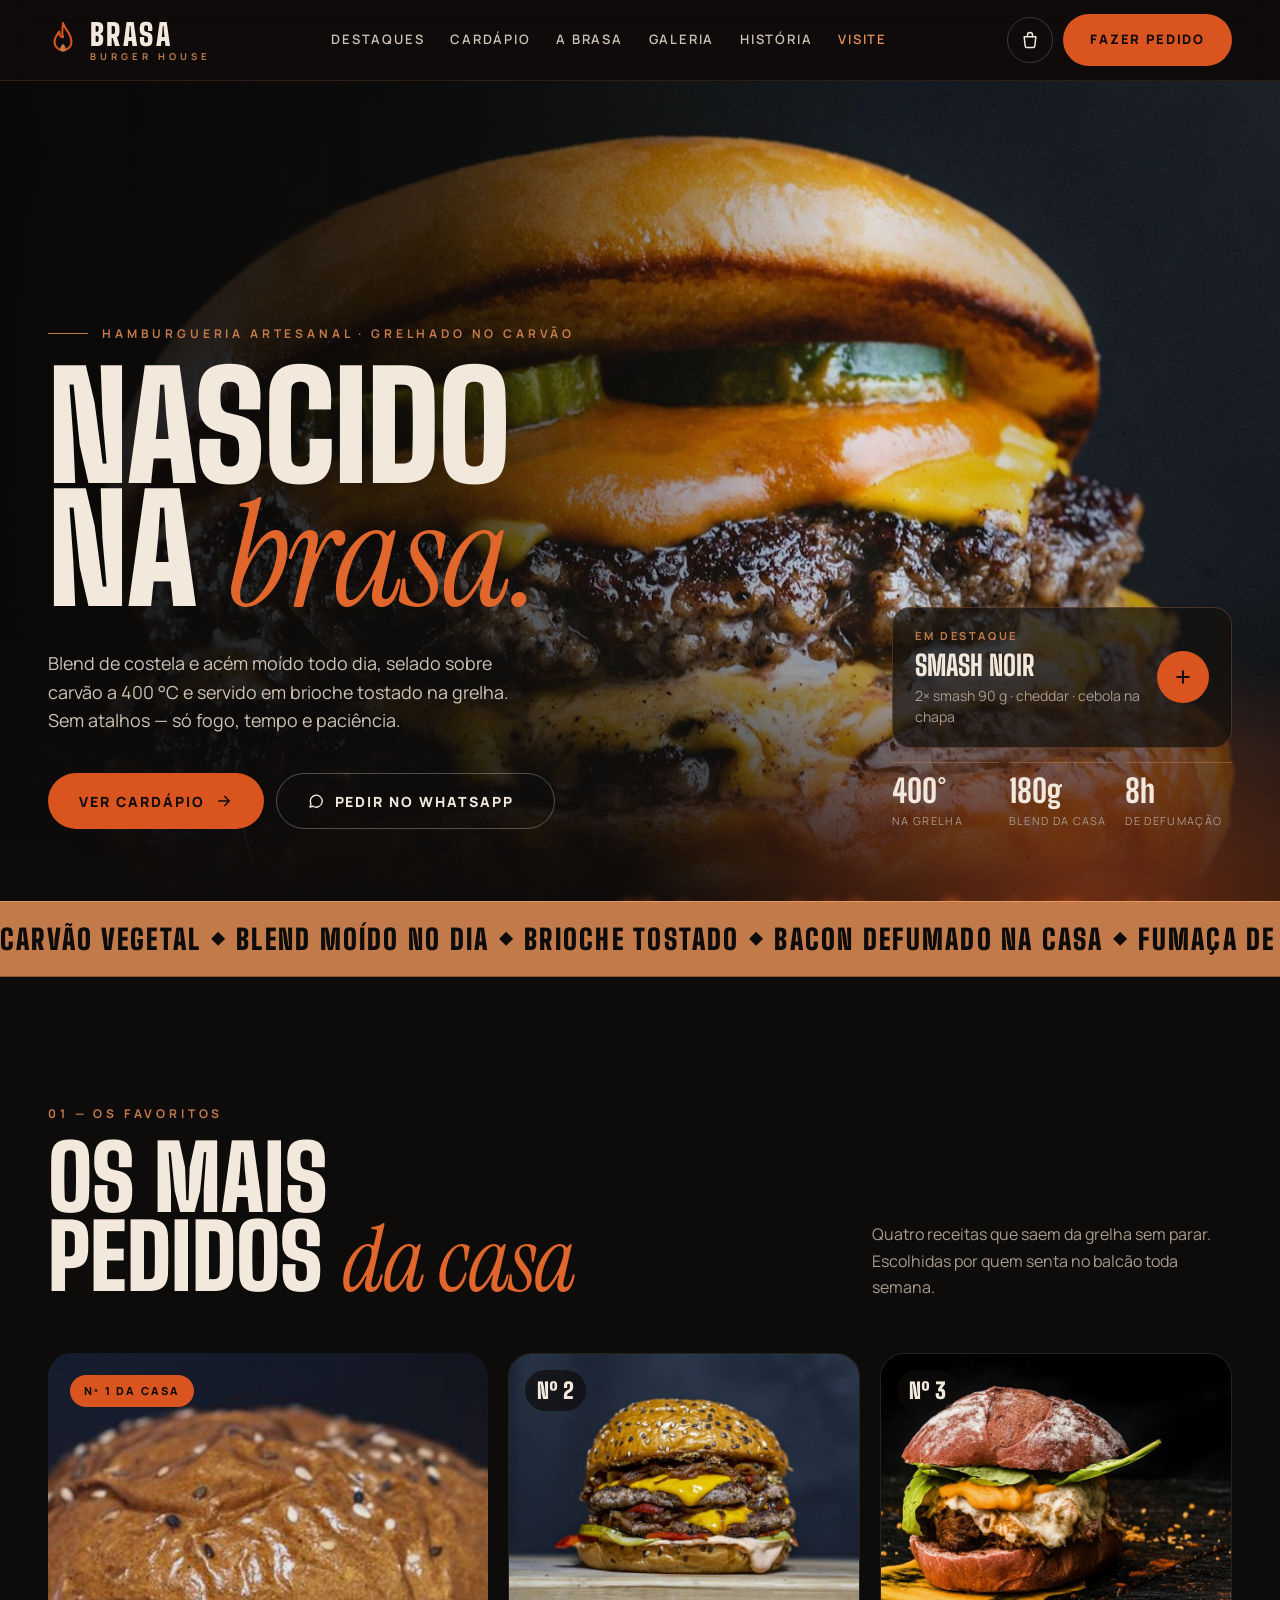
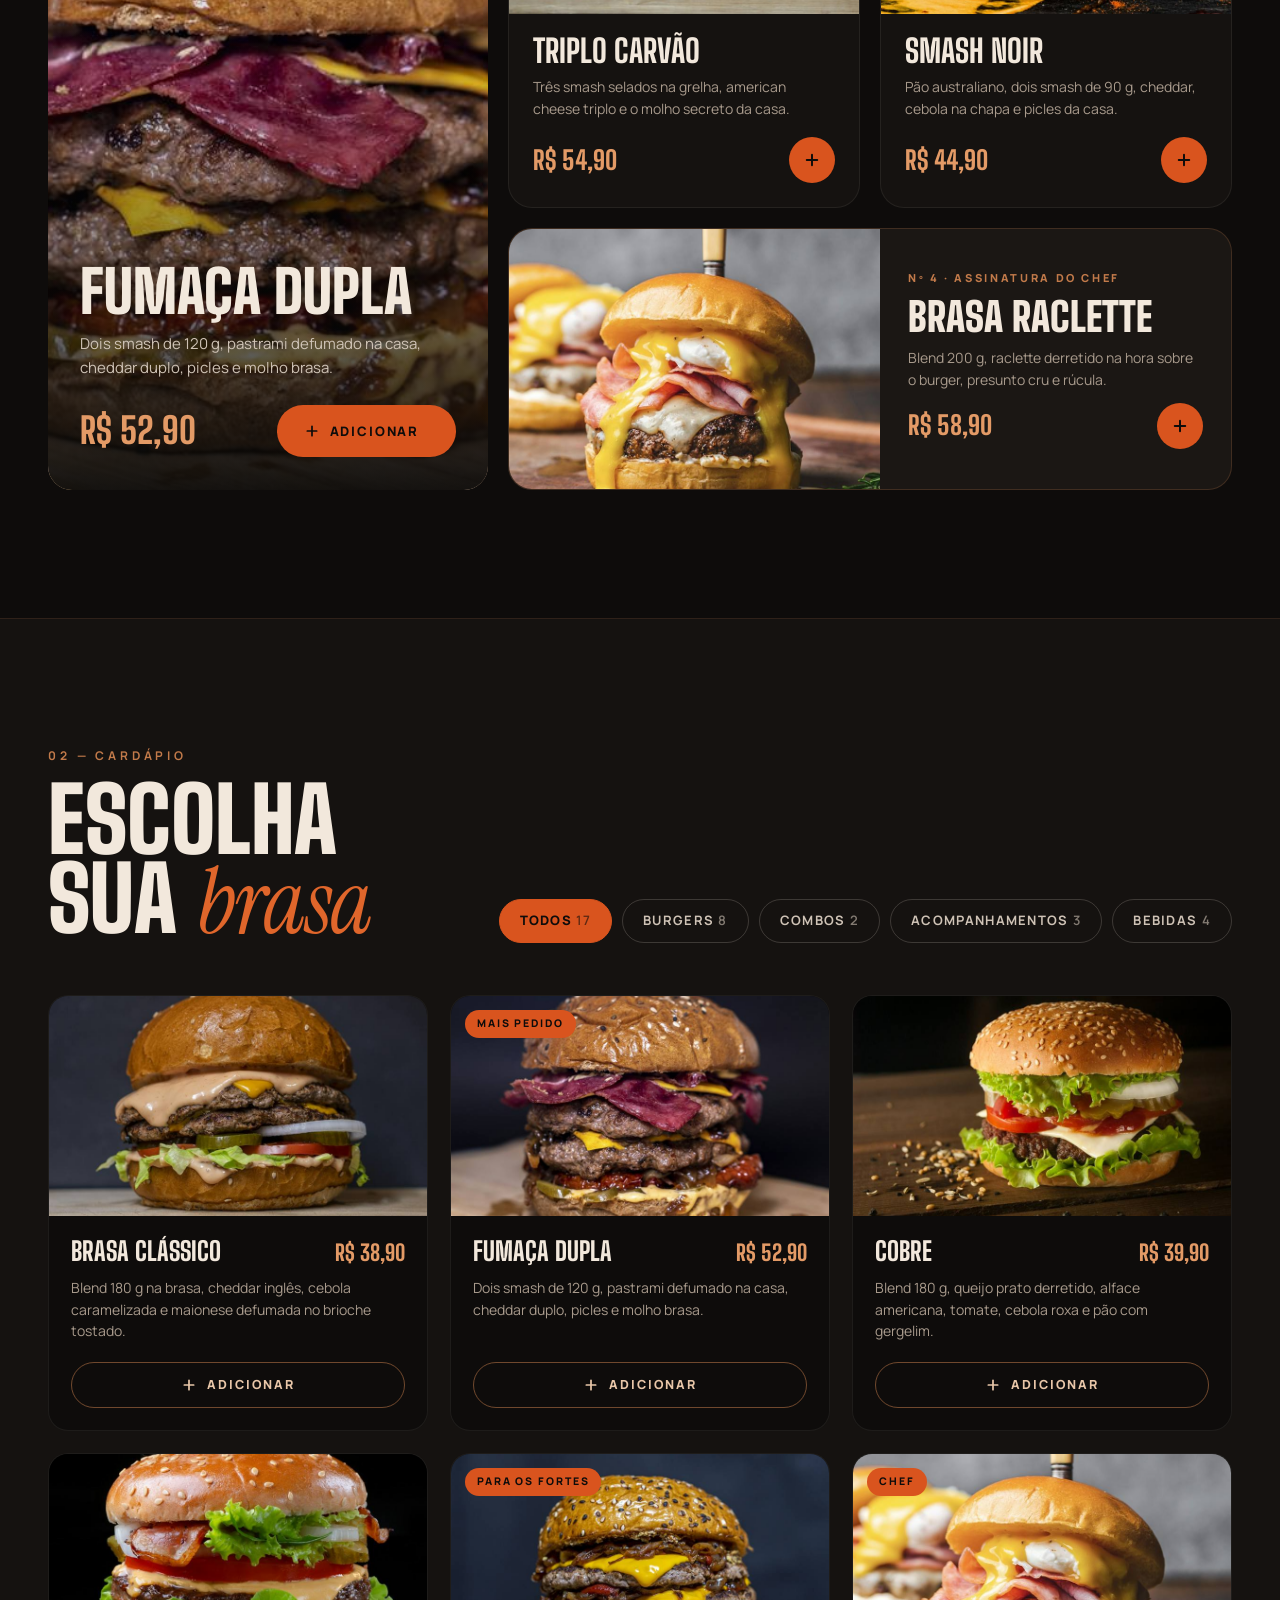
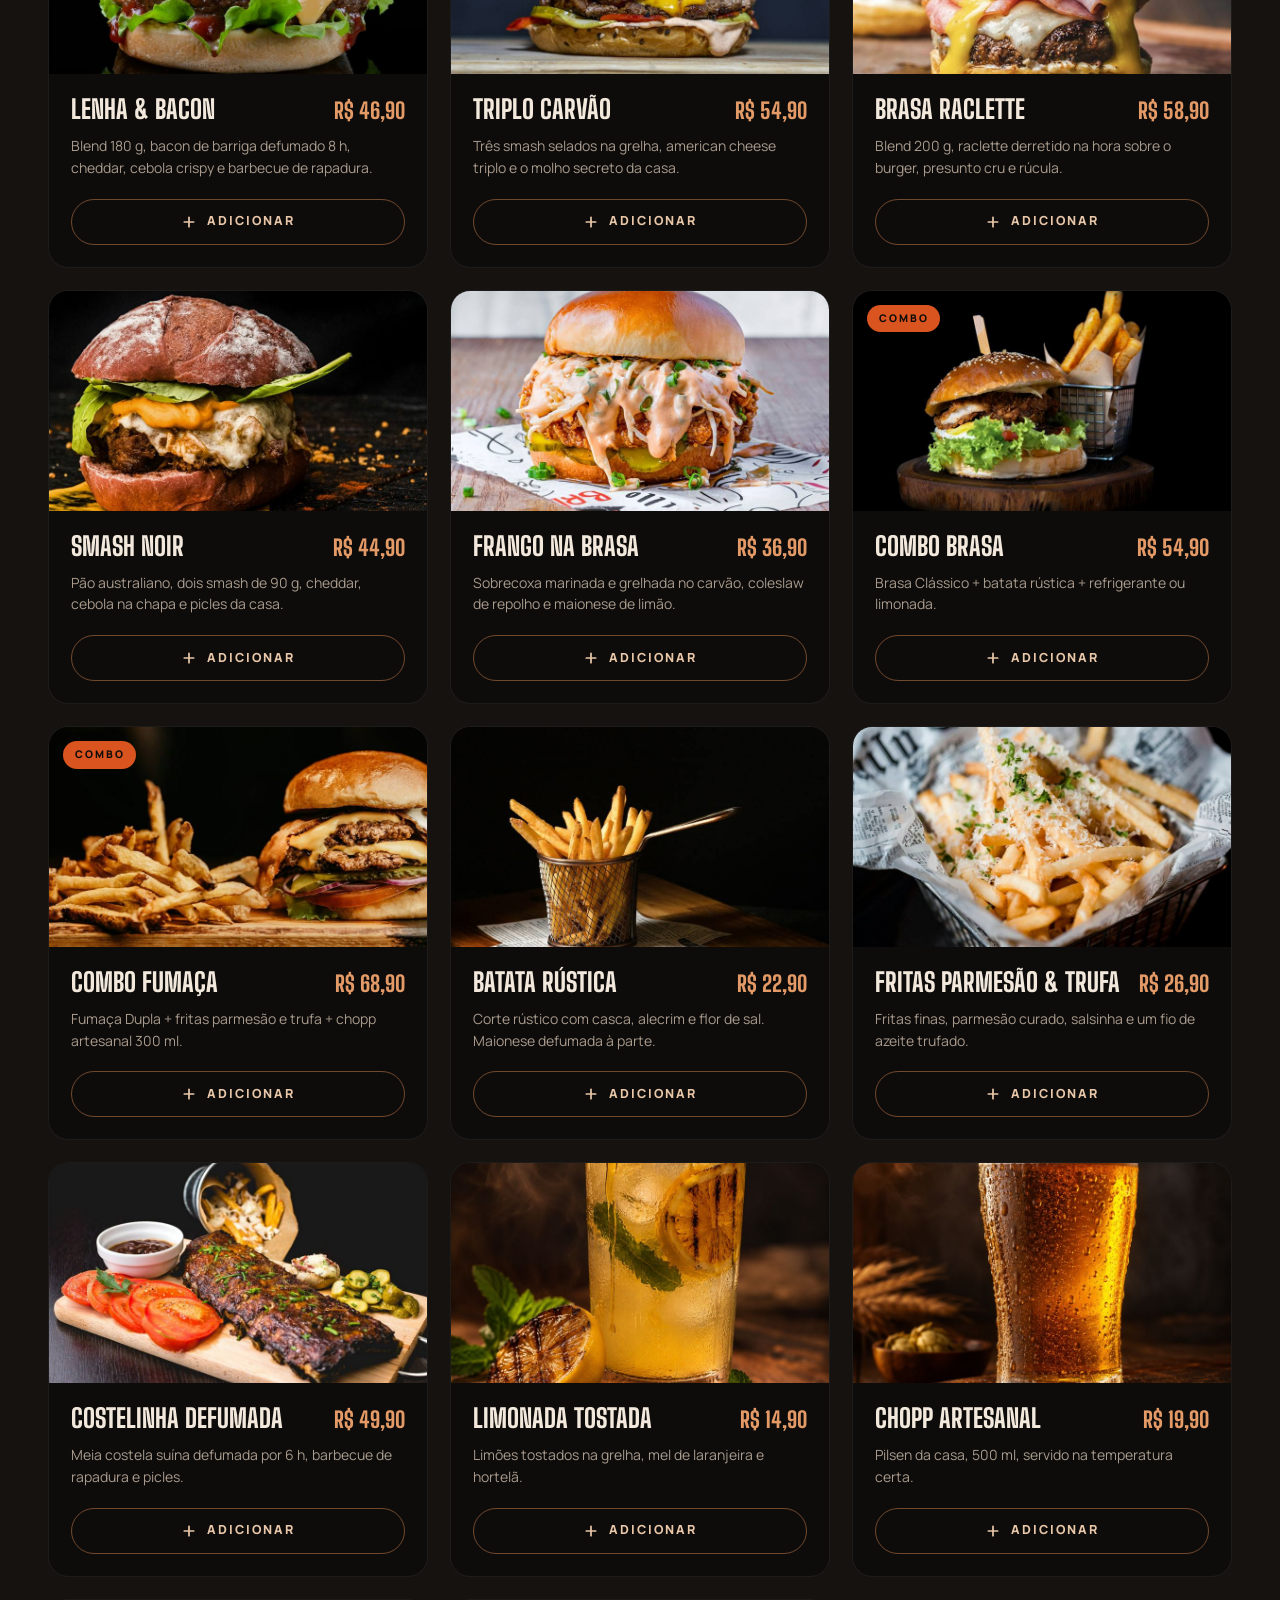
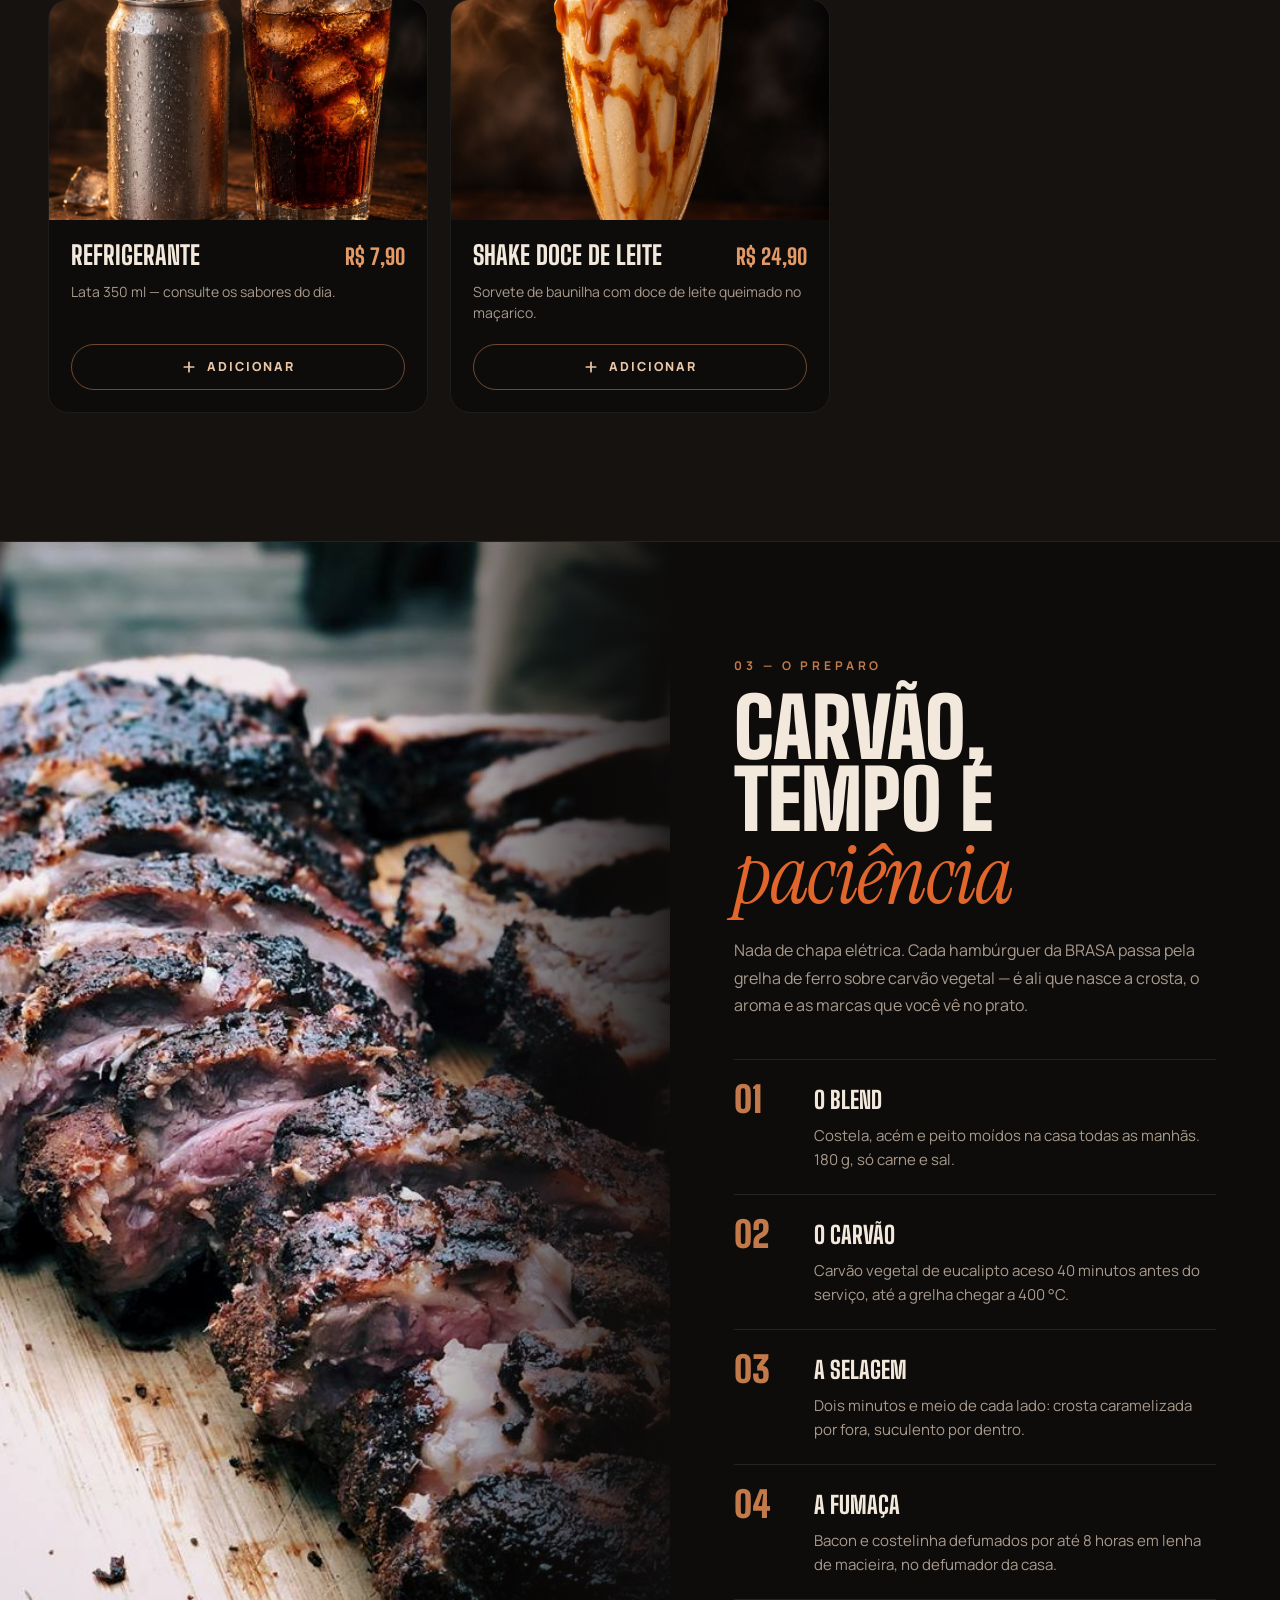
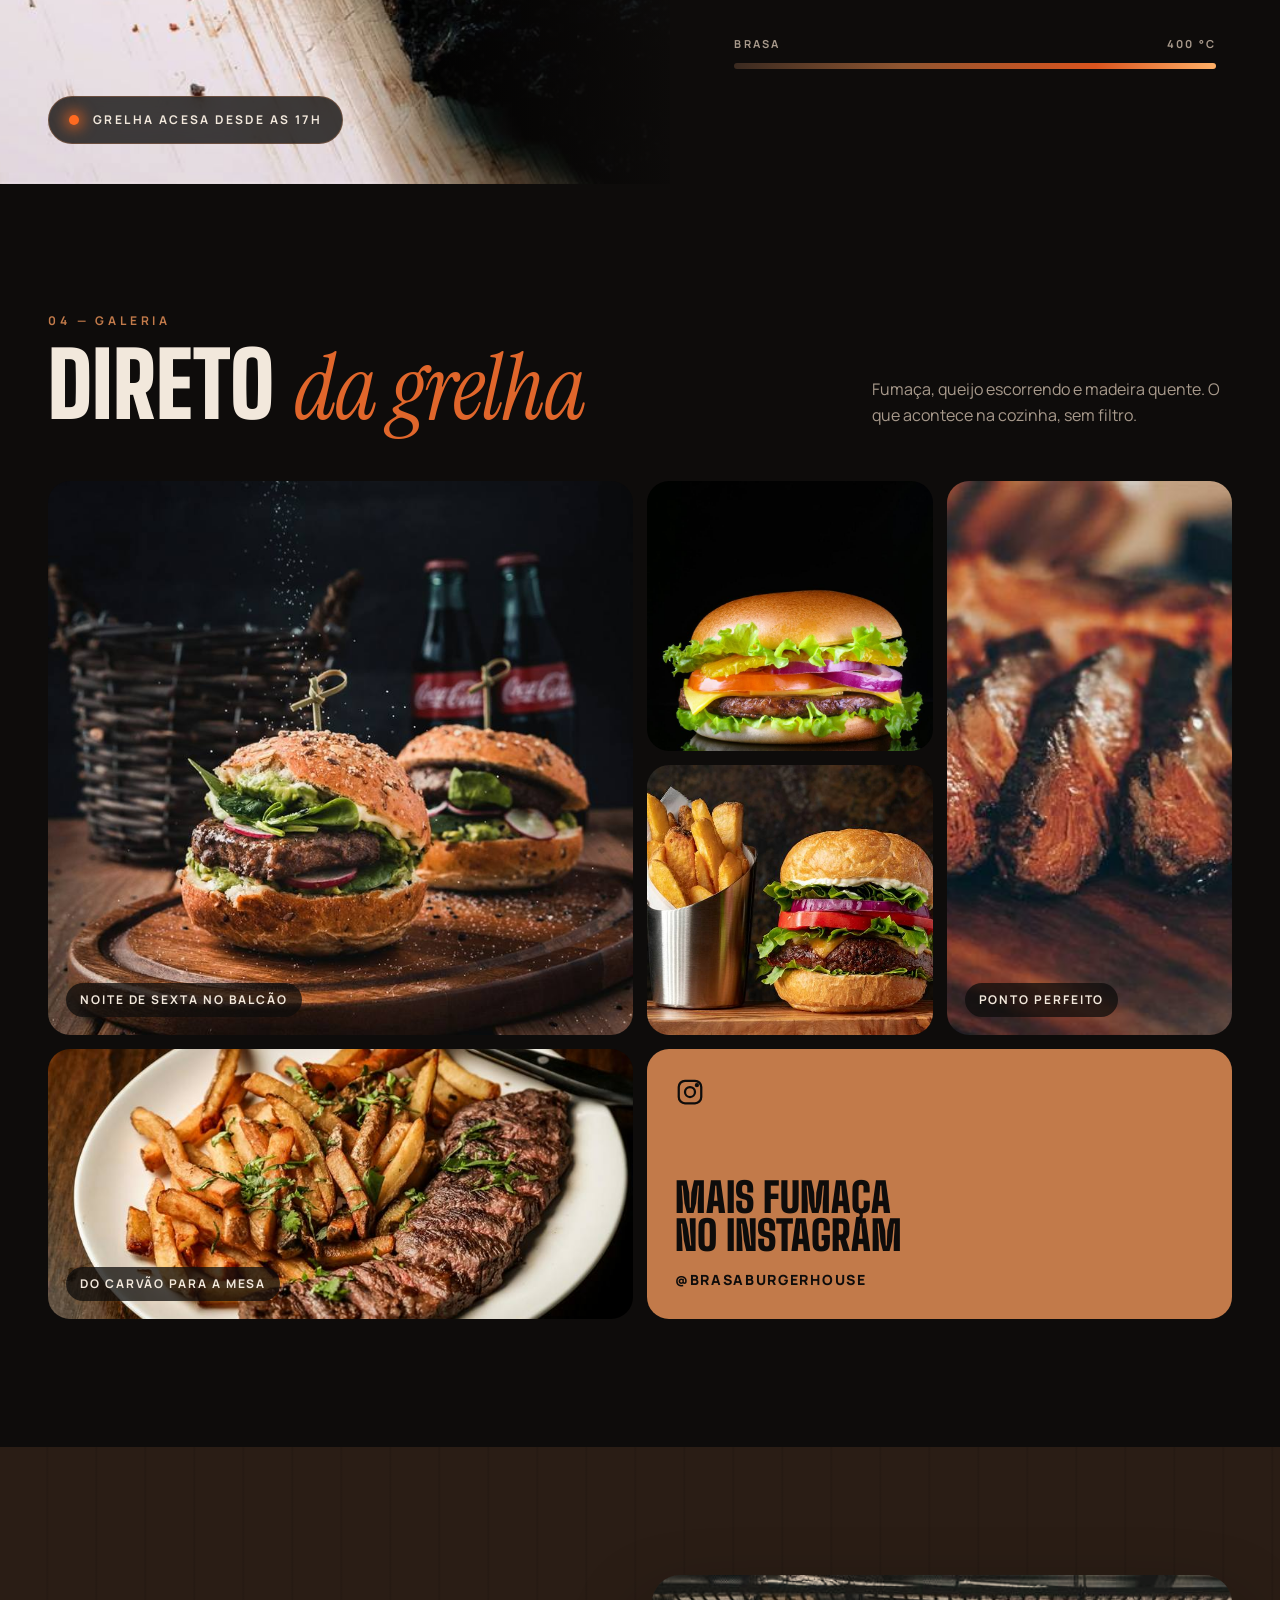
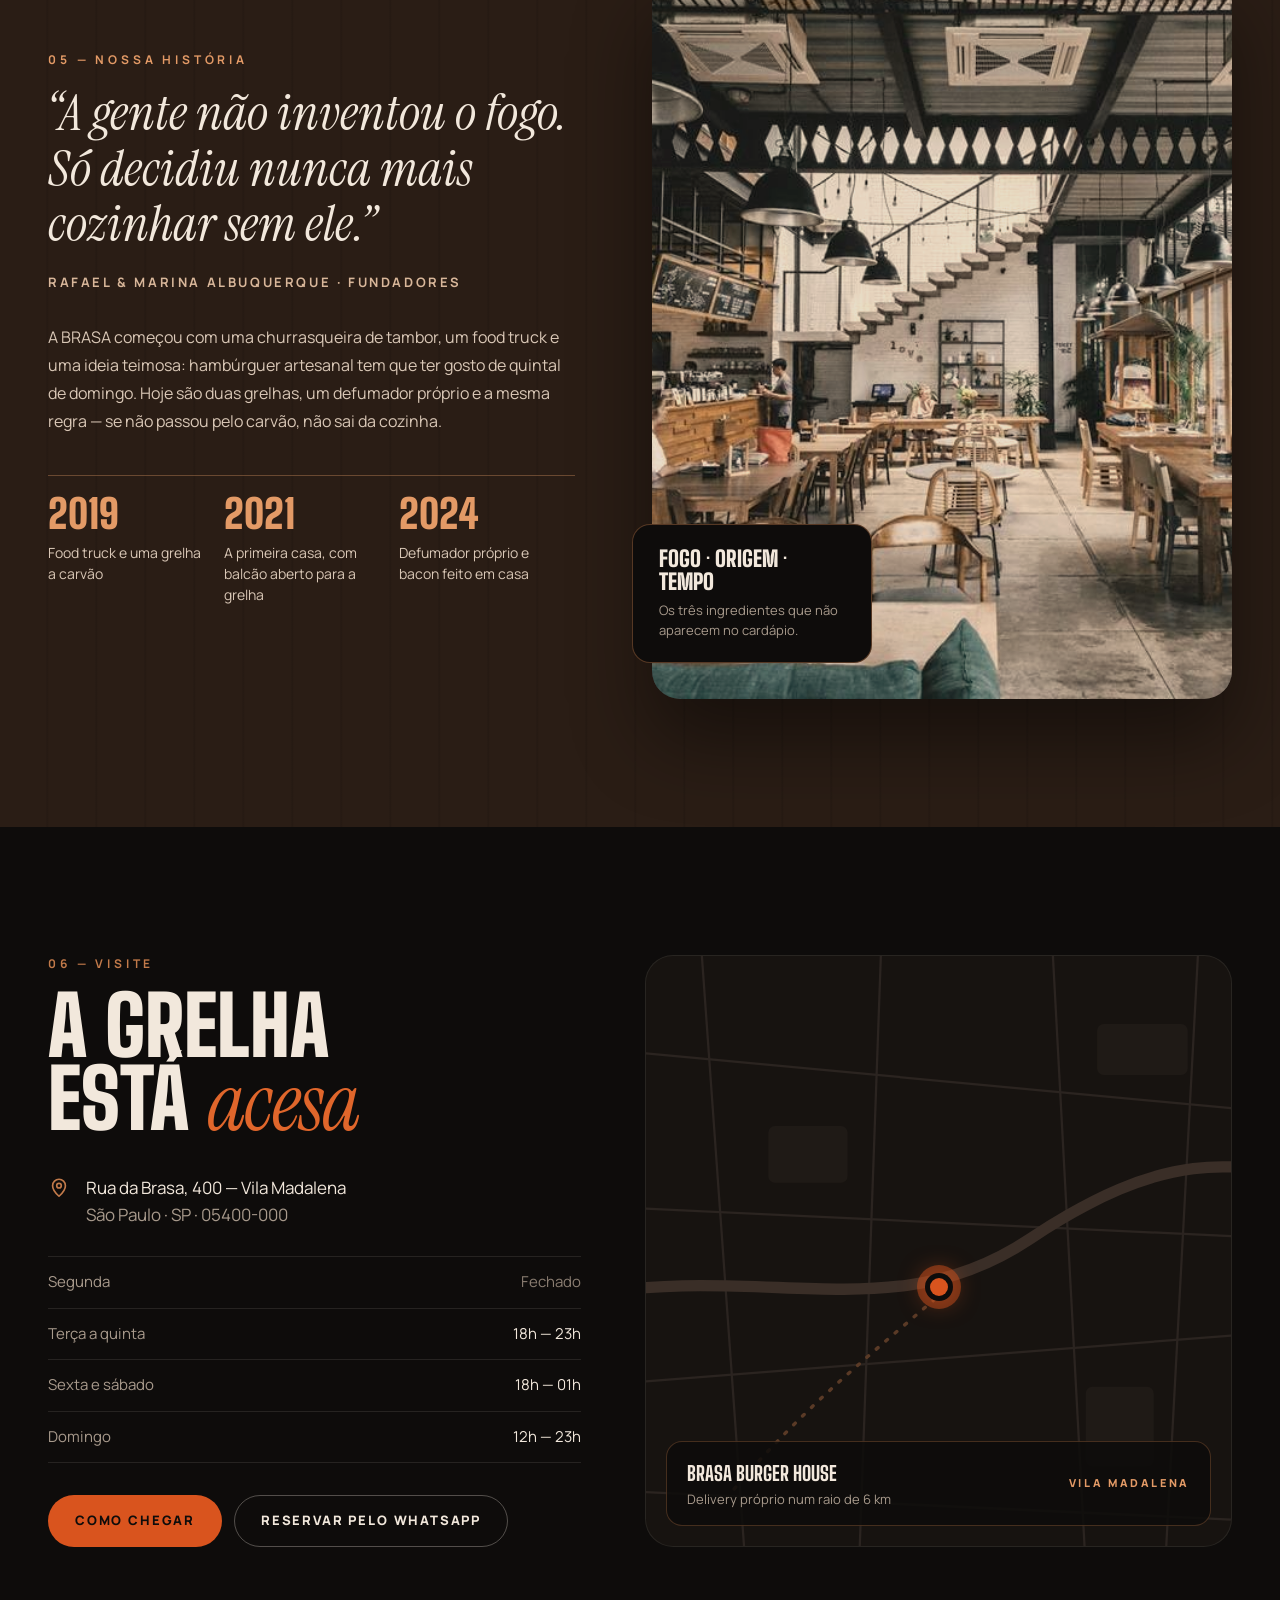
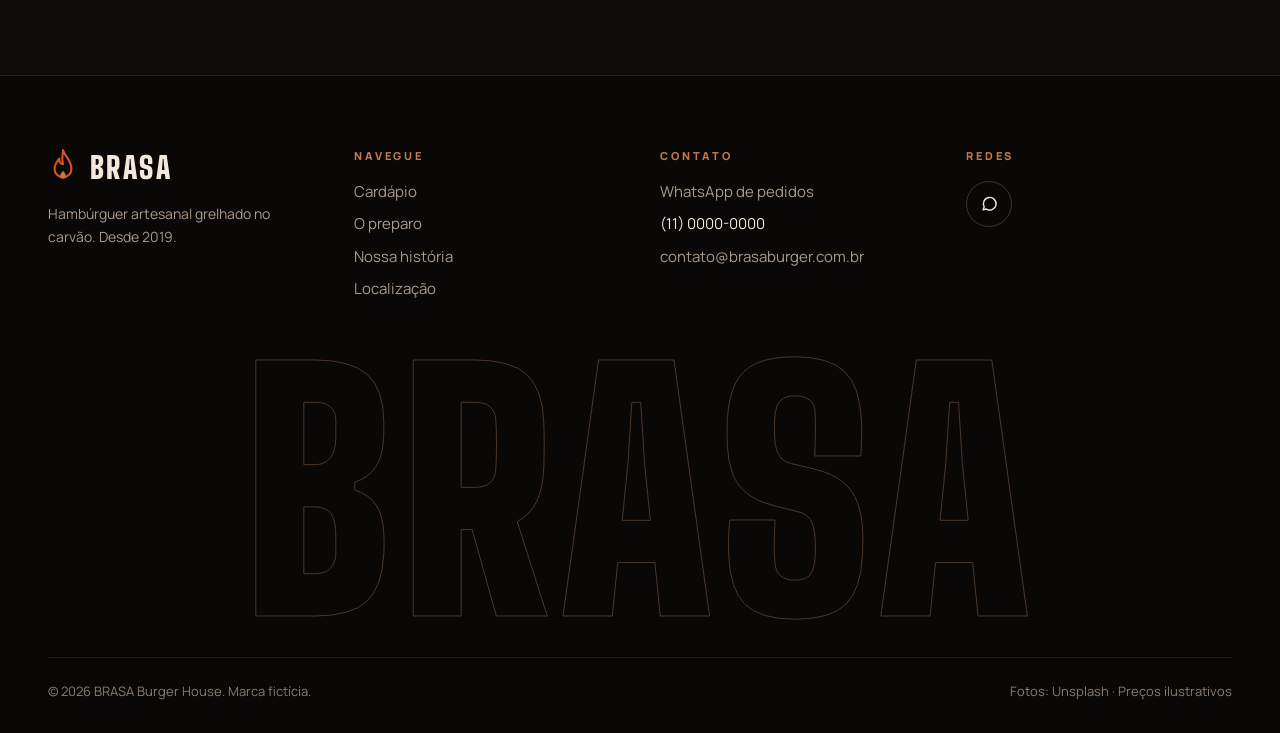
<file: brasa-burger-house/index.html>
<!doctype html>
<html lang="pt-BR">
<head>
  <meta charset="utf-8">
  <meta name="viewport" content="width=device-width, initial-scale=1">
  <title>BRASA Burger House — Hambúrguer artesanal na brasa | Vila Madalena, SP</title>
  <meta name="description" content="Hamburgueria artesanal premium na Vila Madalena. Blends moídos no dia, grelhados no carvão a 400 °C, bacon defumado na casa. Veja o cardápio e peça pelo WhatsApp.">
  <meta name="theme-color" content="#0E0C0B">
  <link rel="canonical" href="https://brasaburguerhouse.netlify.app/">

  <!-- Compartilhamento (WhatsApp, Instagram, Facebook) -->
  <meta property="og:type" content="restaurant.restaurant">
  <meta property="og:locale" content="pt_BR">
  <meta property="og:site_name" content="BRASA Burger House">
  <meta property="og:title" content="BRASA Burger House — Nascido na brasa">
  <meta property="og:description" content="Hambúrguer artesanal grelhado no carvão. Veja o cardápio e peça pelo WhatsApp.">
  <meta property="og:url" content="https://brasaburguerhouse.netlify.app/">
  <meta property="og:image" content="https://brasaburguerhouse.netlify.app/img/og-image.jpg">
  <meta property="og:image:width" content="1200">
  <meta property="og:image:height" content="630">
  <meta property="og:image:alt" content="Hambúrguer smash com cheddar derretido sobre fundo escuro">
  <meta name="twitter:card" content="summary_large_image">

  <link rel="icon" href="favicon.svg" type="image/svg+xml">
  <link rel="manifest" href="site.webmanifest">

  <link rel="preconnect" href="https://fonts.googleapis.com">
  <link rel="preconnect" href="https://fonts.gstatic.com" crossorigin>
  <link rel="stylesheet" href="https://fonts.googleapis.com/css2?family=Big+Shoulders+Display:wght@600;700;800;900&family=Instrument+Serif:ital@0;1&family=Manrope:wght@400;500;600;700;800&display=swap">
  <link rel="preload" as="image" href="img/hero-smash.jpg" imagesrcset="img/sm/hero-smash.jpg 800w, img/hero-smash.jpg 1600w" imagesizes="100vw">
  <link rel="stylesheet" href="css/style.css">

  <script type="application/ld+json">
  {
    "@context": "https://schema.org",
    "@type": "Restaurant",
    "name": "BRASA Burger House",
    "description": "Hamburgueria artesanal com hambúrgueres grelhados no carvão.",
    "image": "https://brasaburguerhouse.netlify.app/img/og-image.jpg",
    "url": "https://brasaburguerhouse.netlify.app/",
    "servesCuisine": ["Hambúrguer", "Churrasco", "Defumados"],
    "priceRange": "$$",
    "acceptsReservations": true,
    "hasMenu": "https://brasaburguerhouse.netlify.app/#cardapio",
    "address": {
      "@type": "PostalAddress",
      "streetAddress": "Rua da Brasa, 400",
      "addressLocality": "São Paulo",
      "addressRegion": "SP",
      "postalCode": "05400-000",
      "addressCountry": "BR"
    },
    "openingHoursSpecification": [
      { "@type": "OpeningHoursSpecification", "dayOfWeek": ["Tuesday", "Wednesday", "Thursday"], "opens": "18:00", "closes": "23:00" },
      { "@type": "OpeningHoursSpecification", "dayOfWeek": ["Friday", "Saturday"], "opens": "18:00", "closes": "01:00" },
      { "@type": "OpeningHoursSpecification", "dayOfWeek": "Sunday", "opens": "12:00", "closes": "23:00" }
    ]
  }
  </script>
</head>
<body>

  <a class="skip-link" href="#conteudo">Pular para o conteúdo</a>

  <!-- ============ HEADER ============ -->
  <header class="header" id="header">
    <div class="header__bar container">
      <a href="#topo" class="logo" aria-label="BRASA Burger House — início">
        <svg class="logo__mark" width="30" height="38" viewBox="0 0 32 40" aria-hidden="true"><path d="M16 2c2 7 9 11 9 20a9 9 0 0 1-18 0c0-5 3-8 5-11 0 4 2 6 4 6-2-6 0-11 0-15z" fill="none" stroke="#D9541E" stroke-width="2.2" stroke-linejoin="round"/><path d="M16 24c1.6 2 3 3.2 3 5.4a3 3 0 0 1-6 0c0-2 1.4-3.4 3-5.4z" fill="#C27A4A"/></svg>
        <span class="logo__text">
          <span class="logo__name">BRASA</span>
          <span class="logo__sub">BURGER HOUSE</span>
        </span>
      </a>

      <nav class="nav" aria-label="Principal">
        <a href="#destaques">Destaques</a>
        <a href="#cardapio">Cardápio</a>
        <a href="#brasa">A Brasa</a>
        <a href="#galeria">Galeria</a>
        <a href="#historia">História</a>
        <a href="#visite">Visite</a>
      </nav>

      <div class="header__actions">
        <button class="icon-btn" type="button" data-open-cart>
          <span class="sr-only">Abrir carrinho<span id="cart-badge-label"></span></span>
          <svg width="20" height="20" viewBox="0 0 24 24" fill="none" stroke="currentColor" stroke-width="1.8" stroke-linecap="round" stroke-linejoin="round" aria-hidden="true"><path d="M5 8h14l-1.2 11.2a2 2 0 0 1-2 1.8H8.2a2 2 0 0 1-2-1.8z"/><path d="M9 8V6a3 3 0 0 1 6 0v2"/></svg>
          <span class="cart-badge" id="cart-badge" aria-hidden="true" hidden>0</span>
        </button>
        <button class="btn btn--fire hide-sm" type="button" data-open-cart>Fazer pedido</button>
        <button class="icon-btn menu-toggle" type="button" id="menu-toggle" aria-label="Abrir menu" aria-expanded="false" aria-controls="mobile-nav">
          <svg width="20" height="20" viewBox="0 0 24 24" fill="none" stroke="currentColor" stroke-width="1.8" stroke-linecap="round" aria-hidden="true"><path d="M4 7h16M4 12h16M4 17h10"/></svg>
        </button>
      </div>
    </div>

    <nav class="mobile-nav container" id="mobile-nav" aria-label="Menu móvel" hidden>
      <a href="#destaques">Destaques</a>
      <a href="#cardapio">Cardápio</a>
      <a href="#brasa">A Brasa</a>
      <a href="#galeria">Galeria</a>
      <a href="#historia">História</a>
      <a href="#visite">Visite</a>
    </nav>
  </header>

  <main id="conteudo" tabindex="-1">

    <!-- ============ HERO ============ -->
    <section class="hero" id="topo" aria-labelledby="hero-titulo">
      <img class="hero__img" src="img/hero-smash.jpg" srcset="img/sm/hero-smash.jpg 800w, img/hero-smash.jpg 1600w" sizes="100vw" width="1600" height="2400" fetchpriority="high" alt="Hambúrguer smash com cheddar derretido e crosta tostada da grelha, sobre fundo escuro">
      <div class="hero__shade" aria-hidden="true"></div>
      <div class="hero__glow" aria-hidden="true"></div>
      <div class="embers" id="embers" aria-hidden="true"></div>

      <div class="hero__content container">
        <div class="hero__copy">
          <p class="eyebrow fade-up"><span class="eyebrow__line" aria-hidden="true"></span>Hamburgueria artesanal · Grelhado no carvão</p>
          <h1 class="hero__title fade-up d1" id="hero-titulo">Nascido<br>na <em>brasa.</em></h1>
          <p class="hero__lead fade-up d2">Blend de costela e acém moído todo dia, selado sobre carvão a 400 °C e servido em brioche tostado na grelha. Sem atalhos — só fogo, tempo e paciência.</p>
          <div class="btn-row fade-up d3">
            <a class="btn btn--fire btn--lg" href="#cardapio">Ver cardápio
              <svg width="18" height="18" viewBox="0 0 24 24" fill="none" stroke="currentColor" stroke-width="2" stroke-linecap="round" stroke-linejoin="round" aria-hidden="true"><path d="M5 12h14M13 6l6 6-6 6"/></svg>
            </a>
            <a class="btn btn--ghost btn--lg" href="https://wa.me/" data-wa target="_blank" rel="noopener">
              <svg width="18" height="18" viewBox="0 0 24 24" fill="none" stroke="currentColor" stroke-width="1.8" stroke-linecap="round" stroke-linejoin="round" aria-hidden="true"><path d="M4 20l1.3-3.9A8 8 0 1 1 8 19z"/></svg>
              Pedir no WhatsApp<span class="sr-only"> (abre em nova aba)</span>
            </a>
          </div>
        </div>

        <div class="hero__side fade-up d4">
          <div class="feature-chip">
            <div>
              <p class="feature-chip__label">Em destaque</p>
              <p class="feature-chip__name">Smash Noir</p>
              <p class="feature-chip__desc">2× smash 90 g · cheddar · cebola na chapa</p>
            </div>
            <button class="round-btn round-btn--lg" type="button" data-add="b7" aria-label="Adicionar Smash Noir ao carrinho">
              <svg width="20" height="20" viewBox="0 0 24 24" fill="none" stroke="currentColor" stroke-width="2.4" stroke-linecap="round" aria-hidden="true"><path d="M12 5v14M5 12h14"/></svg>
            </button>
          </div>
          <dl class="stats">
            <div class="stat"><dt class="stat__label">na grelha</dt><dd class="stat__num">400°</dd></div>
            <div class="stat"><dt class="stat__label">blend da casa</dt><dd class="stat__num">180g</dd></div>
            <div class="stat"><dt class="stat__label">de defumação</dt><dd class="stat__num">8h</dd></div>
          </dl>
        </div>
      </div>
    </section>

    <!-- ============ FAIXA ============ -->
    <div class="marquee" aria-hidden="true">
      <div class="marquee__track">
        <span>Carvão vegetal ◆ Blend moído no dia ◆ Brioche tostado ◆ Bacon defumado na casa ◆ Fumaça de macieira ◆ Queijo derretido na grelha ◆&nbsp;</span>
        <span>Carvão vegetal ◆ Blend moído no dia ◆ Brioche tostado ◆ Bacon defumado na casa ◆ Fumaça de macieira ◆ Queijo derretido na grelha ◆&nbsp;</span>
      </div>
    </div>

    <!-- ============ MAIS PEDIDOS ============ -->
    <section class="section" id="destaques" aria-labelledby="destaques-titulo">
      <div class="container">
        <div class="section__head">
          <div>
            <p class="eyebrow">01 — Os favoritos</p>
            <h2 class="section__title" id="destaques-titulo">Os mais<br>pedidos <em>da casa</em></h2>
          </div>
          <p class="section__intro">Quatro receitas que saem da grelha sem parar. Escolhidas por quem senta no balcão toda semana.</p>
        </div>

        <div class="best-grid">
          <article class="best-feature zoom">
            <img src="img/fumaca-dupla.jpg" srcset="img/sm/fumaca-dupla.jpg 800w, img/fumaca-dupla.jpg 1600w" sizes="(max-width: 960px) 100vw, 520px" width="1600" height="1209" loading="lazy" decoding="async" alt="Hambúrguer duplo com pastrami, cheddar derretido e pão tostado">
            <div class="best-feature__shade" aria-hidden="true"></div>
            <span class="pill-tag">Nº 1 da casa</span>
            <div class="best-feature__body">
              <h3>Fumaça Dupla</h3>
              <p>Dois smash de 120 g, pastrami defumado na casa, cheddar duplo, picles e molho brasa.</p>
              <div class="price-row">
                <span class="price price--xl">R$ 52,90</span>
                <button class="btn btn--fire" type="button" data-add="b2">
                  <svg width="16" height="16" viewBox="0 0 24 24" fill="none" stroke="currentColor" stroke-width="2.6" stroke-linecap="round" aria-hidden="true"><path d="M12 5v14M5 12h14"/></svg>
                  Adicionar<span class="sr-only"> Fumaça Dupla</span>
                </button>
              </div>
            </div>
          </article>

          <article class="best-card">
            <div class="best-card__media zoom">
              <img src="img/sm/triplo-carvao.jpg" srcset="img/sm/triplo-carvao.jpg 800w, img/triplo-carvao.jpg 1600w" sizes="(max-width: 960px) 100vw, 420px" width="800" height="570" loading="lazy" decoding="async" alt="Hambúrguer triplo com cheddar escorrendo entre as carnes">
              <span class="rank">Nº 2</span>
            </div>
            <div class="best-card__body">
              <h3>Triplo Carvão</h3>
              <p>Três smash selados na grelha, american cheese triplo e o molho secreto da casa.</p>
              <div class="price-row">
                <span class="price price--lg">R$ 54,90</span>
                <button class="round-btn" type="button" data-add="b5" aria-label="Adicionar Triplo Carvão ao carrinho">
                  <svg width="18" height="18" viewBox="0 0 24 24" fill="none" stroke="currentColor" stroke-width="2.6" stroke-linecap="round" aria-hidden="true"><path d="M12 5v14M5 12h14"/></svg>
                </button>
              </div>
            </div>
          </article>

          <article class="best-card">
            <div class="best-card__media zoom">
              <img src="img/sm/smash-noir.jpg" srcset="img/sm/smash-noir.jpg 800w, img/smash-noir.jpg 1600w" sizes="(max-width: 960px) 100vw, 420px" width="800" height="1202" loading="lazy" decoding="async" alt="Hambúrguer em pão escuro com queijo e folhas">
              <span class="rank">Nº 3</span>
            </div>
            <div class="best-card__body">
              <h3>Smash Noir</h3>
              <p>Pão australiano, dois smash de 90 g, cheddar, cebola na chapa e picles da casa.</p>
              <div class="price-row">
                <span class="price price--lg">R$ 44,90</span>
                <button class="round-btn" type="button" data-add="b7" aria-label="Adicionar Smash Noir ao carrinho">
                  <svg width="18" height="18" viewBox="0 0 24 24" fill="none" stroke="currentColor" stroke-width="2.6" stroke-linecap="round" aria-hidden="true"><path d="M12 5v14M5 12h14"/></svg>
                </button>
              </div>
            </div>
          </article>

          <article class="best-wide">
            <div class="best-wide__media zoom">
              <img src="img/sm/brasa-raclette.jpg" srcset="img/sm/brasa-raclette.jpg 800w, img/brasa-raclette.jpg 1600w" sizes="(max-width: 960px) 100vw, 440px" width="800" height="1102" loading="lazy" decoding="async" alt="Hambúrguer coberto de queijo raclette derretido sobre tábua">
            </div>
            <div class="best-wide__body">
              <span class="kicker">Nº 4 · Assinatura do chef</span>
              <h3>Brasa Raclette</h3>
              <p>Blend 200 g, raclette derretido na hora sobre o burger, presunto cru e rúcula.</p>
              <div class="price-row">
                <span class="price price--lg">R$ 58,90</span>
                <button class="round-btn" type="button" data-add="b6" aria-label="Adicionar Brasa Raclette ao carrinho">
                  <svg width="18" height="18" viewBox="0 0 24 24" fill="none" stroke="currentColor" stroke-width="2.6" stroke-linecap="round" aria-hidden="true"><path d="M12 5v14M5 12h14"/></svg>
                </button>
              </div>
            </div>
          </article>
        </div>
      </div>
    </section>

    <!-- ============ CARDÁPIO ============ -->
    <section class="section section--graphite" id="cardapio" aria-labelledby="cardapio-titulo">
      <div class="container">
        <div class="section__head">
          <div>
            <p class="eyebrow">02 — Cardápio</p>
            <h2 class="section__title" id="cardapio-titulo">Escolha<br>sua <em>brasa</em></h2>
          </div>
          <div class="filters" id="filtros" role="group" aria-label="Filtrar cardápio por categoria"></div>
        </div>
        <div class="menu-grid" id="menu-grid">
          <noscript><p class="section__intro">Ative o JavaScript para ver o cardápio completo e montar seu pedido.</p></noscript>
        </div>
      </div>
    </section>

    <!-- ============ O PREPARO ============ -->
    <section class="prep split" id="brasa" aria-labelledby="brasa-titulo">
      <div class="prep__media">
        <img src="img/sm/preparo-costela.jpg" srcset="img/sm/preparo-costela.jpg 800w, img/preparo-costela.jpg 1600w" sizes="(max-width: 960px) 100vw, 52vw" width="800" height="1066" loading="lazy" decoding="async" alt="Costela com crosta escura de defumação sobre tábua de madeira">
        <div class="prep__shade" aria-hidden="true"></div>
        <p class="live-badge"><span class="live-badge__dot" aria-hidden="true"></span>Grelha acesa desde as 17h</p>
      </div>
      <div class="prep__body">
        <p class="eyebrow">03 — O preparo</p>
        <h2 class="section__title" id="brasa-titulo">Carvão,<br>tempo e <em>paciência</em></h2>
        <p class="prep__lead">Nada de chapa elétrica. Cada hambúrguer da BRASA passa pela grelha de ferro sobre carvão vegetal — é ali que nasce a crosta, o aroma e as marcas que você vê no prato.</p>
        <ol class="steps">
          <li><span class="steps__num" aria-hidden="true">01</span><div><h3>O blend</h3><p>Costela, acém e peito moídos na casa todas as manhãs. 180 g, só carne e sal.</p></div></li>
          <li><span class="steps__num" aria-hidden="true">02</span><div><h3>O carvão</h3><p>Carvão vegetal de eucalipto aceso 40 minutos antes do serviço, até a grelha chegar a 400 °C.</p></div></li>
          <li><span class="steps__num" aria-hidden="true">03</span><div><h3>A selagem</h3><p>Dois minutos e meio de cada lado: crosta caramelizada por fora, suculento por dentro.</p></div></li>
          <li><span class="steps__num" aria-hidden="true">04</span><div><h3>A fumaça</h3><p>Bacon e costelinha defumados por até 8 horas em lenha de macieira, no defumador da casa.</p></div></li>
        </ol>
        <div class="heat" aria-hidden="true">
          <div class="heat__labels"><span>Brasa</span><span>400 °C</span></div>
          <div class="heat__bar"></div>
        </div>
      </div>
    </section>

    <!-- ============ GALERIA ============ -->
    <section class="section" id="galeria" aria-labelledby="galeria-titulo">
      <div class="container">
        <div class="section__head">
          <div>
            <p class="eyebrow">04 — Galeria</p>
            <h2 class="section__title" id="galeria-titulo">Direto <em>da grelha</em></h2>
          </div>
          <p class="section__intro">Fumaça, queijo escorrendo e madeira quente. O que acontece na cozinha, sem filtro.</p>
        </div>
        <div class="gallery">
          <figure class="g-a zoom">
            <img src="img/sm/galeria-balcao.jpg" srcset="img/sm/galeria-balcao.jpg 800w, img/galeria-balcao.jpg 1600w" sizes="(max-width: 960px) 100vw, 660px" width="800" height="1000" loading="lazy" decoding="async" alt="Dois hambúrgueres em tábua de madeira com garrafas ao fundo, luz baixa">
            <figcaption>Noite de sexta no balcão</figcaption>
          </figure>
          <figure class="zoom">
            <img src="img/sm/galeria-burger.jpg" srcset="img/sm/galeria-burger.jpg 800w, img/galeria-burger.jpg 1600w" sizes="(max-width: 960px) 50vw, 330px" width="800" height="1199" loading="lazy" decoding="async" alt="Hambúrguer com alface, tomate e cebola roxa em fundo preto">
          </figure>
          <figure class="g-c zoom">
            <img src="img/sm/galeria-corte-grelhado.jpg" srcset="img/sm/galeria-corte-grelhado.jpg 800w, img/galeria-corte-grelhado.jpg 1600w" sizes="(max-width: 960px) 50vw, 330px" width="800" height="450" loading="lazy" decoding="async" alt="Carne fatiada com crosta de grelha sobre tábua de madeira">
            <figcaption>Ponto perfeito</figcaption>
          </figure>
          <figure class="zoom">
            <img src="img/sm/galeria-fritas-burger.jpg" srcset="img/sm/galeria-fritas-burger.jpg 800w, img/galeria-fritas-burger.jpg 1600w" sizes="(max-width: 960px) 50vw, 330px" width="800" height="534" loading="lazy" decoding="async" alt="Batatas fritas rústicas em copo de metal ao lado de um hambúrguer">
          </figure>
          <figure class="g-e zoom">
            <img src="img/sm/galeria-corte-fritas.jpg" srcset="img/sm/galeria-corte-fritas.jpg 800w, img/galeria-corte-fritas.jpg 1600w" sizes="(max-width: 960px) 100vw, 660px" width="800" height="534" loading="lazy" decoding="async" alt="Corte grelhado com batatas rústicas e ervas em prato branco">
            <figcaption>Do carvão para a mesa</figcaption>
          </figure>
          <div class="g-f insta-tile">
            <svg width="30" height="30" viewBox="0 0 24 24" fill="none" stroke="currentColor" stroke-width="1.8" aria-hidden="true"><rect x="3" y="3" width="18" height="18" rx="5"/><circle cx="12" cy="12" r="4"/><circle cx="17.5" cy="6.5" r="0.8" fill="currentColor"/></svg>
            <div>
              <p class="insta-tile__title">Mais fumaça<br>no Instagram</p>
              <a class="insta-tile__link" href="https://instagram.com/" data-social="instagram" data-fallback="text" target="_blank" rel="noopener">@brasaburgerhouse →</a>
            </div>
          </div>
        </div>
      </div>
    </section>

    <!-- ============ HISTÓRIA ============ -->
    <section class="section story" id="historia" aria-labelledby="historia-titulo">
      <div class="story__wood" aria-hidden="true"></div>
      <div class="container split-r story__grid">
        <div>
          <h2 class="eyebrow eyebrow--light" id="historia-titulo">05 — Nossa história</h2>
          <figure>
            <blockquote class="story__quote">“A gente não inventou o fogo. Só decidiu nunca mais cozinhar sem ele.”</blockquote>
            <figcaption class="story__author">Rafael &amp; Marina Albuquerque · Fundadores</figcaption>
          </figure>
          <p class="story__text">A BRASA começou com uma churrasqueira de tambor, um food truck e uma ideia teimosa: hambúrguer artesanal tem que ter gosto de quintal de domingo. Hoje são duas grelhas, um defumador próprio e a mesma regra — se não passou pelo carvão, não sai da cozinha.</p>
          <ol class="timeline">
            <li><p class="timeline__year">2019</p><p>Food truck e uma grelha a carvão</p></li>
            <li><p class="timeline__year">2021</p><p>A primeira casa, com balcão aberto para a grelha</p></li>
            <li><p class="timeline__year">2024</p><p>Defumador próprio e bacon feito em casa</p></li>
          </ol>
        </div>
        <div class="story__media">
          <div class="story__photo zoom">
            <img src="img/sm/salao.jpg" srcset="img/sm/salao.jpg 800w, img/salao.jpg 1600w" sizes="(max-width: 960px) 100vw, 640px" width="800" height="600" loading="lazy" decoding="async" alt="Salão da hamburgueria com mesas de madeira, luminárias pendentes e luz quente">
          </div>
          <div class="story__card">
            <p class="story__card-title">Fogo · Origem · Tempo</p>
            <p>Os três ingredientes que não aparecem no cardápio.</p>
          </div>
        </div>
      </div>
    </section>

    <!-- ============ LOCALIZAÇÃO ============ -->
    <section class="section" id="visite" aria-labelledby="visite-titulo">
      <div class="container split-r visit">
        <div class="visit__info">
          <p class="eyebrow">06 — Visite</p>
          <h2 class="section__title" id="visite-titulo">A grelha<br>está <em>acesa</em></h2>
          <address class="address">
            <svg width="22" height="22" viewBox="0 0 24 24" fill="none" stroke="#C27A4A" stroke-width="1.8" stroke-linecap="round" stroke-linejoin="round" aria-hidden="true"><path d="M12 21s7-6.2 7-11.5a7 7 0 0 0-14 0C5 14.8 12 21 12 21z"/><circle cx="12" cy="9.5" r="2.5"/></svg>
            <p>Rua da Brasa, 400 — Vila Madalena<br><span>São Paulo · SP · 05400-000</span></p>
          </address>
          <h3 class="sr-only">Horário de funcionamento</h3>
          <dl class="hours">
            <div><dt>Segunda</dt><dd class="is-closed">Fechado</dd></div>
            <div><dt>Terça a quinta</dt><dd>18h — 23h</dd></div>
            <div><dt>Sexta e sábado</dt><dd>18h — 01h</dd></div>
            <div><dt>Domingo</dt><dd>12h — 23h</dd></div>
          </dl>
          <div class="btn-row">
            <a class="btn btn--fire" href="https://www.google.com/maps" data-maps target="_blank" rel="noopener">Como chegar<span class="sr-only"> (abre o Google Maps)</span></a>
            <a class="btn btn--ghost" href="https://wa.me/" data-wa target="_blank" rel="noopener">Reservar pelo WhatsApp<span class="sr-only"> (abre em nova aba)</span></a>
          </div>
        </div>

        <div class="map" role="img" aria-label="Mapa ilustrativo da região da Vila Madalena com a localização da BRASA">
          <svg viewBox="0 0 600 520" preserveAspectRatio="xMidYMid slice" aria-hidden="true">
            <g stroke="#2B2420" stroke-width="2" fill="none">
              <path d="M-20 80 L620 140"/><path d="M-20 220 L620 250"/><path d="M-20 380 L620 330"/><path d="M-20 470 L620 500"/>
              <path d="M90 -20 L130 540"/><path d="M250 -20 L230 540"/><path d="M400 -20 L430 540"/><path d="M530 -20 L500 540"/>
            </g>
            <path d="M-20 300 C 150 270, 260 330, 380 250 S 560 180, 640 200" stroke="#3A2E27" stroke-width="10" fill="none" stroke-linecap="round"/>
            <path d="M120 470 C 180 400, 230 360, 300 300" stroke="#5A3A26" stroke-width="3" fill="none" stroke-dasharray="2 9" stroke-linecap="round"/>
            <rect x="150" y="150" width="70" height="50" rx="6" fill="#1F1A16"/>
            <rect x="430" y="380" width="60" height="70" rx="6" fill="#1F1A16"/>
            <rect x="440" y="60" width="80" height="45" rx="6" fill="#1F1A16"/>
          </svg>
          <div class="map__pin" aria-hidden="true"><span class="map__ring"></span><span class="map__dot"></span></div>
          <div class="map__card" aria-hidden="true">
            <div>
              <p class="map__name">BRASA Burger House</p>
              <p class="map__note">Delivery próprio num raio de 6 km</p>
            </div>
            <span class="kicker">Vila Madalena</span>
          </div>
        </div>
      </div>
    </section>
  </main>

  <!-- ============ RODAPÉ ============ -->
  <footer class="footer">
    <div class="container">
      <div class="footer__grid">
        <div>
          <a href="#topo" class="logo" aria-label="BRASA Burger House — voltar ao topo">
            <svg width="30" height="38" viewBox="0 0 32 40" aria-hidden="true"><path d="M16 2c2 7 9 11 9 20a9 9 0 0 1-18 0c0-5 3-8 5-11 0 4 2 6 4 6-2-6 0-11 0-15z" fill="none" stroke="#D9541E" stroke-width="2.2" stroke-linejoin="round"/><path d="M16 24c1.6 2 3 3.2 3 5.4a3 3 0 0 1-6 0c0-2 1.4-3.4 3-5.4z" fill="#C27A4A"/></svg>
            <span class="logo__name">BRASA</span>
          </a>
          <p class="footer__about">Hambúrguer artesanal grelhado no carvão. Desde 2019.</p>
        </div>
        <nav aria-labelledby="rodape-navegue">
          <h2 class="footer__title" id="rodape-navegue">Navegue</h2>
          <ul class="footer__links">
            <li><a href="#cardapio">Cardápio</a></li>
            <li><a href="#brasa">O preparo</a></li>
            <li><a href="#historia">Nossa história</a></li>
            <li><a href="#visite">Localização</a></li>
          </ul>
        </nav>
        <div>
          <h2 class="footer__title">Contato</h2>
          <ul class="footer__links">
            <li><a href="https://wa.me/" data-wa target="_blank" rel="noopener">WhatsApp de pedidos</a></li>
            <li id="contato-telefone"></li>
            <li id="contato-email"></li>
          </ul>
        </div>
        <div>
          <h2 class="footer__title">Redes</h2>
          <div class="socials">
            <a class="icon-btn" href="https://instagram.com/" data-social="instagram" target="_blank" rel="noopener" aria-label="Instagram"><svg width="19" height="19" viewBox="0 0 24 24" fill="none" stroke="currentColor" stroke-width="1.8" aria-hidden="true"><rect x="3" y="3" width="18" height="18" rx="5"/><circle cx="12" cy="12" r="4"/><circle cx="17.5" cy="6.5" r="0.8" fill="currentColor"/></svg></a>
            <a class="icon-btn" href="https://tiktok.com/" data-social="tiktok" target="_blank" rel="noopener" aria-label="TikTok"><svg width="19" height="19" viewBox="0 0 24 24" fill="none" stroke="currentColor" stroke-width="1.8" stroke-linecap="round" stroke-linejoin="round" aria-hidden="true"><path d="M14 3v11.5a3.5 3.5 0 1 1-3.5-3.5"/><path d="M14 3c.5 2.6 2.4 4.5 5 5"/></svg></a>
            <a class="icon-btn" href="https://facebook.com/" data-social="facebook" target="_blank" rel="noopener" aria-label="Facebook"><svg width="19" height="19" viewBox="0 0 24 24" fill="none" stroke="currentColor" stroke-width="1.8" stroke-linecap="round" stroke-linejoin="round" aria-hidden="true"><path d="M15 3h-2.5A3.5 3.5 0 0 0 9 6.5V21"/><path d="M6 11h8"/></svg></a>
            <a class="icon-btn" href="https://wa.me/" data-wa target="_blank" rel="noopener" aria-label="WhatsApp"><svg width="19" height="19" viewBox="0 0 24 24" fill="none" stroke="currentColor" stroke-width="1.8" stroke-linecap="round" stroke-linejoin="round" aria-hidden="true"><path d="M4 20l1.3-3.9A8 8 0 1 1 8 19z"/></svg></a>
          </div>
        </div>
      </div>
      <p class="footer__word" aria-hidden="true">BRASA</p>
      <div class="footer__bottom">
        <p>© <span id="ano">2026</span> BRASA Burger House. Marca fictícia.</p>
        <p>Fotos: Unsplash · Preços ilustrativos</p>
      </div>
    </div>
  </footer>

  <!-- ============ AVISO "ADICIONADO" ============ -->
  <div class="toast" id="toast" role="status" hidden>
    <svg width="18" height="18" viewBox="0 0 24 24" fill="none" stroke="#B4451A" stroke-width="2.6" stroke-linecap="round" stroke-linejoin="round" aria-hidden="true"><path d="M5 12.5l4.5 4.5L19 7.5"/></svg>
    <span id="toast-text"></span>
    <button type="button" class="toast__btn" data-open-cart>Ver<span class="sr-only"> carrinho</span></button>
  </div>

  <!-- ============ CARRINHO ============ -->
  <div class="cart" id="cart" role="dialog" aria-modal="true" aria-labelledby="cart-title" hidden>
    <button class="cart__backdrop" type="button" data-close-cart tabindex="-1" aria-label="Fechar carrinho"></button>
    <aside class="cart__panel">
      <div class="cart__head">
        <div>
          <h2 class="cart__title" id="cart-title">Seu pedido</h2>
          <p class="cart__count" id="cart-count" aria-live="polite">0 itens</p>
        </div>
        <button class="icon-btn" id="cart-close" type="button" data-close-cart aria-label="Fechar carrinho">
          <svg width="18" height="18" viewBox="0 0 24 24" fill="none" stroke="currentColor" stroke-width="2" stroke-linecap="round" aria-hidden="true"><path d="M6 6l12 12M18 6L6 18"/></svg>
        </button>
      </div>

      <!-- Etapa 1: itens -->
      <div class="cart__view" id="cart-view">
        <div class="cart__body">
          <div class="cart__empty" id="cart-empty">
            <svg width="52" height="64" viewBox="0 0 32 40" aria-hidden="true"><path d="M16 2c2 7 9 11 9 20a9 9 0 0 1-18 0c0-5 3-8 5-11 0 4 2 6 4 6-2-6 0-11 0-15z" fill="none" stroke="#8F5530" stroke-width="1.6" stroke-linejoin="round"/></svg>
            <p class="cart__empty-title">Carrinho vazio</p>
            <p>A brasa já está acesa. Escolha seu burger no cardápio.</p>
            <a class="btn btn--fire" href="#cardapio" data-close-cart>Ver cardápio</a>
          </div>
          <ul class="cart__lines" id="cart-lines" aria-label="Itens no carrinho"></ul>
        </div>

        <div class="cart__foot" id="cart-foot" hidden>
          <div class="cart__row"><span>Subtotal</span><span data-total="subtotal">R$ 0,00</span></div>
          <div class="cart__row"><span>Entrega (estimativa)</span><span data-total="fee">R$ 0,00</span></div>
          <div class="cart__row cart__row--total"><span>Total</span><span data-total="total">R$ 0,00</span></div>
          <button class="btn btn--fire btn--block" type="button" data-view="checkout">Finalizar pedido
            <svg width="18" height="18" viewBox="0 0 24 24" fill="none" stroke="currentColor" stroke-width="2" stroke-linecap="round" stroke-linejoin="round" aria-hidden="true"><path d="M5 12h14M13 6l6 6-6 6"/></svg>
          </button>
          <p class="cart__note">Carrinho demonstrativo — o pedido é confirmado pelo WhatsApp.</p>
        </div>
      </div>

      <!-- Etapa 2: dados do pedido -->
      <div class="cart__view" id="checkout-view" hidden>
        <form class="checkout" id="checkout-form" novalidate>
          <div class="cart__body">
            <button class="back-btn" type="button" data-view="cart">
              <svg width="16" height="16" viewBox="0 0 24 24" fill="none" stroke="currentColor" stroke-width="2" stroke-linecap="round" stroke-linejoin="round" aria-hidden="true"><path d="M19 12H5M11 6l-6 6 6 6"/></svg>
              Voltar aos itens
            </button>

            <div class="field">
              <label for="nome">Seu nome</label>
              <input id="nome" name="nome" type="text" autocomplete="name" required aria-describedby="nome-erro">
              <p class="field__error" id="nome-erro" hidden>Informe seu nome.</p>
            </div>

            <fieldset class="field">
              <legend>Como prefere receber?</legend>
              <div class="choice">
                <label><input type="radio" name="modo" value="entrega" checked> Entrega</label>
                <label><input type="radio" name="modo" value="retirada"> Retirar na loja</label>
              </div>
            </fieldset>

            <div class="field" id="campo-endereco">
              <label for="endereco">Endereço de entrega</label>
              <input id="endereco" name="endereco" type="text" autocomplete="street-address" placeholder="Rua, número, bairro" required aria-describedby="endereco-erro">
              <p class="field__error" id="endereco-erro" hidden>Informe o endereço para a entrega.</p>
            </div>

            <div class="field">
              <label for="pagamento">Pagamento</label>
              <select id="pagamento" name="pagamento">
                <option>Pix</option>
                <option>Cartão na entrega</option>
                <option>Dinheiro</option>
              </select>
            </div>

            <div class="field">
              <label for="obs">Observações <span class="field__opt">(opcional)</span></label>
              <textarea id="obs" name="obs" rows="3" placeholder="Ponto da carne, sem cebola, troco para…"></textarea>
            </div>
          </div>

          <div class="cart__foot">
            <div class="cart__row"><span>Subtotal</span><span data-total="subtotal">R$ 0,00</span></div>
            <div class="cart__row"><span id="checkout-fee-label">Entrega</span><span data-total="fee">R$ 0,00</span></div>
            <div class="cart__row cart__row--total"><span>Total</span><span data-total="total">R$ 0,00</span></div>
            <button class="btn btn--fire btn--block" type="submit">
              <svg width="20" height="20" viewBox="0 0 24 24" fill="none" stroke="currentColor" stroke-width="2" stroke-linecap="round" stroke-linejoin="round" aria-hidden="true"><path d="M4 20l1.3-3.9A8 8 0 1 1 8 19z"/></svg>
              Enviar pedido no WhatsApp
            </button>
            <p class="cart__note">Abre o WhatsApp com o pedido pronto para enviar.</p>
          </div>
        </form>
      </div>

      <!-- Etapa 3: confirmação -->
      <div class="cart__view" id="done-view" hidden>
        <div class="cart__body cart__done">
          <svg width="56" height="56" viewBox="0 0 24 24" fill="none" stroke="#E39A66" stroke-width="1.6" stroke-linecap="round" stroke-linejoin="round" aria-hidden="true"><circle cx="12" cy="12" r="10"/><path d="M7.5 12.5l3 3 6-6.5"/></svg>
          <h3 class="cart__empty-title" id="done-title" tabindex="-1">Pedido pronto!</h3>
          <p>Abrimos o WhatsApp com o seu pedido. É só tocar em enviar — a gente confirma o tempo de preparo por lá.</p>
          <a class="btn btn--ghost" id="done-wa" href="https://wa.me/" target="_blank" rel="noopener">Abrir o WhatsApp de novo</a>
          <button class="btn btn--fire" type="button" data-view="new">Fazer novo pedido</button>
        </div>
      </div>
    </aside>
  </div>

  <script src="js/config.js"></script>
  <script src="js/menu-data.js"></script>
  <script src="js/app.js"></script>
</body>
</html>
</file>
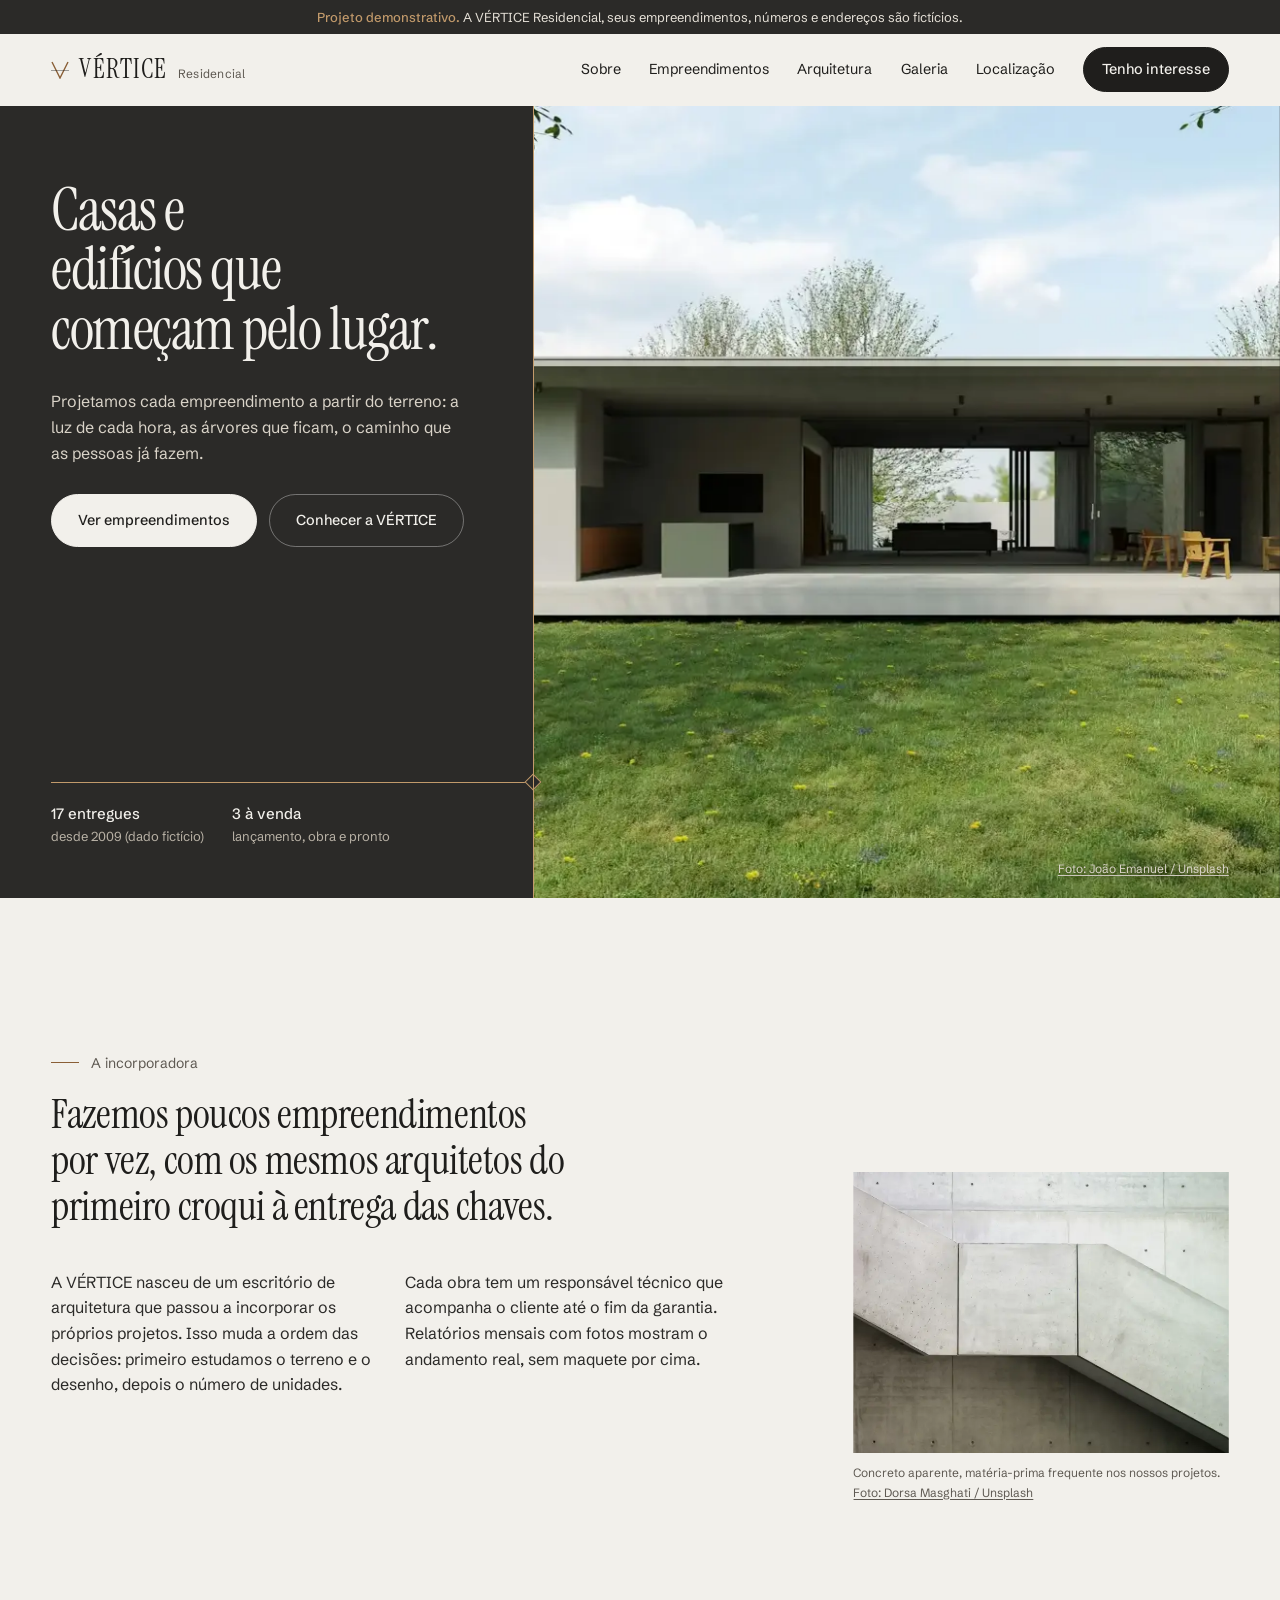
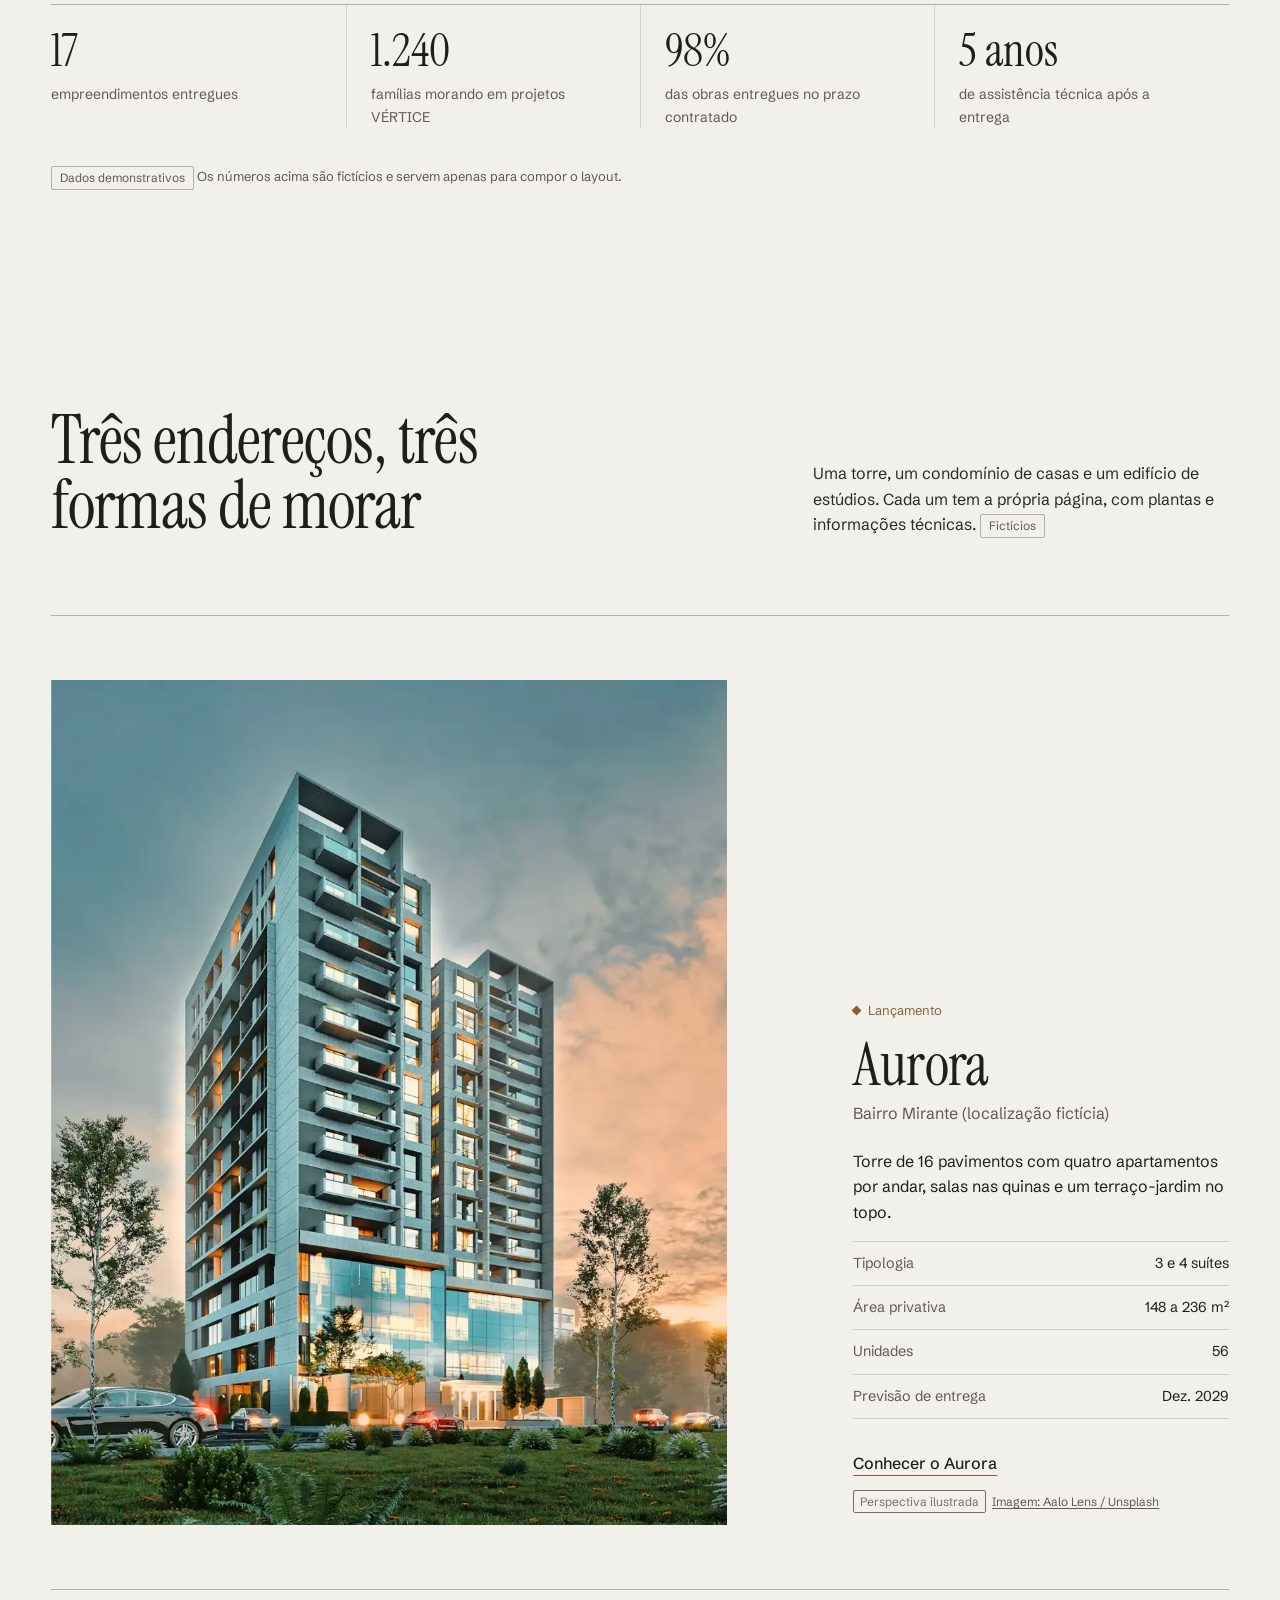
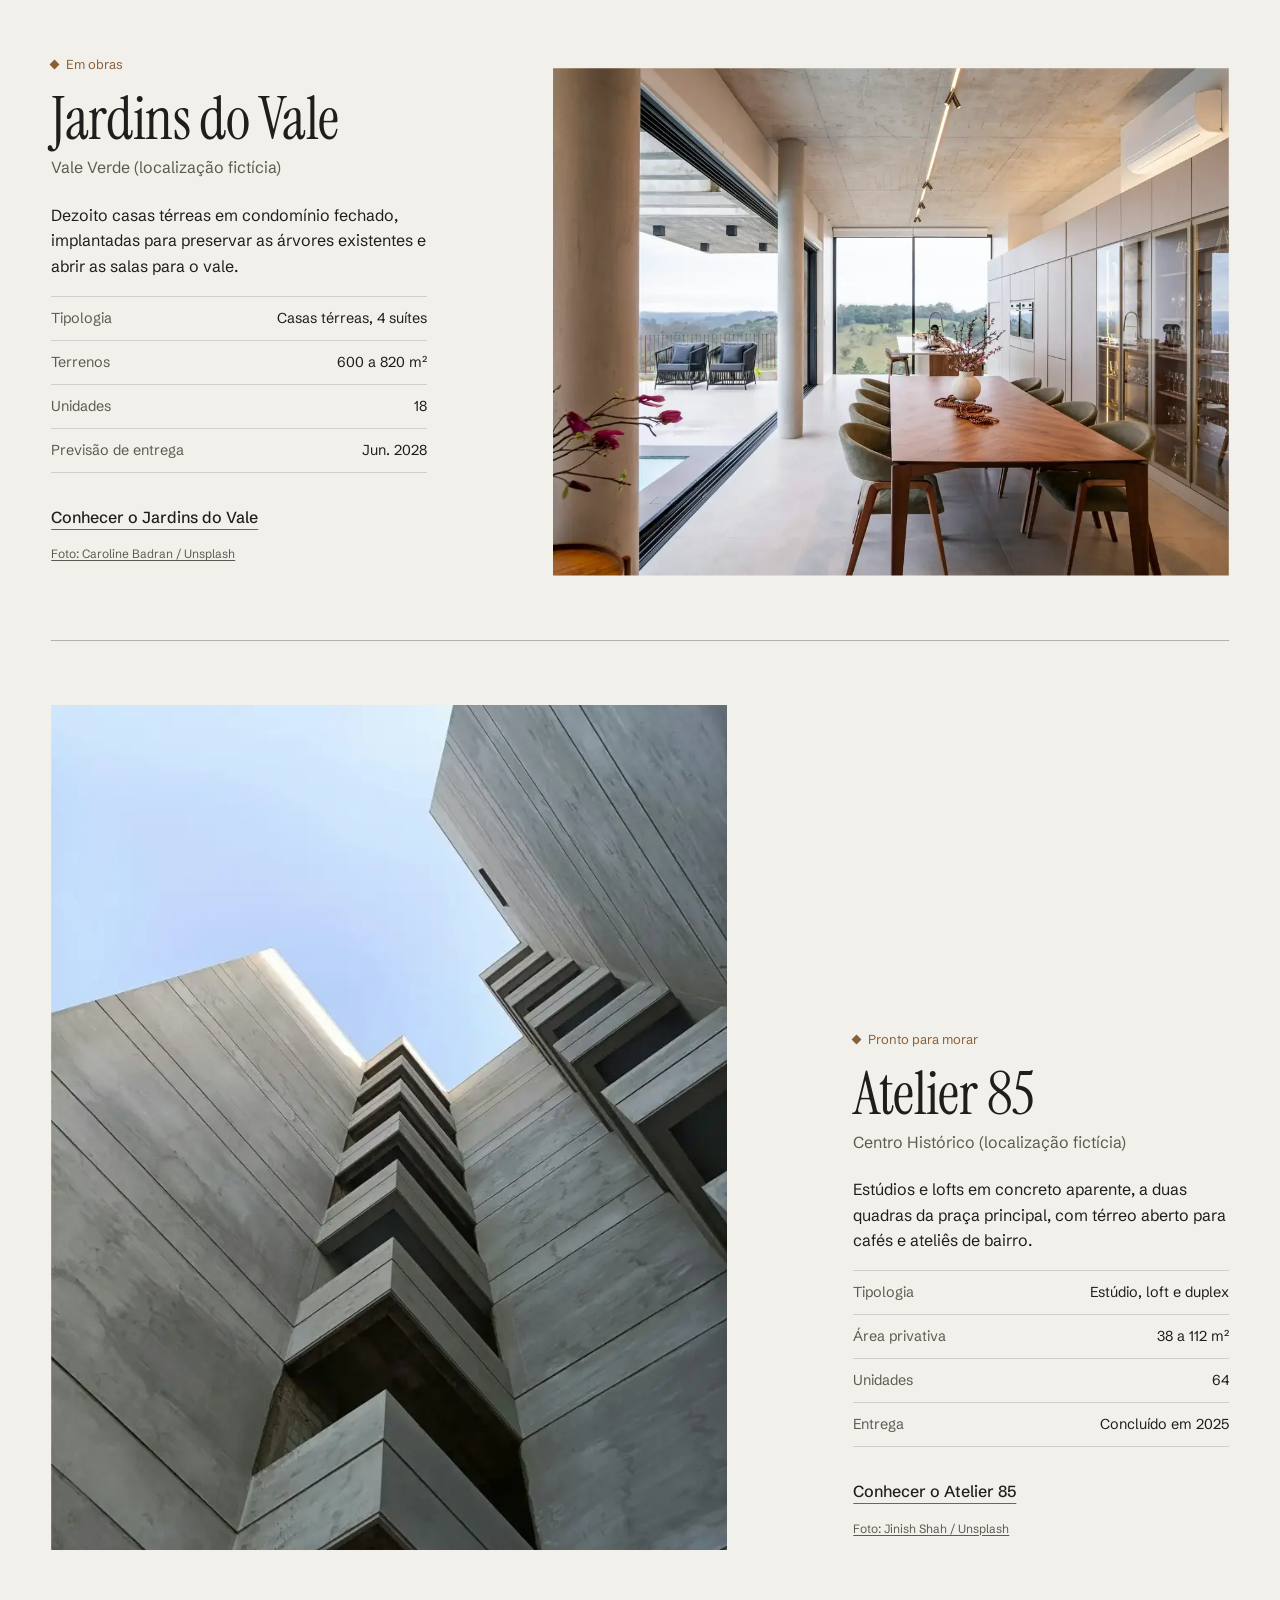
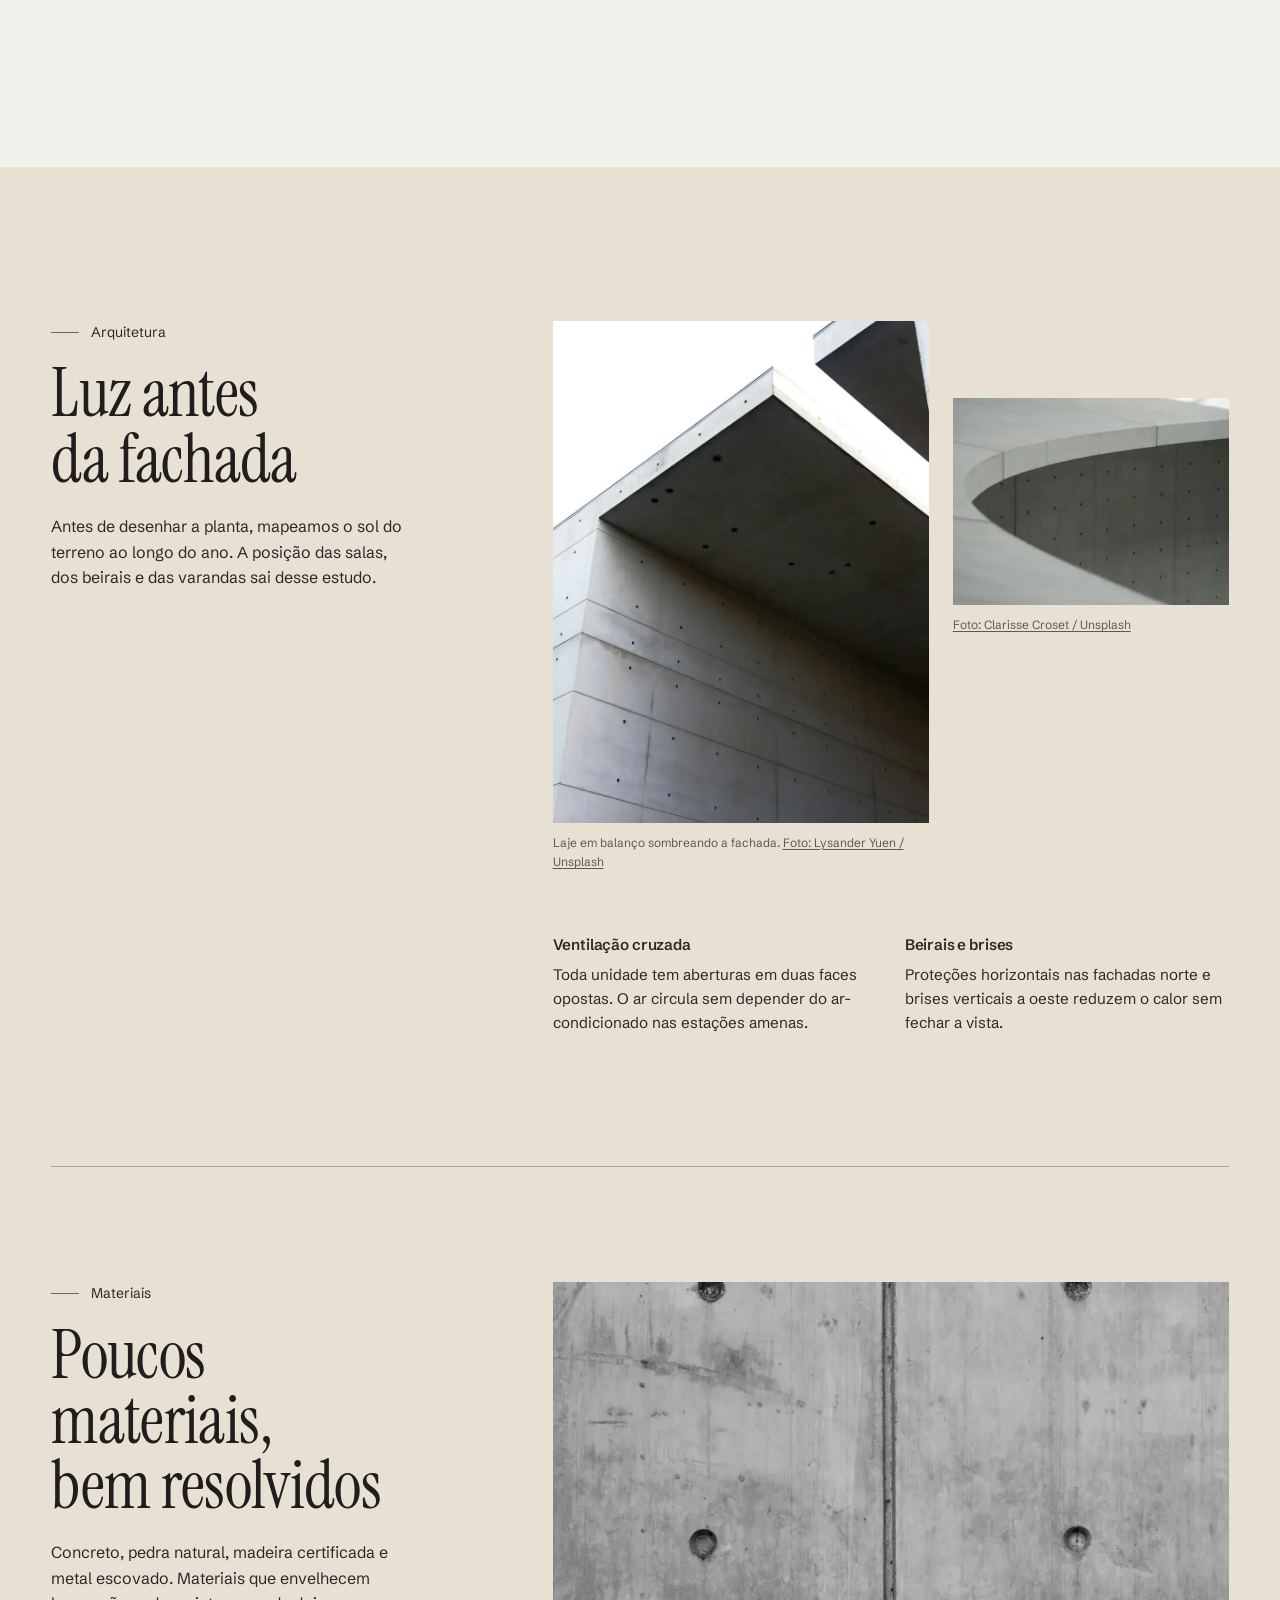
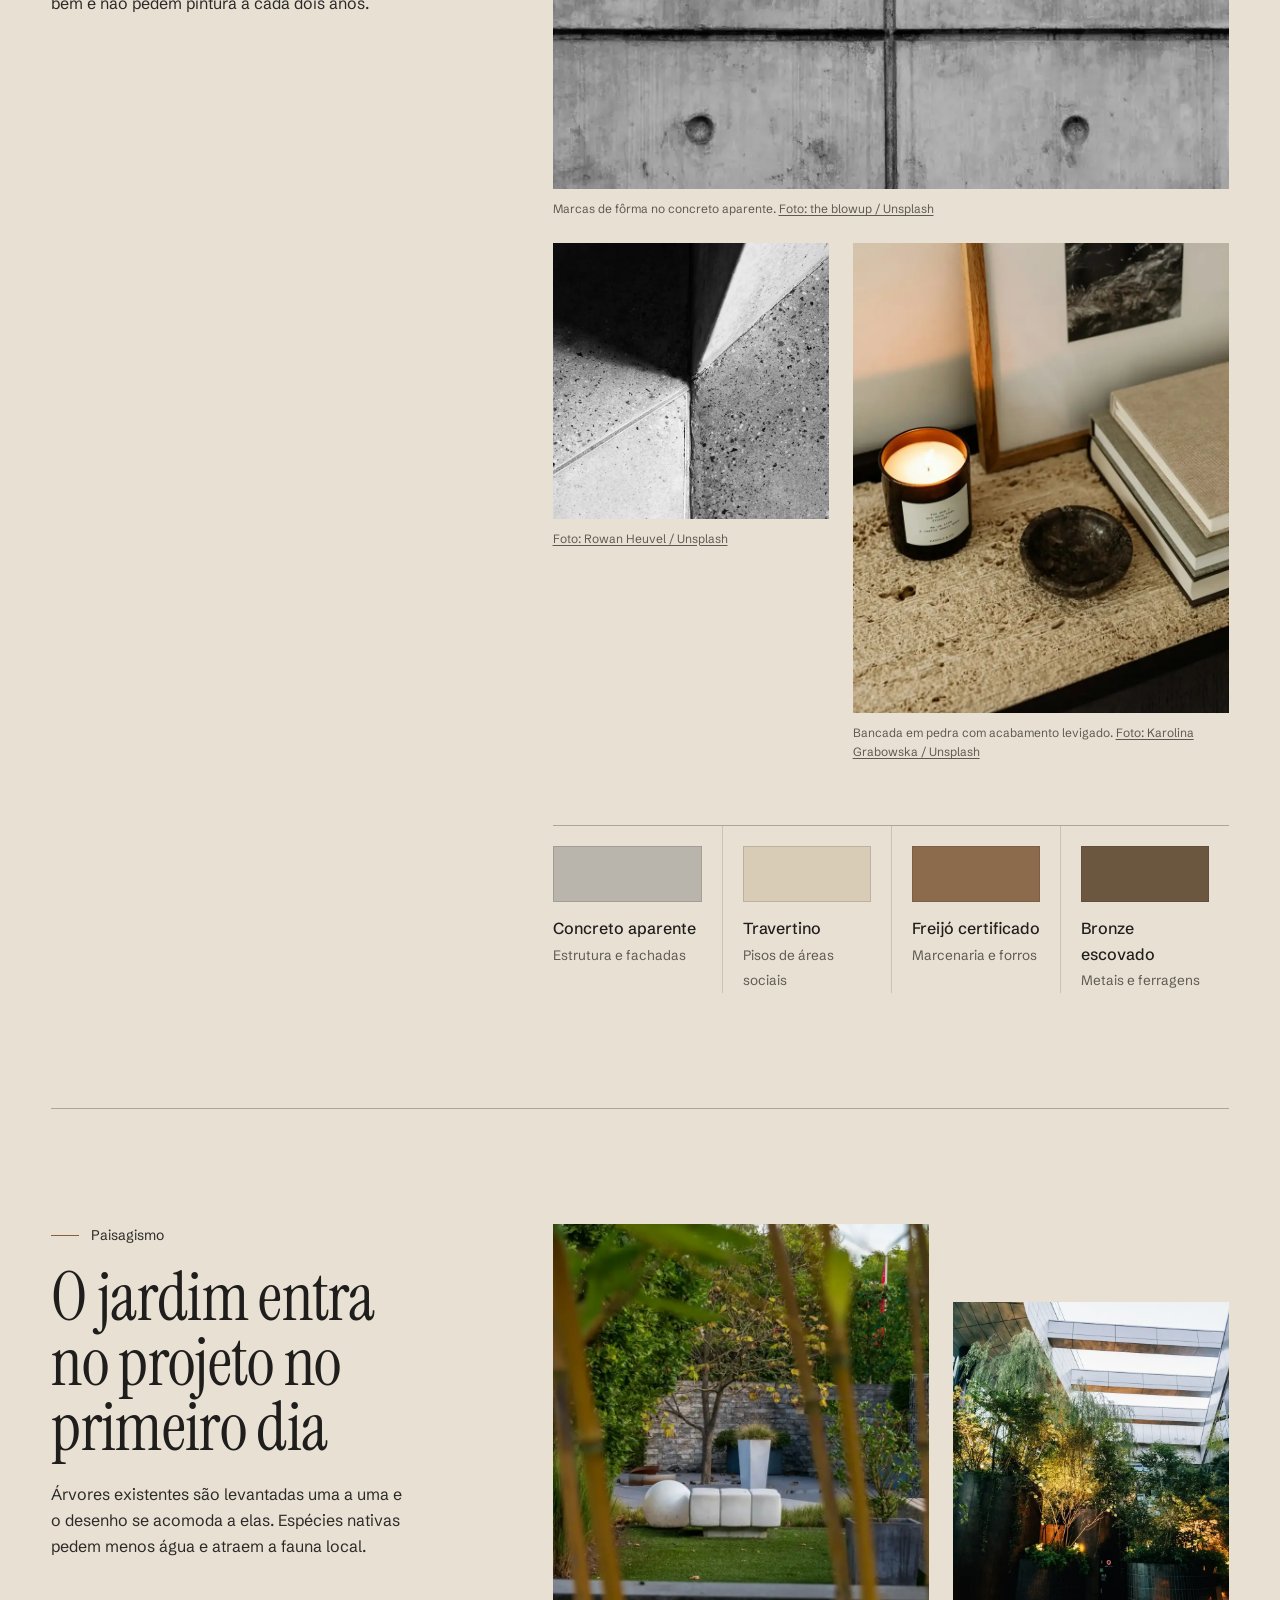
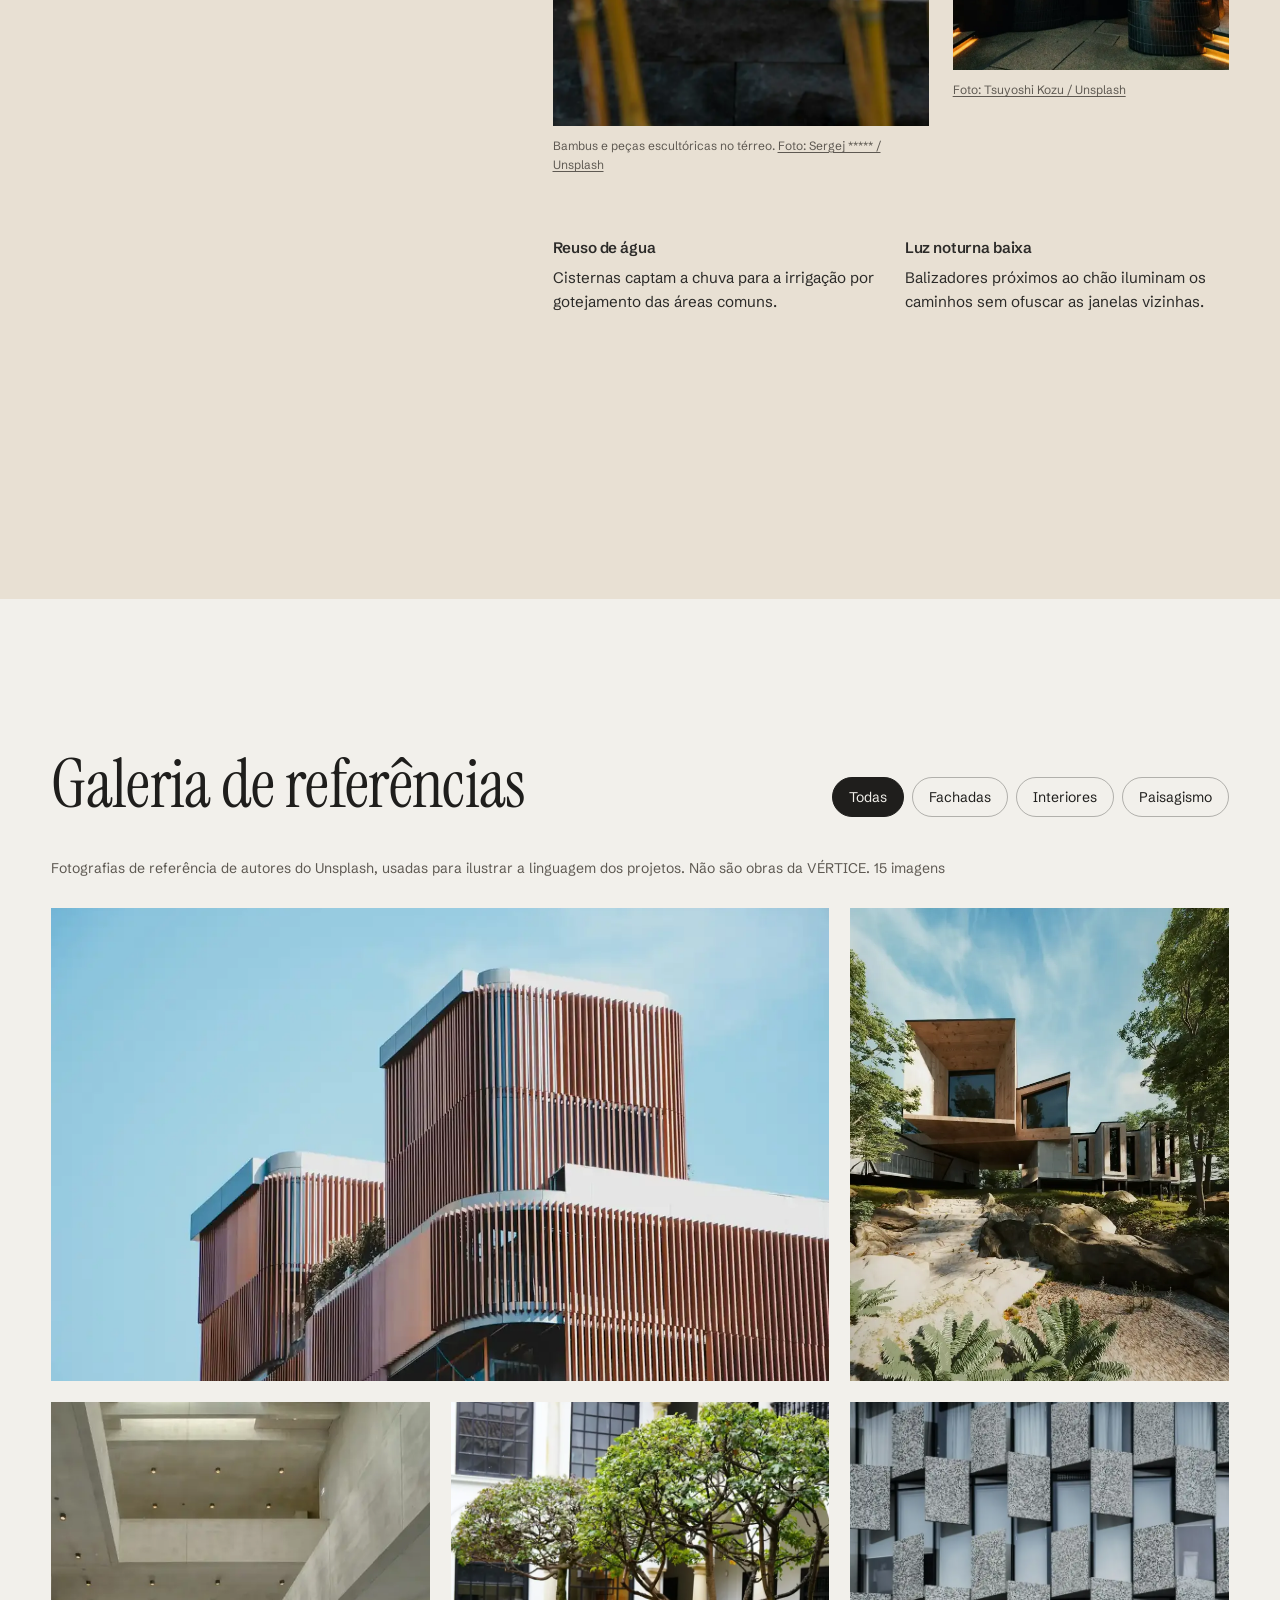
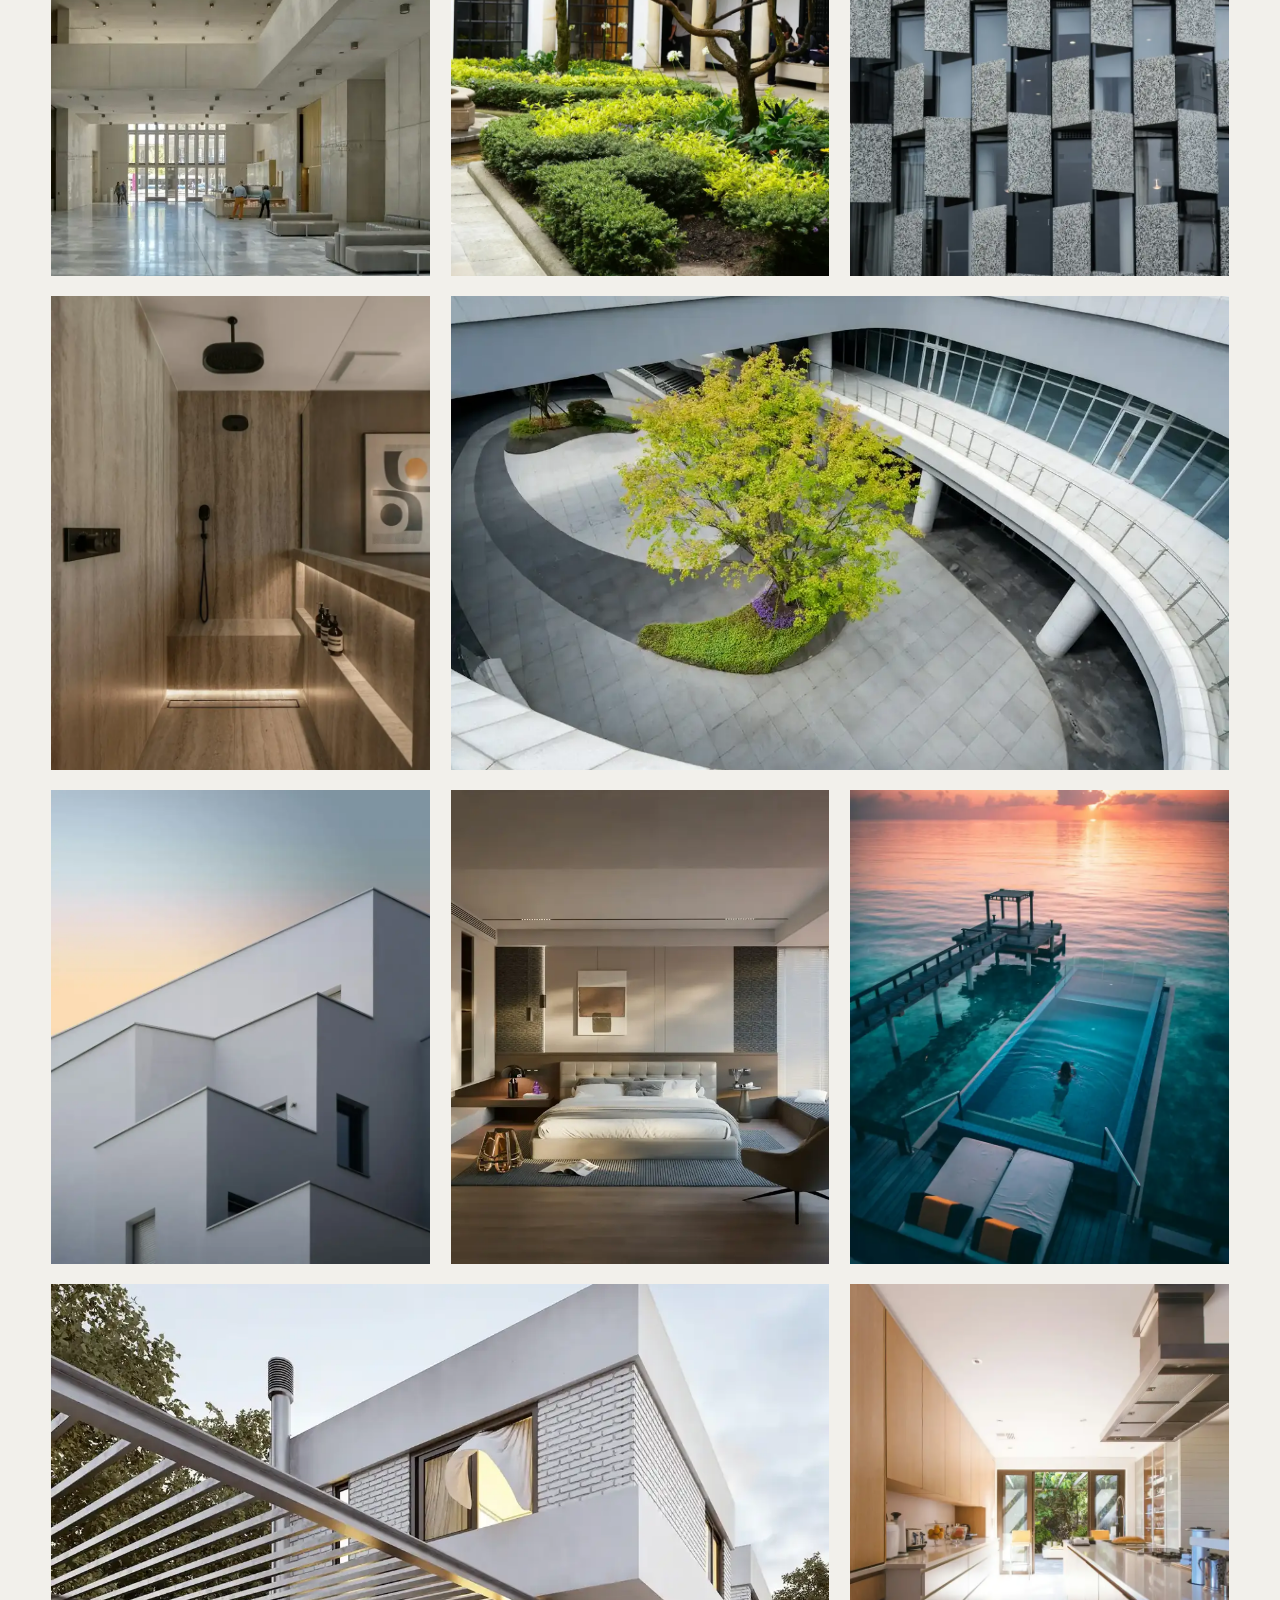
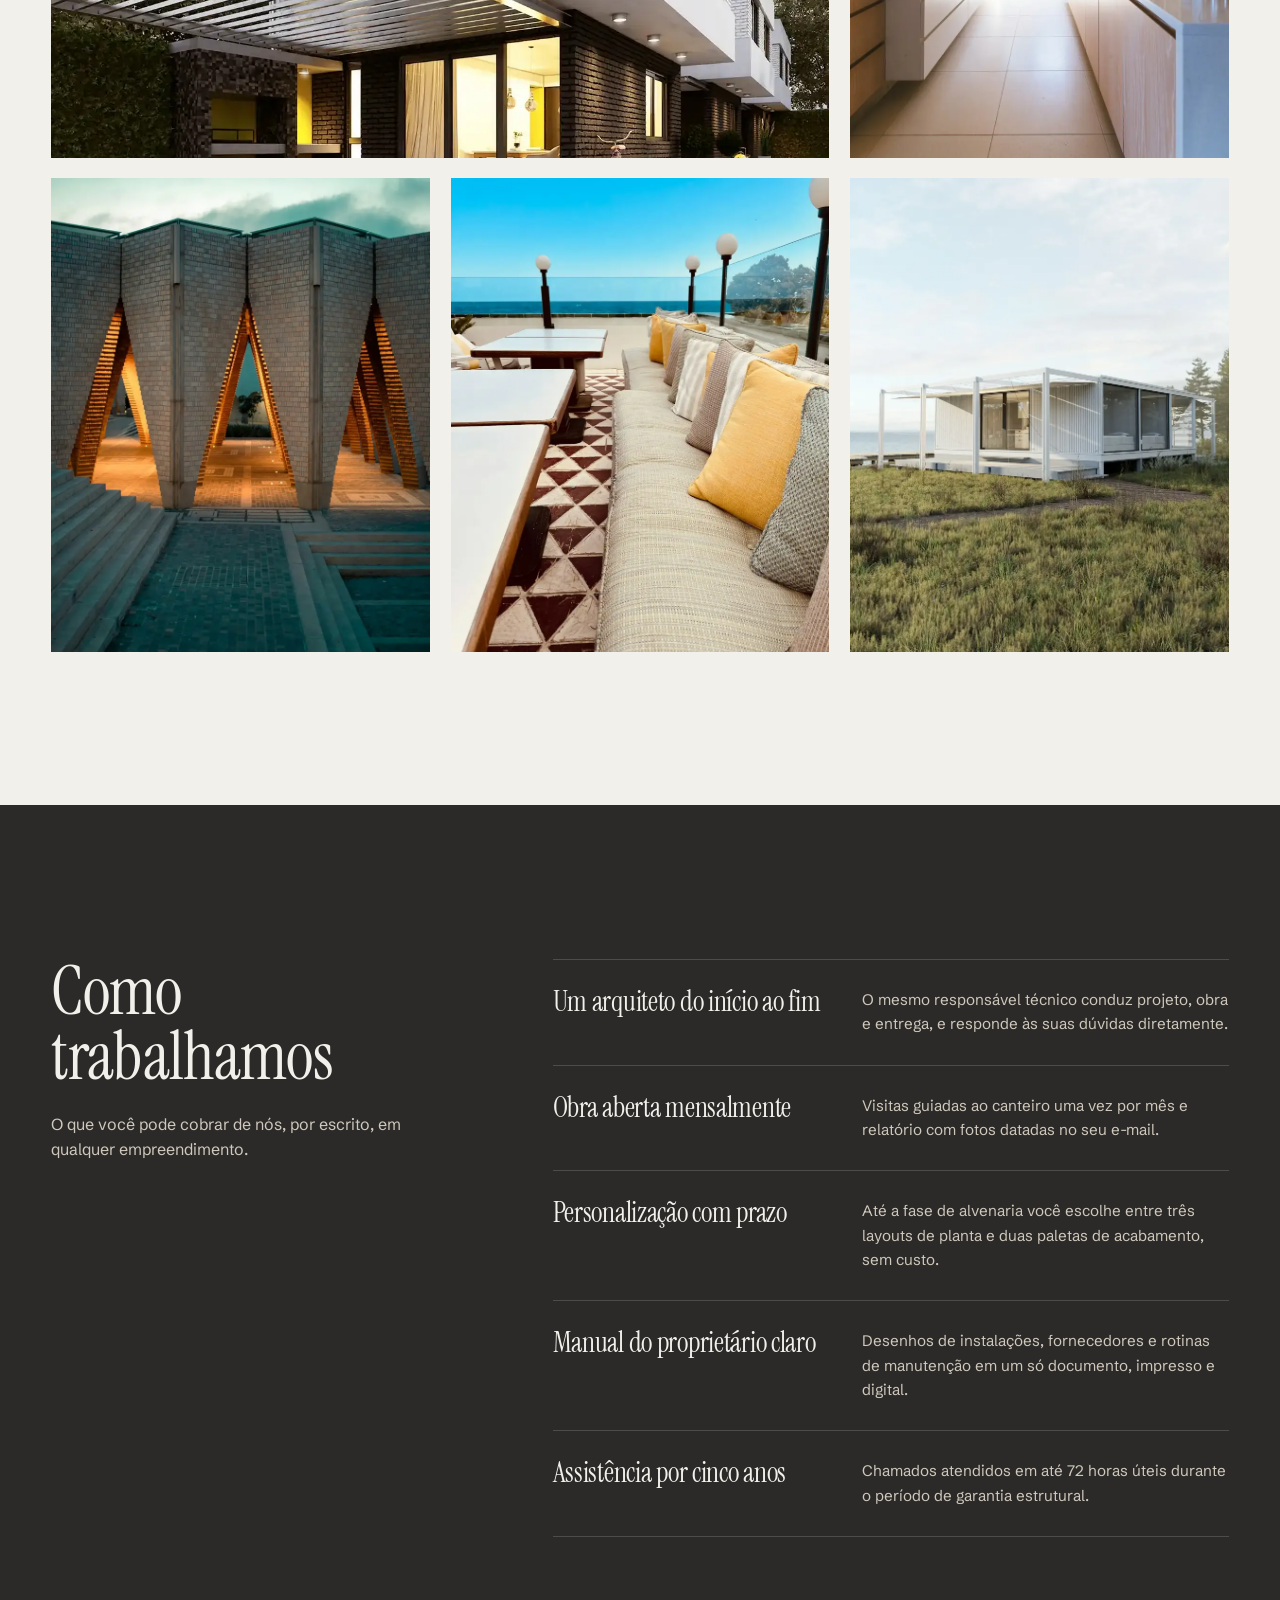
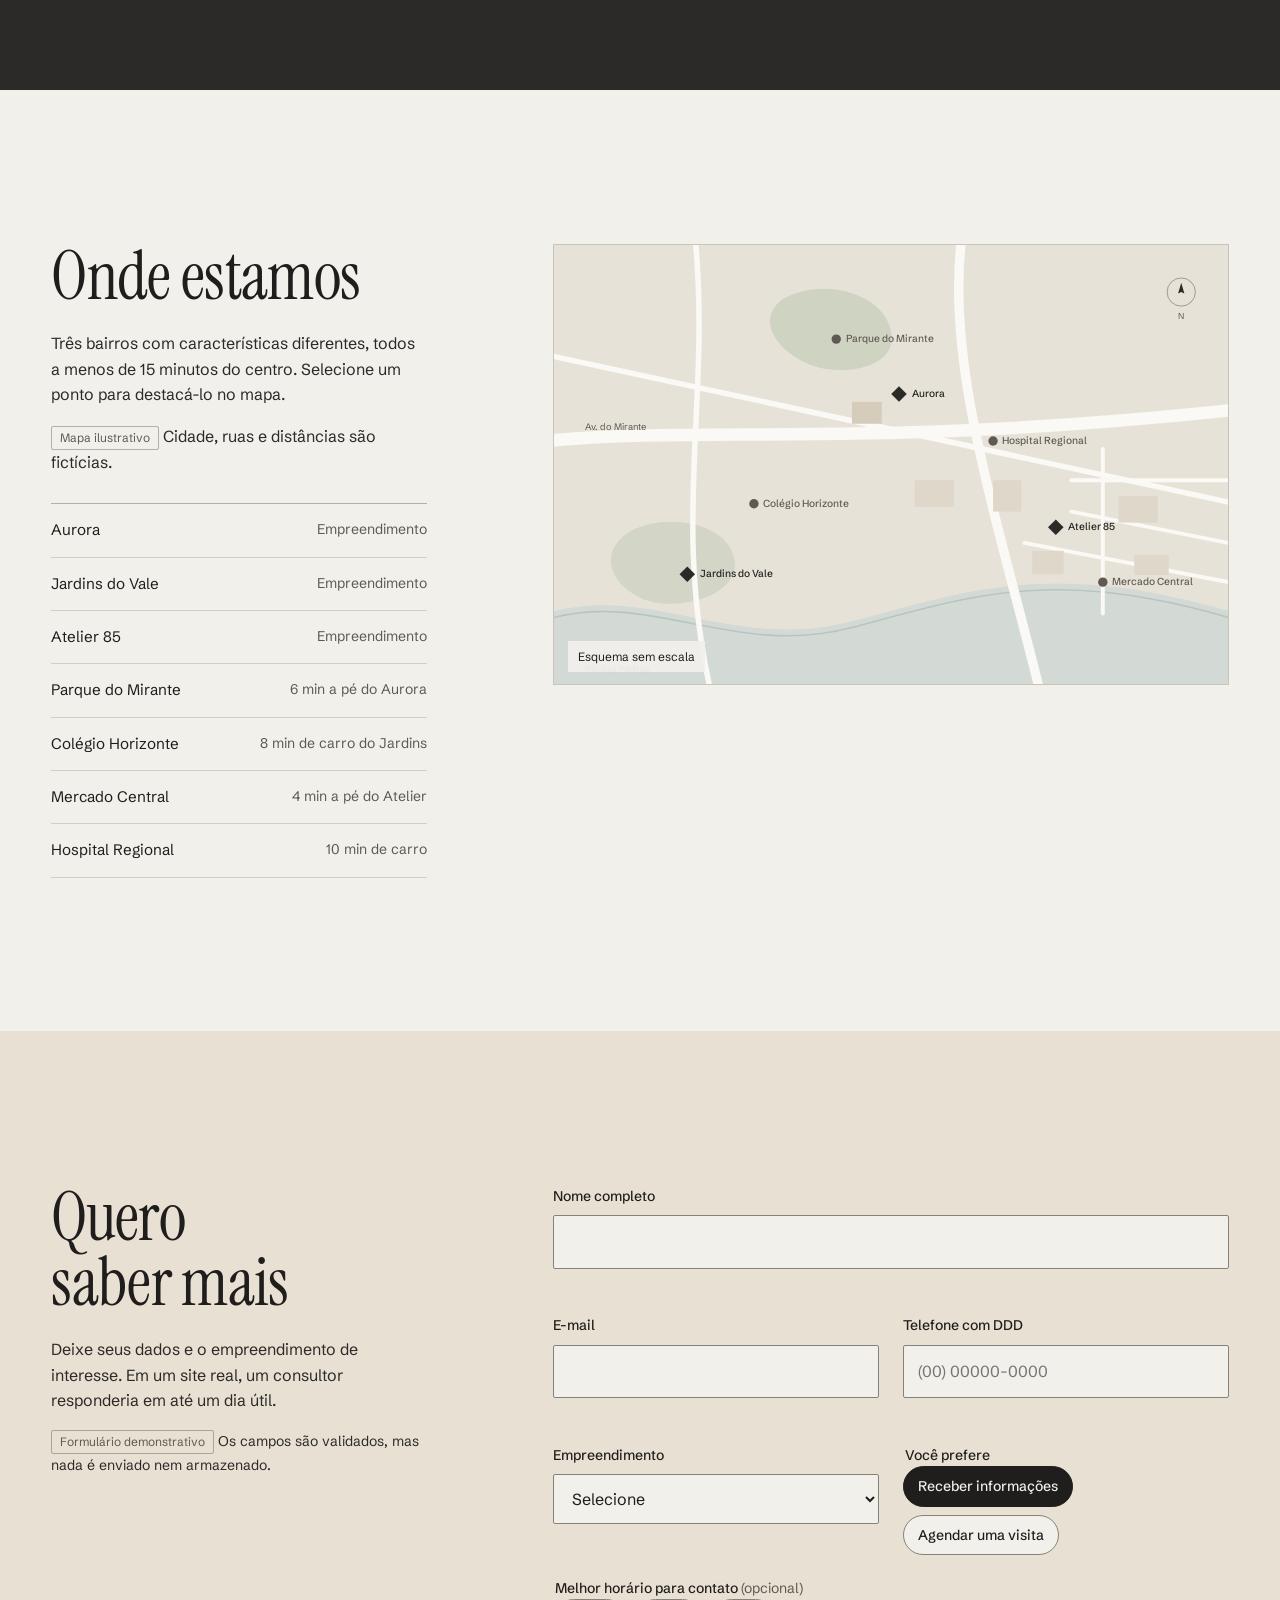
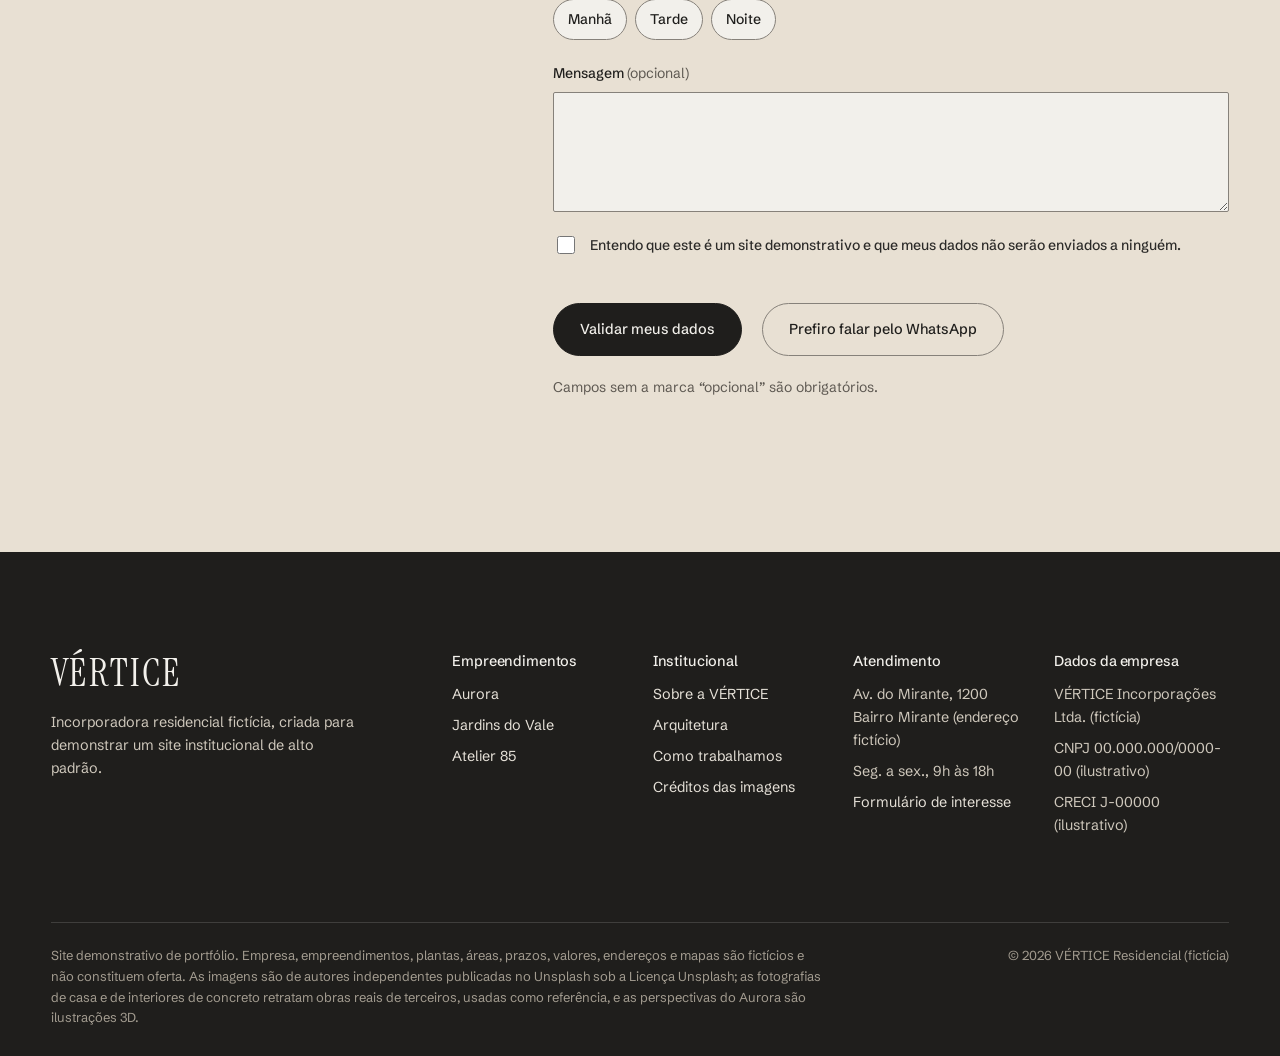
<file: vertice-residencial/site/index.html>
<!DOCTYPE html>
<html lang="pt-BR">
<head>
<meta charset="utf-8">
<meta name="viewport" content="width=device-width, initial-scale=1">
<title>VÉRTICE Residencial | Incorporadora (site demonstrativo)</title>
<meta name="description" content="Site demonstrativo de uma incorporadora residencial fictícia de alto padrão.">
<meta name="robots" content="noindex">
<meta name="theme-color" content="#2B2A28">
<meta property="og:type" content="website">
<meta property="og:locale" content="pt_BR">
<meta property="og:site_name" content="VÉRTICE Residencial (demonstrativo)">
<meta property="og:title" content="VÉRTICE Residencial | Incorporadora (site demonstrativo)">
<meta property="og:description" content="Site demonstrativo de uma incorporadora residencial fictícia de alto padrão.">
<meta property="og:image" content="https://vertice-residencial.netlify.app/img/og-vertice.jpg">
<meta property="og:image:width" content="1200">
<meta property="og:image:height" content="630">
<meta property="og:image:alt" content="Perspectiva ilustrada de uma torre residencial ao entardecer">
<meta property="og:url" content="https://vertice-residencial.netlify.app/index.html">
<meta name="twitter:card" content="summary_large_image">
<link rel="icon" href="favicon.ico" sizes="any">
<link rel="icon" href="favicon.svg" type="image/svg+xml">
<link rel="apple-touch-icon" href="apple-touch-icon.png">
<link rel="preload" href="fonts/instrument-serif-latin-400-normal.woff2" as="font" type="font/woff2" crossorigin>
<link rel="preload" href="fonts/schibsted-grotesk-latin-400-normal.woff2" as="font" type="font/woff2" crossorigin>
<link rel="stylesheet" href="css/style.css">
<script>document.documentElement.classList.add('js');setTimeout(function(){if(!window.VERTICE_OK){document.documentElement.classList.add('js-fail','loaded')}},2500)</script>
</head>
<body class="">
<a class="skip" href="#conteudo">Pular para o conteúdo</a>
<div class="demo-bar" role="note"><strong>Projeto demonstrativo.</strong> <span class="demo-long">A VÉRTICE Residencial, seus empreendimentos, números e endereços são fictícios.</span><span class="demo-short">Empresa e dados fictícios.</span></div>
<header class="site-header">
  <div class="wrap">
    <a class="brand" href="index.html" aria-label="VÉRTICE Residencial, página inicial"><svg class="brand-mark" viewBox="0 0 18 18" aria-hidden="true"><path d="M1 1 L9 17 L17 1" fill="none" stroke="#8A5F36" stroke-width="1.4"/><path d="M0 9.5 H18" stroke="currentColor" stroke-width=".8" opacity=".5"/></svg><span class="brand-name">VÉRTICE</span><span class="brand-sub">Residencial</span></a>
    <button class="menu-toggle" type="button" aria-expanded="false" aria-controls="nav" aria-label="Abrir menu"><span></span><span></span></button>
    <nav class="nav" id="nav" aria-label="Principal"><a href="#sobre">Sobre</a><a href="#empreendimentos">Empreendimentos</a><a href="#arquitetura">Arquitetura</a><a href="#galeria">Galeria</a><a href="#localizacao">Localização</a><a class="btn" href="#contato">Tenho interesse</a></nav>
  </div>
</header>
<main id="conteudo" tabindex="-1">

<section class="hero on-dark" aria-labelledby="hero-title">
  <div class="hero-copy">
    <div>
      <h1 id="hero-title"><span class="line"><span>Casas e</span></span><span class="line"><span>edifícios que</span></span><span class="line"><span>começam pelo lugar.</span></span></h1>
      <p class="fade">Projetamos cada empreendimento a partir do terreno: a luz de cada hora, as árvores que ficam, o caminho que as pessoas já fazem.</p>
      <div class="hero-actions fade"><a class="btn" href="#empreendimentos">Ver empreendimentos</a><a class="btn ghost" href="#sobre">Conhecer a VÉRTICE</a></div>
    </div>
    <div class="hero-meta fade">
      <div><b>17 entregues</b>desde 2009 (dado fictício)</div>
      <div><b>3 à venda</b>lançamento, obra e pronto</div>
      <span class="vertex-dot" aria-hidden="true"></span>
    </div>
  </div>
  <div class="hero-media"><img src="img/md/hero-casa-horizonte.webp" srcset="img/sm/hero-casa-horizonte.webp 800w, img/md/hero-casa-horizonte.webp 1200w, img/hero-casa-horizonte.webp 2000w" sizes="(max-width: 860px) 140vw, 81vw" width="2000" height="1360" alt="Casa térrea de linhas retas com muro de pedra e gramado" loading="eager" fetchpriority="high" decoding="async"></div>
  <span class="vertex" aria-hidden="true"></span>
  <p class="hero-caption"><a href="https://unsplash.com/photos/casa-moderna-com-muro-de-pedra-sh2gc8APbEk" target="_blank" rel="noopener">Foto: João Emanuel / Unsplash</a></p>
</section>

<section class="section about" id="sobre" aria-labelledby="sobre-t">
  <div class="wrap grid">
    <div class="about-statement">
      <p class="kicker">A incorporadora</p>
      <h2 id="sobre-t" class="serif-quote reveal">Fazemos poucos empreendimentos por vez, com os mesmos arquitetos do primeiro croqui à entrega das chaves.</h2>
      <div class="about-body reveal">
        <p>A VÉRTICE nasceu de um escritório de arquitetura que passou a incorporar os próprios projetos. Isso muda a ordem das decisões: primeiro estudamos o terreno e o desenho, depois o número de unidades.</p>
        <p>Cada obra tem um responsável técnico que acompanha o cliente até o fim da garantia. Relatórios mensais com fotos mostram o andamento real, sem maquete por cima.</p>
      </div>
    </div>
    <figure class="about-figure img-reveal"><div class="crop"><img src="img/sm/institucional-concreto.webp" srcset="img/sm/institucional-concreto.webp 800w, img/md/institucional-concreto.webp 1200w, img/institucional-concreto.webp 1500w" sizes="(max-width: 860px) 114vw, 37vw" width="1500" height="985" alt="Escada de concreto aparente presa a uma parede" loading="lazy" decoding="async" class="r43"></div><figcaption>Concreto aparente, matéria-prima frequente nos nossos projetos. <a href="https://unsplash.com/photos/parede-de-concreto-branco-durante-o-dia-NRLnzGXtoE4" target="_blank" rel="noopener">Foto: Dorsa Masghati / Unsplash</a></figcaption></figure>
    <dl class="facts">
      <div class="fact"><dt>17</dt><dd>empreendimentos entregues</dd></div>
      <div class="fact"><dt>1.240</dt><dd>famílias morando em projetos VÉRTICE</dd></div>
      <div class="fact"><dt>98%</dt><dd>das obras entregues no prazo contratado</dd></div>
      <div class="fact"><dt>5 anos</dt><dd>de assistência técnica após a entrega</dd></div>
    </dl>
    <p class="note col-full"><span class="demo-tag">Dados demonstrativos</span> Os números acima são fictícios e servem apenas para compor o layout.</p>
  </div>
</section>

<section class="section flush-top" id="empreendimentos" aria-labelledby="emp-t">
  <div class="wrap">
    <div class="dev-head">
      <h2 id="emp-t" class="h2">Três endereços, três formas de morar</h2>
      <p>Uma torre, um condomínio de casas e um edifício de estúdios. Cada um tem a própria página, com plantas e informações técnicas. <span class="demo-tag">Fictícios</span></p>
    </div>
    <article class="dev tall">
  <a class="dev-media img-reveal" href="aurora.html" aria-label="Conhecer o Aurora"><img src="img/sm/aurora-torre.webp" srcset="img/sm/aurora-torre.webp 800w, img/md/aurora-torre.webp 1200w, img/aurora-torre.webp 2000w" sizes="(max-width: 860px) 100vw, 70vw" width="2000" height="2000" alt="Torre residencial ao entardecer, cercada de árvores" loading="lazy" decoding="async"></a>
  <div class="dev-info reveal">
    <p class="dev-status">Lançamento</p>
    <h3>Aurora</h3>
    <p class="place">Bairro Mirante (localização fictícia)</p>
    <p>Torre de 16 pavimentos com quatro apartamentos por andar, salas nas quinas e um terraço-jardim no topo.</p>
    <dl class="spec"><dt>Tipologia</dt><dd>3 e 4 suítes</dd><dt>Área privativa</dt><dd>148 a 236 m²</dd><dt>Unidades</dt><dd>56</dd><dt>Previsão de entrega</dt><dd>Dez. 2029</dd></dl>
    <a class="link" href="aurora.html">Conhecer o Aurora</a>
    <p class="credit"><span class="persp">Perspectiva ilustrada</span><a href="https://unsplash.com/photos/predio-de-apartamentos-moderno-ao-por-do-sol-com-arvores-e-carro-80CF4JbhlyM" target="_blank" rel="noopener">Imagem: Aalo Lens / Unsplash</a></p>
  </div>
</article><article class="dev">
  <a class="dev-media img-reveal" href="jardins.html" aria-label="Conhecer o Jardins do Vale"><img src="img/sm/jardins-jantar.webp" srcset="img/sm/jardins-jantar.webp 800w, img/md/jardins-jantar.webp 1200w, img/jardins-jantar.webp 2400w" sizes="(max-width: 860px) 112vw, 63vw" width="2400" height="1600" alt="Sala de jantar aberta para o vale por grandes janelas" loading="lazy" decoding="async"></a>
  <div class="dev-info reveal">
    <p class="dev-status">Em obras</p>
    <h3>Jardins do Vale</h3>
    <p class="place">Vale Verde (localização fictícia)</p>
    <p>Dezoito casas térreas em condomínio fechado, implantadas para preservar as árvores existentes e abrir as salas para o vale.</p>
    <dl class="spec"><dt>Tipologia</dt><dd>Casas térreas, 4 suítes</dd><dt>Terrenos</dt><dd>600 a 820 m²</dd><dt>Unidades</dt><dd>18</dd><dt>Previsão de entrega</dt><dd>Jun. 2028</dd></dl>
    <a class="link" href="jardins.html">Conhecer o Jardins do Vale</a>
    <p class="credit"><a href="https://unsplash.com/photos/sala-de-jantar-moderna-com-janelas-amplas-e-vista-panoramica-n2lSnn0tVKk" target="_blank" rel="noopener">Foto: Caroline Badran / Unsplash</a></p>
  </div>
</article><article class="dev tall">
  <a class="dev-media img-reveal" href="atelier.html" aria-label="Conhecer o Atelier 85"><img src="img/sm/atelier-fachada.webp" srcset="img/sm/atelier-fachada.webp 800w, img/md/atelier-fachada.webp 1200w, img/atelier-fachada.webp 1500w" sizes="(max-width: 860px) 100vw, 56vw" width="1500" height="2000" alt="Edifício de concreto aparente visto de baixo, com varandas em balanço" loading="lazy" decoding="async"></a>
  <div class="dev-info reveal">
    <p class="dev-status">Pronto para morar</p>
    <h3>Atelier 85</h3>
    <p class="place">Centro Histórico (localização fictícia)</p>
    <p>Estúdios e lofts em concreto aparente, a duas quadras da praça principal, com térreo aberto para cafés e ateliês de bairro.</p>
    <dl class="spec"><dt>Tipologia</dt><dd>Estúdio, loft e duplex</dd><dt>Área privativa</dt><dd>38 a 112 m²</dd><dt>Unidades</dt><dd>64</dd><dt>Entrega</dt><dd>Concluído em 2025</dd></dl>
    <a class="link" href="atelier.html">Conhecer o Atelier 85</a>
    <p class="credit"><a href="https://unsplash.com/photos/um-edificio-alto-com-varias-varandas-no-topo-dele-d844Y_wSgx4" target="_blank" rel="noopener">Foto: Jinish Shah / Unsplash</a></p>
  </div>
</article>
  </div>
</section>

<section class="section chapters" id="arquitetura" aria-label="Arquitetura, materiais e paisagismo">
  <div class="wrap">
    <article class="chapter" aria-labelledby="cap1">
      <div class="chapter-title">
        <p class="kicker">Arquitetura</p>
        <h2 id="cap1" class="h2">Luz antes da fachada</h2>
        <p>Antes de desenhar a planta, mapeamos o sol do terreno ao longo do ano. A posição das salas, dos beirais e das varandas sai desse estudo.</p>
      </div>
      <div class="chapter-body">
        <div class="chapter-figs">
          <figure class="a img-reveal"><div class="crop"><img src="img/sm/arquitetura-luz.webp" srcset="img/sm/arquitetura-luz.webp 800w, img/md/arquitetura-luz.webp 1200w, img/arquitetura-luz.webp 1500w" sizes="(max-width: 860px) 100vw, 32vw" width="1500" height="2250" alt="Laje de concreto aparente recortando o céu" loading="lazy" decoding="async" class="r34"></div><figcaption>Laje em balanço sombreando a fachada. <a href="https://unsplash.com/photos/parede-e-teto-de-concreto-branco-0IuRkaouQzw" target="_blank" rel="noopener">Foto: Lysander Yuen / Unsplash</a></figcaption></figure>
          <figure class="b img-reveal"><div class="crop"><img src="img/sm/detalhe-curva.webp" srcset="img/sm/detalhe-curva.webp 800w, img/md/detalhe-curva.webp 1200w, img/detalhe-curva.webp 1500w" sizes="(max-width: 860px) 112vw, 36vw" width="1500" height="1000" alt="Laje curva de concreto vista de baixo" loading="lazy" decoding="async" class="r43"></div><figcaption><a href="https://unsplash.com/photos/edificio-de-concreto-cinza-sob-o-ceu-branco-durante-o-dia-be2lj7tGAI0" target="_blank" rel="noopener">Foto: Clarisse Croset / Unsplash</a></figcaption></figure>
        </div>
        <div class="chapter-text reveal">
          <div><h3>Ventilação cruzada</h3><p>Toda unidade tem aberturas em duas faces opostas. O ar circula sem depender do ar-condicionado nas estações amenas.</p></div>
          <div><h3>Beirais e brises</h3><p>Proteções horizontais nas fachadas norte e brises verticais a oeste reduzem o calor sem fechar a vista.</p></div>
        </div>
      </div>
    </article>
    <article class="chapter" aria-labelledby="cap2">
      <div class="chapter-title">
        <p class="kicker">Materiais</p>
        <h2 id="cap2" class="h2">Poucos materiais, bem resolvidos</h2>
        <p>Concreto, pedra natural, madeira certificada e metal escovado. Materiais que envelhecem bem e não pedem pintura a cada dois anos.</p>
      </div>
      <div class="chapter-body">
        <div class="chapter-figs alt">
          <figure class="a img-reveal"><div class="crop"><img src="img/sm/material-concreto.webp" srcset="img/sm/material-concreto.webp 800w, img/md/material-concreto.webp 1200w, img/material-concreto.webp 1500w" sizes="(max-width: 860px) 100vw, 45vw" width="1500" height="2000" alt="Painéis de concreto com marcas de fôrma" loading="lazy" decoding="async" class="r43"></div><figcaption>Marcas de fôrma no concreto aparente. <a href="https://unsplash.com/photos/foto-em-escala-de-cinza-da-porta-de-madeira-_GBw5sVMmPU" target="_blank" rel="noopener">Foto: the blowup / Unsplash</a></figcaption></figure>
          <figure class="b img-reveal"><div class="crop"><img src="img/sm/material-quina.webp" srcset="img/sm/material-quina.webp 800w, img/md/material-quina.webp 1200w, img/material-quina.webp 1500w" sizes="(max-width: 860px) 100vw, 32vw" width="1500" height="1500" alt="Quina de concreto polido em preto e branco" loading="lazy" decoding="async" class="r11"></div><figcaption><a href="https://unsplash.com/photos/foto-em-tons-de-cinza-do-piso-de-concreto-5K94bFkCLks" target="_blank" rel="noopener">Foto: Rowan Heuvel / Unsplash</a></figcaption></figure>
          <figure class="c img-reveal"><div class="crop"><img src="img/sm/material-detalhe.webp" srcset="img/sm/material-detalhe.webp 800w, img/md/material-detalhe.webp 1200w, img/material-detalhe.webp 1500w" sizes="(max-width: 860px) 100vw, 32vw" width="1500" height="2250" alt="Bancada de pedra texturizada com vela acesa" loading="lazy" decoding="async" class="r45"></div><figcaption>Bancada em pedra com acabamento levigado. <a href="https://unsplash.com/photos/vela-acesa-e-pequeno-prato-na-superficie-texturizada-ozu_xlDz5Ec" target="_blank" rel="noopener">Foto: Karolina Grabowska / Unsplash</a></figcaption></figure>
        </div>
        <div class="materials reveal">
          <div class="material"><div class="swatch sw-concreto"></div><b>Concreto aparente</b><span>Estrutura e fachadas</span></div>
          <div class="material"><div class="swatch sw-travertino"></div><b>Travertino</b><span>Pisos de áreas sociais</span></div>
          <div class="material"><div class="swatch sw-freijo"></div><b>Freijó certificado</b><span>Marcenaria e forros</span></div>
          <div class="material"><div class="swatch sw-bronze"></div><b>Bronze escovado</b><span>Metais e ferragens</span></div>
        </div>
      </div>
    </article>
    <article class="chapter" aria-labelledby="cap3">
      <div class="chapter-title">
        <p class="kicker">Paisagismo</p>
        <h2 id="cap3" class="h2">O jardim entra no projeto no primeiro dia</h2>
        <p>Árvores existentes são levantadas uma a uma e o desenho se acomoda a elas. Espécies nativas pedem menos água e atraem a fauna local.</p>
      </div>
      <div class="chapter-body">
        <div class="chapter-figs">
          <figure class="a img-reveal"><div class="crop"><img src="img/sm/paisagismo-esculturas.webp" srcset="img/sm/paisagismo-esculturas.webp 800w, img/md/paisagismo-esculturas.webp 1200w, img/paisagismo-esculturas.webp 1500w" sizes="(max-width: 860px) 100vw, 32vw" width="1500" height="2250" alt="Jardim com bambus e peças escultóricas brancas" loading="lazy" decoding="async" class="r34"></div><figcaption>Bambus e peças escultóricas no térreo. <a href="https://unsplash.com/photos/moderna-area-de-estar-ao-ar-livre-com-esculturas-geometricas-uPGEDL9mgi8" target="_blank" rel="noopener">Foto: Sergej ***** / Unsplash</a></figcaption></figure>
          <figure class="b img-reveal"><div class="crop"><img src="img/sm/paisagismo-noturno.webp" srcset="img/sm/paisagismo-noturno.webp 800w, img/md/paisagismo-noturno.webp 1200w, img/paisagismo-noturno.webp 1500w" sizes="(max-width: 860px) 100vw, 32vw" width="1500" height="2250" alt="Jardim urbano iluminado entre edifícios" loading="lazy" decoding="async" class="r34"></div><figcaption><a href="https://unsplash.com/photos/jardim-urbano-moderno-com-vegetacao-exuberante-e-elementos-arquitetonicos--h1Dss3b1FY" target="_blank" rel="noopener">Foto: Tsuyoshi Kozu / Unsplash</a></figcaption></figure>
        </div>
        <div class="chapter-text reveal">
          <div><h3>Reuso de água</h3><p>Cisternas captam a chuva para a irrigação por gotejamento das áreas comuns.</p></div>
          <div><h3>Luz noturna baixa</h3><p>Balizadores próximos ao chão iluminam os caminhos sem ofuscar as janelas vizinhas.</p></div>
        </div>
      </div>
    </article>
  </div>
</section>

<section class="section" id="galeria" aria-labelledby="gal-t">
  <div class="wrap">
    <div class="gallery-head">
      <h2 id="gal-t" class="h2">Galeria de referências</h2>
      <div class="filters" role="group" aria-label="Filtrar imagens">
        <button class="filter" type="button" data-filter="todas" aria-pressed="true">Todas</button>
        <button class="filter" type="button" data-filter="fachadas" aria-pressed="false">Fachadas</button>
        <button class="filter" type="button" data-filter="interiores" aria-pressed="false">Interiores</button>
        <button class="filter" type="button" data-filter="paisagismo" aria-pressed="false">Paisagismo</button>
      </div>
    </div>
    <p class="small gallery-note">Fotografias de referência de autores do Unsplash, usadas para ilustrar a linguagem dos projetos. Não são obras da VÉRTICE. <span class="gallery-count" aria-live="polite">15 imagens</span></p>
    <div class="gallery-grid"><button class="tile wide" type="button" data-cat="fachadas" data-full="img/galeria-torre-ripada.webp" data-caption="Ripado curvo" data-author="Amir Hosseini" data-link="https://unsplash.com/photos/edificio-de-concreto-marrom-durante-o-dia-3cl6impBd_8" aria-label="Ampliar: Ripado curvo"><img src="img/sm/galeria-torre-ripada.webp" srcset="img/sm/galeria-torre-ripada.webp 800w, img/md/galeria-torre-ripada.webp 1200w, img/galeria-torre-ripada.webp 1500w" sizes="(max-width: 860px) 94vw, 64vw" width="800" height="533" alt="Edifício com fachada de ripas curvas em tom terroso" loading="lazy" decoding="async"><span class="cap">Ripado curvo</span></button><button class="tile" type="button" data-cat="fachadas" data-full="img/galeria-casa-encosta.webp" data-caption="Casa entre rochas" data-author="juan verdaguer aguerrebehere" data-link="https://unsplash.com/photos/uma-casa-em-uma-colina-cercada-por-arvores-e-rochas-mcSZ1pNmUNU" aria-label="Ampliar: Casa entre rochas"><img src="img/sm/galeria-casa-encosta.webp" srcset="img/sm/galeria-casa-encosta.webp 800w, img/md/galeria-casa-encosta.webp 1200w, img/galeria-casa-encosta.webp 1500w" sizes="(max-width: 860px) 54vw, 35vw" width="800" height="926" alt="Casa de concreto e madeira entre rochas e árvores" loading="lazy" decoding="async"><span class="cap">Casa entre rochas</span></button><button class="tile" type="button" data-cat="interiores" data-full="img/galeria-hall.webp" data-caption="Hall em concreto" data-author="Ricardo Gomez Angel" data-link="https://unsplash.com/photos/uma-grande-sala-vazia-nnvV60Qn-bg" aria-label="Ampliar: Hall em concreto"><img src="img/sm/galeria-hall.webp" srcset="img/sm/galeria-hall.webp 800w, img/md/galeria-hall.webp 1200w, img/galeria-hall.webp 1500w" sizes="(max-width: 860px) 70vw, 45vw" width="800" height="716" alt="Hall de pé-direito alto em concreto claro" loading="lazy" decoding="async"><span class="cap">Hall em concreto</span></button><button class="tile" type="button" data-cat="paisagismo" data-full="img/galeria-jardim-patio.webp" data-caption="Jardim de pátio" data-author="Tommaso Ubezio" data-link="https://unsplash.com/photos/arvores-no-jardim-do-patio-com-sebes-iH9goCiy-UI" aria-label="Ampliar: Jardim de pátio"><img src="img/sm/galeria-jardim-patio.webp" srcset="img/sm/galeria-jardim-patio.webp 800w, img/md/galeria-jardim-patio.webp 1200w, img/galeria-jardim-patio.webp 1500w" sizes="(max-width: 860px) 50vw, 32vw" width="800" height="1200" alt="Jardim de pátio com árvores e cercas vivas" loading="lazy" decoding="async"><span class="cap">Jardim de pátio</span></button><button class="tile" type="button" data-cat="fachadas" data-full="img/galeria-fachada-pedra.webp" data-caption="Módulos de pedra" data-author="Carlos Torres" data-link="https://unsplash.com/photos/projeto-arquitetonico-cinza-e-preto-o7xm8E8R4_U" aria-label="Ampliar: Módulos de pedra"><img src="img/sm/galeria-fachada-pedra.webp" srcset="img/sm/galeria-fachada-pedra.webp 800w, img/md/galeria-fachada-pedra.webp 1200w, img/galeria-fachada-pedra.webp 1500w" sizes="(max-width: 860px) 50vw, 32vw" width="800" height="1200" alt="Fachada com módulos de pedra em padrão alternado" loading="lazy" decoding="async"><span class="cap">Módulos de pedra</span></button><button class="tile" type="button" data-cat="interiores" data-full="img/material-banho.webp" data-caption="Banho em pedra" data-author="Peter Muniz" data-link="https://unsplash.com/photos/banheiro-moderno-com-chuveiro-de-marmore-e-iluminacao-ambiente-Uemj5k1cpY8" aria-label="Ampliar: Banho em pedra"><img src="img/sm/material-banho.webp" srcset="img/sm/material-banho.webp 800w, img/md/material-banho.webp 1200w, img/material-banho.webp 1500w" sizes="(max-width: 860px) 50vw, 32vw" width="800" height="1200" alt="Banheiro em pedra com luz embutida" loading="lazy" decoding="async"><span class="cap">Banho em pedra</span></button><button class="tile wide" type="button" data-cat="paisagismo" data-full="img/paisagismo-patio.webp" data-caption="Pátio circular" data-author="Declan Sun" data-link="https://unsplash.com/photos/patio-moderno-com-arvore-verde-e-caminhos-curvos-ln1YU-sbZuQ" aria-label="Ampliar: Pátio circular"><img src="img/sm/paisagismo-patio.webp" srcset="img/sm/paisagismo-patio.webp 800w, img/md/paisagismo-patio.webp 1200w, img/paisagismo-patio.webp 1500w" sizes="(max-width: 860px) 94vw, 64vw" width="800" height="533" alt="Pátio circular com árvore e caminhos curvos" loading="lazy" decoding="async"><span class="cap">Pátio circular</span></button><button class="tile" type="button" data-cat="fachadas" data-full="img/galeria-volumes.webp" data-caption="Volumes ao entardecer" data-author="Pierre Châtel-Innocenti" data-link="https://unsplash.com/photos/edificio-de-concreto-branco-h9ek6QA2jOU" aria-label="Ampliar: Volumes ao entardecer"><img src="img/sm/galeria-volumes.webp" srcset="img/sm/galeria-volumes.webp 800w, img/md/galeria-volumes.webp 1200w, img/galeria-volumes.webp 1500w" sizes="(max-width: 860px) 50vw, 32vw" width="800" height="1000" alt="Volumes brancos escalonados contra o céu do entardecer" loading="lazy" decoding="async"><span class="cap">Volumes ao entardecer</span></button><button class="tile" type="button" data-cat="interiores" data-full="img/galeria-suite.webp" data-caption="Suíte" data-author="Puscas Adryan" data-link="https://unsplash.com/photos/quarto-luxuoso-com-uma-cama-grande-e-moveis-modernos-KXy7hKJ3EMc" aria-label="Ampliar: Suíte"><img src="img/sm/galeria-suite.webp" srcset="img/sm/galeria-suite.webp 800w, img/md/galeria-suite.webp 1200w, img/galeria-suite.webp 1500w" sizes="(max-width: 860px) 62vw, 40vw" width="800" height="800" alt="Suíte ampla com poltrona e luz indireta" loading="lazy" decoding="async"><span class="cap">Suíte</span></button><button class="tile" type="button" data-cat="paisagismo" data-full="img/galeria-piscina.webp" data-caption="Borda infinita" data-author="Roberto Nickson" data-link="https://unsplash.com/photos/mulher-nadando-na-piscina-infinita-ao-nascer-do-sol-dPBdgcSXHXY" aria-label="Ampliar: Borda infinita"><img src="img/sm/galeria-piscina.webp" srcset="img/sm/galeria-piscina.webp 800w, img/md/galeria-piscina.webp 1200w, img/galeria-piscina.webp 1500w" sizes="(max-width: 860px) 50vw, 32vw" width="800" height="1200" alt="Piscina de borda infinita ao nascer do sol" loading="lazy" decoding="async"><span class="cap">Borda infinita</span></button><button class="tile wide" type="button" data-cat="fachadas" data-full="img/galeria-pergolado.webp" data-caption="Pergolado e jardim" data-author="juan verdaguer aguerrebehere" data-link="https://unsplash.com/photos/uma-casa-moderna-com-um-telhado-pergolado-0n94KqRz6rQ" aria-label="Ampliar: Pergolado e jardim"><img src="img/sm/galeria-pergolado.webp" srcset="img/sm/galeria-pergolado.webp 800w, img/md/galeria-pergolado.webp 1200w, img/galeria-pergolado.webp 1500w" sizes="(max-width: 860px) 79vw, 64vw" width="800" height="630" alt="Casa branca com pergolado e jardim lateral" loading="lazy" decoding="async"><span class="cap">Pergolado e jardim</span></button><button class="tile" type="button" data-cat="interiores" data-full="img/galeria-cozinha.webp" data-caption="Cozinha linear" data-author="Jason Briscoe" data-link="https://unsplash.com/photos/ilha-de-madeira-branca-da-cozinha-e-armarios-perto-da-porta-do-painel-de-vidro-AQl-J19ocWE" aria-label="Ampliar: Cozinha linear"><img src="img/sm/galeria-cozinha.webp" srcset="img/sm/galeria-cozinha.webp 800w, img/md/galeria-cozinha.webp 1200w, img/galeria-cozinha.webp 1500w" sizes="(max-width: 860px) 50vw, 32vw" width="800" height="1200" alt="Cozinha linear em madeira clara" loading="lazy" decoding="async"><span class="cap">Cozinha linear</span></button><button class="tile" type="button" data-cat="fachadas" data-full="img/galeria-tijolo.webp" data-caption="Aberturas em tijolo" data-author="Javier Garcia Chavez" data-link="https://unsplash.com/photos/estrutura-arquitetonica-moderna-com-aberturas-geometricas-e-iluminacao-quente-b1kNxnBrA6s" aria-label="Ampliar: Aberturas em tijolo"><img src="img/sm/galeria-tijolo.webp" srcset="img/sm/galeria-tijolo.webp 800w, img/md/galeria-tijolo.webp 1200w, img/galeria-tijolo.webp 1500w" sizes="(max-width: 860px) 50vw, 32vw" width="800" height="1200" alt="Estrutura de tijolos com aberturas triangulares iluminadas" loading="lazy" decoding="async"><span class="cap">Aberturas em tijolo</span></button><button class="tile" type="button" data-cat="paisagismo" data-full="img/galeria-terraco.webp" data-caption="Terraço" data-author="SYKS" data-link="https://unsplash.com/photos/um-sofa-e-mesas-em-um-patio-com-vista-para-o-oceano-6Iif8DpllLw" aria-label="Ampliar: Terraço"><img src="img/sm/galeria-terraco.webp" srcset="img/sm/galeria-terraco.webp 800w, img/md/galeria-terraco.webp 1200w, img/galeria-terraco.webp 1500w" sizes="(max-width: 860px) 50vw, 32vw" width="800" height="1067" alt="Terraço com sofá de alvenaria e almofadas" loading="lazy" decoding="async"><span class="cap">Terraço</span></button><button class="tile" type="button" data-cat="fachadas" data-full="img/galeria-casa-mar.webp" data-caption="Casa no campo" data-author="Maverick Frame" data-link="https://unsplash.com/photos/casa-branca-moderna-com-grandes-janelas-com-vista-para-o-oceano-rXq2vzsuLRg" aria-label="Ampliar: Casa no campo"><img src="img/sm/galeria-casa-mar.webp" srcset="img/sm/galeria-casa-mar.webp 800w, img/md/galeria-casa-mar.webp 1200w, img/galeria-casa-mar.webp 1500w" sizes="(max-width: 860px) 52vw, 33vw" width="800" height="959" alt="Casa branca sobre campo aberto perto do mar" loading="lazy" decoding="async"><span class="cap">Casa no campo</span></button></div>
  </div>
</section>

<div class="lightbox" id="lightbox" role="dialog" aria-modal="true" aria-label="Imagem ampliada" inert>
  <div class="lb-top"><span class="lb-count"></span><button class="lb-btn lb-close" type="button" aria-label="Fechar"><svg viewBox="0 0 16 16" aria-hidden="true"><path d="M3 3 L13 13 M13 3 L3 13"/></svg></button></div>
  <div class="lb-stage"><button class="lb-btn lb-prev" type="button" aria-label="Imagem anterior"><svg viewBox="0 0 16 16" aria-hidden="true"><path d="M10 3 L5 8 L10 13"/></svg></button><button class="lb-btn lb-next" type="button" aria-label="Próxima imagem"><svg viewBox="0 0 16 16" aria-hidden="true"><path d="M6 3 L11 8 L6 13"/></svg></button></div>
  <div class="lb-bottom"><span class="lb-caption"></span><span class="lb-credit"></span></div>
</div>

<section class="section diff on-dark" id="diferenciais" aria-labelledby="dif-t">
  <div class="wrap grid">
    <div class="diff-intro">
      <h2 id="dif-t" class="h2">Como trabalhamos</h2>
      <p>O que você pode cobrar de nós, por escrito, em qualquer empreendimento.</p>
    </div>
    <ul class="diff-list">
      <li class="reveal"><h3>Um arquiteto do início ao fim</h3><p>O mesmo responsável técnico conduz projeto, obra e entrega, e responde às suas dúvidas diretamente.</p></li>
      <li class="reveal"><h3>Obra aberta mensalmente</h3><p>Visitas guiadas ao canteiro uma vez por mês e relatório com fotos datadas no seu e-mail.</p></li>
      <li class="reveal"><h3>Personalização com prazo</h3><p>Até a fase de alvenaria você escolhe entre três layouts de planta e duas paletas de acabamento, sem custo.</p></li>
      <li class="reveal"><h3>Manual do proprietário claro</h3><p>Desenhos de instalações, fornecedores e rotinas de manutenção em um só documento, impresso e digital.</p></li>
      <li class="reveal"><h3>Assistência por cinco anos</h3><p>Chamados atendidos em até 72 horas úteis durante o período de garantia estrutural.</p></li>
    </ul>
  </div>
</section>

<section class="section loc" id="localizacao" aria-labelledby="loc-t">
  <div class="wrap grid">
    <div class="loc-text">
      <h2 id="loc-t" class="h2">Onde estamos</h2>
      <p>Três bairros com características diferentes, todos a menos de 15 minutos do centro. Selecione um ponto para destacá-lo no mapa.</p>
      <p><span class="demo-tag">Mapa ilustrativo</span> Cidade, ruas e distâncias são fictícias.</p>
      <ul class="poi-list"><li><button type="button" data-poi="aurora" aria-pressed="false"><span>Aurora</span><span>Empreendimento</span></button></li><li><button type="button" data-poi="jardins" aria-pressed="false"><span>Jardins do Vale</span><span>Empreendimento</span></button></li><li><button type="button" data-poi="atelier" aria-pressed="false"><span>Atelier 85</span><span>Empreendimento</span></button></li><li><button type="button" data-poi="parque" aria-pressed="false"><span>Parque do Mirante</span><span>6 min a pé do Aurora</span></button></li><li><button type="button" data-poi="escola" aria-pressed="false"><span>Colégio Horizonte</span><span>8 min de carro do Jardins</span></button></li><li><button type="button" data-poi="mercado" aria-pressed="false"><span>Mercado Central</span><span>4 min a pé do Atelier</span></button></li><li><button type="button" data-poi="hospital" aria-pressed="false"><span>Hospital Regional</span><span>10 min de carro</span></button></li></ul>
    </div>
    <div class="map-wrap reveal"><svg viewBox="0 0 860 560" role="group" aria-label="Mapa ilustrativo de uma cidade fictícia com os três empreendimentos e pontos de interesse. Selecione um ponto.">
<rect width="860" height="560" fill="#E7E2D8"/>
<path d="M-10 470 C 120 430 230 520 380 480 S 640 400 870 470 L870 570 L-10 570Z" fill="#D3DAD6"/>
<path d="M-10 478 C 120 438 230 528 380 488 S 640 408 870 478" fill="none" stroke="#B9C4C0" stroke-width="2"/>
<path d="M290 70 C 340 40 420 60 430 110 C 440 160 360 170 320 150 C 280 130 260 95 290 70Z" fill="#CFD3C2"/>
<path d="M90 370 C 130 340 220 350 230 400 C 240 450 150 470 110 450 C 70 430 60 395 90 370Z" fill="#CFD3C2" opacity=".8"/>
<g fill="none" stroke="#FBF9F5" stroke-linecap="round">
<path d="M-10 250 C 200 230 400 260 870 210" stroke-width="16"/>
<path d="M520 -10 C 500 150 560 330 620 570" stroke-width="12"/>
<path d="M-10 140 L 870 330" stroke-width="7"/>
<path d="M180 -10 C 200 200 150 350 200 570" stroke-width="7"/>
<path d="M660 300 L 860 300 M 660 340 L 860 380 M 600 380 L 860 430 M 700 260 L 700 470" stroke-width="5"/>
</g>
<g fill="#DED7CA">
<rect x="610" y="390" width="40" height="30"/><rect x="720" y="320" width="50" height="34"/><rect x="740" y="395" width="44" height="26"/><rect x="560" y="300" width="36" height="40"/><rect x="460" y="300" width="50" height="34"/><rect x="380" y="200" width="38" height="28" fill="#D5CCBC"/>
</g>
<text class="svg-street" x="40" y="236">Av. do Mirante</text>
<text class="svg-water" x="40" y="545">Rio das Pedras</text>
<g class="map-pin" data-poi="aurora" tabindex="0" role="button" aria-pressed="false" aria-label="Aurora"><circle class="pin-hit" cx="440" cy="190" r="24"/><circle class="pin-halo" cx="440" cy="190" r="26"/><rect class="pin-core" x="433" y="183" width="14" height="14" transform="rotate(45 440 190)" fill="#2B2A28"/><text x="456" y="194">Aurora</text></g><g class="map-pin" data-poi="jardins" tabindex="0" role="button" aria-pressed="false" aria-label="Jardins do Vale"><circle class="pin-hit" cx="170" cy="420" r="24"/><circle class="pin-halo" cx="170" cy="420" r="26"/><rect class="pin-core" x="163" y="413" width="14" height="14" transform="rotate(45 170 420)" fill="#2B2A28"/><text x="186" y="424">Jardins do Vale</text></g><g class="map-pin" data-poi="atelier" tabindex="0" role="button" aria-pressed="false" aria-label="Atelier 85"><circle class="pin-hit" cx="640" cy="360" r="24"/><circle class="pin-halo" cx="640" cy="360" r="26"/><rect class="pin-core" x="633" y="353" width="14" height="14" transform="rotate(45 640 360)" fill="#2B2A28"/><text x="656" y="364">Atelier 85</text></g><g class="map-pin poi" data-poi="parque" tabindex="0" role="button" aria-pressed="false" aria-label="Parque do Mirante"><circle class="pin-hit" cx="360" cy="120" r="20"/><circle class="pin-halo" cx="360" cy="120" r="20"/><circle class="pin-core" cx="360" cy="120" r="6"/><text x="372" y="124">Parque do Mirante</text></g><g class="map-pin poi" data-poi="escola" tabindex="0" role="button" aria-pressed="false" aria-label="Colégio Horizonte"><circle class="pin-hit" cx="255" cy="330" r="20"/><circle class="pin-halo" cx="255" cy="330" r="20"/><circle class="pin-core" cx="255" cy="330" r="6"/><text x="267" y="334">Colégio Horizonte</text></g><g class="map-pin poi" data-poi="mercado" tabindex="0" role="button" aria-pressed="false" aria-label="Mercado Central"><circle class="pin-hit" cx="700" cy="430" r="20"/><circle class="pin-halo" cx="700" cy="430" r="20"/><circle class="pin-core" cx="700" cy="430" r="6"/><text x="712" y="434">Mercado Central</text></g><g class="map-pin poi" data-poi="hospital" tabindex="0" role="button" aria-pressed="false" aria-label="Hospital Regional"><circle class="pin-hit" cx="560" cy="250" r="20"/><circle class="pin-halo" cx="560" cy="250" r="20"/><circle class="pin-core" cx="560" cy="250" r="6"/><text x="572" y="254">Hospital Regional</text></g>
<g transform="translate(800 60)"><circle r="18" fill="none" stroke="#8B847A"/><path d="M0 -12 L4 2 L0 0 L-4 2Z" fill="#2B2A28"/><text class="svg-north" y="34" text-anchor="middle">N</text></g>
</svg><span class="map-legend">Esquema sem escala</span></div>
  </div>
</section>

<section class="section contact" id="contato" aria-labelledby="ct-t">
  <div class="wrap grid">
    <div class="contact-intro">
      <h2 id="ct-t" class="h2">Quero saber mais</h2>
      <p>Deixe seus dados e o empreendimento de interesse. Em um site real, um consultor responderia em até um dia útil.</p>
      <p class="small"><span class="demo-tag">Formulário demonstrativo</span> Os campos são validados, mas nada é enviado nem armazenado.</p>
    </div>
    <form class="form" id="interest-form" novalidate data-whatsapp="">
      <div class="field full"><label for="f-name">Nome completo</label><input id="f-name" name="name" type="text" autocomplete="name" required aria-describedby="err-name"><span class="error" id="err-name" aria-live="polite"></span></div>
      <div class="field"><label for="f-email">E-mail</label><input id="f-email" name="email" type="email" autocomplete="email" inputmode="email" required aria-describedby="err-email"><span class="error" id="err-email" aria-live="polite"></span></div>
      <div class="field"><label for="f-phone">Telefone com DDD</label><input id="f-phone" name="phone" type="tel" autocomplete="tel" inputmode="tel" placeholder="(00) 00000-0000" required aria-describedby="err-phone"><span class="error" id="err-phone" aria-live="polite"></span></div>
      <div class="field"><label for="f-project">Empreendimento</label><select id="f-project" name="project" required aria-describedby="err-project"><option value="">Selecione</option><option value="aurora">Aurora</option><option value="jardins">Jardins do Vale</option><option value="atelier">Atelier 85</option><option value="indefinido">Ainda não sei</option></select><span class="error" id="err-project" aria-live="polite"></span></div>
      <fieldset class="field"><legend>Você prefere</legend>
        <div class="choices"><label class="choice"><input type="radio" name="goal" value="info" id="f-goal-info" checked><span>Receber informações</span></label><label class="choice"><input type="radio" name="goal" value="visita" id="f-goal-visit"><span>Agendar uma visita</span></label></div>
      </fieldset>
      <fieldset class="field full"><legend>Melhor horário para contato <span class="opt">(opcional)</span></legend>
        <div class="choices"><label class="choice"><input type="radio" name="time" value="manha"><span>Manhã</span></label><label class="choice"><input type="radio" name="time" value="tarde"><span>Tarde</span></label><label class="choice"><input type="radio" name="time" value="noite"><span>Noite</span></label></div>
      </fieldset>
      <div class="field full"><label for="f-msg">Mensagem <span class="opt">(opcional)</span></label><textarea id="f-msg" name="message" maxlength="600"></textarea></div>
      <div class="field full"><label class="check"><input type="checkbox" name="consent" id="f-consent" aria-describedby="err-consent"><span>Entendo que este é um site demonstrativo e que meus dados não serão enviados a ninguém.</span></label><span class="error" id="err-consent" aria-live="polite"></span></div>
      <div class="form-actions"><button class="btn" type="submit">Validar meus dados</button><button class="btn ghost" type="button" id="wa-btn">Prefiro falar pelo WhatsApp</button><span class="small">Campos sem a marca “opcional” são obrigatórios.</span></div>
      <div class="wa-panel" id="wa-panel" hidden>
        <p><b>Demonstração:</b> em um site real, este botão abriria o WhatsApp do corretor com esta mensagem pronta.</p>
        <p class="wa-msg"></p>
        <div class="wa-actions"><button class="btn ghost wa-copy" type="button">Copiar mensagem</button><span class="small wa-done" aria-live="polite"></span></div>
      </div>
      <div class="form-status" id="form-status" role="status" tabindex="-1" hidden></div>
    </form>
  </div>
</section>

</main>
<footer class="site-footer on-dark">
  <div class="wrap">
    <div class="foot-top">
      <div class="foot-brand">
        <span class="brand-name">VÉRTICE</span>
        <p>Incorporadora residencial fictícia, criada para demonstrar um site institucional de alto padrão.</p>
      </div>
      <div class="foot-col">
        <h2>Empreendimentos</h2>
        <ul><li><a href="aurora.html">Aurora</a></li><li><a href="jardins.html">Jardins do Vale</a></li><li><a href="atelier.html">Atelier 85</a></li></ul>
      </div>
      <div class="foot-col">
        <h2>Institucional</h2>
        <ul><li><a href="index.html#sobre">Sobre a VÉRTICE</a></li><li><a href="index.html#arquitetura">Arquitetura</a></li><li><a href="index.html#diferenciais">Como trabalhamos</a></li><li><a href="creditos.html">Créditos das imagens</a></li></ul>
      </div>
      <div class="foot-col">
        <h2>Atendimento</h2>
        <ul><li>Av. do Mirante, 1200<br>Bairro Mirante (endereço fictício)</li><li>Seg. a sex., 9h às 18h</li><li><a href="index.html#contato">Formulário de interesse</a></li></ul>
      </div>
      <div class="foot-col">
        <h2>Dados da empresa</h2>
        <ul><li>VÉRTICE Incorporações Ltda. (fictícia)</li><li>CNPJ 00.000.000/0000-00 (ilustrativo)</li><li>CRECI J-00000 (ilustrativo)</li></ul>
      </div>
    </div>
    <div class="foot-legal">
      <p class="disc">Site demonstrativo de portfólio. Empresa, empreendimentos, plantas, áreas, prazos, valores, endereços e mapas são fictícios e não constituem oferta. As imagens são de autores independentes publicadas no Unsplash sob a Licença Unsplash; as fotografias de casa e de interiores de concreto retratam obras reais de terceiros, usadas como referência, e as perspectivas do Aurora são ilustrações 3D.</p>
      <p class="copy">© <span data-year>2026</span> VÉRTICE Residencial (fictícia)</p>
    </div>
  </div>
</footer>

<script src="js/main.js" defer></script>
</body>
</html>
</file>
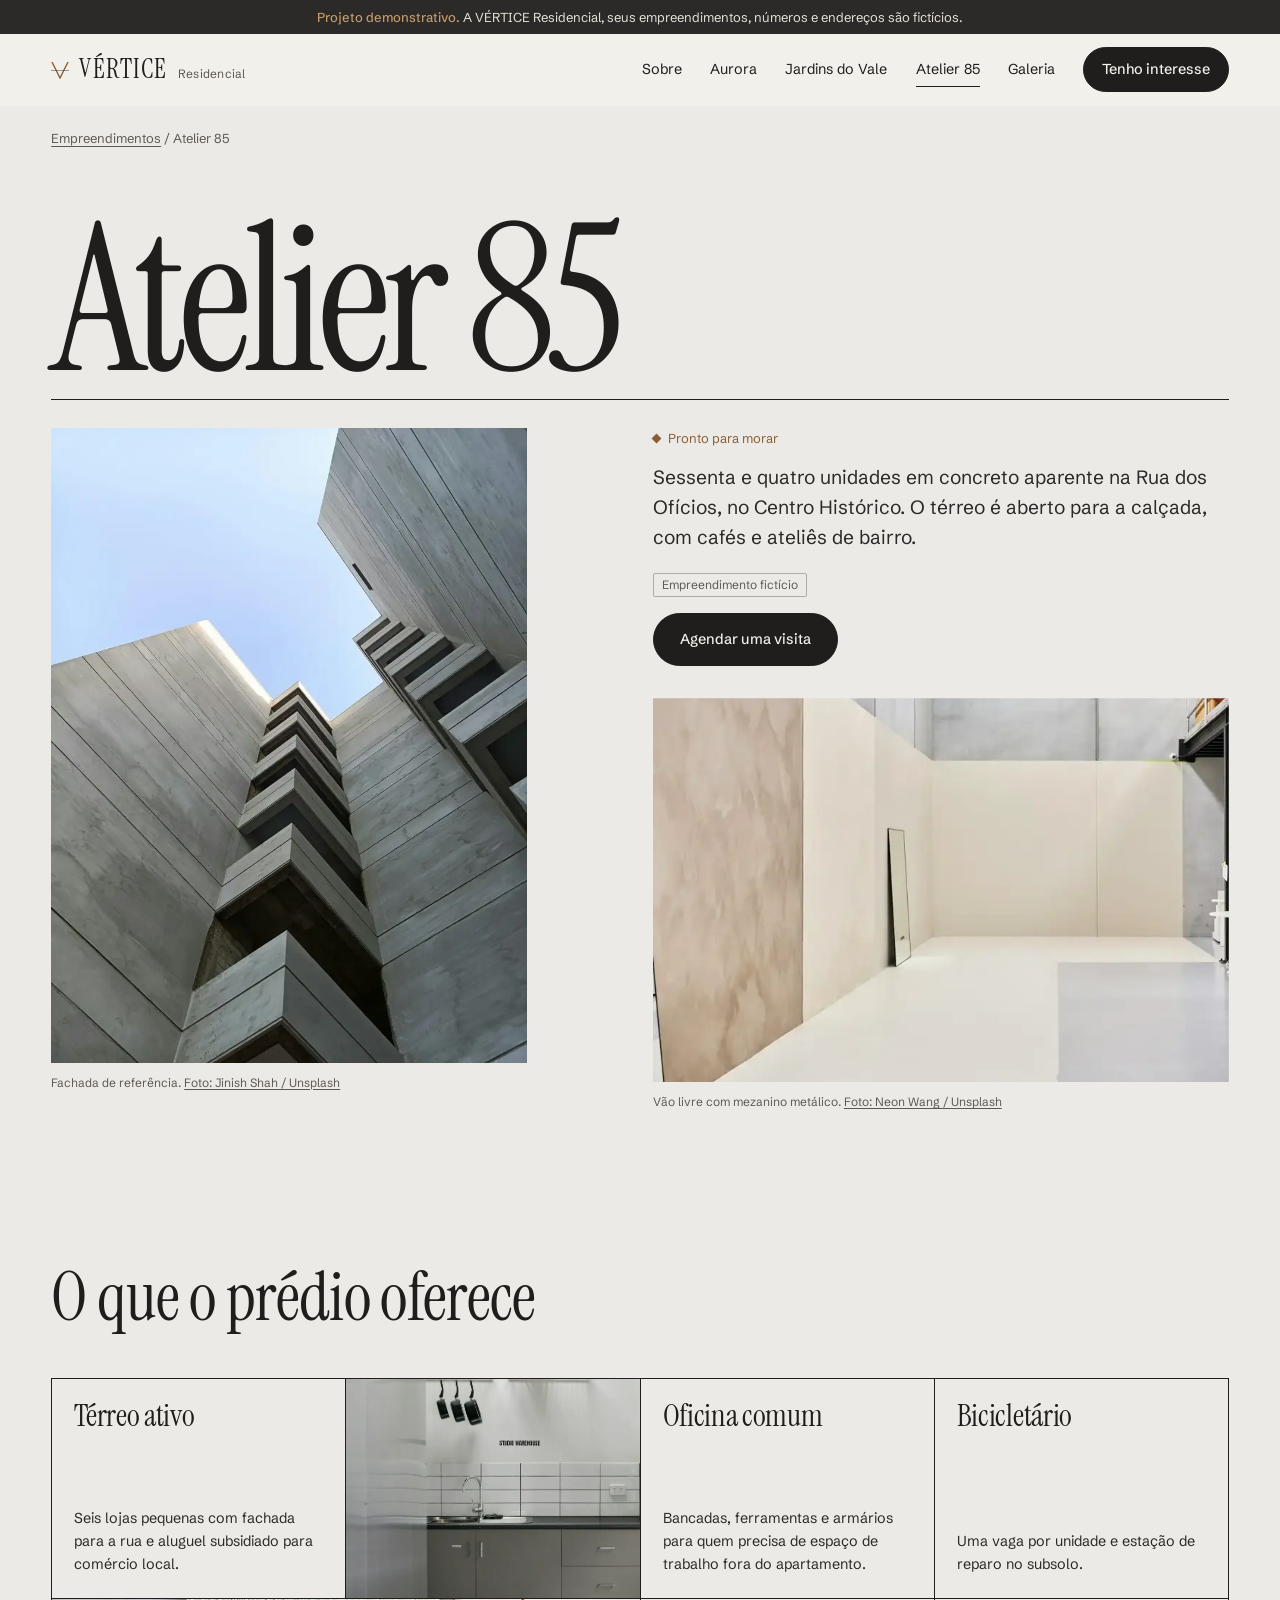
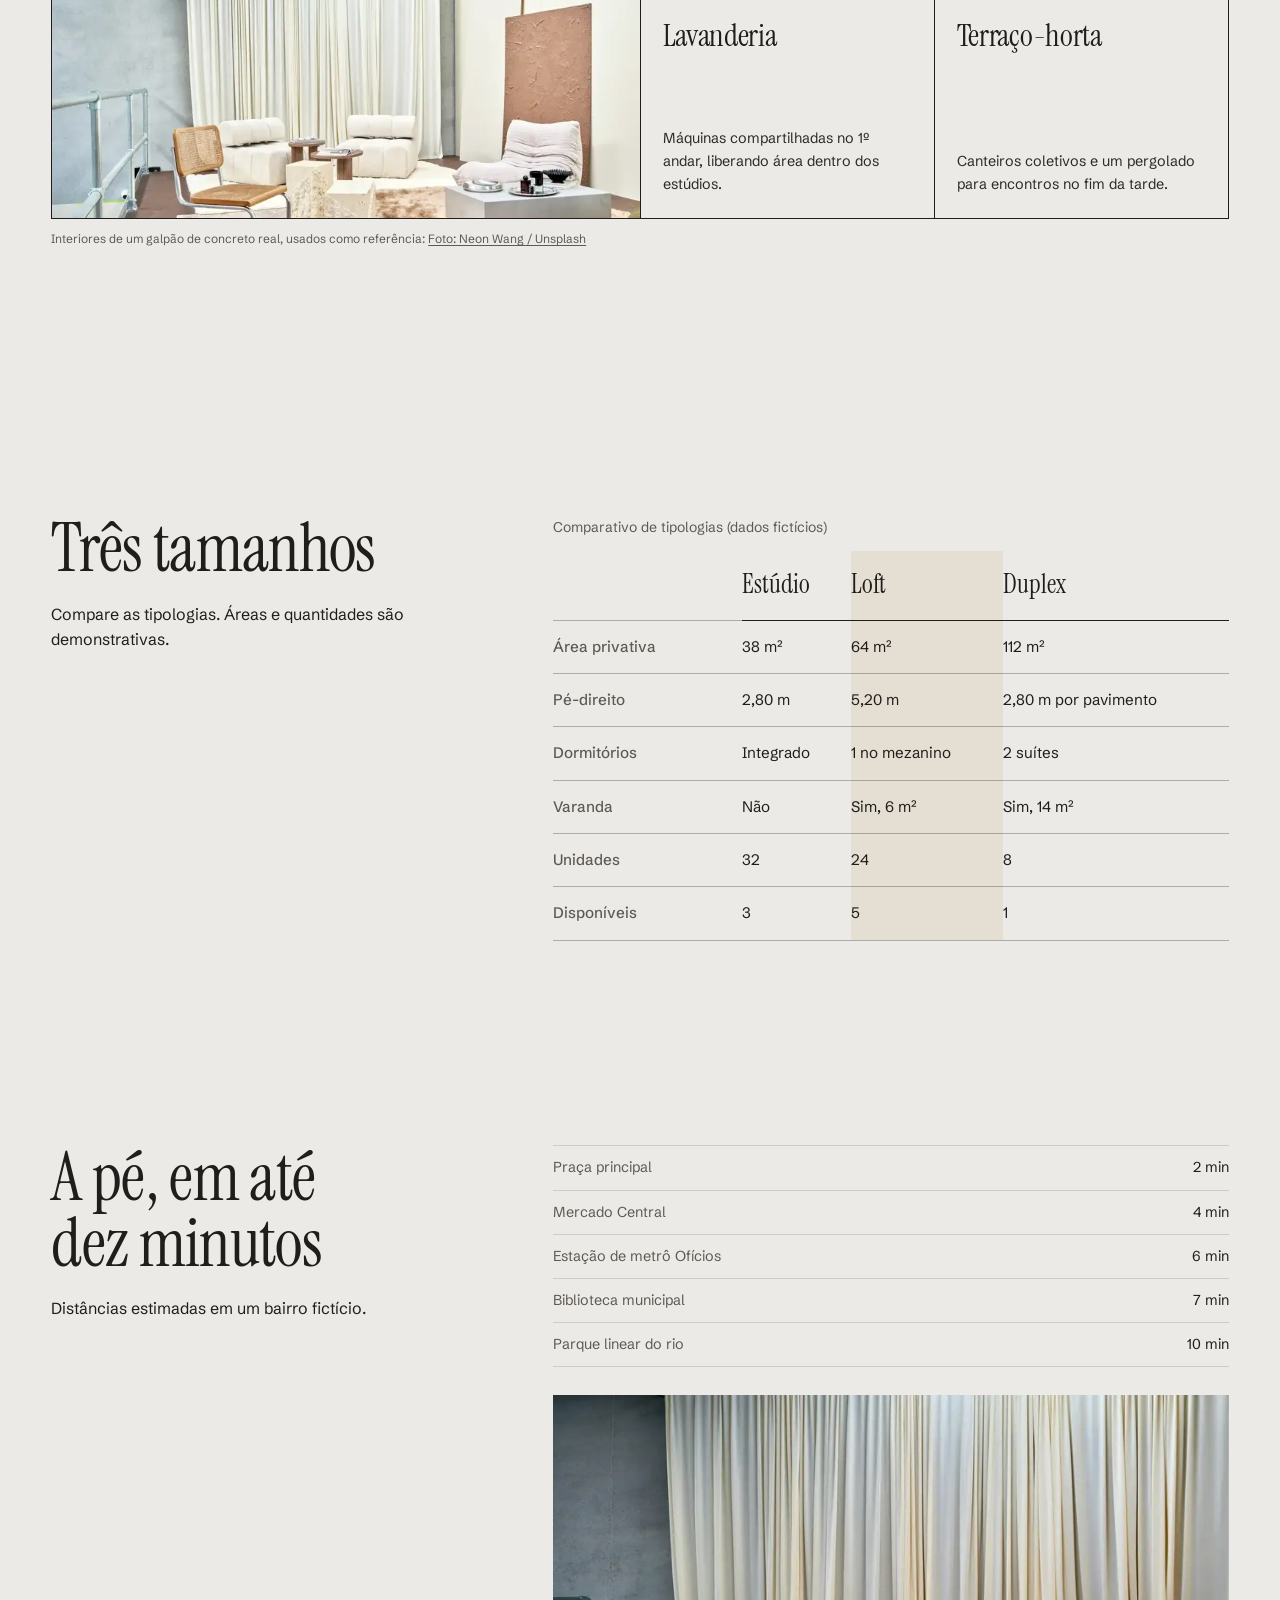
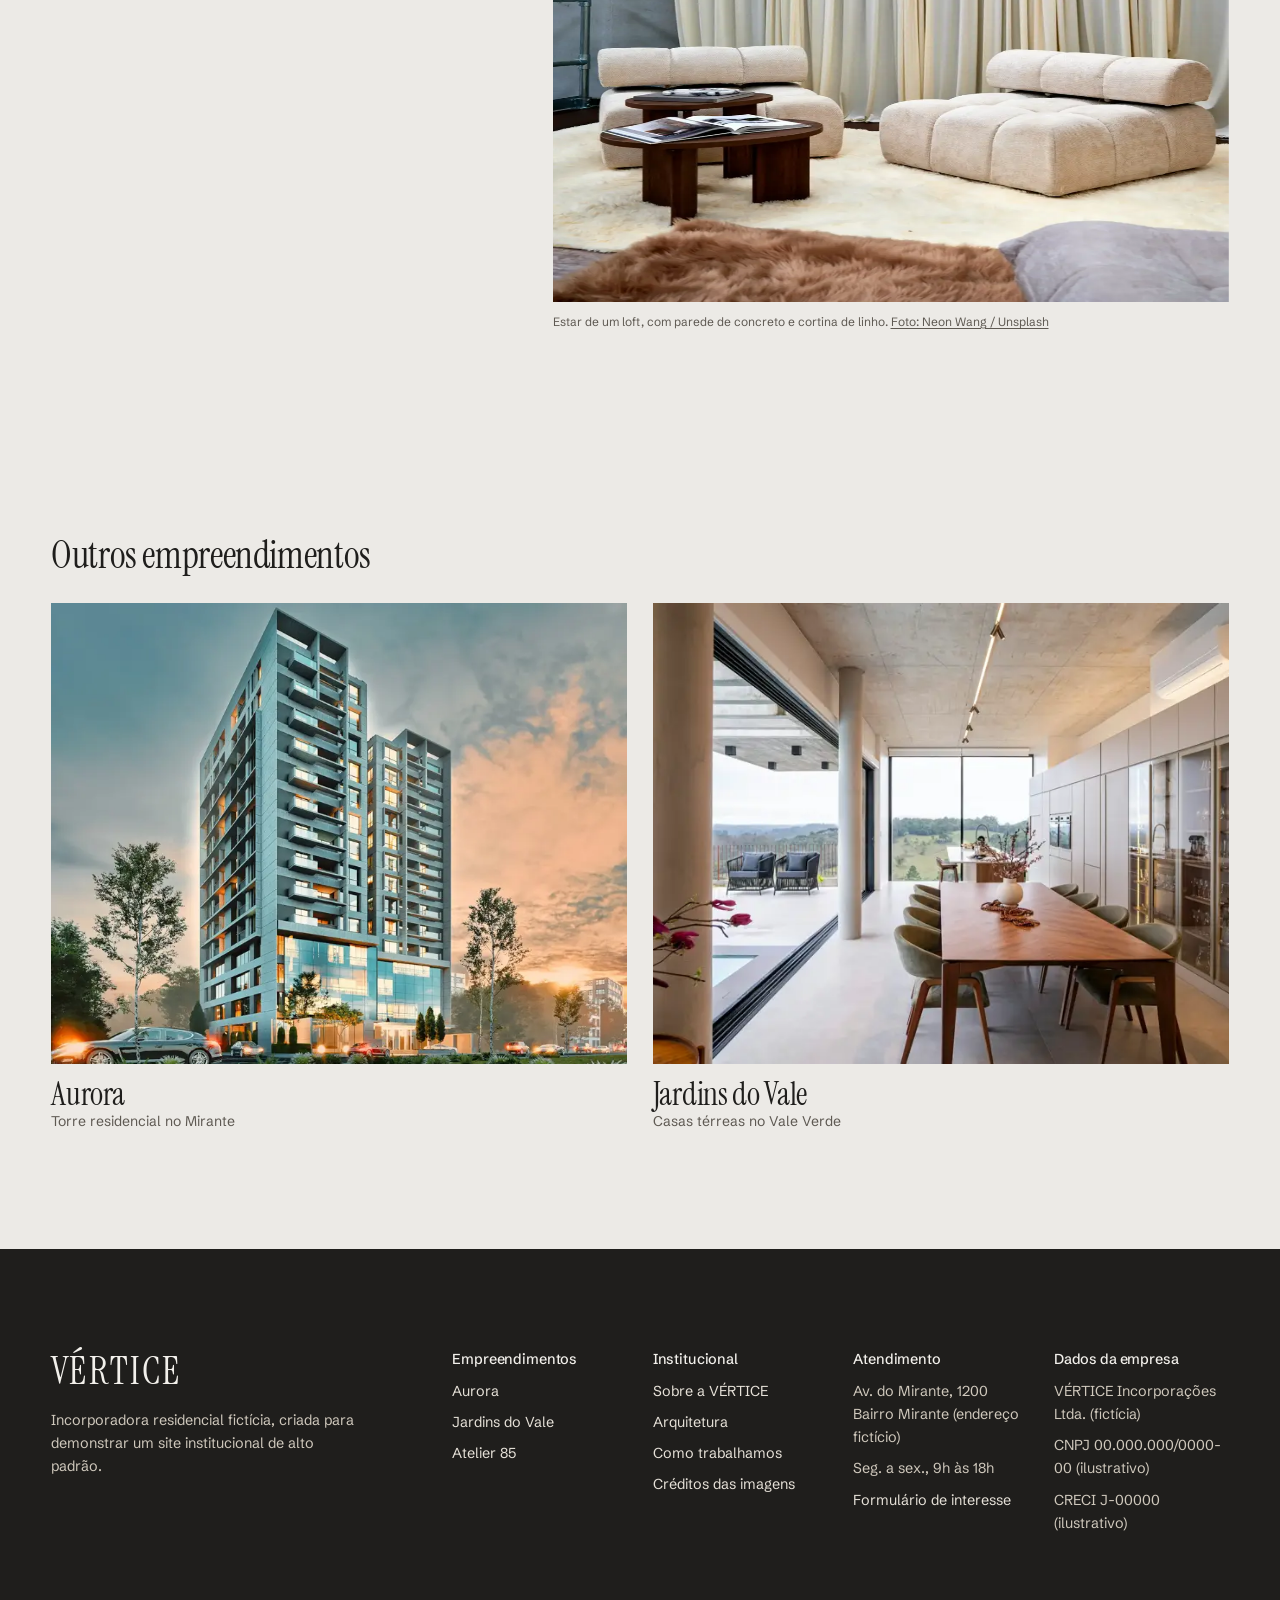
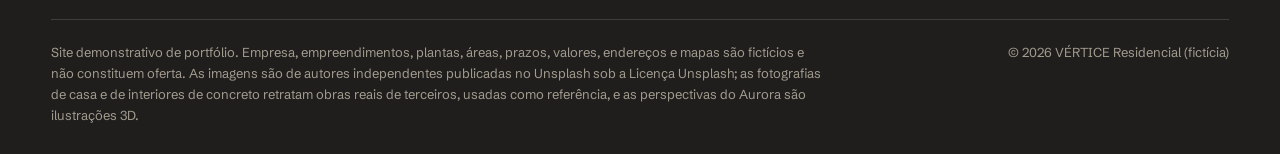
<file: vertice-residencial/site/atelier.html>
<!DOCTYPE html>
<html lang="pt-BR">
<head>
<meta charset="utf-8">
<meta name="viewport" content="width=device-width, initial-scale=1">
<title>Atelier 85 | VÉRTICE Residencial (demonstrativo)</title>
<meta name="description" content="Edifício fictício de estúdios e lofts em concreto aparente.">
<meta name="robots" content="noindex">
<meta name="theme-color" content="#2B2A28">
<meta property="og:type" content="website">
<meta property="og:locale" content="pt_BR">
<meta property="og:site_name" content="VÉRTICE Residencial (demonstrativo)">
<meta property="og:title" content="Atelier 85 | VÉRTICE Residencial (demonstrativo)">
<meta property="og:description" content="Edifício fictício de estúdios e lofts em concreto aparente.">
<meta property="og:image" content="https://vertice-residencial.netlify.app/img/og-vertice.jpg">
<meta property="og:image:width" content="1200">
<meta property="og:image:height" content="630">
<meta property="og:image:alt" content="Perspectiva ilustrada de uma torre residencial ao entardecer">
<meta property="og:url" content="https://vertice-residencial.netlify.app/atelier.html">
<meta name="twitter:card" content="summary_large_image">
<link rel="icon" href="favicon.ico" sizes="any">
<link rel="icon" href="favicon.svg" type="image/svg+xml">
<link rel="apple-touch-icon" href="apple-touch-icon.png">
<link rel="preload" href="fonts/instrument-serif-latin-400-normal.woff2" as="font" type="font/woff2" crossorigin>
<link rel="preload" href="fonts/schibsted-grotesk-latin-400-normal.woff2" as="font" type="font/woff2" crossorigin>
<link rel="stylesheet" href="css/style.css">
<script>document.documentElement.classList.add('js');setTimeout(function(){if(!window.VERTICE_OK){document.documentElement.classList.add('js-fail','loaded')}},2500)</script>
</head>
<body class="p-atelier">
<a class="skip" href="#conteudo">Pular para o conteúdo</a>
<div class="demo-bar" role="note"><strong>Projeto demonstrativo.</strong> <span class="demo-long">A VÉRTICE Residencial, seus empreendimentos, números e endereços são fictícios.</span><span class="demo-short">Empresa e dados fictícios.</span></div>
<header class="site-header">
  <div class="wrap">
    <a class="brand" href="index.html" aria-label="VÉRTICE Residencial, página inicial"><svg class="brand-mark" viewBox="0 0 18 18" aria-hidden="true"><path d="M1 1 L9 17 L17 1" fill="none" stroke="#8A5F36" stroke-width="1.4"/><path d="M0 9.5 H18" stroke="currentColor" stroke-width=".8" opacity=".5"/></svg><span class="brand-name">VÉRTICE</span><span class="brand-sub">Residencial</span></a>
    <button class="menu-toggle" type="button" aria-expanded="false" aria-controls="nav" aria-label="Abrir menu"><span></span><span></span></button>
    <nav class="nav" id="nav" aria-label="Principal"><a href="index.html#sobre">Sobre</a><a href="aurora.html">Aurora</a><a href="jardins.html">Jardins do Vale</a><a href="atelier.html" aria-current="page">Atelier 85</a><a href="index.html#galeria">Galeria</a><a class="btn" href="index.html?empreendimento=atelier#contato">Tenho interesse</a></nav>
  </div>
</header>
<main id="conteudo" tabindex="-1">

<div class="wrap"><p class="crumbs"><a href="index.html#empreendimentos">Empreendimentos</a> / Atelier 85</p></div>
<section class="wrap at-hero" aria-labelledby="at-t">
  <h1 id="at-t" class="display">Atelier 85</h1>
  <figure class="at-hero-img"><img src="img/md/atelier-fachada.webp" srcset="img/sm/atelier-fachada.webp 800w, img/md/atelier-fachada.webp 1200w, img/atelier-fachada.webp 1500w" sizes="(max-width: 860px) 100vw, 45vw" width="1500" height="2000" alt="Edifício de concreto aparente visto de baixo, com varandas em balanço" loading="eager" fetchpriority="high" decoding="async"><figcaption>Fachada de referência. <a href="https://unsplash.com/photos/um-edificio-alto-com-varias-varandas-no-topo-dele-d844Y_wSgx4" target="_blank" rel="noopener">Foto: Jinish Shah / Unsplash</a></figcaption></figure>
  <div class="at-hero-text">
    <div>
      <p class="dev-status">Pronto para morar</p>
      <p class="lead">Sessenta e quatro unidades em concreto aparente na Rua dos Ofícios, no Centro Histórico. O térreo é aberto para a calçada, com cafés e ateliês de bairro.</p>
      <p><span class="demo-tag">Empreendimento fictício</span></p>
      <a class="btn" href="index.html?empreendimento=atelier&amp;objetivo=visita#contato">Agendar uma visita</a>
    </div>
    <figure class="at-hero-img2 img-reveal"><div class="crop"><img src="img/sm/atelier-vao.webp" srcset="img/sm/atelier-vao.webp 800w, img/atelier-vao.webp 1020w" sizes="(max-width: 860px) 100vw, 45vw" width="1020" height="1200" alt="Vão livre de concreto com mezanino metálico" loading="lazy" decoding="async"></div><figcaption>Vão livre com mezanino metálico. <a href="https://unsplash.com/photos/estudio-industrial-com-paredes-de-concreto-GzMNrGthWns" target="_blank" rel="noopener">Foto: Neon Wang / Unsplash</a></figcaption></figure>
  </div>
</section>

<section class="section" aria-labelledby="mod-t">
  <div class="wrap">
    <h2 id="mod-t" class="h2 mw-11 mb-l">O que o prédio oferece</h2>
    <div class="modules">
      <div class="module"><h3>Térreo ativo</h3><p>Seis lojas pequenas com fachada para a rua e aluguel subsidiado para comércio local.</p></div>
      <div class="module img"><img src="img/sm/atelier-copa.webp" srcset="img/sm/atelier-copa.webp 685w, img/atelier-copa.webp 1050w" sizes="(max-width: 860px) 100vw, 25vw" width="1050" height="1840" alt="Copa com armários cinza e azulejos brancos" loading="lazy" decoding="async"></div>
      <div class="module"><h3>Oficina comum</h3><p>Bancadas, ferramentas e armários para quem precisa de espaço de trabalho fora do apartamento.</p></div>
      <div class="module"><h3>Bicicletário</h3><p>Uma vaga por unidade e estação de reparo no subsolo.</p></div>
      <div class="module img wide"><img src="img/sm/atelier-loft.webp" srcset="img/sm/atelier-loft.webp 800w, img/md/atelier-loft.webp 1200w, img/atelier-loft.webp 1500w" sizes="(max-width: 860px) 111vw, 45vw" width="1500" height="1125" alt="Estar sob pé-direito alto, com mezanino e paredes de concreto" loading="lazy" decoding="async"></div>
      <div class="module"><h3>Lavanderia</h3><p>Máquinas compartilhadas no 1º andar, liberando área dentro dos estúdios.</p></div>
      <div class="module"><h3>Terraço-horta</h3><p>Canteiros coletivos e um pergolado para encontros no fim da tarde.</p></div>
    </div>
    <p class="credit">Interiores de um galpão de concreto real, usados como referência: <a href="https://unsplash.com/photos/pia-de-cozinha-com-armarios-cinza-ayIDFHEA-Nk" target="_blank" rel="noopener">Foto: Neon Wang / Unsplash</a></p>
  </div>
</section>

<section class="section tight flush-top" aria-labelledby="cmp-t">
  <div class="wrap at-split">
    <div class="l">
      <h2 id="cmp-t" class="h2">Três tamanhos</h2>
      <p>Compare as tipologias. Áreas e quantidades são demonstrativas.</p>
    </div>
    <div class="r table-scroll">
      <table class="compare">
        <caption>Comparativo de tipologias (dados fictícios)<span class="table-hint"> Arraste a tabela para o lado para ver todas as colunas.</span></caption>
        <thead><tr><td></td><th scope="col">Estúdio</th><th scope="col" class="hl">Loft</th><th scope="col">Duplex</th></tr></thead>
        <tbody>
          <tr><th scope="row">Área privativa</th><td>38 m²</td><td class="hl">64 m²</td><td>112 m²</td></tr>
          <tr><th scope="row">Pé-direito</th><td>2,80 m</td><td class="hl">5,20 m</td><td>2,80 m por pavimento</td></tr>
          <tr><th scope="row">Dormitórios</th><td>Integrado</td><td class="hl">1 no mezanino</td><td>2 suítes</td></tr>
          <tr><th scope="row">Varanda</th><td>Não</td><td class="hl">Sim, 6 m²</td><td>Sim, 14 m²</td></tr>
          <tr><th scope="row">Unidades</th><td>32</td><td class="hl">24</td><td>8</td></tr>
          <tr><th scope="row">Disponíveis</th><td>3</td><td class="hl">5</td><td>1</td></tr>
        </tbody>
      </table>
    </div>
  </div>
</section>

<section class="section tight" aria-labelledby="bairro-t">
  <div class="wrap at-split">
    <div class="l">
      <h2 id="bairro-t" class="h2">A pé, em até dez minutos</h2>
      <p>Distâncias estimadas em um bairro fictício.</p>
    </div>
    <div class="r">
      <dl class="spec">
        <dt>Praça principal</dt><dd>2 min</dd>
        <dt>Mercado Central</dt><dd>4 min</dd>
        <dt>Estação de metrô Ofícios</dt><dd>6 min</dd>
        <dt>Biblioteca municipal</dt><dd>7 min</dd>
        <dt>Parque linear do rio</dt><dd>10 min</dd>
      </dl>
      <figure class=" img-reveal"><div class="crop"><img src="img/sm/atelier-sala.webp" srcset="img/sm/atelier-sala.webp 800w, img/md/atelier-sala.webp 1200w, img/atelier-sala.webp 1500w" sizes="(max-width: 860px) 100vw, 45vw" width="1500" height="2000" alt="Poltronas bege diante de parede de concreto e cortina" loading="lazy" decoding="async" class="r43"></div><figcaption>Estar de um loft, com parede de concreto e cortina de linho. <a href="https://unsplash.com/photos/poltronas-modulares-bege-na-sala-de-estar-SYhavUIu43g" target="_blank" rel="noopener">Foto: Neon Wang / Unsplash</a></figcaption></figure>
    </div>
  </div>
</section>

<section class="section tight" aria-labelledby="out-t">
  <div class="wrap">
    <h2 id="out-t" class="h3 mb-m">Outros empreendimentos</h2>
    <div class="other-devs"><a href="aurora.html"><img src="img/sm/aurora-torre.webp" srcset="img/sm/aurora-torre.webp 800w, img/md/aurora-torre.webp 1200w, img/aurora-torre.webp 2000w" sizes="(max-width: 860px) 100vw, 45vw" width="2000" height="2000" alt="Torre residencial ao entardecer, cercada de árvores" loading="lazy" decoding="async"><h3>Aurora</h3><p class="small">Torre residencial no Mirante</p></a><a href="jardins.html"><img src="img/sm/jardins-jantar.webp" srcset="img/sm/jardins-jantar.webp 800w, img/md/jardins-jantar.webp 1200w, img/jardins-jantar.webp 2400w" sizes="(max-width: 860px) 120vw, 54vw" width="2400" height="1600" alt="Sala de jantar aberta para o vale por grandes janelas" loading="lazy" decoding="async"><h3>Jardins do Vale</h3><p class="small">Casas térreas no Vale Verde</p></a></div>
  </div>
</section>

</main>
<footer class="site-footer on-dark">
  <div class="wrap">
    <div class="foot-top">
      <div class="foot-brand">
        <span class="brand-name">VÉRTICE</span>
        <p>Incorporadora residencial fictícia, criada para demonstrar um site institucional de alto padrão.</p>
      </div>
      <div class="foot-col">
        <h2>Empreendimentos</h2>
        <ul><li><a href="aurora.html">Aurora</a></li><li><a href="jardins.html">Jardins do Vale</a></li><li><a href="atelier.html">Atelier 85</a></li></ul>
      </div>
      <div class="foot-col">
        <h2>Institucional</h2>
        <ul><li><a href="index.html#sobre">Sobre a VÉRTICE</a></li><li><a href="index.html#arquitetura">Arquitetura</a></li><li><a href="index.html#diferenciais">Como trabalhamos</a></li><li><a href="creditos.html">Créditos das imagens</a></li></ul>
      </div>
      <div class="foot-col">
        <h2>Atendimento</h2>
        <ul><li>Av. do Mirante, 1200<br>Bairro Mirante (endereço fictício)</li><li>Seg. a sex., 9h às 18h</li><li><a href="index.html#contato">Formulário de interesse</a></li></ul>
      </div>
      <div class="foot-col">
        <h2>Dados da empresa</h2>
        <ul><li>VÉRTICE Incorporações Ltda. (fictícia)</li><li>CNPJ 00.000.000/0000-00 (ilustrativo)</li><li>CRECI J-00000 (ilustrativo)</li></ul>
      </div>
    </div>
    <div class="foot-legal">
      <p class="disc">Site demonstrativo de portfólio. Empresa, empreendimentos, plantas, áreas, prazos, valores, endereços e mapas são fictícios e não constituem oferta. As imagens são de autores independentes publicadas no Unsplash sob a Licença Unsplash; as fotografias de casa e de interiores de concreto retratam obras reais de terceiros, usadas como referência, e as perspectivas do Aurora são ilustrações 3D.</p>
      <p class="copy">© <span data-year>2026</span> VÉRTICE Residencial (fictícia)</p>
    </div>
  </div>
</footer>

<script src="js/main.js" defer></script>
</body>
</html>
</file>
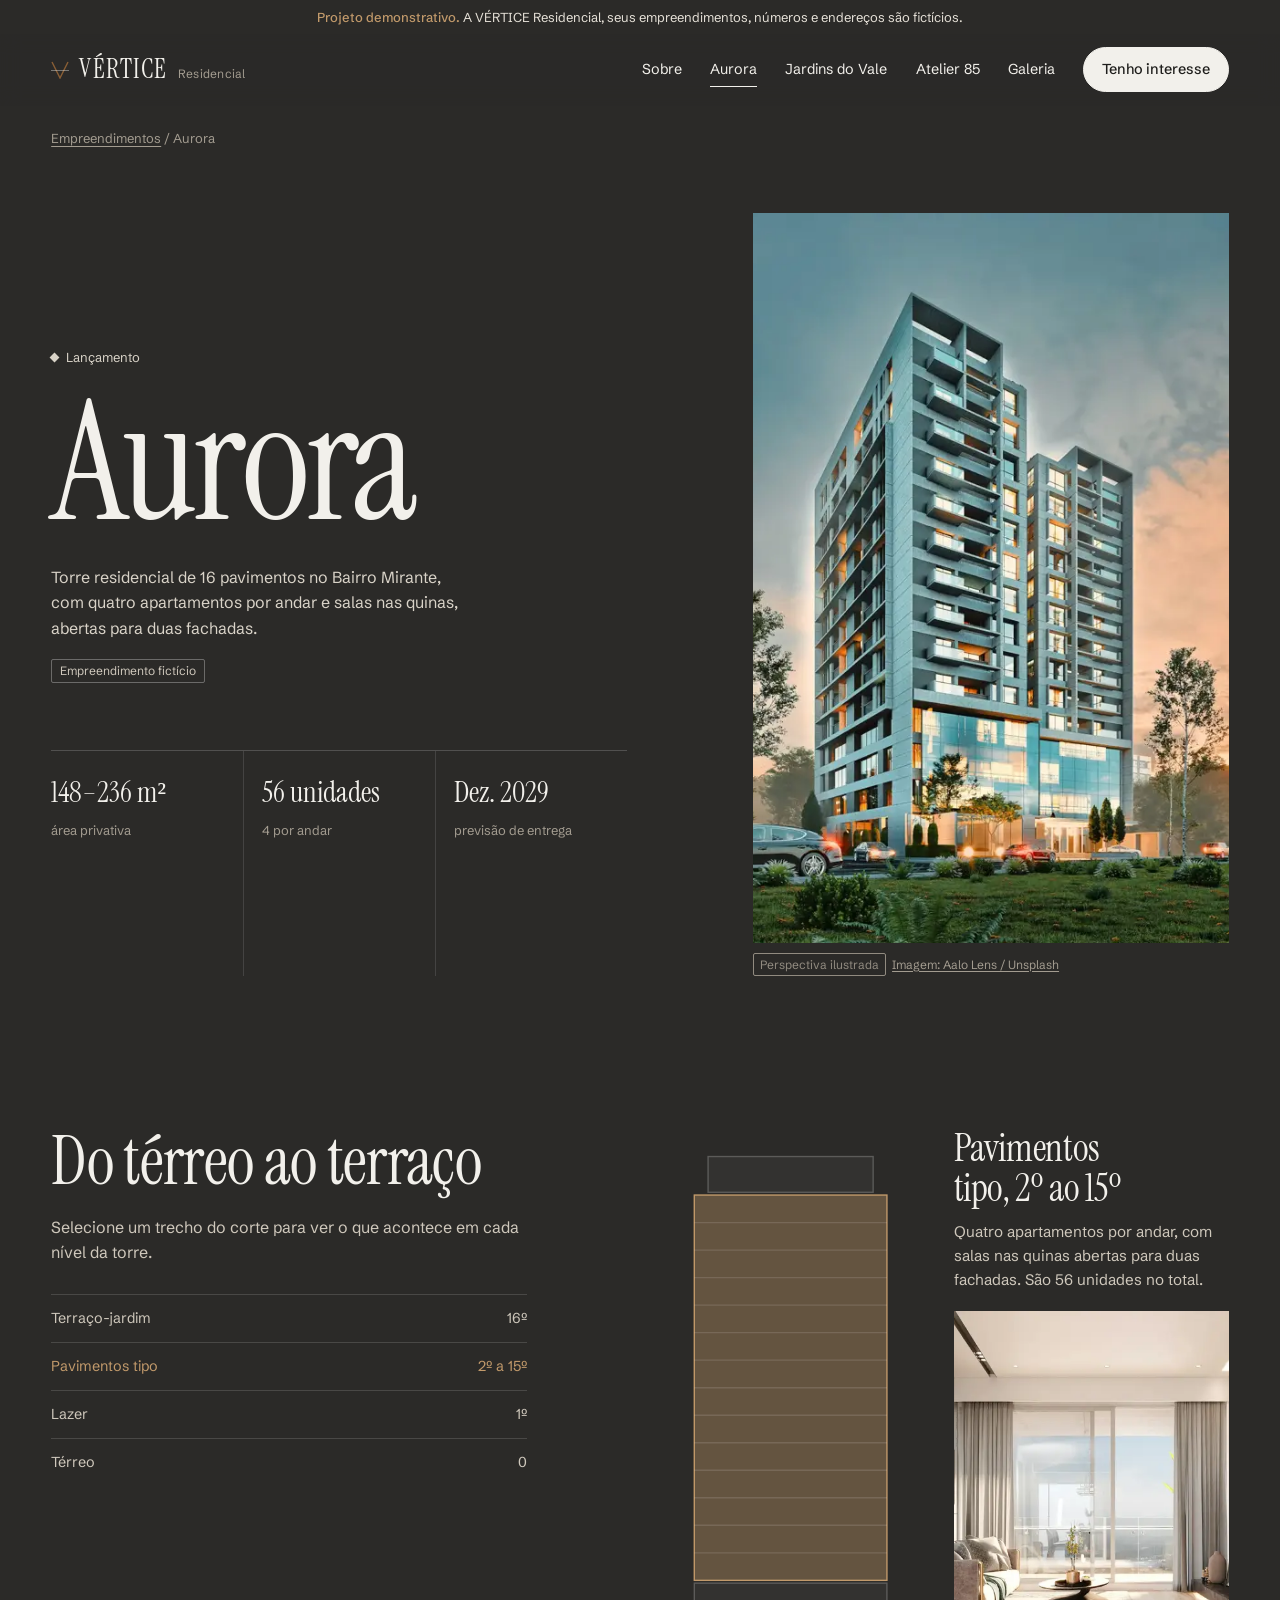
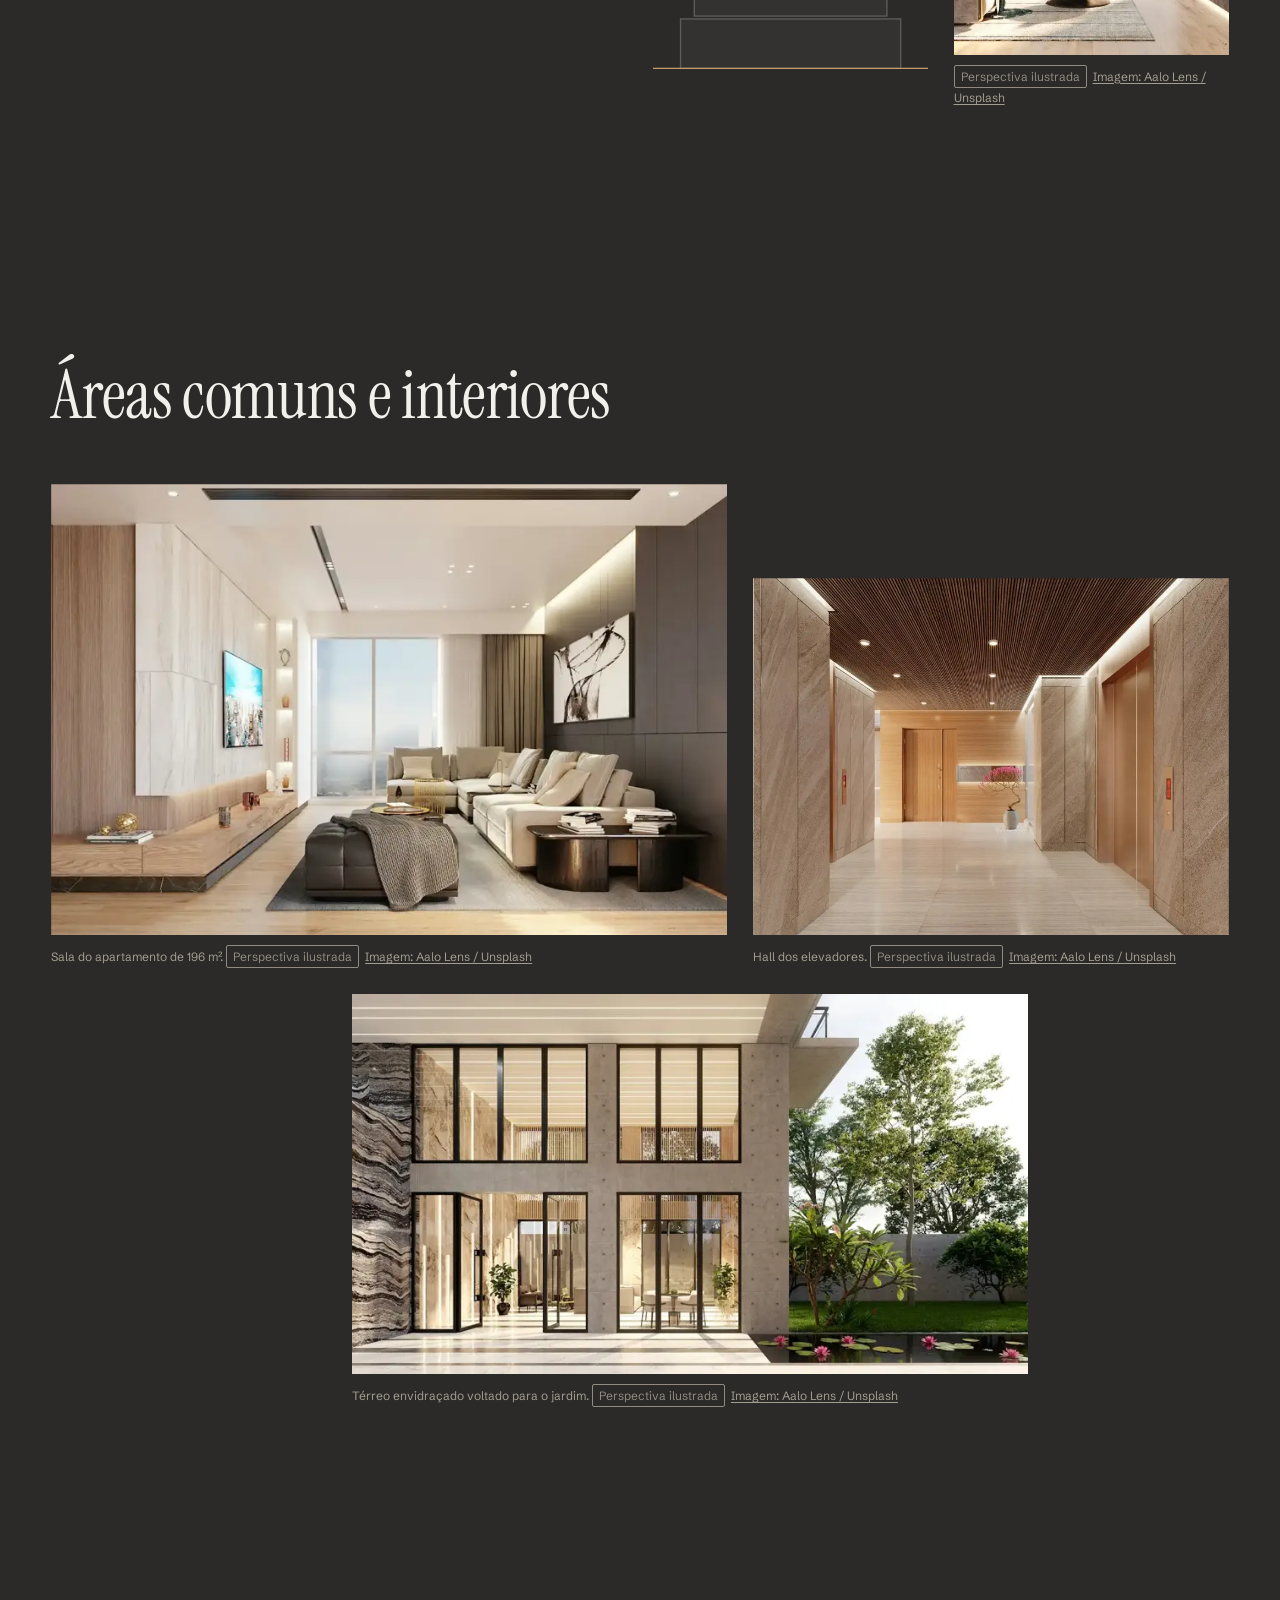
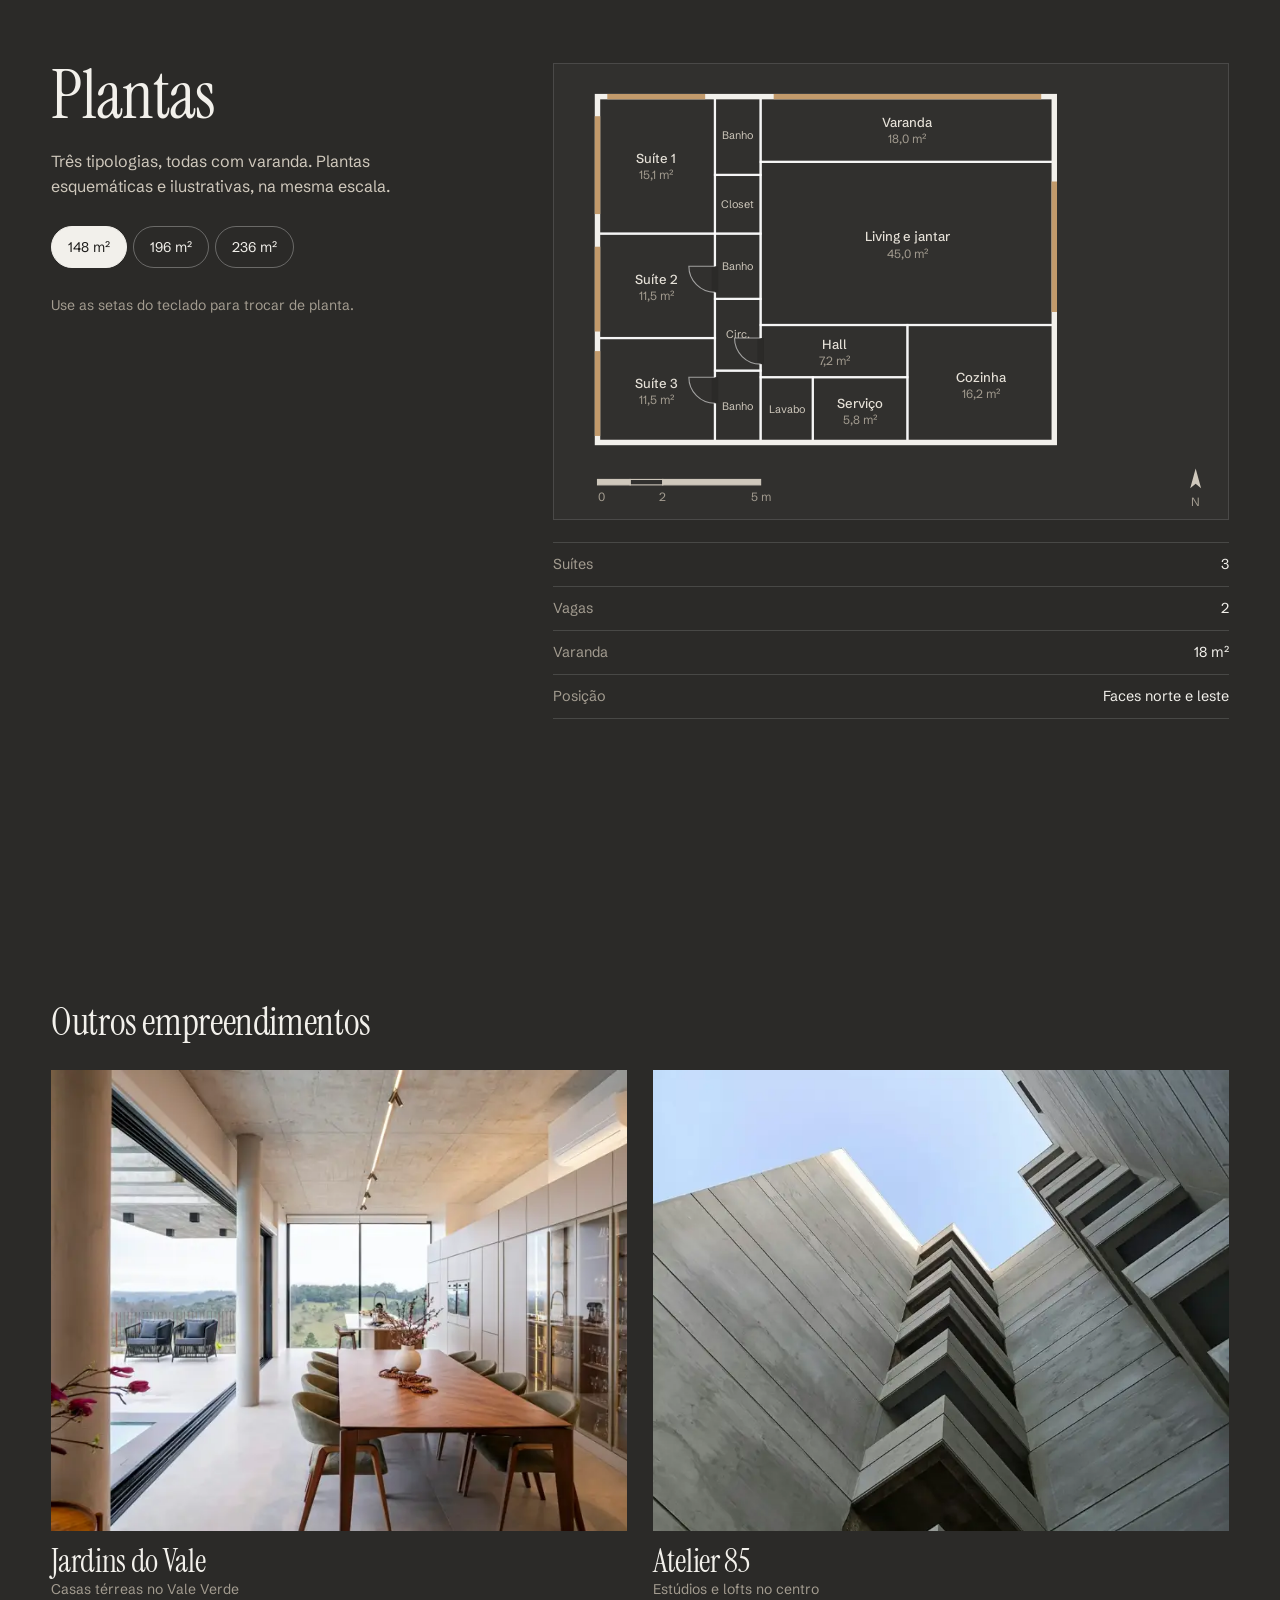
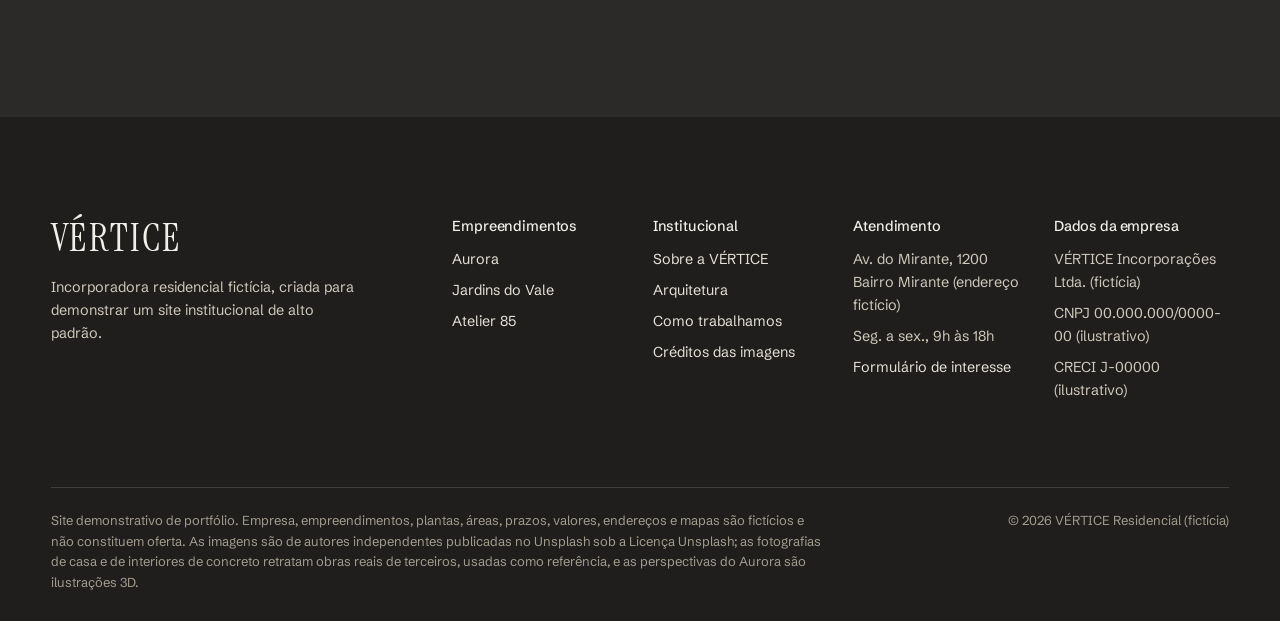
<file: vertice-residencial/site/aurora.html>
<!DOCTYPE html>
<html lang="pt-BR">
<head>
<meta charset="utf-8">
<meta name="viewport" content="width=device-width, initial-scale=1">
<title>Aurora | VÉRTICE Residencial (demonstrativo)</title>
<meta name="description" content="Torre residencial fictícia de 16 pavimentos, com apartamentos de 148 a 236 m².">
<meta name="robots" content="noindex">
<meta name="theme-color" content="#2B2A28">
<meta property="og:type" content="website">
<meta property="og:locale" content="pt_BR">
<meta property="og:site_name" content="VÉRTICE Residencial (demonstrativo)">
<meta property="og:title" content="Aurora | VÉRTICE Residencial (demonstrativo)">
<meta property="og:description" content="Torre residencial fictícia de 16 pavimentos, com apartamentos de 148 a 236 m².">
<meta property="og:image" content="https://vertice-residencial.netlify.app/img/og-vertice.jpg">
<meta property="og:image:width" content="1200">
<meta property="og:image:height" content="630">
<meta property="og:image:alt" content="Perspectiva ilustrada de uma torre residencial ao entardecer">
<meta property="og:url" content="https://vertice-residencial.netlify.app/aurora.html">
<meta name="twitter:card" content="summary_large_image">
<link rel="icon" href="favicon.ico" sizes="any">
<link rel="icon" href="favicon.svg" type="image/svg+xml">
<link rel="apple-touch-icon" href="apple-touch-icon.png">
<link rel="preload" href="fonts/instrument-serif-latin-400-normal.woff2" as="font" type="font/woff2" crossorigin>
<link rel="preload" href="fonts/schibsted-grotesk-latin-400-normal.woff2" as="font" type="font/woff2" crossorigin>
<link rel="stylesheet" href="css/style.css">
<script>document.documentElement.classList.add('js');setTimeout(function(){if(!window.VERTICE_OK){document.documentElement.classList.add('js-fail','loaded')}},2500)</script>
</head>
<body class="p-aurora on-dark">
<a class="skip" href="#conteudo">Pular para o conteúdo</a>
<div class="demo-bar" role="note"><strong>Projeto demonstrativo.</strong> <span class="demo-long">A VÉRTICE Residencial, seus empreendimentos, números e endereços são fictícios.</span><span class="demo-short">Empresa e dados fictícios.</span></div>
<header class="site-header">
  <div class="wrap">
    <a class="brand" href="index.html" aria-label="VÉRTICE Residencial, página inicial"><svg class="brand-mark" viewBox="0 0 18 18" aria-hidden="true"><path d="M1 1 L9 17 L17 1" fill="none" stroke="#8A5F36" stroke-width="1.4"/><path d="M0 9.5 H18" stroke="currentColor" stroke-width=".8" opacity=".5"/></svg><span class="brand-name">VÉRTICE</span><span class="brand-sub">Residencial</span></a>
    <button class="menu-toggle" type="button" aria-expanded="false" aria-controls="nav" aria-label="Abrir menu"><span></span><span></span></button>
    <nav class="nav" id="nav" aria-label="Principal"><a href="index.html#sobre">Sobre</a><a href="aurora.html" aria-current="page">Aurora</a><a href="jardins.html">Jardins do Vale</a><a href="atelier.html">Atelier 85</a><a href="index.html#galeria">Galeria</a><a class="btn" href="index.html?empreendimento=aurora#contato">Tenho interesse</a></nav>
  </div>
</header>
<main id="conteudo" tabindex="-1">

<div class="wrap"><p class="crumbs"><a href="index.html#empreendimentos">Empreendimentos</a> / Aurora</p></div>
<section class="wrap au-hero" aria-labelledby="au-t">
  <div class="au-title">
    <p class="dev-status status-light">Lançamento</p>
    <h1 id="au-t" class="display">Aurora</h1>
    <p>Torre residencial de 16 pavimentos no Bairro Mirante, com quatro apartamentos por andar e salas nas quinas, abertas para duas fachadas.</p>
    <p><span class="demo-tag">Empreendimento fictício</span></p>
  </div>
  <figure class="au-tower"><img src="img/md/aurora-torre.webp" srcset="img/sm/aurora-torre.webp 800w, img/md/aurora-torre.webp 1200w, img/aurora-torre.webp 2000w" sizes="(max-width: 860px) 125vw, 61vw" width="2000" height="2000" alt="Torre residencial ao entardecer, cercada de árvores" loading="eager" fetchpriority="high" decoding="async"><figcaption><span class="persp">Perspectiva ilustrada</span><a href="https://unsplash.com/photos/predio-de-apartamentos-moderno-ao-por-do-sol-com-arvores-e-carro-80CF4JbhlyM" target="_blank" rel="noopener">Imagem: Aalo Lens / Unsplash</a></figcaption></figure>
  <div class="au-spec">
    <div><b>148–236 m²</b><span>área privativa</span></div>
    <div><b>56 unidades</b><span>4 por andar</span></div>
    <div><b>Dez. 2029</b><span>previsão de entrega</span></div>
  </div>
</section>

<section class="section" aria-labelledby="corte-t">
  <div class="wrap au-section">
    <div class="section-cut">
      <h2 id="corte-t" class="h2">Do térreo ao terraço</h2>
      <p>Selecione um trecho do corte para ver o que acontece em cada nível da torre.</p>
      <ul class="floor-steps">
        <li><button type="button" data-floor="terraco" aria-pressed="false"><span>Terraço-jardim</span><span>16º</span></button></li>
        <li><button type="button" data-floor="tipo" aria-pressed="true"><span>Pavimentos tipo</span><span>2º a 15º</span></button></li>
        <li><button type="button" data-floor="lazer" aria-pressed="false"><span>Lazer</span><span>1º</span></button></li>
        <li><button type="button" data-floor="terreo" aria-pressed="false"><span>Térreo</span><span>0</span></button></li>
      </ul>
    </div>
    <div class="tower-svg"><svg viewBox="0 0 200 412" role="group" aria-label="Corte esquemático da torre Aurora; selecione um pavimento"><rect class="floor" data-floor="terraco" tabindex="0" role="button" aria-pressed="false" aria-label="Terraço-jardim" x="40" y="20" width="120" height="26"/><rect class="floor active" data-floor="tipo" tabindex="0" role="button" aria-pressed="true" aria-label="Pavimentos tipo" x="30" y="48" width="140" height="280"/><rect class="floor" data-floor="lazer" tabindex="0" role="button" aria-pressed="false" aria-label="Lazer" x="30" y="330" width="140" height="24"/><rect class="floor" data-floor="terreo" tabindex="0" role="button" aria-pressed="false" aria-label="Térreo" x="20" y="356" width="160" height="36"/><g pointer-events="none"><line x1="30" x2="170" y1="68" y2="68" stroke="rgba(255,255,255,.12)"/><line x1="30" x2="170" y1="88" y2="88" stroke="rgba(255,255,255,.12)"/><line x1="30" x2="170" y1="108" y2="108" stroke="rgba(255,255,255,.12)"/><line x1="30" x2="170" y1="128" y2="128" stroke="rgba(255,255,255,.12)"/><line x1="30" x2="170" y1="148" y2="148" stroke="rgba(255,255,255,.12)"/><line x1="30" x2="170" y1="168" y2="168" stroke="rgba(255,255,255,.12)"/><line x1="30" x2="170" y1="188" y2="188" stroke="rgba(255,255,255,.12)"/><line x1="30" x2="170" y1="208" y2="208" stroke="rgba(255,255,255,.12)"/><line x1="30" x2="170" y1="228" y2="228" stroke="rgba(255,255,255,.12)"/><line x1="30" x2="170" y1="248" y2="248" stroke="rgba(255,255,255,.12)"/><line x1="30" x2="170" y1="268" y2="268" stroke="rgba(255,255,255,.12)"/><line x1="30" x2="170" y1="288" y2="288" stroke="rgba(255,255,255,.12)"/><line x1="30" x2="170" y1="308" y2="308" stroke="rgba(255,255,255,.12)"/></g><line x1="0" x2="200" y1="392" y2="392" stroke="#C29A6B"/></svg></div>
    <div class="floor-info" aria-live="polite">
      <h3 class="h3" id="floor-title">Pavimentos tipo, 2º ao 15º</h3>
      <p id="floor-text">Quatro apartamentos por andar, com salas nas quinas abertas para duas fachadas. São 56 unidades no total.</p>
      <figure><img id="floor-img" src="img/sm/aurora-living.webp" srcset="img/sm/aurora-living.webp 800w, img/md/aurora-living.webp 1200w, img/aurora-living.webp 1500w" sizes="(max-width: 860px) 188vw, 45vw" alt="Sala de estar com janela de piso a teto" width="800" height="533" loading="lazy"><figcaption id="floor-credit"><span class="persp">Perspectiva ilustrada</span><a href="https://unsplash.com/photos/sala-de-estar-moderna-com-grande-janela-e-vista-para-o-mar-Z30QQmCIppU" target="_blank" rel="noopener">Imagem: Aalo Lens / Unsplash</a></figcaption></figure>
    </div>
  </div>
</section>

<section class="section tight" aria-labelledby="int-t">
  <div class="wrap">
    <h2 id="int-t" class="h2 reveal mw-10 mb-xl">Áreas comuns e interiores</h2>
    <div class="au-interiors">
      <figure class="i1 img-reveal"><div class="crop"><img src="img/sm/aurora-sala.webp" srcset="img/sm/aurora-sala.webp 800w, img/md/aurora-sala.webp 1200w, img/aurora-sala.webp 1500w" sizes="(max-width: 860px) 100vw, 45vw" width="1500" height="1000" alt="Sala com sofá seccional e painel de madeira" loading="lazy" decoding="async" class="r32"></div><figcaption>Sala do apartamento de 196 m². <span class="persp">Perspectiva ilustrada</span><a href="https://unsplash.com/photos/sala-de-estar-moderna-com-sofa-seccional-e-janela-grande-yxO8YG082v8" target="_blank" rel="noopener">Imagem: Aalo Lens / Unsplash</a></figcaption></figure>
      <figure class="i2 img-reveal"><div class="crop"><img src="img/sm/aurora-elevadores.webp" srcset="img/sm/aurora-elevadores.webp 800w, img/md/aurora-elevadores.webp 1200w, img/aurora-elevadores.webp 1500w" sizes="(max-width: 860px) 100vw, 32vw" width="1500" height="1125" alt="Hall dos elevadores com painéis de madeira" loading="lazy" decoding="async" class="r43"></div><figcaption>Hall dos elevadores. <span class="persp">Perspectiva ilustrada</span><a href="https://unsplash.com/photos/lobby-do-hotel-moderno-com-elevadores-e-detalhes-em-madeira-1PXsFfTbEcI" target="_blank" rel="noopener">Imagem: Aalo Lens / Unsplash</a></figcaption></figure>
      <figure class="i3 img-reveal"><div class="crop"><img src="img/sm/aurora-entrada.webp" srcset="img/sm/aurora-entrada.webp 800w, img/md/aurora-entrada.webp 1200w, img/aurora-entrada.webp 1500w" sizes="(max-width: 860px) 100vw, 45vw" width="1500" height="844" alt="Térreo envidraçado com jardim na entrada do edifício" loading="lazy" decoding="async" class="r169"></div><figcaption>Térreo envidraçado voltado para o jardim. <span class="persp">Perspectiva ilustrada</span><a href="https://unsplash.com/photos/casa-moderna-com-grandes-janelas-e-jardim-exuberante-eWOgoFHlE8g" target="_blank" rel="noopener">Imagem: Aalo Lens / Unsplash</a></figcaption></figure>
    </div>
  </div>
</section>

<section class="section" aria-labelledby="pl-t">
  <div class="wrap plans">
    <div class="plans-head">
      <h2 id="pl-t" class="h2">Plantas</h2>
      <p class="muted-dark">Três tipologias, todas com varanda. Plantas esquemáticas e ilustrativas, na mesma escala.</p>
      <div class="tabs" role="tablist" aria-label="Tipologias do Aurora"><button class="tab" type="button" role="tab" id="t-p148" aria-controls="p148" aria-selected="true" tabindex="0">148 m²</button><button class="tab" type="button" role="tab" id="t-p196" aria-controls="p196" aria-selected="false" tabindex="-1">196 m²</button><button class="tab" type="button" role="tab" id="t-p236" aria-controls="p236" aria-selected="false" tabindex="-1">236 m²</button></div>
      <p class="small">Use as setas do teclado para trocar de planta.</p>
    </div>
    <div class="plan-panel" role="tabpanel" id="p148" aria-labelledby="t-p148"><svg class="plan-svg" viewBox="0 0 620 418" role="img" aria-label="Planta esquemática ilustrativa do apartamento de 148 m²"><rect class="room" x="190.0" y="30.0" width="270.0" height="60.0"/><rect class="room" x="190.0" y="90.0" width="270.0" height="150.0"/><rect class="room" x="325.0" y="240.0" width="135.0" height="108.0"/><rect class="room" x="190.0" y="240.0" width="135.0" height="48.0"/><rect class="room" x="190.0" y="288.0" width="48.0" height="60.0"/><rect class="room" x="238.0" y="288.0" width="87.0" height="60.0"/><rect class="room" x="40.0" y="30.0" width="108.0" height="126.0"/><rect class="room" x="148.0" y="30.0" width="42.0" height="72.0"/><rect class="room" x="148.0" y="102.0" width="42.0" height="54.0"/><rect class="room" x="40.0" y="156.0" width="108.0" height="96.0"/><rect class="room" x="148.0" y="156.0" width="42.0" height="60.0"/><rect class="room" x="148.0" y="216.0" width="42.0" height="66.0"/><rect class="room" x="40.0" y="252.0" width="108.0" height="96.0"/><rect class="room" x="148.0" y="282.0" width="42.0" height="66.0"/><rect class="outer" x="40" y="30" width="420.0" height="318.0"/><line class="win" x1="49.0" y1="30.0" x2="139.0" y2="30.0"/><line class="win" x1="202.0" y1="30.0" x2="448.0" y2="30.0"/><line class="win" x1="40.0" y1="48.0" x2="40.0" y2="138.0"/><line class="win" x1="40.0" y1="168.0" x2="40.0" y2="246.0"/><line class="win" x1="40.0" y1="264.0" x2="40.0" y2="342.0"/><line class="win" x1="460.0" y1="108.0" x2="460.0" y2="228.0"/><line class="door-gap" x1="148.0" y1="186.0" x2="148.0" y2="210.0"/><path class="door" d="M148.0 186.0 L124.0 186.0 A24.0 24.0 0 0 0 148.0 210.0"/><line class="door-gap" x1="148.0" y1="288.0" x2="148.0" y2="312.0"/><path class="door" d="M148.0 288.0 L124.0 288.0 A24.0 24.0 0 0 0 148.0 312.0"/><line class="door-gap" x1="190.0" y1="252.0" x2="190.0" y2="276.0"/><path class="door" d="M190.0 252.0 L166.0 252.0 A24.0 24.0 0 0 0 190.0 276.0"/><text class="rl" x="325.0" y="58.0" text-anchor="middle">Varanda</text><text class="ra" x="325.0" y="73.0" text-anchor="middle">18,0 m²</text><text class="rl" x="325.0" y="163.0" text-anchor="middle">Living e jantar</text><text class="ra" x="325.0" y="178.0" text-anchor="middle">45,0 m²</text><text class="rl" x="392.5" y="292.0" text-anchor="middle">Cozinha</text><text class="ra" x="392.5" y="307.0" text-anchor="middle">16,2 m²</text><text class="rl" x="257.5" y="262.0" text-anchor="middle">Hall</text><text class="ra" x="257.5" y="277.0" text-anchor="middle">7,2 m²</text><text class="rs" x="214.0" y="321.0" text-anchor="middle">Lavabo</text><text class="rl" x="281.5" y="316.0" text-anchor="middle">Serviço</text><text class="ra" x="281.5" y="331.0" text-anchor="middle">5,8 m²</text><text class="rl" x="94.0" y="91.0" text-anchor="middle">Suíte 1</text><text class="ra" x="94.0" y="106.0" text-anchor="middle">15,1 m²</text><text class="rs" x="169.0" y="69.0" text-anchor="middle">Banho</text><text class="rs" x="169.0" y="132.0" text-anchor="middle">Closet</text><text class="rl" x="94.0" y="202.0" text-anchor="middle">Suíte 2</text><text class="ra" x="94.0" y="217.0" text-anchor="middle">11,5 m²</text><text class="rs" x="169.0" y="189.0" text-anchor="middle">Banho</text><text class="rs" x="169.0" y="252.0" text-anchor="middle">Circ.</text><text class="rl" x="94.0" y="298.0" text-anchor="middle">Suíte 3</text><text class="ra" x="94.0" y="313.0" text-anchor="middle">11,5 m²</text><text class="rs" x="169.0" y="318.0" text-anchor="middle">Banho</text><g class="scale"><rect class="f" x="40" y="382.0" width="30" height="5"/><rect x="70" y="382.0" width="30" height="5"/><rect class="f" x="100" y="382.0" width="90" height="5"/><text x="40" y="402.0">0</text><text x="100" y="402.0" text-anchor="middle">2</text><text x="190" y="402.0" text-anchor="middle">5 m</text></g><g class="north" transform="translate(590 386.0)"><path d="M0 -14 L5 4 L0 0 L-5 4Z"/><text y="20" text-anchor="middle">N</text></g></svg><dl class="spec"><dt>Suítes</dt><dd>3</dd><dt>Vagas</dt><dd>2</dd><dt>Varanda</dt><dd>18 m²</dd><dt>Posição</dt><dd>Faces norte e leste</dd></dl></div><div class="plan-panel" role="tabpanel" id="p196" aria-labelledby="t-p196" hidden><svg class="plan-svg" viewBox="0 0 620 468" role="img" aria-label="Planta esquemática ilustrativa do apartamento de 196 m²"><rect class="room" x="220.0" y="30.0" width="300.0" height="72.0"/><rect class="room" x="220.0" y="102.0" width="300.0" height="156.0"/><rect class="room" x="370.0" y="258.0" width="150.0" height="139.5"/><rect class="room" x="220.0" y="258.0" width="150.0" height="60.0"/><rect class="room" x="220.0" y="318.0" width="78.0" height="79.5"/><rect class="room" x="298.0" y="318.0" width="72.0" height="79.5"/><rect class="room" x="40.0" y="30.0" width="132.0" height="138.0"/><rect class="room" x="172.0" y="30.0" width="48.0" height="72.0"/><rect class="room" x="172.0" y="102.0" width="48.0" height="66.0"/><rect class="room" x="40.0" y="168.0" width="132.0" height="108.0"/><rect class="room" x="172.0" y="168.0" width="48.0" height="60.0"/><rect class="room" x="172.0" y="228.0" width="48.0" height="90.0"/><rect class="room" x="40.0" y="276.0" width="132.0" height="121.5"/><rect class="room" x="172.0" y="318.0" width="48.0" height="79.5"/><rect class="outer" x="40" y="30" width="480.0" height="367.5"/><line class="win" x1="52.0" y1="30.0" x2="160.0" y2="30.0"/><line class="win" x1="232.0" y1="30.0" x2="508.0" y2="30.0"/><line class="win" x1="40.0" y1="48.0" x2="40.0" y2="150.0"/><line class="win" x1="40.0" y1="180.0" x2="40.0" y2="264.0"/><line class="win" x1="40.0" y1="294.0" x2="40.0" y2="384.0"/><line class="win" x1="520.0" y1="114.0" x2="520.0" y2="246.0"/><line class="door-gap" x1="172.0" y1="198.0" x2="172.0" y2="222.0"/><path class="door" d="M172.0 198.0 L148.0 198.0 A24.0 24.0 0 0 0 172.0 222.0"/><line class="door-gap" x1="172.0" y1="288.0" x2="172.0" y2="312.0"/><path class="door" d="M172.0 288.0 L148.0 288.0 A24.0 24.0 0 0 0 172.0 312.0"/><line class="door-gap" x1="220.0" y1="270.0" x2="220.0" y2="294.0"/><path class="door" d="M220.0 270.0 L196.0 270.0 A24.0 24.0 0 0 0 220.0 294.0"/><text class="rl" x="370.0" y="64.0" text-anchor="middle">Varanda</text><text class="ra" x="370.0" y="79.0" text-anchor="middle">24,0 m²</text><text class="rl" x="370.0" y="178.0" text-anchor="middle">Living integrado</text><text class="ra" x="370.0" y="193.0" text-anchor="middle">52,0 m²</text><text class="rl" x="445.0" y="325.8" text-anchor="middle">Cozinha</text><text class="ra" x="445.0" y="340.8" text-anchor="middle">23,2 m²</text><text class="rl" x="295.0" y="286.0" text-anchor="middle">Hall</text><text class="ra" x="295.0" y="301.0" text-anchor="middle">10,0 m²</text><text class="rl" x="259.0" y="355.7" text-anchor="middle">Lavabo</text><text class="ra" x="259.0" y="370.7" text-anchor="middle">6,9 m²</text><text class="rl" x="334.0" y="355.7" text-anchor="middle">Serviço</text><text class="ra" x="334.0" y="370.7" text-anchor="middle">6,4 m²</text><text class="rl" x="106.0" y="97.0" text-anchor="middle">Suíte master</text><text class="ra" x="106.0" y="112.0" text-anchor="middle">20,2 m²</text><text class="rs" x="196.0" y="69.0" text-anchor="middle">Closet</text><text class="rs" x="196.0" y="138.0" text-anchor="middle">Banho</text><text class="rl" x="106.0" y="220.0" text-anchor="middle">Suíte 2</text><text class="ra" x="106.0" y="235.0" text-anchor="middle">15,8 m²</text><text class="rs" x="196.0" y="201.0" text-anchor="middle">Banho</text><text class="rs" x="196.0" y="276.0" text-anchor="middle">Circ.</text><text class="rl" x="106.0" y="334.8" text-anchor="middle">Suíte 3</text><text class="ra" x="106.0" y="349.8" text-anchor="middle">17,8 m²</text><text class="rs" x="196.0" y="360.7" text-anchor="middle">Banho</text><g class="scale"><rect class="f" x="40" y="431.5" width="30" height="5"/><rect x="70" y="431.5" width="30" height="5"/><rect class="f" x="100" y="431.5" width="90" height="5"/><text x="40" y="451.5">0</text><text x="100" y="451.5" text-anchor="middle">2</text><text x="190" y="451.5" text-anchor="middle">5 m</text></g><g class="north" transform="translate(590 435.5)"><path d="M0 -14 L5 4 L0 0 L-5 4Z"/><text y="20" text-anchor="middle">N</text></g></svg><dl class="spec"><dt>Suítes</dt><dd>3, com master ampliada</dd><dt>Vagas</dt><dd>3</dd><dt>Varanda</dt><dd>24 m²</dd><dt>Posição</dt><dd>Quina noroeste</dd></dl></div><div class="plan-panel" role="tabpanel" id="p236" aria-labelledby="t-p236" hidden><svg class="plan-svg" viewBox="0 0 620 493" role="img" aria-label="Planta esquemática ilustrativa do apartamento de 236 m²"><rect class="room" x="250.0" y="30.0" width="330.0" height="78.0"/><rect class="room" x="250.0" y="108.0" width="210.0" height="168.0"/><rect class="room" x="460.0" y="108.0" width="120.0" height="120.0"/><rect class="room" x="460.0" y="228.0" width="120.0" height="48.0"/><rect class="room" x="370.0" y="276.0" width="210.0" height="147.0"/><rect class="room" x="250.0" y="276.0" width="120.0" height="66.0"/><rect class="room" x="250.0" y="342.0" width="54.0" height="81.0"/><rect class="room" x="304.0" y="342.0" width="66.0" height="81.0"/><rect class="room" x="40.0" y="30.0" width="144.0" height="150.0"/><rect class="room" x="184.0" y="30.0" width="66.0" height="78.0"/><rect class="room" x="184.0" y="108.0" width="66.0" height="72.0"/><rect class="room" x="40.0" y="180.0" width="144.0" height="120.0"/><rect class="room" x="184.0" y="180.0" width="66.0" height="57.0"/><rect class="room" x="184.0" y="237.0" width="66.0" height="120.0"/><rect class="room" x="40.0" y="300.0" width="144.0" height="123.0"/><rect class="room" x="184.0" y="357.0" width="66.0" height="66.0"/><rect class="outer" x="40" y="30" width="540.0" height="393.0"/><line class="win" x1="52.0" y1="30.0" x2="172.0" y2="30.0"/><line class="win" x1="262.0" y1="30.0" x2="568.0" y2="30.0"/><line class="win" x1="40.0" y1="48.0" x2="40.0" y2="162.0"/><line class="win" x1="40.0" y1="198.0" x2="40.0" y2="282.0"/><line class="win" x1="40.0" y1="318.0" x2="40.0" y2="408.0"/><line class="win" x1="580.0" y1="114.0" x2="580.0" y2="222.0"/><line class="door-gap" x1="184.0" y1="210.0" x2="184.0" y2="234.0"/><path class="door" d="M184.0 210.0 L160.0 210.0 A24.0 24.0 0 0 0 184.0 234.0"/><line class="door-gap" x1="184.0" y1="324.0" x2="184.0" y2="348.0"/><path class="door" d="M184.0 324.0 L160.0 324.0 A24.0 24.0 0 0 0 184.0 348.0"/><line class="door-gap" x1="250.0" y1="288.0" x2="250.0" y2="312.0"/><path class="door" d="M250.0 288.0 L226.0 288.0 A24.0 24.0 0 0 0 250.0 312.0"/><text class="rl" x="415.0" y="67.0" text-anchor="middle">Varanda</text><text class="ra" x="415.0" y="82.0" text-anchor="middle">28,6 m²</text><text class="rl" x="355.0" y="190.0" text-anchor="middle">Living</text><text class="ra" x="355.0" y="205.0" text-anchor="middle">39,2 m²</text><text class="rl" x="520.0" y="166.0" text-anchor="middle">Suíte 4</text><text class="ra" x="520.0" y="181.0" text-anchor="middle">16,0 m²</text><text class="rl" x="520.0" y="250.0" text-anchor="middle">Banho</text><text class="ra" x="520.0" y="265.0" text-anchor="middle">6,4 m²</text><text class="rl" x="475.0" y="347.5" text-anchor="middle">Cozinha e gourmet</text><text class="ra" x="475.0" y="362.5" text-anchor="middle">34,3 m²</text><text class="rl" x="310.0" y="307.0" text-anchor="middle">Hall</text><text class="ra" x="310.0" y="322.0" text-anchor="middle">8,8 m²</text><text class="rs" x="277.0" y="385.5" text-anchor="middle">Lavabo</text><text class="rs" x="337.0" y="385.5" text-anchor="middle">Serviço</text><text class="rl" x="112.0" y="103.0" text-anchor="middle">Suíte master</text><text class="ra" x="112.0" y="118.0" text-anchor="middle">24,0 m²</text><text class="rs" x="217.0" y="72.0" text-anchor="middle">Closet</text><text class="rs" x="217.0" y="147.0" text-anchor="middle">Banho</text><text class="rl" x="112.0" y="238.0" text-anchor="middle">Suíte 2</text><text class="ra" x="112.0" y="253.0" text-anchor="middle">19,2 m²</text><text class="rs" x="217.0" y="211.5" text-anchor="middle">Banho</text><text class="rs" x="217.0" y="300.0" text-anchor="middle">Circ.</text><text class="rl" x="112.0" y="359.5" text-anchor="middle">Suíte 3</text><text class="ra" x="112.0" y="374.5" text-anchor="middle">19,7 m²</text><text class="rs" x="217.0" y="393.0" text-anchor="middle">Banho</text><g class="scale"><rect class="f" x="40" y="457.0" width="30" height="5"/><rect x="70" y="457.0" width="30" height="5"/><rect class="f" x="100" y="457.0" width="90" height="5"/><text x="40" y="477.0">0</text><text x="100" y="477.0" text-anchor="middle">2</text><text x="190" y="477.0" text-anchor="middle">5 m</text></g><g class="north" transform="translate(590 461.0)"><path d="M0 -14 L5 4 L0 0 L-5 4Z"/><text y="20" text-anchor="middle">N</text></g></svg><dl class="spec"><dt>Suítes</dt><dd>4</dd><dt>Vagas</dt><dd>3</dd><dt>Varanda</dt><dd>29 m²</dd><dt>Posição</dt><dd>12º ao 15º pavimento, vista livre</dd></dl></div>
  </div>
</section>

<section class="section tight" aria-labelledby="out-t">
  <div class="wrap">
    <h2 id="out-t" class="h3 mb-m">Outros empreendimentos</h2>
    <div class="other-devs"><a href="jardins.html"><img src="img/sm/jardins-jantar.webp" srcset="img/sm/jardins-jantar.webp 800w, img/md/jardins-jantar.webp 1200w, img/jardins-jantar.webp 2400w" sizes="(max-width: 860px) 120vw, 54vw" width="2400" height="1600" alt="Sala de jantar aberta para o vale por grandes janelas" loading="lazy" decoding="async"><h3>Jardins do Vale</h3><p class="small">Casas térreas no Vale Verde</p></a><a href="atelier.html"><img src="img/sm/atelier-fachada.webp" srcset="img/sm/atelier-fachada.webp 800w, img/md/atelier-fachada.webp 1200w, img/atelier-fachada.webp 1500w" sizes="(max-width: 860px) 100vw, 45vw" width="1500" height="2000" alt="Edifício de concreto aparente visto de baixo, com varandas em balanço" loading="lazy" decoding="async"><h3>Atelier 85</h3><p class="small">Estúdios e lofts no centro</p></a></div>
  </div>
</section>

</main>
<footer class="site-footer on-dark">
  <div class="wrap">
    <div class="foot-top">
      <div class="foot-brand">
        <span class="brand-name">VÉRTICE</span>
        <p>Incorporadora residencial fictícia, criada para demonstrar um site institucional de alto padrão.</p>
      </div>
      <div class="foot-col">
        <h2>Empreendimentos</h2>
        <ul><li><a href="aurora.html">Aurora</a></li><li><a href="jardins.html">Jardins do Vale</a></li><li><a href="atelier.html">Atelier 85</a></li></ul>
      </div>
      <div class="foot-col">
        <h2>Institucional</h2>
        <ul><li><a href="index.html#sobre">Sobre a VÉRTICE</a></li><li><a href="index.html#arquitetura">Arquitetura</a></li><li><a href="index.html#diferenciais">Como trabalhamos</a></li><li><a href="creditos.html">Créditos das imagens</a></li></ul>
      </div>
      <div class="foot-col">
        <h2>Atendimento</h2>
        <ul><li>Av. do Mirante, 1200<br>Bairro Mirante (endereço fictício)</li><li>Seg. a sex., 9h às 18h</li><li><a href="index.html#contato">Formulário de interesse</a></li></ul>
      </div>
      <div class="foot-col">
        <h2>Dados da empresa</h2>
        <ul><li>VÉRTICE Incorporações Ltda. (fictícia)</li><li>CNPJ 00.000.000/0000-00 (ilustrativo)</li><li>CRECI J-00000 (ilustrativo)</li></ul>
      </div>
    </div>
    <div class="foot-legal">
      <p class="disc">Site demonstrativo de portfólio. Empresa, empreendimentos, plantas, áreas, prazos, valores, endereços e mapas são fictícios e não constituem oferta. As imagens são de autores independentes publicadas no Unsplash sob a Licença Unsplash; as fotografias de casa e de interiores de concreto retratam obras reais de terceiros, usadas como referência, e as perspectivas do Aurora são ilustrações 3D.</p>
      <p class="copy">© <span data-year>2026</span> VÉRTICE Residencial (fictícia)</p>
    </div>
  </div>
</footer>
<script>window.AURORA_FLOORS={"terraco": {"title": "Terraço-jardim, 16º pavimento", "text": "Gramado, pergolado e área de estar no topo da torre, com vista aberta para o entardecer.", "img": "img/sm/aurora-jardim.webp", "srcset": "img/sm/aurora-jardim.webp 800w, img/md/aurora-jardim.webp 1200w, img/aurora-jardim.webp 1500w", "sizes": "(max-width: 860px) 167vw, 40vw", "w": 800, "h": 600, "alt": "Vista aérea do terraço-jardim", "author": "Aalo Lens", "link": "https://unsplash.com/photos/edificio-moderno-com-relvado-verde-e-arvores-_BeghWWtme0"}, "tipo": {"title": "Pavimentos tipo, 2º ao 15º", "text": "Quatro apartamentos por andar, com salas nas quinas abertas para duas fachadas. São 56 unidades no total.", "img": "img/sm/aurora-living.webp", "srcset": "img/sm/aurora-living.webp 800w, img/md/aurora-living.webp 1200w, img/aurora-living.webp 1500w", "sizes": "(max-width: 860px) 188vw, 45vw", "w": 800, "h": 533, "alt": "Sala de estar com janela de piso a teto", "author": "Aalo Lens", "link": "https://unsplash.com/photos/sala-de-estar-moderna-com-grande-janela-e-vista-para-o-mar-Z30QQmCIppU"}, "lazer": {"title": "Lazer, 1º pavimento", "text": "Academia com vista para a cidade, sala de estudos e salão de festas, com acesso independente pela lateral.", "img": "img/sm/aurora-academia.webp", "srcset": "img/sm/aurora-academia.webp 800w, img/md/aurora-academia.webp 1200w, img/aurora-academia.webp 1500w", "sizes": "(max-width: 860px) 222vw, 53vw", "w": 800, "h": 450, "alt": "Academia com vista para a cidade", "author": "Aalo Lens", "link": "https://unsplash.com/photos/ginasio-moderno-com-equipamento-de-ginastica-e-vista-para-a-cidade-fuyulf8cNmg"}, "terreo": {"title": "Térreo", "text": "Hall de pé-direito duplo com espelho d’água, recepção 24 horas e bicicletário.", "img": "img/sm/aurora-hall.webp", "srcset": "img/sm/aurora-hall.webp 800w, img/md/aurora-hall.webp 1200w, img/aurora-hall.webp 1500w", "sizes": "(max-width: 860px) 167vw, 40vw", "w": 800, "h": 600, "alt": "Hall de entrada com espelho d’água e vegetação", "author": "Aalo Lens", "link": "https://unsplash.com/photos/entrada-de-edificio-moderno-com-caracteristica-da-agua-e-vegetacao-HQpFFY7eSEw"}};</script>
<script src="js/main.js" defer></script>
</body>
</html>
</file>
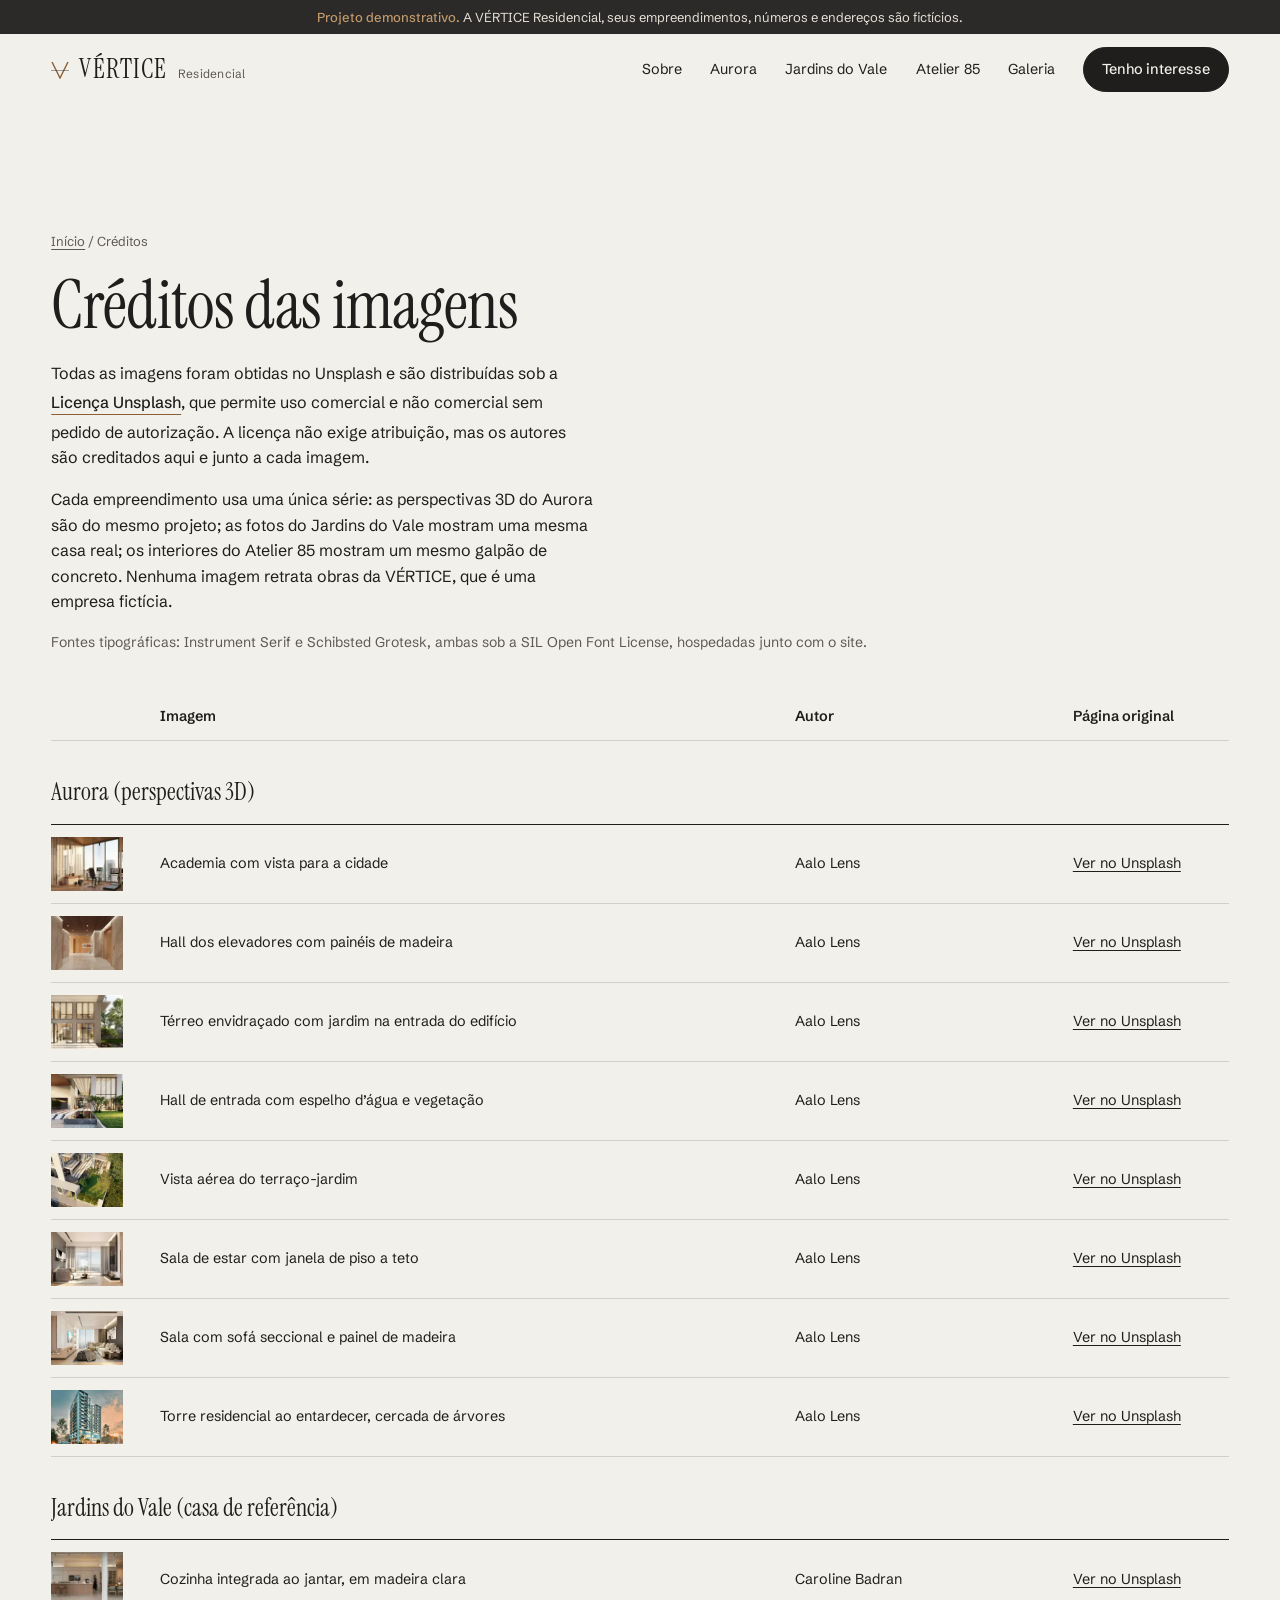
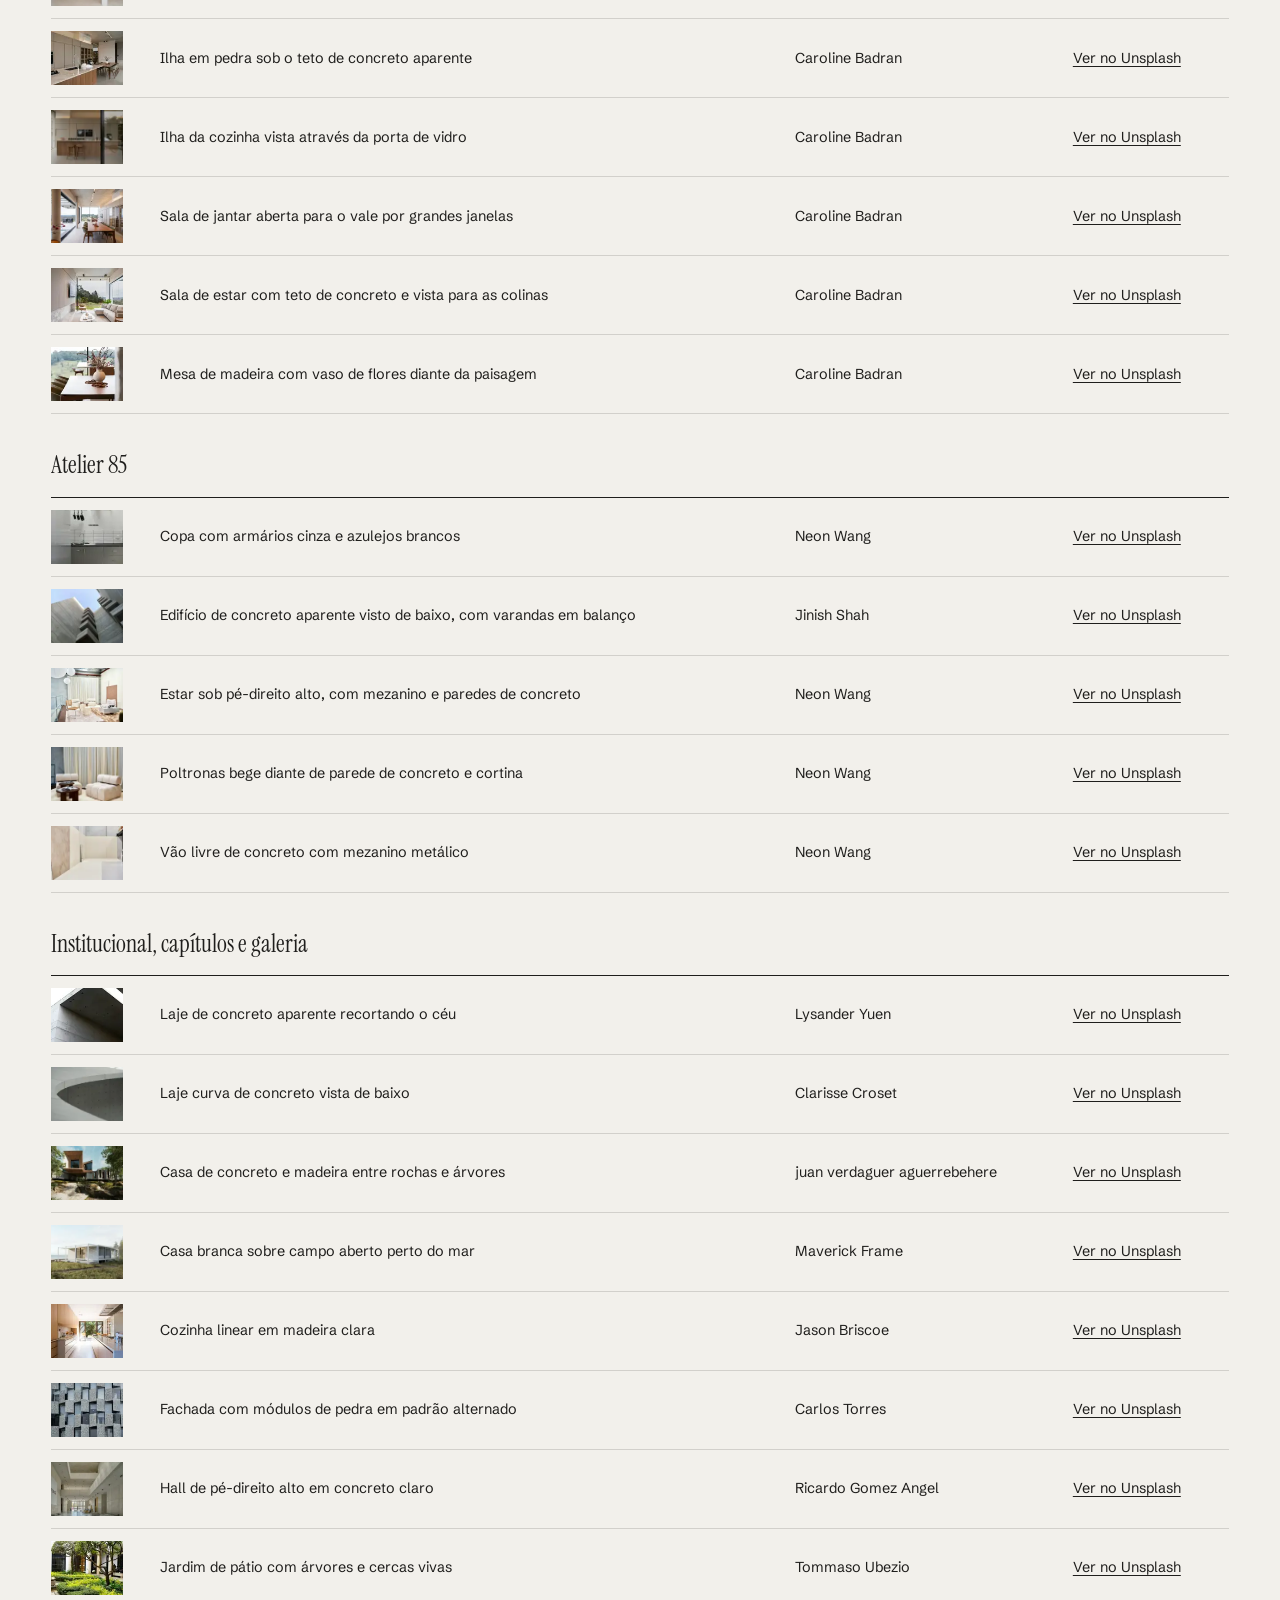
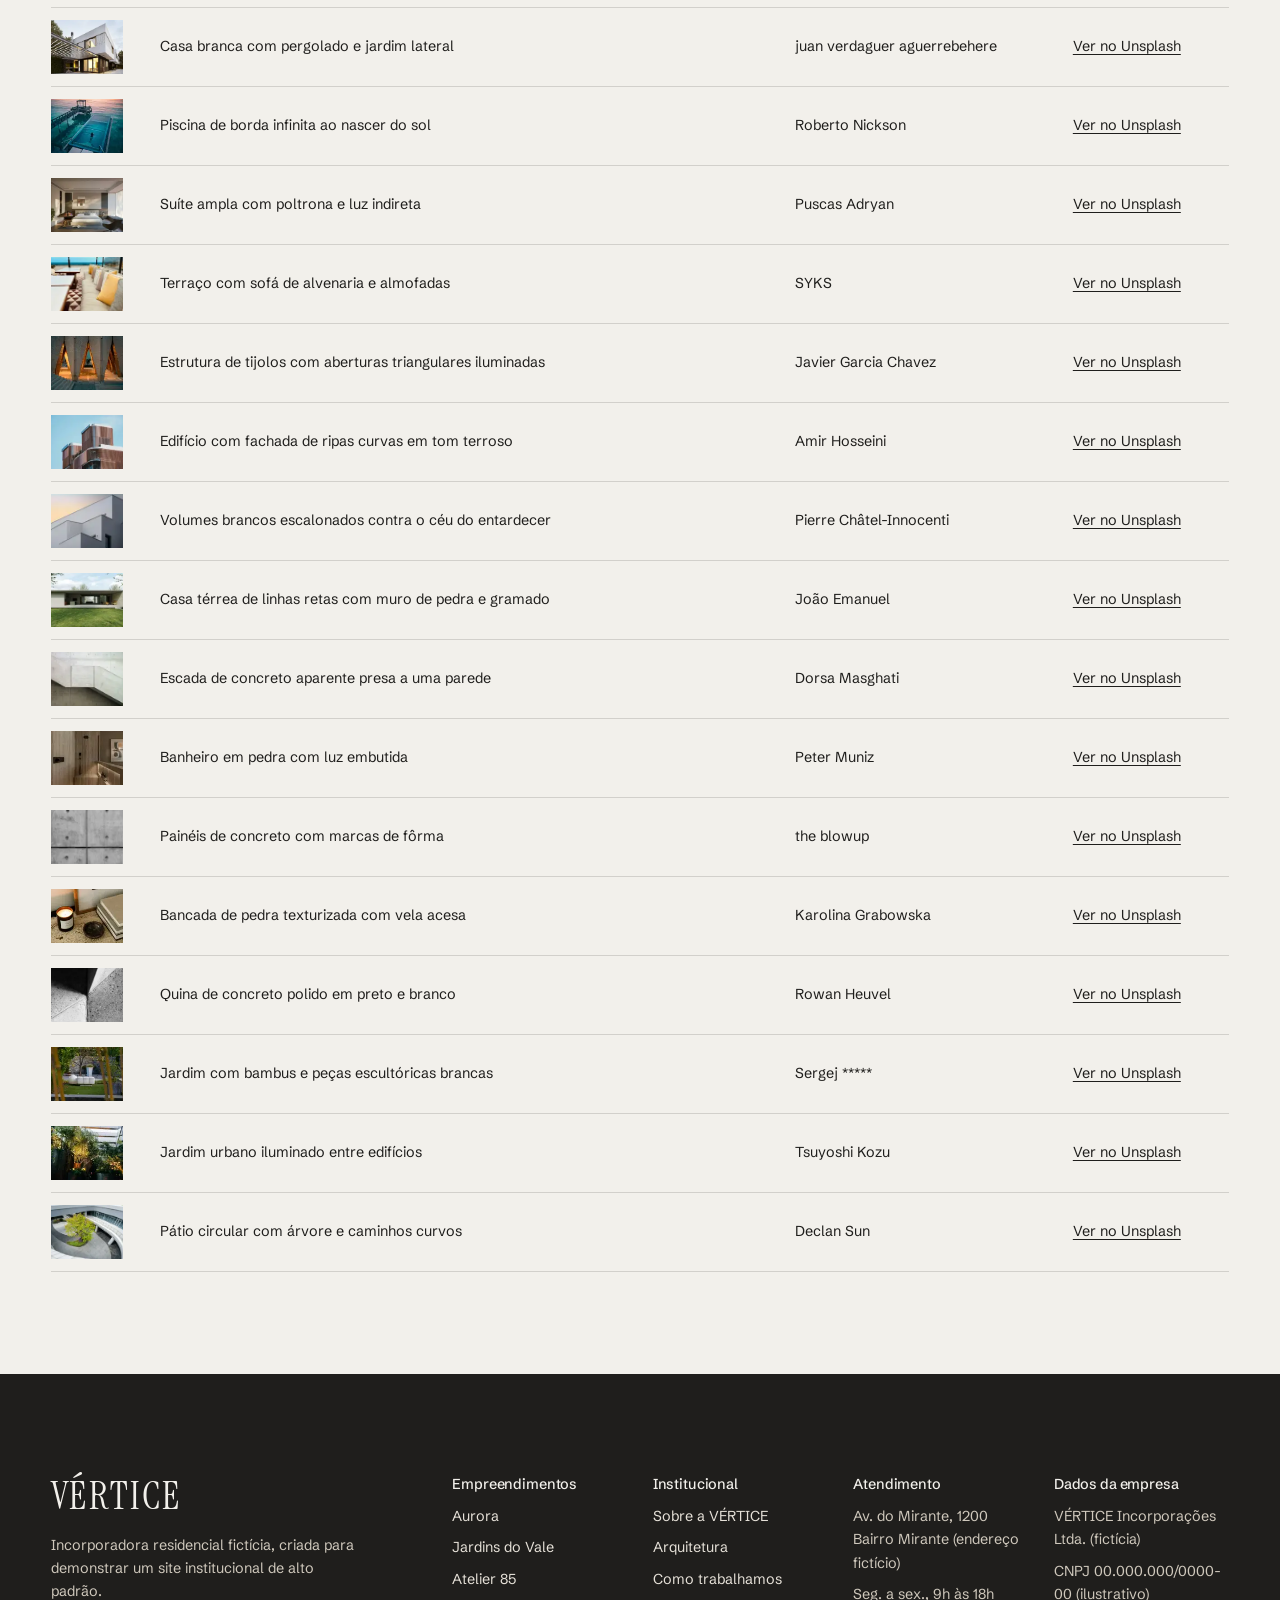
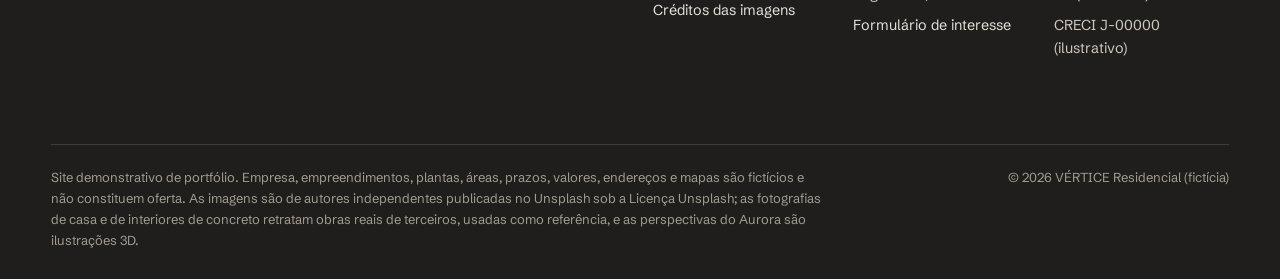
<file: vertice-residencial/site/creditos.html>
<!DOCTYPE html>
<html lang="pt-BR">
<head>
<meta charset="utf-8">
<meta name="viewport" content="width=device-width, initial-scale=1">
<title>Créditos | VÉRTICE Residencial (demonstrativo)</title>
<meta name="description" content="Créditos das imagens usadas no site demonstrativo.">
<meta name="robots" content="noindex">
<meta name="theme-color" content="#2B2A28">
<meta property="og:type" content="website">
<meta property="og:locale" content="pt_BR">
<meta property="og:site_name" content="VÉRTICE Residencial (demonstrativo)">
<meta property="og:title" content="Créditos | VÉRTICE Residencial (demonstrativo)">
<meta property="og:description" content="Créditos das imagens usadas no site demonstrativo.">
<meta property="og:image" content="https://vertice-residencial.netlify.app/img/og-vertice.jpg">
<meta property="og:image:width" content="1200">
<meta property="og:image:height" content="630">
<meta property="og:image:alt" content="Perspectiva ilustrada de uma torre residencial ao entardecer">
<meta property="og:url" content="https://vertice-residencial.netlify.app/creditos.html">
<meta name="twitter:card" content="summary_large_image">
<link rel="icon" href="favicon.ico" sizes="any">
<link rel="icon" href="favicon.svg" type="image/svg+xml">
<link rel="apple-touch-icon" href="apple-touch-icon.png">
<link rel="preload" href="fonts/instrument-serif-latin-400-normal.woff2" as="font" type="font/woff2" crossorigin>
<link rel="preload" href="fonts/schibsted-grotesk-latin-400-normal.woff2" as="font" type="font/woff2" crossorigin>
<link rel="stylesheet" href="css/style.css">
<script>document.documentElement.classList.add('js');setTimeout(function(){if(!window.VERTICE_OK){document.documentElement.classList.add('js-fail','loaded')}},2500)</script>
</head>
<body class="">
<a class="skip" href="#conteudo">Pular para o conteúdo</a>
<div class="demo-bar" role="note"><strong>Projeto demonstrativo.</strong> <span class="demo-long">A VÉRTICE Residencial, seus empreendimentos, números e endereços são fictícios.</span><span class="demo-short">Empresa e dados fictícios.</span></div>
<header class="site-header">
  <div class="wrap">
    <a class="brand" href="index.html" aria-label="VÉRTICE Residencial, página inicial"><svg class="brand-mark" viewBox="0 0 18 18" aria-hidden="true"><path d="M1 1 L9 17 L17 1" fill="none" stroke="#8A5F36" stroke-width="1.4"/><path d="M0 9.5 H18" stroke="currentColor" stroke-width=".8" opacity=".5"/></svg><span class="brand-name">VÉRTICE</span><span class="brand-sub">Residencial</span></a>
    <button class="menu-toggle" type="button" aria-expanded="false" aria-controls="nav" aria-label="Abrir menu"><span></span><span></span></button>
    <nav class="nav" id="nav" aria-label="Principal"><a href="index.html#sobre">Sobre</a><a href="aurora.html">Aurora</a><a href="jardins.html">Jardins do Vale</a><a href="atelier.html">Atelier 85</a><a href="index.html#galeria">Galeria</a><a class="btn" href="index.html#contato">Tenho interesse</a></nav>
  </div>
</header>
<main id="conteudo" tabindex="-1">

<section class="section tight">
  <div class="wrap">
    <p class="crumbs"><a href="index.html">Início</a> / Créditos</p>
    <h1 class="h2 title-page">Créditos das imagens</h1>
    <p class="measure">Todas as imagens foram obtidas no Unsplash e são distribuídas sob a <a class="link" href="https://unsplash.com/license" target="_blank" rel="noopener">Licença Unsplash</a>, que permite uso comercial e não comercial sem pedido de autorização. A licença não exige atribuição, mas os autores são creditados aqui e junto a cada imagem.</p>
    <p class="measure">Cada empreendimento usa uma única série: as perspectivas 3D do Aurora são do mesmo projeto; as fotos do Jardins do Vale mostram uma mesma casa real; os interiores do Atelier 85 mostram um mesmo galpão de concreto. Nenhuma imagem retrata obras da VÉRTICE, que é uma empresa fictícia.</p>
    <p class="small">Fontes tipográficas: Instrument Serif e Schibsted Grotesk, ambas sob a SIL Open Font License, hospedadas junto com o site.</p>
    <div class="table-scroll mt-m">
      <table class="credits-table"><thead><tr><th scope="col"><span class="sr-only">Miniatura</span></th><th scope="col">Imagem</th><th scope="col">Autor</th><th scope="col">Página original</th></tr></thead><tbody><tr><th scope="rowgroup" colspan="4" class="cr-group">Aurora (perspectivas 3D)</th></tr><tr><td><img src="img/thumb/aurora-academia.webp" alt="" width="72" height="54" loading="lazy"></td><td>Academia com vista para a cidade</td><td>Aalo Lens</td><td><a href="https://unsplash.com/photos/ginasio-moderno-com-equipamento-de-ginastica-e-vista-para-a-cidade-fuyulf8cNmg" target="_blank" rel="noopener">Ver no Unsplash</a></td></tr><tr><td><img src="img/thumb/aurora-elevadores.webp" alt="" width="72" height="54" loading="lazy"></td><td>Hall dos elevadores com painéis de madeira</td><td>Aalo Lens</td><td><a href="https://unsplash.com/photos/lobby-do-hotel-moderno-com-elevadores-e-detalhes-em-madeira-1PXsFfTbEcI" target="_blank" rel="noopener">Ver no Unsplash</a></td></tr><tr><td><img src="img/thumb/aurora-entrada.webp" alt="" width="72" height="54" loading="lazy"></td><td>Térreo envidraçado com jardim na entrada do edifício</td><td>Aalo Lens</td><td><a href="https://unsplash.com/photos/casa-moderna-com-grandes-janelas-e-jardim-exuberante-eWOgoFHlE8g" target="_blank" rel="noopener">Ver no Unsplash</a></td></tr><tr><td><img src="img/thumb/aurora-hall.webp" alt="" width="72" height="54" loading="lazy"></td><td>Hall de entrada com espelho d’água e vegetação</td><td>Aalo Lens</td><td><a href="https://unsplash.com/photos/entrada-de-edificio-moderno-com-caracteristica-da-agua-e-vegetacao-HQpFFY7eSEw" target="_blank" rel="noopener">Ver no Unsplash</a></td></tr><tr><td><img src="img/thumb/aurora-jardim.webp" alt="" width="72" height="54" loading="lazy"></td><td>Vista aérea do terraço-jardim</td><td>Aalo Lens</td><td><a href="https://unsplash.com/photos/edificio-moderno-com-relvado-verde-e-arvores-_BeghWWtme0" target="_blank" rel="noopener">Ver no Unsplash</a></td></tr><tr><td><img src="img/thumb/aurora-living.webp" alt="" width="72" height="54" loading="lazy"></td><td>Sala de estar com janela de piso a teto</td><td>Aalo Lens</td><td><a href="https://unsplash.com/photos/sala-de-estar-moderna-com-grande-janela-e-vista-para-o-mar-Z30QQmCIppU" target="_blank" rel="noopener">Ver no Unsplash</a></td></tr><tr><td><img src="img/thumb/aurora-sala.webp" alt="" width="72" height="54" loading="lazy"></td><td>Sala com sofá seccional e painel de madeira</td><td>Aalo Lens</td><td><a href="https://unsplash.com/photos/sala-de-estar-moderna-com-sofa-seccional-e-janela-grande-yxO8YG082v8" target="_blank" rel="noopener">Ver no Unsplash</a></td></tr><tr><td><img src="img/thumb/aurora-torre.webp" alt="" width="72" height="54" loading="lazy"></td><td>Torre residencial ao entardecer, cercada de árvores</td><td>Aalo Lens</td><td><a href="https://unsplash.com/photos/predio-de-apartamentos-moderno-ao-por-do-sol-com-arvores-e-carro-80CF4JbhlyM" target="_blank" rel="noopener">Ver no Unsplash</a></td></tr><tr><th scope="rowgroup" colspan="4" class="cr-group">Jardins do Vale (casa de referência)</th></tr><tr><td><img src="img/thumb/jardins-cozinha.webp" alt="" width="72" height="54" loading="lazy"></td><td>Cozinha integrada ao jantar, em madeira clara</td><td>Caroline Badran</td><td><a href="https://unsplash.com/photos/cozinha-moderna-e-sala-de-jantar-com-grandes-janelas-8FIqK2J7jSc" target="_blank" rel="noopener">Ver no Unsplash</a></td></tr><tr><td><img src="img/thumb/jardins-cozinha-concreto.webp" alt="" width="72" height="54" loading="lazy"></td><td>Ilha em pedra sob o teto de concreto aparente</td><td>Caroline Badran</td><td><a href="https://unsplash.com/photos/ilha-de-cozinha-moderna-com-area-de-jantar-e-teto-de-concreto-FU13vB_pm_4" target="_blank" rel="noopener">Ver no Unsplash</a></td></tr><tr><td><img src="img/thumb/jardins-ilha.webp" alt="" width="72" height="54" loading="lazy"></td><td>Ilha da cozinha vista através da porta de vidro</td><td>Caroline Badran</td><td><a href="https://unsplash.com/photos/ilha-de-cozinha-moderna-com-bancos-de-bar-e-eletrodomesticos-OsnRGqOj4Bo" target="_blank" rel="noopener">Ver no Unsplash</a></td></tr><tr><td><img src="img/thumb/jardins-jantar.webp" alt="" width="72" height="54" loading="lazy"></td><td>Sala de jantar aberta para o vale por grandes janelas</td><td>Caroline Badran</td><td><a href="https://unsplash.com/photos/sala-de-jantar-moderna-com-janelas-amplas-e-vista-panoramica-n2lSnn0tVKk" target="_blank" rel="noopener">Ver no Unsplash</a></td></tr><tr><td><img src="img/thumb/jardins-living.webp" alt="" width="72" height="54" loading="lazy"></td><td>Sala de estar com teto de concreto e vista para as colinas</td><td>Caroline Badran</td><td><a href="https://unsplash.com/photos/sala-de-estar-moderna-com-grandes-janelas-e-vista-panoramica-12WFO8yWrsw" target="_blank" rel="noopener">Ver no Unsplash</a></td></tr><tr><td><img src="img/thumb/jardins-mesa.webp" alt="" width="72" height="54" loading="lazy"></td><td>Mesa de madeira com vaso de flores diante da paisagem</td><td>Caroline Badran</td><td><a href="https://unsplash.com/photos/mesa-de-jantar-com-vaso-e-ramos-floridos-AH1qU8YkyaQ" target="_blank" rel="noopener">Ver no Unsplash</a></td></tr><tr><th scope="rowgroup" colspan="4" class="cr-group">Atelier 85</th></tr><tr><td><img src="img/thumb/atelier-copa.webp" alt="" width="72" height="54" loading="lazy"></td><td>Copa com armários cinza e azulejos brancos</td><td>Neon Wang</td><td><a href="https://unsplash.com/photos/pia-de-cozinha-com-armarios-cinza-ayIDFHEA-Nk" target="_blank" rel="noopener">Ver no Unsplash</a></td></tr><tr><td><img src="img/thumb/atelier-fachada.webp" alt="" width="72" height="54" loading="lazy"></td><td>Edifício de concreto aparente visto de baixo, com varandas em balanço</td><td>Jinish Shah</td><td><a href="https://unsplash.com/photos/um-edificio-alto-com-varias-varandas-no-topo-dele-d844Y_wSgx4" target="_blank" rel="noopener">Ver no Unsplash</a></td></tr><tr><td><img src="img/thumb/atelier-loft.webp" alt="" width="72" height="54" loading="lazy"></td><td>Estar sob pé-direito alto, com mezanino e paredes de concreto</td><td>Neon Wang</td><td><a href="https://unsplash.com/photos/moveis-modernos-de-lounge-no-estudio-l6YnCrvjVDY" target="_blank" rel="noopener">Ver no Unsplash</a></td></tr><tr><td><img src="img/thumb/atelier-sala.webp" alt="" width="72" height="54" loading="lazy"></td><td>Poltronas bege diante de parede de concreto e cortina</td><td>Neon Wang</td><td><a href="https://unsplash.com/photos/poltronas-modulares-bege-na-sala-de-estar-SYhavUIu43g" target="_blank" rel="noopener">Ver no Unsplash</a></td></tr><tr><td><img src="img/thumb/atelier-vao.webp" alt="" width="72" height="54" loading="lazy"></td><td>Vão livre de concreto com mezanino metálico</td><td>Neon Wang</td><td><a href="https://unsplash.com/photos/estudio-industrial-com-paredes-de-concreto-GzMNrGthWns" target="_blank" rel="noopener">Ver no Unsplash</a></td></tr><tr><th scope="rowgroup" colspan="4" class="cr-group">Institucional, capítulos e galeria</th></tr><tr><td><img src="img/thumb/arquitetura-luz.webp" alt="" width="72" height="54" loading="lazy"></td><td>Laje de concreto aparente recortando o céu</td><td>Lysander Yuen</td><td><a href="https://unsplash.com/photos/parede-e-teto-de-concreto-branco-0IuRkaouQzw" target="_blank" rel="noopener">Ver no Unsplash</a></td></tr><tr><td><img src="img/thumb/detalhe-curva.webp" alt="" width="72" height="54" loading="lazy"></td><td>Laje curva de concreto vista de baixo</td><td>Clarisse Croset</td><td><a href="https://unsplash.com/photos/edificio-de-concreto-cinza-sob-o-ceu-branco-durante-o-dia-be2lj7tGAI0" target="_blank" rel="noopener">Ver no Unsplash</a></td></tr><tr><td><img src="img/thumb/galeria-casa-encosta.webp" alt="" width="72" height="54" loading="lazy"></td><td>Casa de concreto e madeira entre rochas e árvores</td><td>juan verdaguer aguerrebehere</td><td><a href="https://unsplash.com/photos/uma-casa-em-uma-colina-cercada-por-arvores-e-rochas-mcSZ1pNmUNU" target="_blank" rel="noopener">Ver no Unsplash</a></td></tr><tr><td><img src="img/thumb/galeria-casa-mar.webp" alt="" width="72" height="54" loading="lazy"></td><td>Casa branca sobre campo aberto perto do mar</td><td>Maverick Frame</td><td><a href="https://unsplash.com/photos/casa-branca-moderna-com-grandes-janelas-com-vista-para-o-oceano-rXq2vzsuLRg" target="_blank" rel="noopener">Ver no Unsplash</a></td></tr><tr><td><img src="img/thumb/galeria-cozinha.webp" alt="" width="72" height="54" loading="lazy"></td><td>Cozinha linear em madeira clara</td><td>Jason Briscoe</td><td><a href="https://unsplash.com/photos/ilha-de-madeira-branca-da-cozinha-e-armarios-perto-da-porta-do-painel-de-vidro-AQl-J19ocWE" target="_blank" rel="noopener">Ver no Unsplash</a></td></tr><tr><td><img src="img/thumb/galeria-fachada-pedra.webp" alt="" width="72" height="54" loading="lazy"></td><td>Fachada com módulos de pedra em padrão alternado</td><td>Carlos Torres</td><td><a href="https://unsplash.com/photos/projeto-arquitetonico-cinza-e-preto-o7xm8E8R4_U" target="_blank" rel="noopener">Ver no Unsplash</a></td></tr><tr><td><img src="img/thumb/galeria-hall.webp" alt="" width="72" height="54" loading="lazy"></td><td>Hall de pé-direito alto em concreto claro</td><td>Ricardo Gomez Angel</td><td><a href="https://unsplash.com/photos/uma-grande-sala-vazia-nnvV60Qn-bg" target="_blank" rel="noopener">Ver no Unsplash</a></td></tr><tr><td><img src="img/thumb/galeria-jardim-patio.webp" alt="" width="72" height="54" loading="lazy"></td><td>Jardim de pátio com árvores e cercas vivas</td><td>Tommaso Ubezio</td><td><a href="https://unsplash.com/photos/arvores-no-jardim-do-patio-com-sebes-iH9goCiy-UI" target="_blank" rel="noopener">Ver no Unsplash</a></td></tr><tr><td><img src="img/thumb/galeria-pergolado.webp" alt="" width="72" height="54" loading="lazy"></td><td>Casa branca com pergolado e jardim lateral</td><td>juan verdaguer aguerrebehere</td><td><a href="https://unsplash.com/photos/uma-casa-moderna-com-um-telhado-pergolado-0n94KqRz6rQ" target="_blank" rel="noopener">Ver no Unsplash</a></td></tr><tr><td><img src="img/thumb/galeria-piscina.webp" alt="" width="72" height="54" loading="lazy"></td><td>Piscina de borda infinita ao nascer do sol</td><td>Roberto Nickson</td><td><a href="https://unsplash.com/photos/mulher-nadando-na-piscina-infinita-ao-nascer-do-sol-dPBdgcSXHXY" target="_blank" rel="noopener">Ver no Unsplash</a></td></tr><tr><td><img src="img/thumb/galeria-suite.webp" alt="" width="72" height="54" loading="lazy"></td><td>Suíte ampla com poltrona e luz indireta</td><td>Puscas Adryan</td><td><a href="https://unsplash.com/photos/quarto-luxuoso-com-uma-cama-grande-e-moveis-modernos-KXy7hKJ3EMc" target="_blank" rel="noopener">Ver no Unsplash</a></td></tr><tr><td><img src="img/thumb/galeria-terraco.webp" alt="" width="72" height="54" loading="lazy"></td><td>Terraço com sofá de alvenaria e almofadas</td><td>SYKS</td><td><a href="https://unsplash.com/photos/um-sofa-e-mesas-em-um-patio-com-vista-para-o-oceano-6Iif8DpllLw" target="_blank" rel="noopener">Ver no Unsplash</a></td></tr><tr><td><img src="img/thumb/galeria-tijolo.webp" alt="" width="72" height="54" loading="lazy"></td><td>Estrutura de tijolos com aberturas triangulares iluminadas</td><td>Javier Garcia Chavez</td><td><a href="https://unsplash.com/photos/estrutura-arquitetonica-moderna-com-aberturas-geometricas-e-iluminacao-quente-b1kNxnBrA6s" target="_blank" rel="noopener">Ver no Unsplash</a></td></tr><tr><td><img src="img/thumb/galeria-torre-ripada.webp" alt="" width="72" height="54" loading="lazy"></td><td>Edifício com fachada de ripas curvas em tom terroso</td><td>Amir Hosseini</td><td><a href="https://unsplash.com/photos/edificio-de-concreto-marrom-durante-o-dia-3cl6impBd_8" target="_blank" rel="noopener">Ver no Unsplash</a></td></tr><tr><td><img src="img/thumb/galeria-volumes.webp" alt="" width="72" height="54" loading="lazy"></td><td>Volumes brancos escalonados contra o céu do entardecer</td><td>Pierre Châtel-Innocenti</td><td><a href="https://unsplash.com/photos/edificio-de-concreto-branco-h9ek6QA2jOU" target="_blank" rel="noopener">Ver no Unsplash</a></td></tr><tr><td><img src="img/thumb/hero-casa-horizonte.webp" alt="" width="72" height="54" loading="lazy"></td><td>Casa térrea de linhas retas com muro de pedra e gramado</td><td>João Emanuel</td><td><a href="https://unsplash.com/photos/casa-moderna-com-muro-de-pedra-sh2gc8APbEk" target="_blank" rel="noopener">Ver no Unsplash</a></td></tr><tr><td><img src="img/thumb/institucional-concreto.webp" alt="" width="72" height="54" loading="lazy"></td><td>Escada de concreto aparente presa a uma parede</td><td>Dorsa Masghati</td><td><a href="https://unsplash.com/photos/parede-de-concreto-branco-durante-o-dia-NRLnzGXtoE4" target="_blank" rel="noopener">Ver no Unsplash</a></td></tr><tr><td><img src="img/thumb/material-banho.webp" alt="" width="72" height="54" loading="lazy"></td><td>Banheiro em pedra com luz embutida</td><td>Peter Muniz</td><td><a href="https://unsplash.com/photos/banheiro-moderno-com-chuveiro-de-marmore-e-iluminacao-ambiente-Uemj5k1cpY8" target="_blank" rel="noopener">Ver no Unsplash</a></td></tr><tr><td><img src="img/thumb/material-concreto.webp" alt="" width="72" height="54" loading="lazy"></td><td>Painéis de concreto com marcas de fôrma</td><td>the blowup</td><td><a href="https://unsplash.com/photos/foto-em-escala-de-cinza-da-porta-de-madeira-_GBw5sVMmPU" target="_blank" rel="noopener">Ver no Unsplash</a></td></tr><tr><td><img src="img/thumb/material-detalhe.webp" alt="" width="72" height="54" loading="lazy"></td><td>Bancada de pedra texturizada com vela acesa</td><td>Karolina Grabowska</td><td><a href="https://unsplash.com/photos/vela-acesa-e-pequeno-prato-na-superficie-texturizada-ozu_xlDz5Ec" target="_blank" rel="noopener">Ver no Unsplash</a></td></tr><tr><td><img src="img/thumb/material-quina.webp" alt="" width="72" height="54" loading="lazy"></td><td>Quina de concreto polido em preto e branco</td><td>Rowan Heuvel</td><td><a href="https://unsplash.com/photos/foto-em-tons-de-cinza-do-piso-de-concreto-5K94bFkCLks" target="_blank" rel="noopener">Ver no Unsplash</a></td></tr><tr><td><img src="img/thumb/paisagismo-esculturas.webp" alt="" width="72" height="54" loading="lazy"></td><td>Jardim com bambus e peças escultóricas brancas</td><td>Sergej *****</td><td><a href="https://unsplash.com/photos/moderna-area-de-estar-ao-ar-livre-com-esculturas-geometricas-uPGEDL9mgi8" target="_blank" rel="noopener">Ver no Unsplash</a></td></tr><tr><td><img src="img/thumb/paisagismo-noturno.webp" alt="" width="72" height="54" loading="lazy"></td><td>Jardim urbano iluminado entre edifícios</td><td>Tsuyoshi Kozu</td><td><a href="https://unsplash.com/photos/jardim-urbano-moderno-com-vegetacao-exuberante-e-elementos-arquitetonicos--h1Dss3b1FY" target="_blank" rel="noopener">Ver no Unsplash</a></td></tr><tr><td><img src="img/thumb/paisagismo-patio.webp" alt="" width="72" height="54" loading="lazy"></td><td>Pátio circular com árvore e caminhos curvos</td><td>Declan Sun</td><td><a href="https://unsplash.com/photos/patio-moderno-com-arvore-verde-e-caminhos-curvos-ln1YU-sbZuQ" target="_blank" rel="noopener">Ver no Unsplash</a></td></tr></tbody></table>
    </div>
  </div>
</section>
</main>
<footer class="site-footer on-dark">
  <div class="wrap">
    <div class="foot-top">
      <div class="foot-brand">
        <span class="brand-name">VÉRTICE</span>
        <p>Incorporadora residencial fictícia, criada para demonstrar um site institucional de alto padrão.</p>
      </div>
      <div class="foot-col">
        <h2>Empreendimentos</h2>
        <ul><li><a href="aurora.html">Aurora</a></li><li><a href="jardins.html">Jardins do Vale</a></li><li><a href="atelier.html">Atelier 85</a></li></ul>
      </div>
      <div class="foot-col">
        <h2>Institucional</h2>
        <ul><li><a href="index.html#sobre">Sobre a VÉRTICE</a></li><li><a href="index.html#arquitetura">Arquitetura</a></li><li><a href="index.html#diferenciais">Como trabalhamos</a></li><li><a href="creditos.html">Créditos das imagens</a></li></ul>
      </div>
      <div class="foot-col">
        <h2>Atendimento</h2>
        <ul><li>Av. do Mirante, 1200<br>Bairro Mirante (endereço fictício)</li><li>Seg. a sex., 9h às 18h</li><li><a href="index.html#contato">Formulário de interesse</a></li></ul>
      </div>
      <div class="foot-col">
        <h2>Dados da empresa</h2>
        <ul><li>VÉRTICE Incorporações Ltda. (fictícia)</li><li>CNPJ 00.000.000/0000-00 (ilustrativo)</li><li>CRECI J-00000 (ilustrativo)</li></ul>
      </div>
    </div>
    <div class="foot-legal">
      <p class="disc">Site demonstrativo de portfólio. Empresa, empreendimentos, plantas, áreas, prazos, valores, endereços e mapas são fictícios e não constituem oferta. As imagens são de autores independentes publicadas no Unsplash sob a Licença Unsplash; as fotografias de casa e de interiores de concreto retratam obras reais de terceiros, usadas como referência, e as perspectivas do Aurora são ilustrações 3D.</p>
      <p class="copy">© <span data-year>2026</span> VÉRTICE Residencial (fictícia)</p>
    </div>
  </div>
</footer>

<script src="js/main.js" defer></script>
</body>
</html>
</file>
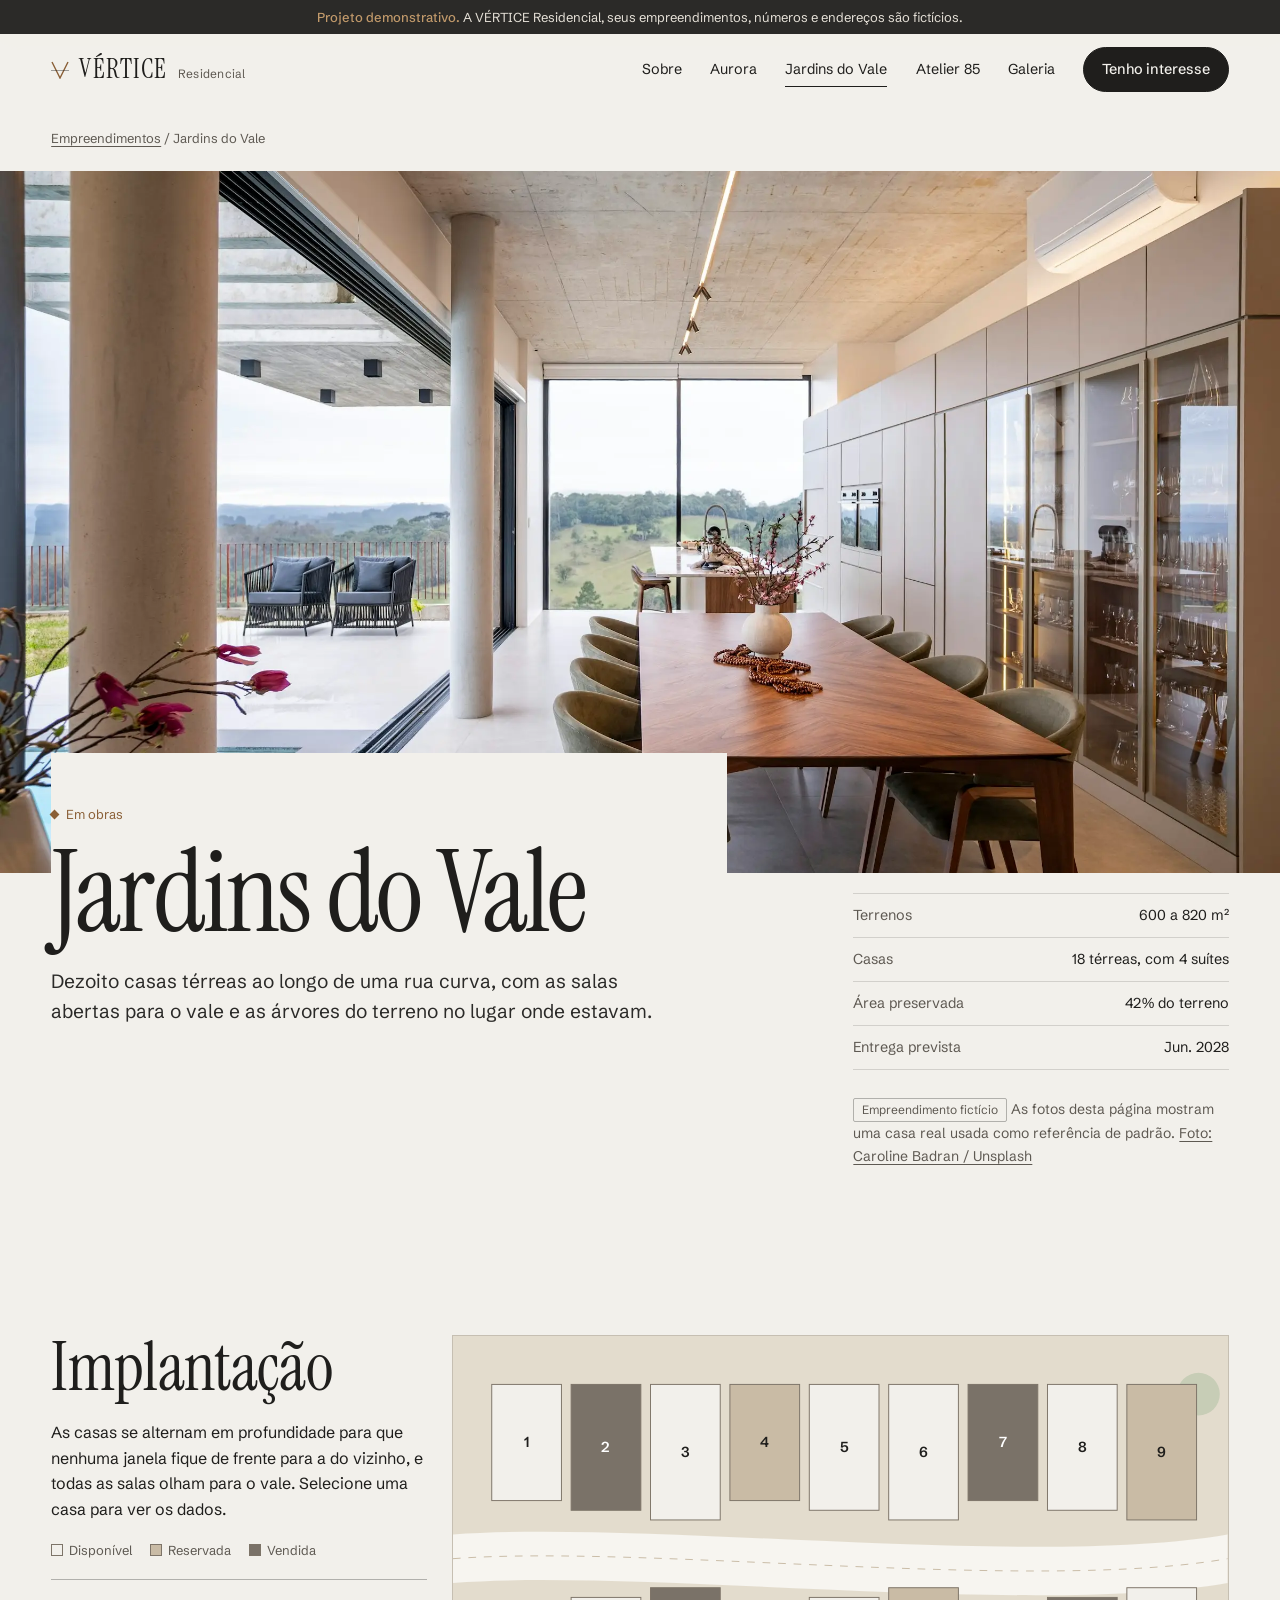
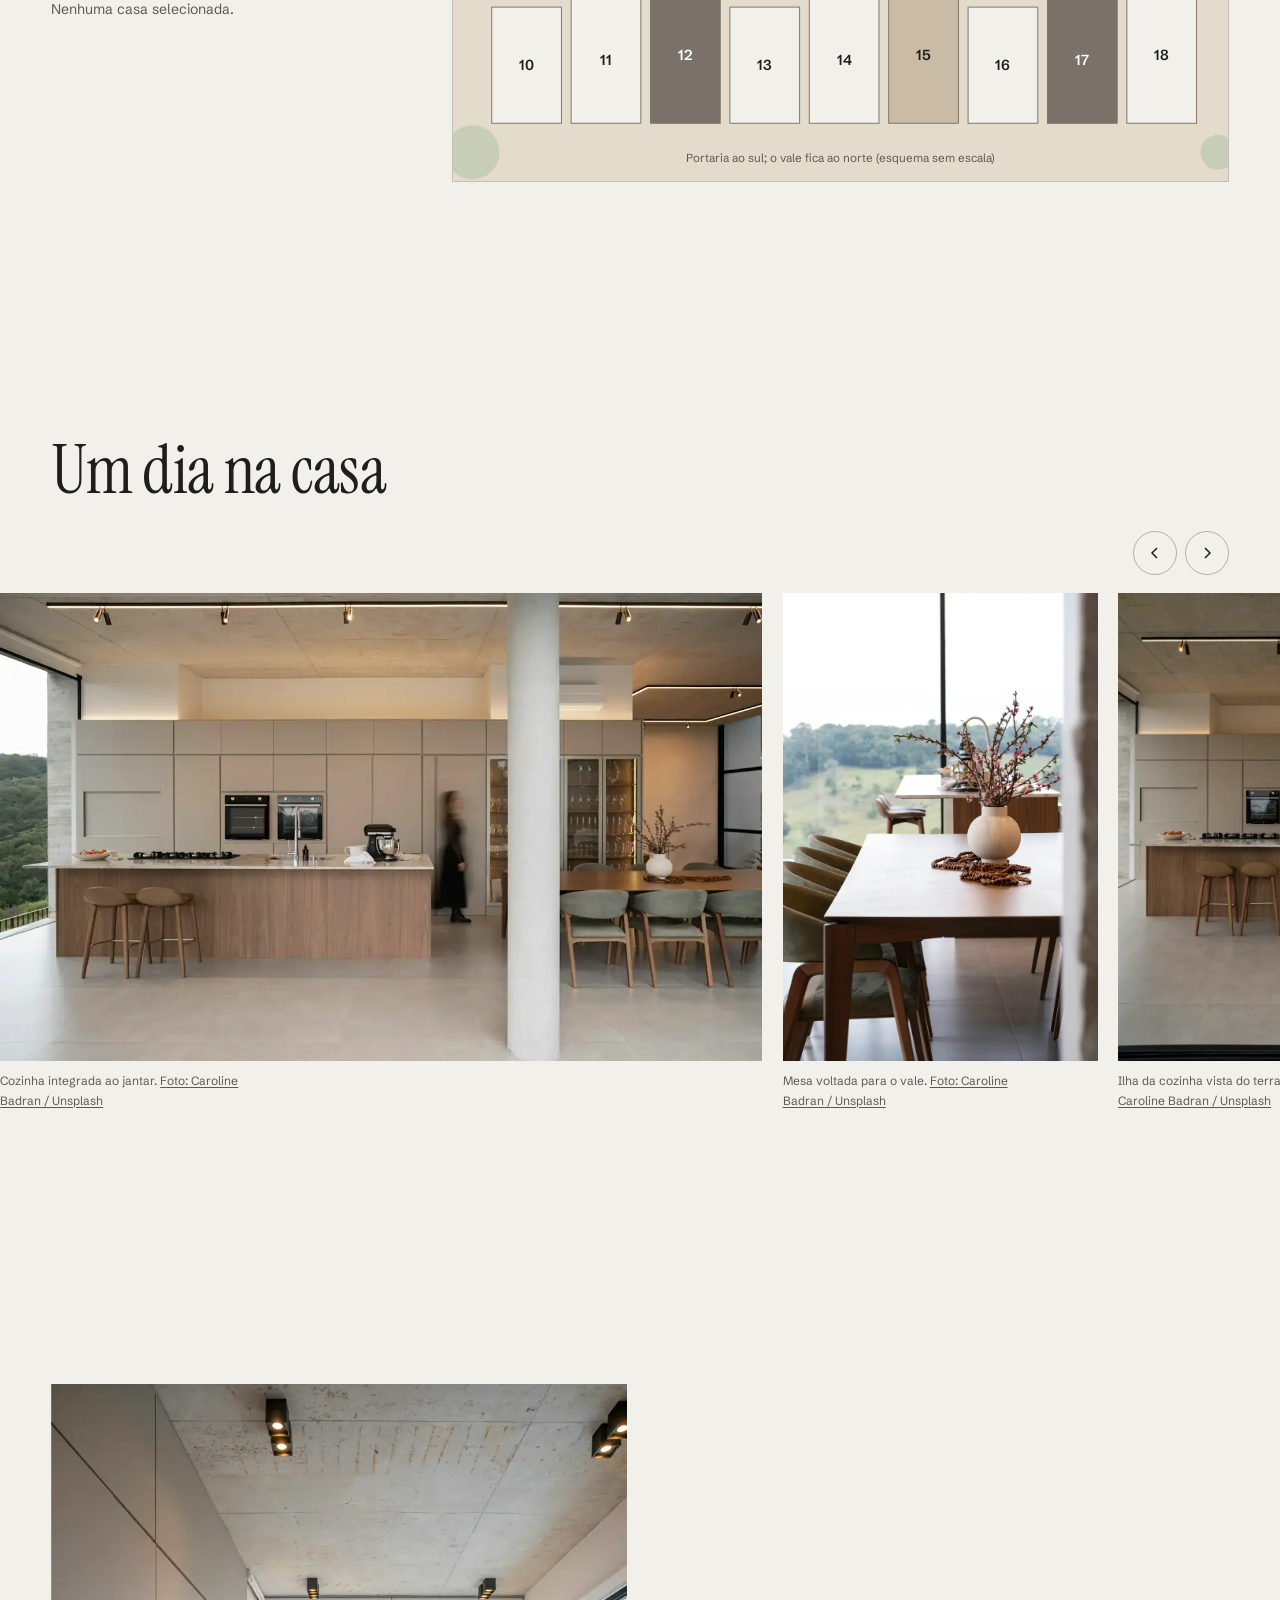
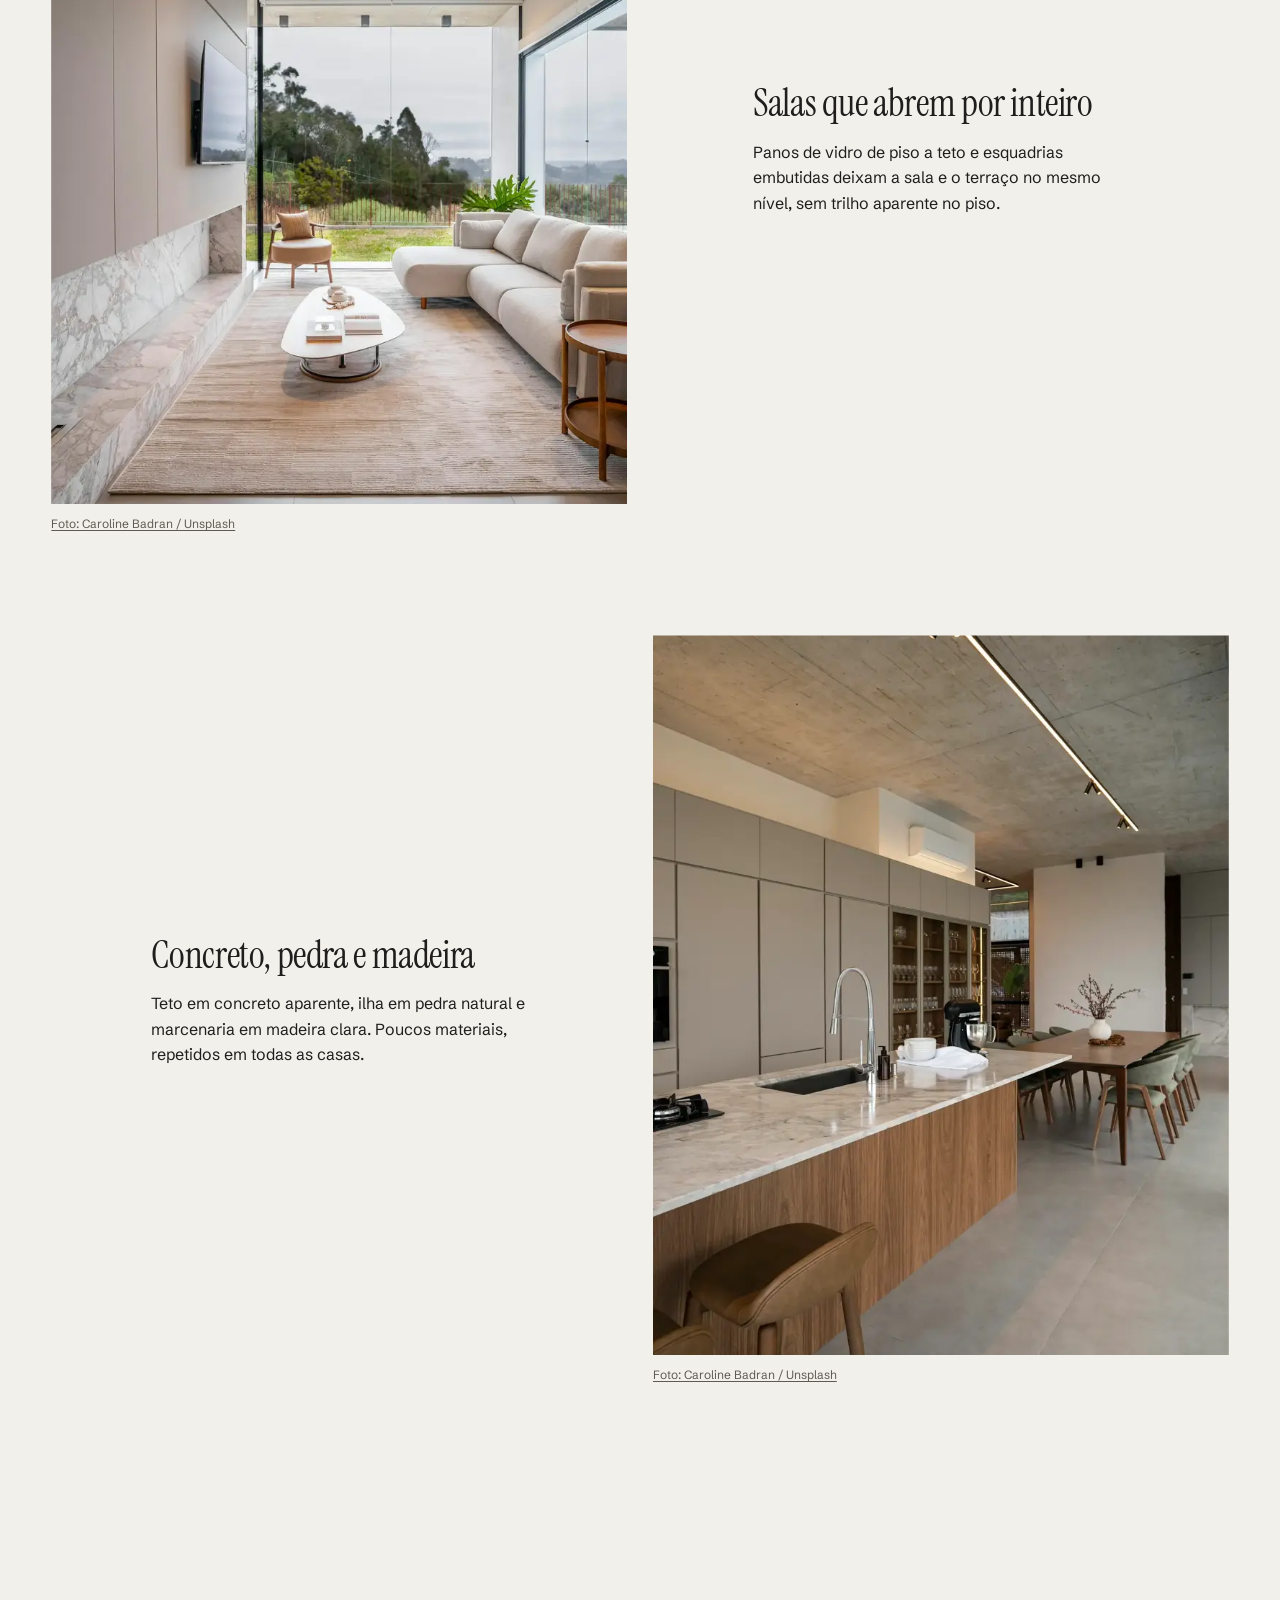
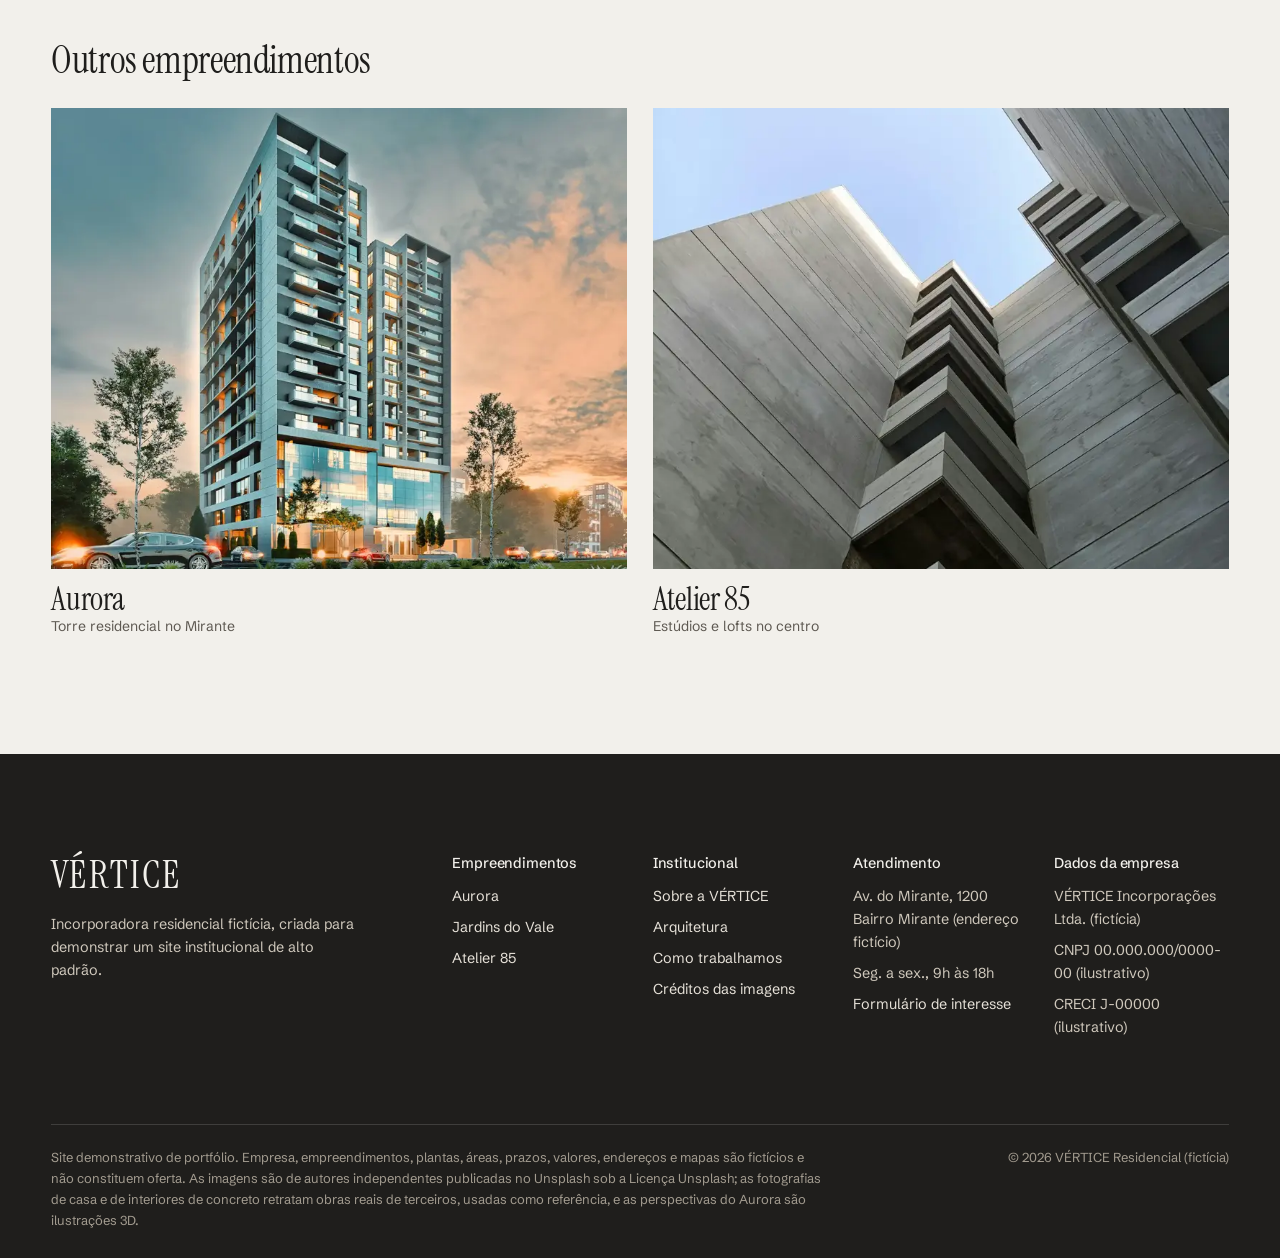
<file: vertice-residencial/site/jardins.html>
<!DOCTYPE html>
<html lang="pt-BR">
<head>
<meta charset="utf-8">
<meta name="viewport" content="width=device-width, initial-scale=1">
<title>Jardins do Vale | VÉRTICE Residencial (demonstrativo)</title>
<meta name="description" content="Condomínio fictício de 18 casas térreas abertas para o vale.">
<meta name="robots" content="noindex">
<meta name="theme-color" content="#2B2A28">
<meta property="og:type" content="website">
<meta property="og:locale" content="pt_BR">
<meta property="og:site_name" content="VÉRTICE Residencial (demonstrativo)">
<meta property="og:title" content="Jardins do Vale | VÉRTICE Residencial (demonstrativo)">
<meta property="og:description" content="Condomínio fictício de 18 casas térreas abertas para o vale.">
<meta property="og:image" content="https://vertice-residencial.netlify.app/img/og-vertice.jpg">
<meta property="og:image:width" content="1200">
<meta property="og:image:height" content="630">
<meta property="og:image:alt" content="Perspectiva ilustrada de uma torre residencial ao entardecer">
<meta property="og:url" content="https://vertice-residencial.netlify.app/jardins.html">
<meta name="twitter:card" content="summary_large_image">
<link rel="icon" href="favicon.ico" sizes="any">
<link rel="icon" href="favicon.svg" type="image/svg+xml">
<link rel="apple-touch-icon" href="apple-touch-icon.png">
<link rel="preload" href="fonts/instrument-serif-latin-400-normal.woff2" as="font" type="font/woff2" crossorigin>
<link rel="preload" href="fonts/schibsted-grotesk-latin-400-normal.woff2" as="font" type="font/woff2" crossorigin>
<link rel="stylesheet" href="css/style.css">
<script>document.documentElement.classList.add('js');setTimeout(function(){if(!window.VERTICE_OK){document.documentElement.classList.add('js-fail','loaded')}},2500)</script>
</head>
<body class="p-jardins">
<a class="skip" href="#conteudo">Pular para o conteúdo</a>
<div class="demo-bar" role="note"><strong>Projeto demonstrativo.</strong> <span class="demo-long">A VÉRTICE Residencial, seus empreendimentos, números e endereços são fictícios.</span><span class="demo-short">Empresa e dados fictícios.</span></div>
<header class="site-header">
  <div class="wrap">
    <a class="brand" href="index.html" aria-label="VÉRTICE Residencial, página inicial"><svg class="brand-mark" viewBox="0 0 18 18" aria-hidden="true"><path d="M1 1 L9 17 L17 1" fill="none" stroke="#8A5F36" stroke-width="1.4"/><path d="M0 9.5 H18" stroke="currentColor" stroke-width=".8" opacity=".5"/></svg><span class="brand-name">VÉRTICE</span><span class="brand-sub">Residencial</span></a>
    <button class="menu-toggle" type="button" aria-expanded="false" aria-controls="nav" aria-label="Abrir menu"><span></span><span></span></button>
    <nav class="nav" id="nav" aria-label="Principal"><a href="index.html#sobre">Sobre</a><a href="aurora.html">Aurora</a><a href="jardins.html" aria-current="page">Jardins do Vale</a><a href="atelier.html">Atelier 85</a><a href="index.html#galeria">Galeria</a><a class="btn" href="index.html?empreendimento=jardins#contato">Tenho interesse</a></nav>
  </div>
</header>
<main id="conteudo" tabindex="-1">

<div class="wrap"><p class="crumbs"><a href="index.html#empreendimentos">Empreendimentos</a> / Jardins do Vale</p></div>
<section class="jd-hero jd-top" aria-labelledby="jd-t">
  <img class="jd-hero-img" src="img/jardins-jantar.webp" srcset="img/sm/jardins-jantar.webp 800w, img/md/jardins-jantar.webp 1200w, img/jardins-jantar.webp 2400w" sizes="(max-width: 860px) 181vw, 100vw" width="2400" height="1600" alt="Sala de jantar aberta para o vale por grandes janelas" fetchpriority="high">
  <div class="wrap jd-hero-band">
    <div class="jd-hero-card">
      <p class="dev-status">Em obras</p>
      <h1 id="jd-t" class="display">Jardins do Vale</h1>
      <p class="lead">Dezoito casas térreas ao longo de uma rua curva, com as salas abertas para o vale e as árvores do terreno no lugar onde estavam.</p>
    </div>
    <div class="jd-hero-aside">
      <dl class="spec"><dt>Terrenos</dt><dd>600 a 820 m²</dd><dt>Casas</dt><dd>18 térreas, com 4 suítes</dd><dt>Área preservada</dt><dd>42% do terreno</dd><dt>Entrega prevista</dt><dd>Jun. 2028</dd></dl>
      <p class="small"><span class="demo-tag">Empreendimento fictício</span> As fotos desta página mostram uma casa real usada como referência de padrão. <a href="https://unsplash.com/photos/sala-de-jantar-moderna-com-janelas-amplas-e-vista-panoramica-n2lSnn0tVKk" target="_blank" rel="noopener">Foto: Caroline Badran / Unsplash</a></p>
    </div>
  </div>
</section>

<section class="section" aria-labelledby="mp-t">
  <div class="wrap masterplan">
    <div class="mp-text">
      <h2 id="mp-t" class="h2">Implantação</h2>
      <p>As casas se alternam em profundidade para que nenhuma janela fique de frente para a do vizinho, e todas as salas olham para o vale. Selecione uma casa para ver os dados.</p>
      <div class="mp-legend"><span><i class="sw-free"></i>Disponível</span><span><i class="sw-res"></i>Reservada</span><span><i class="sw-sold"></i>Vendida</span></div>
      <div class="lot-card" id="lot-card" aria-live="polite"><p class="small">Nenhuma casa selecionada.</p></div>
    </div>
    <div class="mp-map reveal"><svg viewBox="0 0 800 460" role="group" aria-label="Implantação ilustrativa do Jardins do Vale; selecione uma casa">
<rect width="800" height="460" fill="#E3DCCD"/>
<path d="M0 205 C 200 190 600 240 800 205 L 800 255 C 600 290 200 240 0 255Z" fill="#F7F5F0"/>
<path d="M0 230 C 200 215 600 265 800 230" fill="none" stroke="#C9BBA5" stroke-dasharray="8 8"/>
<circle cx="770" cy="60" r="22" fill="#C7CDB6"/><circle cx="20" cy="430" r="28" fill="#C7CDB6"/><circle cx="790" cy="430" r="18" fill="#C7CDB6"/>
<rect class="lot free" data-lot="1" tabindex="0" role="button" aria-pressed="false" aria-label="Casa 1, disponível" x="40" y="50" width="72" height="120"/><text class="lot-num" x="76" y="115" text-anchor="middle">1</text><rect class="lot sold" data-lot="2" tabindex="0" role="button" aria-pressed="false" aria-label="Casa 2, vendida" x="122" y="50" width="72" height="130"/><text class="lot-num on-sold" x="158" y="120" text-anchor="middle">2</text><rect class="lot free" data-lot="3" tabindex="0" role="button" aria-pressed="false" aria-label="Casa 3, disponível" x="204" y="50" width="72" height="140"/><text class="lot-num" x="240" y="125" text-anchor="middle">3</text><rect class="lot reserved" data-lot="4" tabindex="0" role="button" aria-pressed="false" aria-label="Casa 4, reservada" x="286" y="50" width="72" height="120"/><text class="lot-num" x="322" y="115" text-anchor="middle">4</text><rect class="lot free" data-lot="5" tabindex="0" role="button" aria-pressed="false" aria-label="Casa 5, disponível" x="368" y="50" width="72" height="130"/><text class="lot-num" x="404" y="120" text-anchor="middle">5</text><rect class="lot free" data-lot="6" tabindex="0" role="button" aria-pressed="false" aria-label="Casa 6, disponível" x="450" y="50" width="72" height="140"/><text class="lot-num" x="486" y="125" text-anchor="middle">6</text><rect class="lot sold" data-lot="7" tabindex="0" role="button" aria-pressed="false" aria-label="Casa 7, vendida" x="532" y="50" width="72" height="120"/><text class="lot-num on-sold" x="568" y="115" text-anchor="middle">7</text><rect class="lot free" data-lot="8" tabindex="0" role="button" aria-pressed="false" aria-label="Casa 8, disponível" x="614" y="50" width="72" height="130"/><text class="lot-num" x="650" y="120" text-anchor="middle">8</text><rect class="lot reserved" data-lot="9" tabindex="0" role="button" aria-pressed="false" aria-label="Casa 9, reservada" x="696" y="50" width="72" height="140"/><text class="lot-num" x="732" y="125" text-anchor="middle">9</text><rect class="lot free" data-lot="10" tabindex="0" role="button" aria-pressed="false" aria-label="Casa 10, disponível" x="40" y="280" width="72" height="120"/><text class="lot-num" x="76" y="345" text-anchor="middle">10</text><rect class="lot free" data-lot="11" tabindex="0" role="button" aria-pressed="false" aria-label="Casa 11, disponível" x="122" y="270" width="72" height="130"/><text class="lot-num" x="158" y="340" text-anchor="middle">11</text><rect class="lot sold" data-lot="12" tabindex="0" role="button" aria-pressed="false" aria-label="Casa 12, vendida" x="204" y="260" width="72" height="140"/><text class="lot-num on-sold" x="240" y="335" text-anchor="middle">12</text><rect class="lot free" data-lot="13" tabindex="0" role="button" aria-pressed="false" aria-label="Casa 13, disponível" x="286" y="280" width="72" height="120"/><text class="lot-num" x="322" y="345" text-anchor="middle">13</text><rect class="lot free" data-lot="14" tabindex="0" role="button" aria-pressed="false" aria-label="Casa 14, disponível" x="368" y="270" width="72" height="130"/><text class="lot-num" x="404" y="340" text-anchor="middle">14</text><rect class="lot reserved" data-lot="15" tabindex="0" role="button" aria-pressed="false" aria-label="Casa 15, reservada" x="450" y="260" width="72" height="140"/><text class="lot-num" x="486" y="335" text-anchor="middle">15</text><rect class="lot free" data-lot="16" tabindex="0" role="button" aria-pressed="false" aria-label="Casa 16, disponível" x="532" y="280" width="72" height="120"/><text class="lot-num" x="568" y="345" text-anchor="middle">16</text><rect class="lot sold" data-lot="17" tabindex="0" role="button" aria-pressed="false" aria-label="Casa 17, vendida" x="614" y="270" width="72" height="130"/><text class="lot-num on-sold" x="650" y="340" text-anchor="middle">17</text><rect class="lot free" data-lot="18" tabindex="0" role="button" aria-pressed="false" aria-label="Casa 18, disponível" x="696" y="260" width="72" height="140"/><text class="lot-num" x="732" y="335" text-anchor="middle">18</text>
<text class="mp-note" x="400" y="440" text-anchor="middle">Portaria ao sul; o vale fica ao norte (esquema sem escala)</text>
</svg></div>
    <p class="scroll-hint col-full">Arraste a implantação para os lados para ver todas as casas.</p>
  </div>
</section>

<section class="section tight flush-top" aria-labelledby="strip-t">
  <div class="wrap"><h2 id="strip-t" class="h2 mb-m">Um dia na casa</h2></div>
  <div class="jd-strip-wrap">
    <div class="strip-ctrl"><button type="button" data-dir="-1" aria-label="Imagens anteriores"><svg viewBox="0 0 16 16" aria-hidden="true"><path d="M10 3 L5 8 L10 13"/></svg></button><button type="button" data-dir="1" aria-label="Próximas imagens"><svg viewBox="0 0 16 16" aria-hidden="true"><path d="M6 3 L11 8 L6 13"/></svg></button></div>
    <section class="jd-strip" tabindex="0" aria-label="Faixa de fotos com rolagem horizontal"><figure><img src="img/sm/jardins-cozinha.webp" srcset="img/sm/jardins-cozinha.webp 800w, img/md/jardins-cozinha.webp 1200w, img/jardins-cozinha.webp 1500w" sizes="(max-width: 860px) 183vw, 912px" width="1500" height="921" alt="Cozinha integrada ao jantar, em madeira clara" loading="lazy" decoding="async"><figcaption>Cozinha integrada ao jantar. <a href="https://unsplash.com/photos/cozinha-moderna-e-sala-de-jantar-com-grandes-janelas-8FIqK2J7jSc" target="_blank" rel="noopener">Foto: Caroline Badran / Unsplash</a></figcaption></figure><figure><img src="img/sm/jardins-mesa.webp" srcset="img/sm/jardins-mesa.webp 800w, img/md/jardins-mesa.webp 1200w, img/jardins-mesa.webp 1500w" sizes="(max-width: 860px) 76vw, 377px" width="1500" height="2229" alt="Mesa de madeira com vaso de flores diante da paisagem" loading="lazy" decoding="async"><figcaption>Mesa voltada para o vale. <a href="https://unsplash.com/photos/mesa-de-jantar-com-vaso-e-ramos-floridos-AH1qU8YkyaQ" target="_blank" rel="noopener">Foto: Caroline Badran / Unsplash</a></figcaption></figure><figure><img src="img/sm/jardins-ilha.webp" srcset="img/sm/jardins-ilha.webp 800w, img/md/jardins-ilha.webp 1200w, img/jardins-ilha.webp 1500w" sizes="(max-width: 860px) 84vw, 420px" width="1500" height="1999" alt="Ilha da cozinha vista através da porta de vidro" loading="lazy" decoding="async"><figcaption>Ilha da cozinha vista do terraço. <a href="https://unsplash.com/photos/ilha-de-cozinha-moderna-com-bancos-de-bar-e-eletrodomesticos-OsnRGqOj4Bo" target="_blank" rel="noopener">Foto: Caroline Badran / Unsplash</a></figcaption></figure></section>
  </div>
</section>

<section class="section" aria-label="Detalhes da casa">
  <div class="wrap">
    <div class="jd-pair">
      <div class="img"><figure class=" img-reveal"><div class="crop"><img src="img/sm/jardins-living.webp" srcset="img/sm/jardins-living.webp 800w, img/md/jardins-living.webp 1200w, img/jardins-living.webp 2000w" sizes="(max-width: 860px) 100vw, 45vw" width="2000" height="2831" alt="Sala de estar com teto de concreto e vista para as colinas" loading="lazy" decoding="async" class="r45"></div><figcaption><a href="https://unsplash.com/photos/sala-de-estar-moderna-com-grandes-janelas-e-vista-panoramica-12WFO8yWrsw" target="_blank" rel="noopener">Foto: Caroline Badran / Unsplash</a></figcaption></figure></div>
      <div class="txt reveal"><h2 class="h3 mb-s">Salas que abrem por inteiro</h2><p>Panos de vidro de piso a teto e esquadrias embutidas deixam a sala e o terraço no mesmo nível, sem trilho aparente no piso.</p></div>
    </div>
    <div class="jd-pair rev mt-l">
      <div class="img"><figure class=" img-reveal"><div class="crop"><img src="img/sm/jardins-cozinha-concreto.webp" srcset="img/sm/jardins-cozinha-concreto.webp 800w, img/md/jardins-cozinha-concreto.webp 1200w, img/jardins-cozinha-concreto.webp 1500w" sizes="(max-width: 860px) 100vw, 45vw" width="1500" height="2250" alt="Ilha em pedra sob o teto de concreto aparente" loading="lazy" decoding="async" class="r45"></div><figcaption><a href="https://unsplash.com/photos/ilha-de-cozinha-moderna-com-area-de-jantar-e-teto-de-concreto-FU13vB_pm_4" target="_blank" rel="noopener">Foto: Caroline Badran / Unsplash</a></figcaption></figure></div>
      <div class="txt reveal"><h2 class="h3 mb-s">Concreto, pedra e madeira</h2><p>Teto em concreto aparente, ilha em pedra natural e marcenaria em madeira clara. Poucos materiais, repetidos em todas as casas.</p></div>
    </div>
  </div>
</section>

<section class="section tight" aria-labelledby="out-t">
  <div class="wrap">
    <h2 id="out-t" class="h3 mb-m">Outros empreendimentos</h2>
    <div class="other-devs"><a href="aurora.html"><img src="img/sm/aurora-torre.webp" srcset="img/sm/aurora-torre.webp 800w, img/md/aurora-torre.webp 1200w, img/aurora-torre.webp 2000w" sizes="(max-width: 860px) 100vw, 45vw" width="2000" height="2000" alt="Torre residencial ao entardecer, cercada de árvores" loading="lazy" decoding="async"><h3>Aurora</h3><p class="small">Torre residencial no Mirante</p></a><a href="atelier.html"><img src="img/sm/atelier-fachada.webp" srcset="img/sm/atelier-fachada.webp 800w, img/md/atelier-fachada.webp 1200w, img/atelier-fachada.webp 1500w" sizes="(max-width: 860px) 100vw, 45vw" width="1500" height="2000" alt="Edifício de concreto aparente visto de baixo, com varandas em balanço" loading="lazy" decoding="async"><h3>Atelier 85</h3><p class="small">Estúdios e lofts no centro</p></a></div>
  </div>
</section>

</main>
<footer class="site-footer on-dark">
  <div class="wrap">
    <div class="foot-top">
      <div class="foot-brand">
        <span class="brand-name">VÉRTICE</span>
        <p>Incorporadora residencial fictícia, criada para demonstrar um site institucional de alto padrão.</p>
      </div>
      <div class="foot-col">
        <h2>Empreendimentos</h2>
        <ul><li><a href="aurora.html">Aurora</a></li><li><a href="jardins.html">Jardins do Vale</a></li><li><a href="atelier.html">Atelier 85</a></li></ul>
      </div>
      <div class="foot-col">
        <h2>Institucional</h2>
        <ul><li><a href="index.html#sobre">Sobre a VÉRTICE</a></li><li><a href="index.html#arquitetura">Arquitetura</a></li><li><a href="index.html#diferenciais">Como trabalhamos</a></li><li><a href="creditos.html">Créditos das imagens</a></li></ul>
      </div>
      <div class="foot-col">
        <h2>Atendimento</h2>
        <ul><li>Av. do Mirante, 1200<br>Bairro Mirante (endereço fictício)</li><li>Seg. a sex., 9h às 18h</li><li><a href="index.html#contato">Formulário de interesse</a></li></ul>
      </div>
      <div class="foot-col">
        <h2>Dados da empresa</h2>
        <ul><li>VÉRTICE Incorporações Ltda. (fictícia)</li><li>CNPJ 00.000.000/0000-00 (ilustrativo)</li><li>CRECI J-00000 (ilustrativo)</li></ul>
      </div>
    </div>
    <div class="foot-legal">
      <p class="disc">Site demonstrativo de portfólio. Empresa, empreendimentos, plantas, áreas, prazos, valores, endereços e mapas são fictícios e não constituem oferta. As imagens são de autores independentes publicadas no Unsplash sob a Licença Unsplash; as fotografias de casa e de interiores de concreto retratam obras reais de terceiros, usadas como referência, e as perspectivas do Aurora são ilustrações 3D.</p>
      <p class="copy">© <span data-year>2026</span> VÉRTICE Residencial (fictícia)</p>
    </div>
  </div>
</footer>
<script>window.JARDINS_LOTS={"1": {"s": "free", "t": 600, "a": 310, "q": 4, "o": "Vale, a norte"}, "2": {"s": "sold", "t": 637, "a": 328, "q": 4, "o": "Vale, a nordeste"}, "3": {"s": "free", "t": 674, "a": 347, "q": 4, "o": "Vale, a noroeste"}, "4": {"s": "reserved", "t": 711, "a": 365, "q": 4, "o": "Vale, a norte"}, "5": {"s": "free", "t": 748, "a": 384, "q": 4, "o": "Vale, a nordeste"}, "6": {"s": "free", "t": 785, "a": 402, "q": 4, "o": "Vale, a noroeste"}, "7": {"s": "sold", "t": 601, "a": 310, "q": 4, "o": "Vale, a norte"}, "8": {"s": "free", "t": 638, "a": 329, "q": 4, "o": "Vale, a nordeste"}, "9": {"s": "reserved", "t": 675, "a": 347, "q": 4, "o": "Vale, a noroeste"}, "10": {"s": "free", "t": 653, "a": 336, "q": 4, "o": "Vale, a nordeste"}, "11": {"s": "free", "t": 690, "a": 355, "q": 4, "o": "Vale, a noroeste"}, "12": {"s": "sold", "t": 727, "a": 373, "q": 4, "o": "Vale, a norte"}, "13": {"s": "free", "t": 764, "a": 392, "q": 4, "o": "Vale, a nordeste"}, "14": {"s": "free", "t": 801, "a": 410, "q": 4, "o": "Vale, a noroeste"}, "15": {"s": "reserved", "t": 617, "a": 318, "q": 4, "o": "Vale, a norte"}, "16": {"s": "free", "t": 654, "a": 337, "q": 4, "o": "Vale, a nordeste"}, "17": {"s": "sold", "t": 691, "a": 355, "q": 4, "o": "Vale, a noroeste"}, "18": {"s": "free", "t": 728, "a": 374, "q": 4, "o": "Vale, a norte"}};</script>
<script src="js/main.js" defer></script>
</body>
</html>
</file>
<file: brasa-burger-house/css/style.css>
/* ==========================================================
   BRASA Burger House — estilos
   ========================================================== */

:root {
  /* Paleta */
  --carvao: #0E0C0B;
  --carvao-fundo: #090807;
  --grafite: #151210;
  --grafite-claro: #1F1A17;
  --madeira: #2A1D15;
  --cobre: #C27A4A;
  --cobre-claro: #E39A66;
  --cobre-escuro: #8F5530;
  --laranja: #D9541E;
  --laranja-hover: #EF6A2E;
  --laranja-italico: #E0662B;
  --creme: #F2E8DC;
  --texto-2: #CFC3B6;
  --texto-madeira: #D9C7B6;
  --muted: #A89A8C;
  --muted-2: #8A7D71;
  --linha: rgba(242, 232, 220, 0.1);
  --linha-cobre: rgba(194, 122, 74, 0.2);

  /* Tipografia */
  --f-display: 'Big Shoulders Display', 'Arial Narrow', sans-serif;
  --f-serif: 'Instrument Serif', Georgia, serif;
  --f-body: 'Manrope', system-ui, sans-serif;

  /* Layout */
  --gutter: clamp(16px, 4vw, 48px);
  --section-y: clamp(80px, 10vw, 140px);
  --ease: cubic-bezier(.2, .7, .2, 1);
}

/* ---------- Base ---------- */
*, *::before, *::after { box-sizing: border-box; }
html { scroll-behavior: smooth; scroll-padding-top: 80px; }
body {
  margin: 0;
  background: var(--carvao);
  color: var(--creme);
  font-family: var(--f-body);
  line-height: 1.5;
  overflow-x: hidden;
  -webkit-font-smoothing: antialiased;
}
img { display: block; max-width: 100%; }
p, h1, h2, h3, figure, blockquote, ul, ol, dl, dd { margin: 0; }
ul, ol { padding: 0; list-style: none; }
a { color: var(--cobre-claro); }
a:hover { color: #F4BE93; }
button { font: inherit; cursor: pointer; }
:focus-visible { outline: 2px solid var(--cobre-claro); outline-offset: 3px; }
[hidden] { display: none !important; }
address { font-style: normal; }

.sr-only {
  position: absolute; width: 1px; height: 1px; padding: 0; margin: -1px;
  overflow: hidden; clip: rect(0, 0, 0, 0); white-space: nowrap; border: 0;
}
.skip-link {
  position: fixed; top: 12px; left: 12px; z-index: 200;
  padding: 12px 18px; border-radius: 999px; background: var(--creme); color: var(--carvao);
  font-weight: 800; text-decoration: none; transform: translateY(-160%); transition: transform .2s;
}
.skip-link:focus { transform: none; color: var(--carvao); }
main:focus { outline: none; }

.container { width: 100%; max-width: 1360px; margin: 0 auto; padding-inline: var(--gutter); }

/* ---------- Tipos recorrentes ---------- */
.eyebrow {
  display: flex; align-items: center; gap: 14px;
  margin-bottom: 16px;
  font-size: 12px; font-weight: 700; letter-spacing: .32em; text-transform: uppercase;
  color: var(--cobre);
}
.eyebrow--light { color: var(--cobre-claro); }
.eyebrow__line { width: 40px; height: 1px; background: var(--cobre); }

.section__title, .hero__title {
  font-family: var(--f-display); font-weight: 900; text-transform: uppercase;
  line-height: .88;
}
.section__title { font-size: clamp(52px, 7vw, 104px); }
.section__title em, .hero__title em {
  font-family: var(--f-serif); font-style: italic; font-weight: 400;
  text-transform: none; color: var(--laranja-italico); letter-spacing: -.02em;
}
.kicker { font-size: 11px; font-weight: 800; letter-spacing: .24em; text-transform: uppercase; color: var(--cobre); }

/* ---------- Botões ---------- */
.btn {
  display: inline-flex; align-items: center; justify-content: center; gap: 10px;
  height: 52px; padding: 0 26px; border-radius: 999px; border: 1px solid transparent;
  font-family: var(--f-body); font-weight: 800; font-size: 13px; letter-spacing: .14em; text-transform: uppercase;
  text-decoration: none; white-space: nowrap;
  transition: background .2s, color .2s, border-color .2s, transform .2s;
}
.btn:hover { transform: translateY(-2px); }
.btn--fire { background: var(--laranja); color: var(--carvao); }
.btn--fire:hover { background: var(--laranja-hover); color: var(--carvao); }
.btn--ghost { background: transparent; color: var(--creme); border-color: rgba(242, 232, 220, .3); }
.btn--ghost:hover { border-color: var(--cobre); color: var(--creme); }
.btn--lg { height: 56px; padding: 0 30px; font-size: 14px; }
.btn--block { display: flex; width: 100%; height: 56px; }
.btn-row { display: flex; flex-wrap: wrap; gap: 12px; }

.icon-btn {
  position: relative; flex: none;
  width: 46px; height: 46px; border-radius: 999px;
  display: inline-flex; align-items: center; justify-content: center;
  border: 1px solid rgba(242, 232, 220, .2); background: transparent; color: var(--creme);
  transition: border-color .2s, transform .2s;
}
.icon-btn:hover { border-color: var(--cobre); color: var(--creme); transform: translateY(-2px); }

.round-btn {
  flex: none; width: 46px; height: 46px; border-radius: 999px; border: 0;
  display: inline-flex; align-items: center; justify-content: center;
  background: var(--laranja); color: var(--carvao);
  transition: background .2s, transform .2s;
}
.round-btn:hover { background: var(--laranja-hover); transform: translateY(-2px); }
.round-btn--lg { width: 52px; height: 52px; }

/* ---------- Header ---------- */
.header {
  position: sticky; top: 0; z-index: 50;
  background: rgba(14, 12, 11, .86);
  -webkit-backdrop-filter: blur(14px); backdrop-filter: blur(14px);
  border-bottom: 1px solid rgba(194, 122, 74, .18);
}
.header__bar { display: flex; align-items: center; justify-content: space-between; gap: 20px; padding-block: 14px; }
.logo { display: flex; align-items: center; gap: 12px; color: var(--creme); text-decoration: none; }
.logo:hover { color: var(--creme); }
.logo__text { display: flex; flex-direction: column; line-height: 1; }
.logo__name { font-family: var(--f-display); font-weight: 900; font-size: 30px; letter-spacing: .08em; line-height: 1; }
.logo__sub { margin-top: 3px; font-size: 9.5px; font-weight: 700; letter-spacing: .42em; color: var(--cobre); }

.nav { display: flex; gap: clamp(16px, 2vw, 30px); white-space: nowrap; font-size: 13px; font-weight: 600; letter-spacing: .14em; text-transform: uppercase; }
.nav a, .mobile-nav a { color: var(--texto-2); text-decoration: none; transition: color .2s; }
.nav a:hover, .mobile-nav a:hover, .nav a.is-active { color: #E8915A; }

.header__actions { display: flex; align-items: center; gap: 10px; }
.cart-badge {
  position: absolute; top: -3px; right: -3px;
  min-width: 20px; height: 20px; padding: 0 5px; border-radius: 999px;
  display: flex; align-items: center; justify-content: center;
  background: var(--laranja); color: var(--carvao); font-size: 11px; font-weight: 800;
}
.cart-badge.bump { animation: bump .4s var(--ease); }
.menu-toggle { display: none; }

.mobile-nav { display: flex; flex-direction: column; padding-bottom: 24px; border-top: 1px solid rgba(194, 122, 74, .18); }
.mobile-nav a {
  padding: 14px 0; border-bottom: 1px solid rgba(242, 232, 220, .08);
  font-family: var(--f-display); font-size: 30px; font-weight: 800; text-transform: uppercase;
}
.mobile-nav a:last-child { border-bottom: 0; }

/* ---------- Hero ---------- */
.hero { position: relative; min-height: 820px; display: flex; align-items: flex-end; overflow: hidden; background: #0A0908; }
.hero__img { position: absolute; inset: 0; width: 100%; height: 100%; object-fit: cover; object-position: 68% 50%; animation: heroZoom 2.6s var(--ease) both; }
.hero__shade {
  position: absolute; inset: 0;
  background:
    linear-gradient(0deg, var(--carvao) 0%, rgba(14, 12, 11, 0) 38%),
    linear-gradient(90deg, rgba(10, 9, 8, .96) 0%, rgba(10, 9, 8, .78) 34%, rgba(10, 9, 8, .1) 68%, rgba(10, 9, 8, .35) 100%);
}
.hero__glow {
  position: absolute; left: 50%; bottom: -260px; width: 900px; height: 520px; border-radius: 50%;
  background: radial-gradient(closest-side, rgba(217, 84, 30, .45), rgba(217, 84, 30, 0));
  animation: glow 4s ease-in-out infinite;
}
.embers { position: absolute; inset: 0; pointer-events: none; }
.ember {
  position: absolute; bottom: -8px; width: 4px; height: 4px; border-radius: 50%;
  background: #FF8A3D; box-shadow: 0 0 12px 3px rgba(255, 106, 32, .75);
  animation: rise 8s linear infinite;
}
.hero__content {
  position: relative; padding-top: 120px; padding-bottom: 72px;
  display: flex; flex-wrap: wrap; align-items: flex-end; justify-content: space-between; gap: 40px;
}
.hero__copy { flex: 1 1 560px; max-width: 760px; }
.hero__copy .eyebrow { margin-bottom: 22px; }
.hero__title { font-size: clamp(76px, 11.5vw, 176px); line-height: .84; letter-spacing: -.01em; }
.hero__lead { margin-top: 30px; max-width: 500px; font-size: clamp(16px, 1.4vw, 19px); line-height: 1.6; color: var(--texto-2); }
.hero__copy .btn-row { margin-top: 38px; }
.hero__side { flex: 0 1 340px; display: flex; flex-direction: column; gap: 14px; }

.feature-chip {
  display: flex; align-items: center; justify-content: space-between; gap: 16px;
  padding: 20px 22px; border-radius: 18px;
  background: rgba(20, 17, 15, .72); border: 1px solid rgba(194, 122, 74, .3);
  -webkit-backdrop-filter: blur(12px); backdrop-filter: blur(12px);
}
.feature-chip__label { font-size: 11px; font-weight: 700; letter-spacing: .24em; text-transform: uppercase; color: var(--cobre); }
.feature-chip__name { margin-top: 6px; font-family: var(--f-display); font-weight: 800; font-size: 28px; line-height: 1; text-transform: uppercase; }
.feature-chip__desc { margin-top: 6px; font-size: 14px; color: var(--muted); }

.stats { display: grid; grid-template-columns: repeat(3, minmax(0, 1fr)); gap: 10px; }
.stat { display: flex; flex-direction: column-reverse; justify-content: flex-end; padding-top: 12px; border-top: 1px solid rgba(194, 122, 74, .5); }
.stat__num { font-family: var(--f-display); font-weight: 800; font-size: 32px; line-height: 1; }
.stat__label { margin-top: 6px; font-size: 11px; letter-spacing: .12em; text-transform: uppercase; color: var(--muted); }

/* ---------- Faixa ---------- */
.marquee { overflow: hidden; background: var(--cobre); color: var(--carvao); border-block: 1px solid #E0995F; border-bottom-color: var(--cobre-escuro); }
.marquee__track {
  display: flex; width: max-content; padding: 16px 0;
  font-family: var(--f-display); font-weight: 900; font-size: 28px; letter-spacing: .08em; text-transform: uppercase; white-space: nowrap;
  animation: marquee 38s linear infinite;
}
.marquee__track span { padding-right: 40px; }

/* ---------- Seções ---------- */
.section { padding-block: var(--section-y); }
.section--graphite { background: var(--grafite); border-block: 1px solid rgba(194, 122, 74, .15); }
.section__head { display: flex; flex-wrap: wrap; align-items: flex-end; justify-content: space-between; gap: 28px; margin-bottom: 52px; }
.section__intro { max-width: 360px; font-size: 16px; line-height: 1.65; color: var(--muted); }

/* ---------- Mais pedidos ---------- */
.best-grid { display: grid; grid-template-columns: minmax(0, 1.25fr) minmax(0, 1fr) minmax(0, 1fr); gap: 20px; }
.best-feature {
  grid-row: span 2; position: relative; min-height: 640px; border-radius: 24px;
  display: flex; align-items: flex-end; background: var(--grafite);
}
.best-feature > img { position: absolute; inset: 0; width: 100%; height: 100%; object-fit: cover; }
.best-feature__shade { position: absolute; inset: 0; background: linear-gradient(0deg, rgba(10, 9, 8, .95) 0%, rgba(10, 9, 8, .1) 55%); }
.best-feature__body { position: relative; width: 100%; padding: 32px; }
.best-feature h3 { font-family: var(--f-display); font-weight: 900; font-size: clamp(44px, 4.6vw, 68px); line-height: .9; text-transform: uppercase; }
.best-feature p { margin-top: 14px; max-width: 420px; font-size: 15px; line-height: 1.6; color: var(--texto-2); }
.best-feature .price-row { margin-top: 24px; }

.pill-tag {
  position: absolute; top: 22px; left: 22px; z-index: 1;
  padding: 8px 14px; border-radius: 999px; background: var(--laranja); color: var(--carvao);
  font-size: 11px; font-weight: 800; letter-spacing: .2em; text-transform: uppercase;
}
.price-row { display: flex; align-items: center; justify-content: space-between; gap: 16px; }
.price { font-family: var(--f-display); font-weight: 800; color: var(--cobre-claro); white-space: nowrap; }
.price--xl { font-size: 36px; }
.price--lg { font-size: 26px; }

.best-card { display: flex; flex-direction: column; overflow: hidden; border-radius: 24px; background: var(--grafite); border: 1px solid rgba(242, 232, 220, .07); }
.best-card__media { position: relative; height: 260px; }
.best-card__media img { width: 100%; height: 100%; object-fit: cover; }
.rank {
  position: absolute; top: 16px; left: 16px; padding: 4px 12px; border-radius: 999px;
  background: rgba(14, 12, 11, .7); font-family: var(--f-display); font-weight: 900; font-size: 22px;
}
.best-card__body { flex: 1; display: flex; flex-direction: column; gap: 10px; padding: 22px 24px 24px; }
.best-card h3 { font-family: var(--f-display); font-weight: 800; font-size: 32px; line-height: .95; text-transform: uppercase; }
.best-card p { flex: 1; font-size: 14px; line-height: 1.55; color: var(--muted); }
.best-card .price-row { margin-top: 8px; }

.best-wide { grid-column: span 2; display: flex; flex-wrap: wrap; overflow: hidden; border-radius: 24px; background: #1B1714; border: 1px solid rgba(194, 122, 74, .22); }
.best-wide__media { position: relative; flex: 1 1 280px; min-height: 260px; }
.best-wide__media img { position: absolute; inset: 0; width: 100%; height: 100%; object-fit: cover; }
.best-wide__body { flex: 1 1 260px; display: flex; flex-direction: column; justify-content: center; gap: 12px; padding: 28px; }
.best-wide h3 { font-family: var(--f-display); font-weight: 900; font-size: 40px; line-height: .92; text-transform: uppercase; }
.best-wide p { font-size: 14px; line-height: 1.55; color: var(--muted); }

/* ---------- Cardápio ---------- */
.filters { display: flex; flex-wrap: wrap; gap: 10px; }
.filter {
  height: 44px; padding: 0 20px; border-radius: 999px;
  border: 1px solid rgba(242, 232, 220, .18); background: transparent; color: var(--texto-2);
  font-weight: 700; font-size: 13px; letter-spacing: .1em; text-transform: uppercase;
  transition: background .2s, color .2s, border-color .2s;
}
.filter:hover { border-color: var(--cobre); }
.filter span { opacity: .6; font-weight: 600; }
.filter[aria-pressed="true"] { background: var(--laranja); border-color: var(--laranja); color: var(--carvao); font-weight: 800; }

.menu-grid { display: grid; grid-template-columns: repeat(auto-fill, minmax(min(100%, 290px), 1fr)); gap: 22px; }
.menu-card {
  display: flex; flex-direction: column; overflow: hidden; border-radius: 20px;
  background: var(--carvao); border: 1px solid rgba(242, 232, 220, .07);
  animation: fadeUp .5s var(--ease) both;
}
.menu-card__media { position: relative; height: 220px; background: var(--grafite-claro); }
.menu-card__media img { width: 100%; height: 100%; object-fit: cover; }
.menu-card__drink { height: 100%; display: flex; flex-direction: column; justify-content: space-between; padding: 22px; }
.menu-card__drink-word {
  font-family: var(--f-display); font-weight: 900; font-size: 54px; line-height: .85; text-transform: uppercase;
  color: transparent; -webkit-text-stroke: 1px var(--cobre-escuro);
}
.menu-card__tag {
  position: absolute; top: 14px; left: 14px; padding: 6px 12px; border-radius: 999px;
  background: var(--laranja); color: var(--carvao); font-size: 10.5px; font-weight: 800; letter-spacing: .18em; text-transform: uppercase;
}
.menu-card__body { flex: 1; display: flex; flex-direction: column; gap: 8px; padding: 20px 22px 22px; }
.menu-card__top { display: flex; align-items: baseline; justify-content: space-between; gap: 12px; }
.menu-card h3 { font-family: var(--f-display); font-weight: 800; font-size: 26px; line-height: 1; text-transform: uppercase; }
.menu-card .price { font-size: 22px; }
.menu-card__desc { flex: 1; font-size: 14px; line-height: 1.55; color: var(--muted); }
.menu-card__action { margin-top: 12px; }

.add-btn {
  width: 100%; height: 46px; border-radius: 999px;
  display: inline-flex; align-items: center; justify-content: center; gap: 10px;
  border: 1px solid rgba(194, 122, 74, .55); background: transparent; color: #E8C6A8;
  font-weight: 800; font-size: 12.5px; letter-spacing: .16em; text-transform: uppercase;
  transition: background .2s, color .2s, border-color .2s;
}
.add-btn:hover { background: var(--laranja); border-color: var(--laranja); color: var(--carvao); }

.stepper {
  height: 46px; padding: 0 4px; border-radius: 999px;
  display: flex; align-items: center; justify-content: space-between;
  background: var(--laranja); color: var(--carvao);
}
.stepper__label { font-weight: 800; font-size: 14px; letter-spacing: .08em; }
.stepper__btn {
  width: 38px; height: 38px; border-radius: 999px; border: 0;
  display: inline-flex; align-items: center; justify-content: center;
  background: rgba(14, 12, 11, .14); color: var(--carvao);
}
.stepper__btn:hover { background: rgba(14, 12, 11, .26); }

/* ---------- O preparo ---------- */
.split { display: grid; grid-template-columns: minmax(0, 1.1fr) minmax(0, 1fr); }
.split-r { display: grid; grid-template-columns: minmax(0, 1fr) minmax(0, 1.1fr); }

.prep__media { position: relative; min-height: 640px; overflow: hidden; }
.prep__media img { position: absolute; inset: 0; width: 100%; height: 100%; object-fit: cover; }
.prep__shade { position: absolute; inset: 0; background: linear-gradient(90deg, rgba(14, 12, 11, 0) 55%, rgba(14, 12, 11, .9) 100%); }
.live-badge {
  position: absolute; left: var(--gutter); bottom: 40px;
  display: flex; align-items: center; gap: 14px; padding: 14px 20px; border-radius: 999px;
  background: rgba(14, 12, 11, .78); border: 1px solid rgba(194, 122, 74, .35);
  -webkit-backdrop-filter: blur(10px); backdrop-filter: blur(10px);
  font-size: 12px; font-weight: 700; letter-spacing: .2em; text-transform: uppercase;
}
.live-badge__dot { width: 10px; height: 10px; border-radius: 50%; background: #FF6A20; box-shadow: 0 0 14px 4px rgba(255, 106, 32, .7); animation: glow 4s ease-in-out infinite; }
.prep__body { display: flex; flex-direction: column; justify-content: center; padding: clamp(72px, 9vw, 130px) clamp(16px, 5vw, 80px); }
.prep__body .section__title { font-size: clamp(52px, 6.4vw, 96px); }
.prep__lead { margin-top: 26px; max-width: 520px; font-size: 16px; line-height: 1.7; color: var(--muted); }

.steps { margin-top: 40px; }
.steps li { display: flex; gap: 24px; padding: 22px 0; border-top: 1px solid var(--linha); }
.steps li:last-child { border-bottom: 1px solid var(--linha); }
.steps__num { flex: none; width: 56px; font-family: var(--f-display); font-weight: 900; font-size: 36px; line-height: 1; color: var(--cobre); }
.steps h3 { font-family: var(--f-display); font-weight: 800; font-size: 24px; text-transform: uppercase; }
.steps p { margin-top: 6px; font-size: 15px; line-height: 1.6; color: var(--muted); }

.heat { margin-top: 36px; }
.heat__labels { display: flex; justify-content: space-between; font-size: 11px; font-weight: 700; letter-spacing: .2em; text-transform: uppercase; color: var(--muted); }
.heat__bar { margin-top: 10px; height: 6px; border-radius: 999px; background: linear-gradient(90deg, #3A2A20, var(--cobre-escuro) 35%, var(--laranja) 75%, #FFB067); }

/* ---------- Galeria ---------- */
.gallery { display: grid; grid-template-columns: repeat(4, minmax(0, 1fr)); grid-auto-rows: 270px; gap: 14px; }
.gallery figure { position: relative; border-radius: 22px; }
.gallery img { width: 100%; height: 100%; object-fit: cover; }
.gallery figcaption {
  position: absolute; left: 18px; bottom: 18px; padding: 8px 14px; border-radius: 999px;
  background: rgba(14, 12, 11, .75); font-size: 12px; font-weight: 700; letter-spacing: .16em; text-transform: uppercase;
}
.g-a { grid-column: span 2; grid-row: span 2; }
.g-c { grid-row: span 2; }
.g-e, .g-f { grid-column: span 2; }
.insta-tile {
  display: flex; flex-direction: column; justify-content: space-between; gap: 16px;
  padding: 28px; border-radius: 22px; background: var(--cobre); color: var(--carvao);
}
.insta-tile__title { font-family: var(--f-display); font-weight: 900; font-size: clamp(30px, 3.2vw, 46px); line-height: .92; text-transform: uppercase; }
.insta-tile__link { display: inline-block; margin-top: 14px; color: var(--carvao); font-weight: 800; font-size: 14px; letter-spacing: .12em; text-transform: uppercase; }
.insta-tile__link:hover { color: var(--carvao); text-decoration: none; }

/* ---------- História ---------- */
.story { position: relative; overflow: hidden; background: var(--madeira); }
.story__wood {
  position: absolute; inset: 0;
  background: repeating-linear-gradient(90deg, transparent 0 46px, rgba(0, 0, 0, .12) 47px, transparent 49px);
}
.story__grid { position: relative; gap: clamp(40px, 6vw, 96px); align-items: center; }
.story__quote { font-family: var(--f-serif); font-style: italic; font-size: clamp(34px, 4vw, 58px); line-height: 1.08; }
.story__author { margin-top: 22px; font-size: 13px; font-weight: 700; letter-spacing: .2em; text-transform: uppercase; color: #D9B79A; }
.story__text { margin-top: 30px; max-width: 540px; font-size: 16px; line-height: 1.75; color: var(--texto-madeira); }
.timeline { margin-top: 40px; display: grid; grid-template-columns: repeat(auto-fit, minmax(150px, 1fr)); }
.timeline > li { padding: 18px 18px 18px 0; border-top: 1px solid rgba(227, 154, 102, .35); }
.timeline p { font-size: 14px; line-height: 1.5; color: var(--texto-madeira); }
.timeline .timeline__year { margin-bottom: 8px; font-family: var(--f-display); font-weight: 900; font-size: 40px; line-height: 1; color: var(--cobre-claro); }
.story__media { position: relative; }
.story__photo { position: relative; aspect-ratio: 4 / 5; border-radius: 28px; box-shadow: 0 40px 80px rgba(0, 0, 0, .45); }
.story__photo img { width: 100%; height: 100%; object-fit: cover; filter: sepia(.25) saturate(1.1); }
.story__photo::after { content: ""; position: absolute; inset: 0; background: rgba(120, 60, 25, .18); mix-blend-mode: multiply; pointer-events: none; }
.story__card {
  position: absolute; left: -20px; bottom: 36px; max-width: 240px; padding: 22px 26px;
  border-radius: 18px; background: var(--carvao); border: 1px solid rgba(194, 122, 74, .4);
}
.story__card-title { font-family: var(--f-display); font-weight: 900; font-size: 22px; line-height: 1.05; text-transform: uppercase; }
.story__card p:last-child { margin-top: 8px; font-size: 13px; line-height: 1.5; color: var(--muted); }

/* ---------- Localização ---------- */
.visit { gap: clamp(32px, 5vw, 72px); align-items: stretch; }
.visit__info .section__title { font-size: clamp(52px, 6.4vw, 96px); }
.address { display: flex; gap: 16px; align-items: flex-start; margin-top: 36px; font-size: 17px; line-height: 1.6; }
.address svg { flex: none; margin-top: 3px; }
.address span { color: var(--muted); }
.hours { margin-top: 28px; border-top: 1px solid var(--linha); }
.hours > div { display: flex; justify-content: space-between; gap: 16px; padding: 14px 0; border-bottom: 1px solid var(--linha); font-size: 15px; }
.hours dt { color: var(--muted); }
.hours .is-closed { color: var(--muted-2); }
.visit__info .btn-row { margin-top: 32px; }

.map { position: relative; min-height: 460px; overflow: hidden; border-radius: 28px; background: #171310; border: 1px solid rgba(242, 232, 220, .08); }
.map > svg { position: absolute; inset: 0; width: 100%; height: 100%; }
.map__pin { position: absolute; left: 50%; top: 56%; }
.map__ring { position: absolute; left: -22px; top: -22px; width: 44px; height: 44px; border-radius: 50%; background: rgba(217, 84, 30, .45); animation: pulse 2.2s ease-out infinite; }
.map__dot { position: relative; display: block; width: 18px; height: 18px; margin: -9px 0 0 -9px; border-radius: 50%; background: var(--laranja); box-shadow: 0 0 0 5px var(--carvao), 0 0 24px 6px rgba(217, 84, 30, .6); }
.map__card {
  position: absolute; left: 20px; right: 20px; bottom: 20px;
  display: flex; flex-wrap: wrap; align-items: center; justify-content: space-between; gap: 12px;
  padding: 16px 20px; border-radius: 16px; background: rgba(14, 12, 11, .85); border: 1px solid rgba(194, 122, 74, .3);
}
.map__name { font-family: var(--f-display); font-weight: 800; font-size: 20px; text-transform: uppercase; }
.map__note { margin-top: 2px; font-size: 13px; color: var(--muted); }
.map__card .kicker { color: var(--cobre-claro); }

/* ---------- Rodapé ---------- */
.footer { overflow: hidden; padding: 72px 0 32px; background: var(--carvao-fundo); border-top: 1px solid rgba(194, 122, 74, .2); }
.footer__grid { display: grid; grid-template-columns: repeat(auto-fit, minmax(200px, 1fr)); gap: 40px; }
.footer__about { margin-top: 16px; max-width: 260px; font-size: 14px; line-height: 1.65; color: var(--muted); }
.footer__title { margin-bottom: 16px; font-size: 11px; font-weight: 800; letter-spacing: .26em; text-transform: uppercase; color: var(--cobre); }
.footer__links { display: flex; flex-direction: column; gap: 10px; font-size: 15px; }
.footer__links a { color: var(--muted); text-decoration: none; }
.footer__links a:hover { color: #E8915A; }
.footer__links span { color: var(--muted); }
.socials { display: flex; gap: 10px; }
.footer__word {
  margin-top: 64px; text-align: center; white-space: nowrap;
  font-family: var(--f-display); font-weight: 900; font-size: clamp(110px, 25vw, 380px); line-height: .8; letter-spacing: .02em;
  color: transparent; -webkit-text-stroke: 1px #4A372B;
}
.footer__bottom {
  display: flex; flex-wrap: wrap; justify-content: space-between; gap: 12px;
  margin-top: 36px; padding-top: 24px; border-top: 1px solid rgba(242, 232, 220, .08);
  font-size: 13px; color: var(--muted-2);
}

/* ---------- Aviso ---------- */
.toast {
  position: fixed; left: 50%; bottom: 28px; z-index: 80; transform: translateX(-50%);
  display: flex; align-items: center; gap: 14px; max-width: calc(100% - 32px);
  padding: 10px 10px 10px 20px; border-radius: 999px;
  background: var(--creme); color: var(--carvao); box-shadow: 0 20px 50px rgba(0, 0, 0, .5);
  font-size: 14px; font-weight: 700;
  animation: toastIn .35s var(--ease) both;
}
.toast__btn {
  height: 40px; padding: 0 18px; border-radius: 999px; border: 0;
  background: var(--carvao); color: var(--creme);
  font-weight: 800; font-size: 12px; letter-spacing: .14em; text-transform: uppercase;
}

/* ---------- Carrinho ---------- */
.cart { position: fixed; inset: 0; z-index: 100; }
.cart__backdrop { position: absolute; inset: 0; width: 100%; height: 100%; border: 0; background: rgba(6, 5, 4, .72); animation: fadeIn .3s ease both; }
.cart__panel {
  position: absolute; top: 0; right: 0; bottom: 0; width: min(440px, 100%);
  display: flex; flex-direction: column;
  background: #12100E; border-left: 1px solid rgba(194, 122, 74, .3);
  animation: drawerIn .35s var(--ease) both;
}
.cart__head { display: flex; align-items: center; justify-content: space-between; padding: 22px 24px; border-bottom: 1px solid rgba(242, 232, 220, .08); }
.cart__title { font-family: var(--f-display); font-weight: 900; font-size: 30px; line-height: 1; text-transform: uppercase; }
.cart__count { margin-top: 4px; font-size: 13px; color: var(--muted); }
.cart__body { flex: 1; overflow-y: auto; padding: 8px 24px; }
.cart__empty { display: flex; flex-direction: column; align-items: center; gap: 14px; padding: 64px 0; text-align: center; }
.cart__empty p { max-width: 260px; font-size: 14px; line-height: 1.6; color: var(--muted); }
.cart__empty .cart__empty-title { font-family: var(--f-display); font-weight: 800; font-size: 26px; text-transform: uppercase; color: var(--creme); }
.cart__empty .btn { margin-top: 10px; height: 48px; }

.cart-line { display: flex; gap: 14px; padding: 18px 0; border-bottom: 1px solid rgba(242, 232, 220, .08); }
.cart-line__thumb { flex: none; width: 72px; height: 72px; overflow: hidden; border-radius: 14px; background: var(--grafite-claro); }
.cart-line__thumb img { width: 100%; height: 100%; object-fit: cover; }
.cart-line__main { flex: 1; min-width: 0; display: flex; flex-direction: column; gap: 8px; }
.cart-line__top { display: flex; justify-content: space-between; gap: 10px; }
.cart-line__name { font-family: var(--f-display); font-weight: 800; font-size: 20px; line-height: 1.05; text-transform: uppercase; }
.cart-line__total { flex: none; font-weight: 700; font-size: 15px; color: var(--cobre-claro); }
.cart-line__bottom { display: flex; align-items: center; justify-content: space-between; }
.qty { display: flex; align-items: center; gap: 4px; padding: 2px; border-radius: 999px; border: 1px solid rgba(242, 232, 220, .16); }
.qty button { width: 36px; height: 36px; border-radius: 999px; border: 0; display: inline-flex; align-items: center; justify-content: center; background: transparent; color: var(--creme); }
.qty button:hover { background: rgba(242, 232, 220, .08); }
.qty span { min-width: 22px; text-align: center; font-weight: 800; font-size: 14px; }
.remove-btn { height: 36px; padding: 0 6px; border: 0; background: transparent; color: var(--muted); font-size: 12px; font-weight: 700; letter-spacing: .12em; text-transform: uppercase; text-decoration: underline; }
.remove-btn:hover { color: var(--creme); }

.cart__foot { padding: 20px 24px 24px; border-top: 1px solid rgba(194, 122, 74, .25); background: var(--carvao); }
.cart__row { display: flex; justify-content: space-between; padding: 4px 0; font-size: 14px; color: var(--muted); }
.cart__row--total { align-items: baseline; padding: 12px 0 18px; color: var(--creme); }
.cart__row--total span:first-child { font-size: 13px; font-weight: 800; letter-spacing: .2em; text-transform: uppercase; }
.cart__row--total span:last-child { font-family: var(--f-display); font-weight: 900; font-size: 36px; color: var(--cobre-claro); }
.cart__note { margin-top: 12px; text-align: center; font-size: 12px; color: var(--muted-2); }

.cart__view { flex: 1; min-height: 0; display: flex; flex-direction: column; }
.checkout { flex: 1; min-height: 0; display: flex; flex-direction: column; }
.cart__view .cart__foot .btn--block { gap: 12px; }

.back-btn {
  display: inline-flex; align-items: center; gap: 8px; margin: 14px 0 6px; padding: 8px 0;
  border: 0; background: transparent; color: var(--muted);
  font-size: 12px; font-weight: 800; letter-spacing: .14em; text-transform: uppercase;
}
.back-btn:hover { color: var(--creme); }

.field { margin: 0; padding: 0; border: 0; display: flex; flex-direction: column; gap: 8px; margin-top: 18px; }
.field label, .field legend { font-size: 12px; font-weight: 800; letter-spacing: .16em; text-transform: uppercase; color: var(--texto-2); padding: 0; }
.field__opt { font-weight: 500; letter-spacing: .04em; text-transform: none; color: var(--muted); }
.field input[type="text"], .field select, .field textarea {
  width: 100%; min-height: 48px; padding: 12px 16px; border-radius: 14px;
  border: 1px solid rgba(242, 232, 220, .18); background: var(--grafite);
  color: var(--creme); font: inherit; font-size: 15px;
  transition: border-color .2s;
}
.field textarea { resize: vertical; min-height: 84px; }
.field select { appearance: none; background-image: linear-gradient(45deg, transparent 50%, var(--cobre) 50%), linear-gradient(135deg, var(--cobre) 50%, transparent 50%); background-position: calc(100% - 22px) 21px, calc(100% - 16px) 21px; background-size: 6px 6px; background-repeat: no-repeat; }
.field input::placeholder, .field textarea::placeholder { color: var(--muted-2); }
.field input:focus, .field select:focus, .field textarea:focus { border-color: var(--cobre); outline: none; box-shadow: 0 0 0 3px rgba(194, 122, 74, .25); }
.field [aria-invalid="true"] { border-color: #F07A4A; }
.field__error { font-size: 13px; color: #F4A07A; }

.choice { display: flex; flex-wrap: wrap; gap: 10px; }
.choice label {
  flex: 1 1 140px; display: flex; align-items: center; gap: 10px; min-height: 48px; padding: 0 16px; border-radius: 14px;
  border: 1px solid rgba(242, 232, 220, .18); background: var(--grafite); cursor: pointer;
  font-size: 14px; font-weight: 700; letter-spacing: 0; text-transform: none; color: var(--creme);
}
.choice label:has(input:checked) { border-color: var(--laranja); background: rgba(217, 84, 30, .12); }
.choice input { accent-color: var(--laranja); width: 18px; height: 18px; margin: 0; }

.cart__done { display: flex; flex-direction: column; align-items: center; justify-content: center; gap: 16px; padding: 48px 24px; text-align: center; }
.cart__done p { max-width: 300px; font-size: 15px; line-height: 1.6; color: var(--muted); }
.cart__done .cart__empty-title { font-family: var(--f-display); font-weight: 800; font-size: 30px; text-transform: uppercase; }
.cart__done .cart__empty-title:focus { outline: none; }
.cart__done .btn { width: 100%; max-width: 300px; }

body.no-scroll { overflow: hidden; }

/* ---------- Página 404 ---------- */
.not-found { min-height: 100vh; display: flex; flex-direction: column; justify-content: center; gap: 28px; padding-block: 80px; }
.not-found .hero__lead { margin-top: 0; }

/* ---------- Efeitos ---------- */
.zoom { overflow: hidden; }
.zoom img { transition: transform 1s var(--ease), filter .6s; }
.zoom:hover img { transform: scale(1.06); filter: saturate(1.12); }

.fade-up { animation: fadeUp 1.1s var(--ease) both; }
.d1 { animation-delay: .15s; } .d2 { animation-delay: .3s; } .d3 { animation-delay: .45s; } .d4 { animation-delay: .6s; }

.reveal { opacity: 0; transform: translateY(32px); transition: opacity .9s var(--ease), transform .9s var(--ease); }
.reveal.is-visible { opacity: 1; transform: none; }

@keyframes rise { 0% { transform: translate(0, 0) scale(1); opacity: 0; } 8% { opacity: 1; } 70% { opacity: .9; } 100% { transform: translate(40px, -640px) scale(.2); opacity: 0; } }
@keyframes heroZoom { from { transform: scale(1.1); } to { transform: scale(1); } }
@keyframes fadeUp { from { opacity: 0; transform: translateY(28px); } to { opacity: 1; transform: none; } }
@keyframes fadeIn { from { opacity: 0; } to { opacity: 1; } }
@keyframes marquee { from { transform: translateX(0); } to { transform: translateX(-50%); } }
@keyframes glow { 0%, 100% { opacity: .55; } 50% { opacity: .9; } }
@keyframes pulse { 0% { transform: scale(.6); opacity: .9; } 100% { transform: scale(2.6); opacity: 0; } }
@keyframes toastIn { from { opacity: 0; transform: translate(-50%, 16px); } to { opacity: 1; transform: translate(-50%, 0); } }
@keyframes drawerIn { from { transform: translateX(40px); opacity: 0; } to { transform: none; opacity: 1; } }
@keyframes bump { 50% { transform: scale(1.35); } }

/* ---------- Responsivo ---------- */
@media (max-width: 960px) {
  .nav, .hide-sm { display: none !important; }
  .menu-toggle { display: inline-flex; }
  .hero { min-height: 760px; }
  .hero__img { object-position: 60% 70%; }
  .hero__shade {
    background:
      linear-gradient(0deg, var(--carvao) 0%, rgba(14, 12, 11, .55) 45%, rgba(14, 12, 11, .2) 75%, rgba(14, 12, 11, .7) 100%);
  }
  .best-grid { grid-template-columns: minmax(0, 1fr); }
  .best-feature, .best-wide { grid-row: auto; grid-column: auto; }
  .best-feature { min-height: 520px; }
  .split, .split-r { grid-template-columns: minmax(0, 1fr); }
  .prep__media { min-height: 420px; }
  .gallery { grid-template-columns: repeat(2, minmax(0, 1fr)); grid-auto-rows: 190px; }
  .g-c { grid-row: span 1; }
  .story__card { left: 16px; }
}

@media (max-width: 520px) {
  .hero__content { padding-top: 80px; }
  .best-feature__body { padding: 24px; }
  .best-feature .price-row { flex-wrap: wrap; }
}

@media (prefers-reduced-motion: reduce) {
  *, *::before, *::after { animation: none !important; transition: none !important; }
  html { scroll-behavior: auto; }
  .reveal { opacity: 1; transform: none; }
}
</file>
<file: vertice-residencial/site/css/style.css>
/* =========================================================
   VÉRTICE Residencial — site demonstrativo
   Paleta: areia, off-white, grafite; bronze como acento pontual
   ========================================================= */

@font-face{font-family:"Instrument Serif";src:url(../fonts/instrument-serif-latin-400-normal.woff2) format("woff2");font-weight:400;font-style:normal;font-display:swap}
@font-face{font-family:"Schibsted Grotesk";src:url(../fonts/schibsted-grotesk-latin-400-normal.woff2) format("woff2");font-weight:400;font-display:swap}
@font-face{font-family:"Schibsted Grotesk";src:url(../fonts/schibsted-grotesk-latin-500-normal.woff2) format("woff2");font-weight:500;font-display:swap}
@font-face{font-family:"Schibsted Grotesk";src:url(../fonts/schibsted-grotesk-latin-600-normal.woff2) format("woff2");font-weight:600;font-display:swap}

:root{
  --paper:#F2F0EB;
  --sand:#DCCFBC;
  --sand-soft:#E8E0D3;
  --graphite:#2B2A28;
  --ink:#1F1E1C;
  --stone:#5E5952;
  --field-border:#86817A;
  --bronze:#8A5F36;
  --bronze-light:#C29A6B;
  --line:rgba(43,42,40,.16);
  --line-strong:rgba(43,42,40,.32);

  --serif:"Instrument Serif","Iowan Old Style","Times New Roman",serif;
  --sans:"Schibsted Grotesk",system-ui,-apple-system,"Segoe UI",sans-serif;

  --gutter:clamp(20px,4vw,56px);
  --max:1440px;
  --split:41.6667%;
  --header-h:72px;
  --ease:cubic-bezier(.2,.7,.1,1);
}

*,*::before,*::after{box-sizing:border-box}
html{scroll-behavior:smooth;-webkit-text-size-adjust:100%;scroll-padding-top:calc(var(--header-h) + 24px)}
body{margin:0;background:var(--paper);color:var(--ink);font:400 1rem/1.6 var(--sans);-webkit-font-smoothing:antialiased;text-rendering:optimizeLegibility}
img{display:block;max-width:100%;height:auto}
a{color:inherit;text-decoration-thickness:1px;text-underline-offset:.2em}
button,input,select,textarea{font:inherit;color:inherit}
h1,h2,h3,h4{text-wrap:balance;font-family:var(--serif);font-weight:400;line-height:1.02;letter-spacing:-.01em;margin:0}
p{margin:0 0 1em}
::selection{background:var(--sand);color:var(--ink)}

:focus-visible{outline:2px solid var(--bronze);outline-offset:3px}
.skip{position:absolute;left:12px;top:-60px;z-index:100;background:var(--ink);color:var(--paper);padding:10px 16px;text-decoration:none}
.skip:focus{top:12px}
:focus:not(:focus-visible){outline:none}
main:focus{outline:none}
.sr-only{position:absolute;width:1px;height:1px;overflow:hidden;clip:rect(0 0 0 0);white-space:nowrap}

.wrap{max-width:var(--max);margin:0 auto;padding:0 var(--gutter)}
.grid{display:grid;grid-template-columns:repeat(12,minmax(0,1fr));column-gap:clamp(12px,2vw,28px)}

/* ---------- aviso demonstrativo ---------- */
.demo-bar{background:var(--graphite);color:#E6E1D8;font-size:.8125rem;line-height:1.4;text-align:center;padding:8px var(--gutter)}
.demo-bar strong{color:var(--bronze-light);font-weight:500}
.demo-short{display:none}
.demo-tag{display:inline-block;font-size:.75rem;color:var(--stone);border:1px solid var(--line-strong);border-radius:2px;padding:2px 8px;line-height:1.5;vertical-align:middle}
.on-dark .demo-tag{color:#CFC8BC;border-color:rgba(255,255,255,.3)}

/* ---------- header ---------- */
.site-header{position:sticky;top:0;z-index:50;height:var(--header-h);background:rgba(242,240,235,.92);backdrop-filter:saturate(1.2) blur(10px);-webkit-backdrop-filter:saturate(1.2) blur(10px);border-bottom:1px solid transparent;transition:transform .45s var(--ease),border-color .3s}
.site-header.scrolled{border-bottom-color:var(--line)}
.site-header.hidden{transform:translateY(-100%)}
.site-header .wrap{height:100%;display:flex;align-items:center;justify-content:space-between;gap:24px}
.brand{display:flex;align-items:baseline;gap:10px;text-decoration:none;color:var(--ink)}
.brand-mark{width:18px;height:18px;flex:none;align-self:center}
.brand-name{font-family:var(--serif);font-size:1.6rem;letter-spacing:.06em;line-height:1}
.brand-sub{font-size:.75rem;color:var(--stone);letter-spacing:.02em}
.nav{display:flex;align-items:center;gap:clamp(16px,2.2vw,32px)}
.nav a{font-size:.9rem;text-decoration:none;color:var(--ink);position:relative;padding:6px 0}
.nav a::after{content:"";position:absolute;left:0;right:0;bottom:0;height:1px;background:currentColor;transform:scaleX(0);transform-origin:left;transition:transform .35s var(--ease)}
.nav a:hover::after,.nav a[aria-current="page"]::after,.nav a.active::after{transform:scaleX(1)}
.nav .btn{padding:10px 18px;color:var(--paper)}
.nav .btn:hover{color:#fff}
.nav .btn::after{display:none}
.menu-toggle{display:none;background:none;border:0;padding:10px;margin-right:-10px;cursor:pointer}
.menu-toggle span{display:block;width:24px;height:1.5px;background:var(--ink);transition:transform .3s var(--ease),opacity .2s}
.menu-toggle span+span{margin-top:6px}
.menu-toggle[aria-expanded="true"] span:first-child{transform:translateY(3.75px) rotate(45deg)}
.menu-toggle[aria-expanded="true"] span:last-child{transform:translateY(-3.75px) rotate(-45deg)}

/* ---------- buttons/links ---------- */
.btn{display:inline-flex;align-items:center;justify-content:center;gap:10px;background:var(--ink);color:var(--paper);border:1px solid var(--ink);border-radius:999px;padding:14px 26px;font-size:.9rem;font-weight:500;text-decoration:none;cursor:pointer;transition:background .25s,color .25s,border-color .25s}
.btn:hover{background:var(--bronze);border-color:var(--bronze);color:#fff}
.btn.ghost{background:transparent;color:var(--ink);border-color:var(--line-strong)}
.btn.ghost:hover{border-color:var(--ink);background:transparent;color:var(--ink)}
.on-dark .btn{background:var(--paper);color:var(--ink);border-color:var(--paper)}
.on-dark .btn:hover{background:var(--bronze-light);border-color:var(--bronze-light)}
.on-dark .btn.ghost{background:transparent;color:var(--paper);border-color:rgba(255,255,255,.35)}
.link{display:inline-block;padding-block:4px;font-weight:500;text-decoration:underline;text-decoration-color:var(--bronze);text-underline-offset:.35em}
.link:hover{color:var(--bronze)}

/* ---------- type helpers ---------- */
.display{font-size:clamp(3rem,8.4vw,8.5rem);line-height:.92;letter-spacing:-.025em}
.h2{font-size:clamp(2.4rem,5.2vw,4.75rem);line-height:.98}
.h3{font-size:clamp(1.8rem,3vw,2.6rem)}
.lead{font-size:clamp(1.1rem,1.5vw,1.3rem);line-height:1.55;color:var(--graphite);max-width:36em}
.small{font-size:.875rem;color:var(--stone)}
.serif-quote{font-family:var(--serif);font-size:clamp(1.7rem,3.2vw,2.9rem);line-height:1.12}
.kicker{font-size:.875rem;color:var(--stone);margin-bottom:18px;display:flex;align-items:center;gap:12px}
.kicker::before{content:"";width:28px;height:1px;background:var(--bronze)}
.measure{max-width:34em}

section{position:relative}
.section{padding:clamp(80px,12vw,180px) 0}
.section.tight{padding:clamp(56px,8vw,110px) 0}

/* ---------- hero (home) ---------- */
/* texto à esquerda (5/12), foto à direita (7/12); a divisa entre os dois é o "vértice" */
.hero{position:relative;min-height:min(calc(100svh - var(--header-h) - 36px),880px);display:grid;grid-template-columns:var(--split) 1fr;background:var(--graphite);color:var(--paper);overflow:hidden}
.hero-media{grid-column:2;grid-row:1;position:relative;overflow:hidden;clip-path:inset(0 0 0 0);min-height:420px}
.hero-media img{position:absolute;inset:0;width:100%;height:100%;object-fit:cover;object-position:50% 55%}
.hero-copy{grid-column:1;grid-row:1;position:relative;z-index:2;min-width:0;display:flex;flex-direction:column;justify-content:space-between;gap:40px;
  padding:clamp(40px,6vw,88px) clamp(24px,3vw,48px) clamp(32px,4vw,56px) max(var(--gutter),calc((100vw - var(--max))/2 + var(--gutter)))}
.hero h1{font-size:clamp(2.8rem,4.6vw,6rem);line-height:.95;letter-spacing:-.025em;margin-bottom:28px;text-wrap:balance}
.hero h1 .line{display:block;overflow:hidden;padding-bottom:.06em}
.hero h1 .line>span{display:block}
.hero p{color:#D9D3C8;max-width:26em}
.hero-actions{display:flex;flex-wrap:wrap;gap:12px;margin-top:28px}
.hero-meta{position:relative;display:flex;gap:28px;flex-wrap:wrap;font-size:.8125rem;color:#B9B2A6;padding-top:20px;margin-right:calc(-1 * clamp(24px,3vw,48px))}
.hero-meta b{display:block;font-weight:500;color:var(--paper);font-size:.9375rem}
/* o vértice: linha horizontal sob o texto encontra a linha vertical na borda da foto */
.hero-meta::before{content:"";position:absolute;left:0;right:0;top:0;height:1px;background:var(--bronze-light);transform-origin:left;transform:scaleX(var(--vx,1))}
.vertex-dot{position:absolute;z-index:4;right:-6px;top:-6px;width:12px;height:12px;border:1px solid var(--bronze-light);background:var(--graphite);transform:rotate(45deg) scale(var(--vd,1))}
.vertex{position:absolute;z-index:3;pointer-events:none;left:var(--split);top:0;bottom:0;width:1px;background:var(--bronze-light);transform-origin:bottom;transform:scaleY(var(--vy,1))}
.hero-caption{position:absolute;z-index:3;right:var(--gutter);bottom:20px;margin:0;font-size:.75rem;color:rgba(255,255,255,.86);text-shadow:0 1px 8px rgba(0,0,0,.55)}

/* animação de entrada (uma só) */
.js .hero-media{clip-path:inset(0 0 0 100%)}
.js .hero h1 .line>span{transform:translateY(105%)}
.js .hero-copy .fade{opacity:0}
.js .vertex{--vy:0}.js .hero-meta{--vx:0}.js .vertex-dot{--vd:0}
.loaded .hero-media{clip-path:inset(0 0 0 0);transition:clip-path 1.6s var(--ease) .15s}
.loaded .hero-media img{animation:heroZoom 2.4s var(--ease) both}
.loaded .hero h1 .line>span{transform:none;transition:transform 1.1s var(--ease)}
.loaded .hero h1 .line:nth-child(2)>span{transition-delay:.1s}
.loaded .hero h1 .line:nth-child(3)>span{transition-delay:.2s}
.loaded .hero-copy .fade{opacity:1;transition:opacity 1s ease .8s}
.loaded .vertex{--vy:1;transition:transform 1.2s var(--ease) .9s}
.loaded .hero-meta{--vx:1}
.loaded .hero-meta::before{transition:transform 1.2s var(--ease) 1.2s}
.loaded .vertex-dot{--vd:1;transition:transform .5s var(--ease) 2.1s}
@keyframes heroZoom{from{transform:scale(1.12)}to{transform:scale(1)}}

/* ---------- reveal on scroll (discreto) ---------- */
/* se o main.js não carregar, o script do <head> marca .js-fail e tudo aparece */
.js-fail .reveal,.js-fail .img-reveal,.js-fail .img-reveal img,.js-fail .hero h1 .line>span,.js-fail .hero-copy .fade{opacity:1!important;transform:none!important;clip-path:none!important}
.js-fail .hero-media{clip-path:none!important}
.js-fail .vertex,.js-fail .hero-meta,.js-fail .vertex-dot{--vy:1;--vx:1;--vd:1}
.js .reveal{opacity:0;transform:translateY(24px)}
.js .reveal.in{opacity:1;transform:none;transition:opacity .9s ease,transform .9s var(--ease)}
.js .img-reveal{clip-path:inset(12% 0 0 0)}
.js .img-reveal img{transform:scale(1.06)}
.js .img-reveal.in{clip-path:inset(0 0 0 0);transition:clip-path 1.2s var(--ease)}
.js .img-reveal.in img{transform:none;transition:transform 1.6s var(--ease)}

/* ---------- institucional ---------- */
.about .grid{align-items:start}
.about-statement{grid-column:1/8}
.about-statement .serif-quote{margin-bottom:40px}
.about-body{grid-column:2/7;columns:2;column-gap:32px;color:var(--graphite)}
.about-body p{break-inside:avoid}
.about-figure{grid-column:9/13;margin:120px 0 0}
.about-figure img{aspect-ratio:4/3;object-fit:cover;width:100%}
.facts{grid-column:1/13;display:grid;grid-template-columns:repeat(4,1fr);margin-top:clamp(56px,8vw,110px);border-top:1px solid var(--line-strong)}
.fact{padding:22px 24px 0 0}
.fact+.fact{padding-left:24px;border-left:1px solid var(--line)}
.fact dt{font-family:var(--serif);font-size:clamp(2.2rem,3.6vw,3.4rem);line-height:1}
.fact dd{margin:10px 0 0;font-size:.875rem;color:var(--stone);max-width:16em}
.note{font-size:.8125rem;color:var(--stone);margin-top:22px}

figure{margin:0}
.crop{overflow:hidden}
figcaption,.credit{font-size:.75rem;color:var(--stone);margin-top:10px}
.credit a{color:inherit}

/* ---------- empreendimentos ---------- */
.flush-top{padding-top:clamp(24px,4vw,56px)}
.dev-head{display:flex;justify-content:space-between;align-items:end;gap:40px;flex-wrap:wrap;margin-bottom:clamp(48px,6vw,88px)}
.dev-head .h2{max-width:9em}
.dev-head p{max-width:26em;color:var(--graphite);margin:0}
.dev{display:grid;grid-template-columns:repeat(12,1fr);column-gap:clamp(12px,2vw,28px);align-items:end;padding:clamp(40px,5vw,64px) 0;border-top:1px solid var(--line-strong)}
.dev-media{grid-column:1/8;position:relative;overflow:hidden;text-decoration:none}
.dev-media img{width:100%;aspect-ratio:4/3;object-fit:cover;transition:transform 1.2s var(--ease)}
.dev-media:hover img{transform:scale(1.035)}
.dev-info{grid-column:9/13}
.dev:nth-of-type(even) .dev-media{grid-column:6/13;grid-row:1}
.dev:nth-of-type(even) .dev-info{grid-column:1/5;grid-row:1}
.dev.tall .dev-media img{aspect-ratio:4/5}
.dev-status{font-size:.8125rem;color:var(--bronze);margin-bottom:14px;display:flex;align-items:center;gap:8px}
.dev-status::before{content:"";width:7px;height:7px;background:currentColor;transform:rotate(45deg)}
.dev h3{font-size:clamp(2.6rem,4.6vw,4.2rem);margin-bottom:6px}
.dev .place{color:var(--stone);margin-bottom:22px}
.spec{display:grid;grid-template-columns:auto 1fr;margin:0 0 28px;border-top:1px solid var(--line)}
.spec dt,.spec dd{padding:10px 0;border-bottom:1px solid var(--line);margin:0;font-size:.9rem}
.spec dt{color:var(--stone);padding-right:20px}
.spec dd{text-align:right}

/* ---------- capítulos editoriais ---------- */
.chapters{background:var(--sand-soft)}
.chapter{display:grid;grid-template-columns:repeat(12,1fr);column-gap:clamp(12px,2vw,28px);padding:clamp(64px,9vw,130px) 0;border-top:1px solid var(--line-strong)}
.chapter:first-of-type{border-top:0;padding-top:0}
.chapter-title{grid-column:1/5;position:sticky;top:calc(var(--header-h) + 32px);align-self:start}
.chapter-title .h2{margin-bottom:22px}
.chapter-title p{color:var(--graphite);max-width:22em}
.chapter-body{grid-column:6/13}
.chapter-figs{display:grid;grid-template-columns:repeat(7,1fr);gap:clamp(12px,2vw,24px);align-items:start}
.chapter-figs .a{grid-column:1/5}
.chapter-figs .b{grid-column:5/8;margin-top:28%}
.chapter-figs .c{grid-column:2/8}
.chapter-figs.alt .a{grid-column:1/8}
.chapter-figs.alt .b{grid-column:1/4;margin-top:0}
.chapter-figs.alt .c{grid-column:4/8}
.sw-concreto{background:#B9B4AC}.sw-travertino{background:#D8CCB6}.sw-freijo{background:#8C6A4C}.sw-bronze{background:#6B5640}
.chapter-figs img{width:100%;object-fit:cover}
.r34{aspect-ratio:3/4}.r45{aspect-ratio:4/5}.r43{aspect-ratio:4/3}.r32{aspect-ratio:3/2}.r11{aspect-ratio:1}.r169{aspect-ratio:16/9}
.chapter-text{display:grid;grid-template-columns:1fr 1fr;gap:28px;margin-top:clamp(36px,5vw,64px);color:var(--graphite)}
.chapter-text h3{font-family:var(--sans);font-weight:600;font-size:.95rem;margin-bottom:8px;line-height:1.3}
.chapter-text p{font-size:.95rem}

.materials{display:grid;grid-template-columns:repeat(4,1fr);gap:0;margin-top:clamp(36px,5vw,64px);border-top:1px solid var(--line-strong)}
.material{padding:20px 20px 0 0}
.material+.material{padding-left:20px;border-left:1px solid var(--line)}
.swatch{height:56px;margin-bottom:14px;border:1px solid var(--line)}
.material b{display:block;font-weight:500}
.material span{font-size:.85rem;color:var(--stone)}

/* ---------- galeria ---------- */
.gallery-head{display:grid;grid-template-columns:repeat(12,1fr);column-gap:clamp(12px,2vw,28px);align-items:end;margin-bottom:40px}
.gallery-head .h2{grid-column:1/7}
.filters{grid-column:7/13;justify-self:end;display:flex;flex-wrap:wrap;gap:8px}
.filter{background:transparent;border:1px solid var(--line-strong);border-radius:999px;padding:8px 16px;font-size:.875rem;cursor:pointer;transition:background .2s,color .2s,border-color .2s}
.filter:hover{border-color:var(--ink)}
.filter[aria-pressed="true"]{background:var(--ink);color:var(--paper);border-color:var(--ink)}
.gallery-grid{display:grid;grid-template-columns:repeat(3,minmax(0,1fr));gap:clamp(12px,1.6vw,22px)}
.tile{position:relative;display:block;width:100%;padding:0;border:0;background:var(--sand);cursor:zoom-in;overflow:hidden;text-align:left;aspect-ratio:4/5}
.tile.wide{grid-column:span 2;aspect-ratio:auto;min-height:0}
.gallery-grid.filtered .tile.wide{grid-column:auto;aspect-ratio:4/5}
.tile img{position:absolute;inset:0;width:100%;height:100%;object-fit:cover;transition:transform 1s var(--ease),opacity .4s}
.tile:hover img{transform:scale(1.03)}
.tile .cap{position:absolute;left:0;right:0;bottom:0;padding:28px 14px 12px;font-size:.8125rem;color:#fff;background:linear-gradient(transparent,rgba(20,19,18,.66));opacity:0;transition:opacity .3s}
.tile:hover .cap,.tile:focus-visible .cap{opacity:1}
.tile[hidden]{display:none}
.gallery-note{margin-bottom:28px}

.lightbox{position:fixed;inset:0;z-index:200;background:rgba(24,23,21,.96);color:var(--paper);display:grid;grid-template-rows:auto 1fr auto;opacity:0;visibility:hidden;transition:opacity .35s,visibility 0s .35s}
.lightbox.open{opacity:1;visibility:visible;transition:opacity .35s}
.lb-top{display:flex;justify-content:space-between;align-items:center;padding:16px var(--gutter);font-size:.875rem;color:#CFC8BC}
.lb-stage{position:relative;display:flex;align-items:center;justify-content:center;padding:0 clamp(56px,7vw,110px);min-height:0}
.lb-stage .lb-img{max-height:100%;max-width:100%;object-fit:contain;transition:opacity .25s}
.lb-bottom{padding:14px var(--gutter) 20px;display:flex;justify-content:space-between;gap:20px;flex-wrap:wrap;font-size:.875rem;color:#CFC8BC}
.lb-bottom a{color:#E6E1D8}
.lb-btn{background:transparent;border:1px solid rgba(255,255,255,.3);color:var(--paper);width:48px;height:48px;border-radius:50%;cursor:pointer;display:grid;place-items:center;transition:border-color .2s,background .2s}
.lb-btn:hover{border-color:var(--paper);background:rgba(255,255,255,.06)}
.lb-prev,.lb-next{position:absolute;top:50%;transform:translateY(-50%)}
.lb-prev{left:var(--gutter)}.lb-next{right:var(--gutter)}
.lb-btn svg{width:18px;height:18px;stroke:currentColor;fill:none;stroke-width:1.5}

/* ---------- diferenciais ---------- */
.diff{background:var(--graphite);color:var(--paper)}
.diff .grid{align-items:start}
.diff-intro{grid-column:1/5;position:sticky;top:calc(var(--header-h) + 32px)}
.diff-intro p{color:#CFC8BC;margin-top:22px}
.diff-list{grid-column:6/13;list-style:none;margin:0;padding:0}
.diff-list li{display:grid;grid-template-columns:minmax(0,1fr) minmax(0,1.3fr);gap:28px;padding:28px 0;border-top:1px solid rgba(255,255,255,.16)}
.diff-list li:last-child{border-bottom:1px solid rgba(255,255,255,.16)}
.diff-list h3{font-size:clamp(1.5rem,2.2vw,2rem)}
.diff-list p{color:#CFC8BC;margin:0;font-size:.95rem}

/* ---------- localização ---------- */
.loc .grid{align-items:start}
.loc-text{grid-column:1/5}
.loc-text .h2{margin-bottom:22px}
.loc-text p{color:var(--graphite)}
.poi-list{list-style:none;margin:28px 0 0;padding:0;border-top:1px solid var(--line-strong)}
.poi-list button{width:100%;display:flex;justify-content:space-between;gap:16px;background:transparent;border:0;border-bottom:1px solid var(--line);padding:14px 0;text-align:left;cursor:pointer;font-size:.95rem}
.poi-list button span:last-child{color:var(--stone);font-size:.875rem;white-space:nowrap}
.poi-list button:hover,.poi-list button[aria-pressed="true"]{color:var(--bronze)}
.poi-list button[aria-pressed="true"] span:first-child::before{content:"";display:inline-block;width:7px;height:7px;background:var(--bronze);transform:rotate(45deg);margin-right:10px;vertical-align:2px}
.map-wrap{grid-column:6/13;position:relative;background:#E7E2D8;border:1px solid var(--line)}
.map-wrap svg{display:block;width:100%;height:auto}
.map-legend{position:absolute;left:14px;bottom:12px;font-size:.75rem;color:var(--ink);background:rgba(242,240,235,.94);padding:6px 10px}
.map-pin{cursor:pointer}
.map-pin .pin-halo{fill:var(--bronze);opacity:0;transition:opacity .3s}
.map-pin.active .pin-halo{opacity:.18}
.map-pin.active .pin-core{fill:var(--bronze)}
.map-pin text{font:500 13px var(--sans);fill:var(--ink)}
.map-pin .pin-hit{fill:transparent}
.map-pin.poi .pin-core{fill:var(--stone)}
.map-pin.poi text{fill:var(--stone)}
.svg-street{font:12px var(--sans);fill:var(--stone)}
.svg-water{font:12px var(--sans);fill:#56635F}
.svg-north{font:11px var(--sans);fill:var(--stone)}
.map-pin:focus{outline:none}
.map-pin:focus-visible .pin-core{stroke:var(--bronze);stroke-width:3}

/* ---------- formulário ---------- */
.contact{background:var(--sand-soft)}
.contact .grid{align-items:start}
.contact-intro{grid-column:1/5}
.contact-intro .h2{margin-bottom:22px}
.contact-intro p{color:var(--graphite)}
.form{grid-column:6/13;display:grid;grid-template-columns:1fr 1fr;gap:22px 24px}
.field{display:flex;flex-direction:column;gap:8px;min-width:0}
.field.full{grid-column:1/-1}
.field label,.field legend{font-size:.875rem;font-weight:500}
.field .opt{font-weight:400;color:var(--stone)}
.field input,.field select,.field textarea{width:100%;background:var(--paper);border:1px solid var(--field-border);border-radius:2px;padding:13px 14px;font-size:1rem;transition:border-color .2s,box-shadow .2s}
.field textarea{min-height:120px;resize:vertical}
.field input:focus,.field select:focus,.field textarea:focus{outline:none;border-color:var(--ink);box-shadow:0 0 0 3px rgba(138,95,54,.18)}
.field.invalid input,.field.invalid select,.field.invalid textarea{border-color:#A23B2A}
.error{font-size:.8125rem;color:#A23B2A;min-height:1.2em}
fieldset.field{border:0;padding:0;margin:0}
.choices{display:flex;flex-wrap:wrap;gap:8px}
.choice{position:relative}
.choice input{position:absolute;opacity:0;width:1px;height:1px}
.choice span{display:inline-block;border:1px solid var(--field-border);border-radius:999px;padding:8px 14px;font-size:.875rem;cursor:pointer;background:var(--paper);transition:background .2s,color .2s}
.choice input:checked+span{background:var(--ink);color:var(--paper);border-color:var(--ink)}
.choice input:focus-visible+span{outline:2px solid var(--bronze);outline-offset:2px}
.check{display:flex;gap:12px;align-items:flex-start;font-size:.875rem;color:var(--graphite)}
.check input{width:18px;height:18px;margin-top:2px;accent-color:var(--ink);flex:none}
.form-actions{grid-column:1/-1;display:flex;align-items:center;gap:20px;flex-wrap:wrap}
.form-status{grid-column:1/-1;border-left:2px solid var(--bronze);background:var(--paper);padding:16px 18px;font-size:.95rem}
.form-status[hidden]{display:none}
.form-status b{display:block;margin-bottom:4px}

/* ---------- footer ---------- */
.site-footer{background:var(--ink);color:#CFC8BC;padding:clamp(64px,8vw,110px) 0 28px;font-size:.9rem}
.site-footer a{color:#E6E1D8;text-decoration:none}
.site-footer a:hover{text-decoration:underline}
.foot-top{display:grid;grid-template-columns:repeat(12,1fr);column-gap:clamp(12px,2vw,28px);row-gap:40px}
.foot-brand{grid-column:1/5}
.foot-brand .brand-name{color:var(--paper);font-size:2.4rem}
.foot-brand p{margin-top:18px;max-width:22em}
.foot-col{grid-column:span 2}
.foot-col h2{font-family:var(--sans);font-weight:500;color:var(--paper);font-size:.9rem;margin-bottom:14px}
.foot-col ul{list-style:none;margin:0;padding:0}
.foot-col li{margin-bottom:8px}
.foot-legal{margin-top:clamp(48px,6vw,80px);padding-top:22px;border-top:1px solid rgba(255,255,255,.14);display:grid;grid-template-columns:repeat(12,minmax(0,1fr));column-gap:clamp(12px,2vw,28px);row-gap:14px;font-size:.8125rem;color:#A39C90}
.foot-legal p{margin:0}
.foot-legal .disc{grid-column:1/9}
.foot-legal .copy{grid-column:9/13;text-align:right}

/* =========================================================
   PÁGINAS DE EMPREENDIMENTO
   ========================================================= */
.crumbs{font-size:.8125rem;color:var(--stone);padding:22px 0 0}
.crumbs a{color:inherit}
.on-dark .crumbs{color:#A39C90}

/* --- AURORA: torre vertical, escura --- */
.p-aurora{background:var(--graphite);color:var(--paper)}
.p-aurora .site-header{background:rgba(43,42,40,.9)}
.p-aurora .site-header.scrolled{border-bottom-color:rgba(255,255,255,.12)}
.p-aurora .brand,.p-aurora .nav a{color:var(--paper)}
.p-aurora .brand-sub{color:#A39C90}
.p-aurora .menu-toggle span{background:var(--paper)}
.p-aurora .nav .btn{background:var(--paper);color:var(--ink);border-color:var(--paper)}
.p-aurora .nav .btn:hover{background:var(--bronze-light);border-color:var(--bronze-light)}
.p-aurora .small,.p-aurora figcaption,.p-aurora .credit{color:#A39C90}
.au-hero{display:grid;grid-template-columns:repeat(12,1fr);column-gap:clamp(12px,2vw,28px);padding-top:clamp(24px,4vw,56px)}
.au-title{grid-column:1/7;align-self:end;padding-bottom:clamp(24px,4vw,56px)}
.au-title .display{font-size:clamp(4.4rem,13vw,13rem);margin:18px 0 26px}
.au-title p{color:#D9D3C8;max-width:26em}
.au-tower{grid-column:8/13;grid-row:1/3}
.au-tower img{width:100%;aspect-ratio:3/4.6;object-fit:cover}
.au-spec{grid-column:1/7;display:grid;grid-template-columns:repeat(3,1fr);border-top:1px solid rgba(255,255,255,.18)}
.au-spec div{padding:18px 18px 0 0}
.au-spec div+div{padding-left:18px;border-left:1px solid rgba(255,255,255,.12)}
.au-spec b{display:block;white-space:nowrap;font-family:var(--serif);font-weight:400;font-size:clamp(1.5rem,2.3vw,2.4rem);color:var(--paper)}
.au-spec span{font-size:.8125rem;color:#A39C90}

.au-section{grid-column:1/13;display:grid;grid-template-columns:repeat(12,1fr);column-gap:clamp(12px,2vw,28px);align-items:start}
.section-cut{grid-column:1/6}
.section-cut .h2{margin-bottom:20px}
.section-cut p{color:#CFC8BC}
.tower-svg{grid-column:7/10;position:sticky;top:calc(var(--header-h) + 24px)}
.tower-svg svg{width:100%;height:auto;display:block}
.tower-svg .floor{fill:rgba(255,255,255,.04);stroke:rgba(255,255,255,.22);stroke-width:1;cursor:pointer;transition:fill .25s}
.tower-svg .floor:hover{fill:rgba(194,154,107,.18)}
.tower-svg .floor.active{fill:rgba(194,154,107,.38);stroke:var(--bronze-light)}
.tower-svg .floor:focus{outline:none}
.tower-svg .floor:focus-visible{stroke:var(--paper);stroke-width:2}
.floor-info{grid-column:10/13}
.floor-info .h3{margin-bottom:12px}
.floor-info p{color:#CFC8BC;font-size:.95rem}
.floor-info figure img{aspect-ratio:4/5;object-fit:cover;width:100%;margin-top:18px}
.floor-steps{list-style:none;margin:28px 0 0;padding:0}
.floor-steps button{width:100%;text-align:left;background:none;border:0;border-top:1px solid rgba(255,255,255,.14);color:#CFC8BC;padding:12px 0;cursor:pointer;display:flex;justify-content:space-between;font-size:.9rem}
.floor-steps button[aria-pressed="true"]{color:var(--bronze-light)}

.au-interiors{display:grid;grid-template-columns:repeat(12,1fr);column-gap:clamp(12px,2vw,28px);row-gap:clamp(12px,2vw,28px)}
.au-interiors .i1{grid-column:1/8}
.au-interiors .i2{grid-column:8/13;align-self:end}
.au-interiors .i3{grid-column:4/11}
.au-interiors img{width:100%;object-fit:cover}

.plans{display:grid;grid-template-columns:repeat(12,1fr);column-gap:clamp(12px,2vw,28px);align-items:start}
.plans-head{grid-column:1/5}
.plans-head .h2{margin-bottom:20px}
.tabs{display:flex;gap:6px;flex-wrap:wrap;margin:26px 0}
.tab{background:transparent;border:1px solid var(--line-strong);border-radius:999px;padding:9px 16px;cursor:pointer;font-size:.875rem}
.on-dark .tab{border-color:rgba(255,255,255,.3);color:var(--paper)}
.tab[aria-selected="true"]{background:var(--ink);color:var(--paper);border-color:var(--ink)}
.on-dark .tab[aria-selected="true"]{background:var(--paper);color:var(--ink);border-color:var(--paper)}
.plan-panel{grid-column:6/13}
.plan-panel[hidden]{display:none}
.plan-panel svg{width:100%;height:auto;display:block;background:rgba(255,255,255,.03);border:1px solid rgba(255,255,255,.12)}
.plan-panel .spec{margin-top:22px}
.on-dark .spec,.on-dark .spec dt,.on-dark .spec dd{border-color:rgba(255,255,255,.14)}
.on-dark .spec dt{color:#A39C90}
.plan-svg .room{fill:none;stroke:rgba(255,255,255,.78);stroke-width:2}
.plan-svg .outer{fill:none;stroke:#F2F0EB;stroke-width:5}
.plan-svg .door-gap{stroke:var(--graphite);stroke-width:6}
.plan-svg .door{fill:none;stroke:rgba(255,255,255,.55);stroke-width:1}
.plan-svg .win{stroke:var(--bronze-light);stroke-width:5}
.plan-svg .rl{font:500 12px var(--sans);fill:#E6E1D8}
.plan-svg .ra{font:11px var(--sans);fill:#A39C90}
.plan-svg .rs{font:10px var(--sans);fill:#CFC8BC}
.plan-svg .scale text,.plan-svg .north text{font:11px var(--sans);fill:#A39C90}
.plan-svg .scale line,.plan-svg .scale rect{stroke:#CFC8BC;fill:none}
.plan-svg .scale rect.f{fill:#CFC8BC}
.plan-svg .north path{fill:#CFC8BC}

/* --- JARDINS: horizontal, claro, areia --- */
.p-jardins{background:var(--paper)}
.jd-hero{position:relative}
.jd-hero-img{width:100%;height:min(78vh,820px);object-fit:cover}
.jd-hero-band{display:grid;grid-template-columns:repeat(12,1fr);column-gap:clamp(12px,2vw,28px);margin-top:-120px;position:relative}
.jd-hero-card{grid-column:1/8;background:var(--paper);padding:clamp(28px,4vw,56px) clamp(24px,4vw,56px) 0 0}
.jd-hero-card .display{font-size:clamp(3.6rem,9vw,8.4rem);margin:12px 0 22px}
.jd-hero-aside{grid-column:9/13;align-self:end;padding-top:140px}
.jd-strip-wrap{position:relative}
.jd-strip{display:flex;gap:clamp(12px,1.6vw,22px);overflow-x:auto;scroll-snap-type:x mandatory;padding:0 var(--gutter) 18px;scrollbar-width:thin;scrollbar-color:var(--sand) transparent}
.jd-strip figure{flex:0 0 auto;scroll-snap-align:start}
.jd-strip img{height:clamp(300px,52vh,560px);width:auto;object-fit:cover}
.jd-strip figcaption{max-width:36ch}
.strip-ctrl{display:flex;gap:8px;justify-content:flex-end;padding:0 var(--gutter);margin-bottom:18px}
.strip-ctrl button{width:44px;height:44px;border-radius:50%;border:1px solid var(--line-strong);background:transparent;cursor:pointer;display:grid;place-items:center}
.strip-ctrl button:hover{border-color:var(--ink)}
.strip-ctrl svg{width:16px;height:16px;fill:none;stroke:currentColor;stroke-width:1.5}

.masterplan{display:grid;grid-template-columns:repeat(12,1fr);column-gap:clamp(12px,2vw,28px);align-items:start}
.mp-text{grid-column:1/5}
.mp-text .h2{margin-bottom:20px}
.mp-map{grid-column:5/13;background:#E3DCCD;border:1px solid var(--line);overflow-x:auto}
.scroll-hint{display:none;font-size:.8125rem;color:var(--stone);margin:8px 0 0}
.mp-map svg{display:block;width:100%;height:auto}
.lot{cursor:pointer;transition:fill .2s}
.lot.free{fill:#F2F0EB}.lot.reserved{fill:#C9BBA5}.lot.sold{fill:#7A7268}
.lot-num{font:600 15px var(--sans);fill:var(--ink);pointer-events:none}
.lot-num.on-sold{fill:#fff}
.mp-note{font:12px var(--sans);fill:var(--stone)}
.sw-free{background:#F2F0EB}.sw-res{background:#C9BBA5}.sw-sold{background:#7A7268}
.lot{stroke:#7D7468;stroke-width:1}
.lot:hover,.lot.active{fill:var(--bronze-light)}
.lot:focus{outline:none}
.lot:focus-visible{stroke:var(--ink);stroke-width:2.5}
.mp-legend{display:flex;gap:18px;flex-wrap:wrap;font-size:.8125rem;color:var(--stone);margin:18px 0}
.mp-legend i{display:inline-block;width:12px;height:12px;border:1px solid #7D7468;margin-right:6px;vertical-align:-1px}
.lot-card{border-top:1px solid var(--line-strong);padding-top:18px;margin-top:10px}
.lot-card .h3{margin-bottom:10px}

.jd-pair{display:grid;grid-template-columns:repeat(12,1fr);column-gap:clamp(12px,2vw,28px);align-items:center}
.jd-pair .img{grid-column:1/7}
.jd-pair .txt{grid-column:8/12}
.jd-pair.rev .img{grid-column:7/13;grid-row:1}
.jd-pair.rev .txt{grid-column:2/6;grid-row:1}
.jd-pair img{width:100%;object-fit:cover}

/* --- ATELIER: urbano, módulos, concreto --- */
.p-atelier{background:#ECEAE6}
.at-hero{display:grid;grid-template-columns:repeat(12,1fr);grid-template-rows:auto auto;column-gap:clamp(12px,2vw,28px);padding-top:clamp(24px,4vw,56px)}
.at-hero .display{grid-column:1/13;font-size:clamp(4.4rem,16vw,15rem);letter-spacing:-.04em;line-height:.85;border-bottom:1px solid var(--ink);padding-bottom:12px}
.at-hero-img{grid-column:1/6;margin-top:28px}
.at-hero-img img{width:100%;aspect-ratio:3/4;object-fit:cover}
.at-hero-text{grid-column:7/13;margin-top:28px;display:flex;flex-direction:column;justify-content:space-between;gap:32px}
.at-hero-img2 img{width:100%;aspect-ratio:3/2;object-fit:cover}
.modules{display:grid;grid-template-columns:repeat(4,1fr);border-top:1px solid var(--ink);border-left:1px solid var(--ink)}
.module{border-right:1px solid var(--ink);border-bottom:1px solid var(--ink);padding:22px;min-height:220px;display:flex;flex-direction:column;justify-content:space-between;background:#ECEAE6}
.module.img{padding:0;position:relative;overflow:hidden}
.module.img img{position:absolute;inset:0;width:100%;height:100%;object-fit:cover}
.module.img.wide img{object-position:50% 60%}
.module.wide{grid-column:span 2}
.module h3{font-size:clamp(1.6rem,2.4vw,2.2rem)}
.module p{font-size:.9rem;color:var(--graphite);margin:0}
.compare{width:100%;border-collapse:collapse;font-size:.95rem}
.compare caption{text-align:left;font-size:.875rem;color:var(--stone);padding-bottom:12px}
.compare th,.compare td{border-bottom:1px solid var(--line-strong);padding:14px 12px 14px 0;text-align:left;vertical-align:top}
.compare thead th{font-family:var(--serif);font-weight:400;font-size:1.6rem;border-bottom-color:var(--ink)}
.compare tbody th{font-weight:500;color:var(--stone);width:28%}
.compare .hl{background:rgba(194,154,107,.16)}
.table-scroll{overflow-x:auto}
.at-split{display:grid;grid-template-columns:repeat(12,1fr);column-gap:clamp(12px,2vw,28px);align-items:start}
.at-split .l{grid-column:1/5}
.at-split .r{grid-column:6/13}
.at-split .l .h2{margin-bottom:20px}

.other-devs{display:grid;grid-template-columns:1fr 1fr;gap:clamp(12px,2vw,28px)}
.other-devs a{display:block;text-decoration:none;color:inherit}
.other-devs img{width:100%;aspect-ratio:5/4;object-fit:cover;margin-bottom:14px}
.other-devs h3{font-size:2rem}
.other-devs a:hover h3{color:var(--bronze)}
.on-dark .other-devs a:hover h3{color:var(--bronze-light)}

/* créditos */
.credits-table{width:100%;border-collapse:collapse;font-size:.9rem}
.credits-table th,.credits-table td{text-align:left;padding:12px 12px 12px 0;border-bottom:1px solid var(--line);vertical-align:middle}
.credits-table img{width:72px;height:54px;object-fit:cover}

/* =========================================================
   RESPONSIVO
   ========================================================= */
@media (max-width:1100px){
  :root{--split:46%}
  .about-figure{grid-column:8/13}
  .about-statement{grid-column:1/8}
  .about-body{columns:1;grid-column:1/7}
  .modules{grid-template-columns:repeat(2,1fr)}
}
@media (max-width:860px){
  :root{--header-h:64px}
  .menu-toggle{display:block}
  .nav{position:fixed;inset:var(--header-h) 0 auto 0;height:calc(100dvh - var(--header-h));flex-direction:column;align-items:flex-start;justify-content:flex-start;gap:0;background:var(--paper);padding:20px var(--gutter) 40px;transform:translateY(-8px);opacity:0;visibility:hidden;transition:opacity .3s,transform .3s var(--ease),visibility 0s .3s;overflow-y:auto}
  .p-aurora .nav{background:var(--graphite)}
  .nav.open{opacity:1;transform:none;visibility:visible;transition:opacity .3s,transform .3s var(--ease)}
  .nav a{font-family:var(--serif);font-size:2rem;padding:10px 0;width:100%;border-bottom:1px solid var(--line)}
  .p-aurora .nav a{border-bottom-color:rgba(255,255,255,.14)}
  .nav a::after{display:none}
  .nav .btn{font-family:var(--sans);font-size:1rem;margin-top:28px;width:auto;border-bottom:1px solid var(--ink);padding:14px 26px}
  body.menu-open{overflow:hidden}
  .site-header{backdrop-filter:none;-webkit-backdrop-filter:none;background:var(--paper)}
  .p-aurora .site-header{background:var(--graphite)}

  .hero{display:flex;flex-direction:column;min-height:auto}
  .hero-media{height:clamp(240px,44svh,440px);min-height:0;order:1}
  .hero-copy{order:2;padding:32px var(--gutter) 32px;gap:28px}
  .hero-meta{margin-right:0}
  .vertex{display:none}
  .vertex-dot{right:0}
  .hero-caption{bottom:auto;top:calc(clamp(240px,44svh,440px) - 30px)}
  .map-wrap{overflow-x:auto}
  .scroll-hint{display:block}
  .mp-map svg{min-width:640px}
  .map-wrap svg{min-width:640px}
  .map-legend{position:static;display:block}
  .hero h1{max-width:none}

  .about-statement,.about-body,.about-figure{grid-column:1/13}
  .about-figure{margin-top:36px;max-width:420px}
  .facts{grid-template-columns:1fr 1fr}
  .fact:nth-child(3){padding-left:0;border-left:0}
  .fact{padding-bottom:22px}

  .dev,.dev:nth-of-type(even){display:block}
  .dev-media{display:block;margin-bottom:24px}
  .dev.tall .dev-media img{aspect-ratio:4/3}

  .chapter{display:block}
  .chapter-title{position:static;margin-bottom:36px}
  .chapter-text{grid-template-columns:1fr}
  .materials{grid-template-columns:1fr 1fr}
  .material:nth-child(3){padding-left:0;border-left:0}
  .material{padding-bottom:20px}

  .gallery-head{display:block}
  .filters{justify-content:flex-start;margin-top:24px}

  .diff-intro,.diff-list{grid-column:1/13}
  .diff-intro{position:static;margin-bottom:40px}
  .diff-list li{grid-template-columns:1fr;gap:10px}

  .loc-text,.map-wrap{grid-column:1/13}
  .map-wrap{margin-top:36px}

  .contact-intro,.form{grid-column:1/13}
  .form{margin-top:36px}

  .foot-brand{grid-column:1/13}
  .foot-col{grid-column:span 6}
  .foot-legal{display:block}
  .foot-legal .copy{text-align:left;margin-top:14px}

  /* aurora */
  .au-title,.au-tower,.au-spec{grid-column:1/13;grid-row:auto}
  .au-tower img{aspect-ratio:4/5;max-height:70svh}
  .au-tower{margin-bottom:28px}
  .au-title{padding-bottom:28px}
  .section-cut,.tower-svg,.floor-info{grid-column:1/13}
  .tower-svg{position:static;max-width:240px;margin:32px 0}
  .au-interiors .i1,.au-interiors .i2,.au-interiors .i3{grid-column:1/13;margin-top:0}
  .plans-head,.plan-panel{grid-column:1/13}

  /* jardins */
  .jd-hero-img{height:56svh}
  .jd-hero-band{margin-top:-60px}
  .jd-hero-card{grid-column:1/13;padding-right:0}
  .jd-hero-aside{grid-column:1/13;padding-top:24px}
  .mp-text,.mp-map{grid-column:1/13}
  .mp-map{margin-top:28px}
  .jd-pair .img,.jd-pair .txt,.jd-pair.rev .img,.jd-pair.rev .txt{grid-column:1/13;grid-row:auto}
  .jd-pair .txt{margin-top:28px}

  /* atelier */
  .at-hero-img,.at-hero-text{grid-column:1/13}
  .at-split .l,.at-split .r{grid-column:1/13}
  .at-split .r{margin-top:28px}
  .other-devs{grid-template-columns:1fr}
}
@media (max-width:560px){
  .demo-bar{font-size:.75rem}
  .demo-long{display:none}.demo-short{display:inline}
  .brand-sub{display:none}
  .gallery-grid{grid-template-columns:repeat(2,minmax(0,1fr))}
  .tile.wide{grid-column:auto;aspect-ratio:4/5}
  .tile .cap{opacity:1;font-size:.75rem;padding:22px 10px 8px}
  .modules{grid-template-columns:1fr}
  .module.wide{grid-column:auto}
  .form{grid-template-columns:1fr}
  .facts{grid-template-columns:1fr}
  .fact+.fact{padding-left:0;border-left:0;border-top:1px solid var(--line);padding-top:18px}
  .materials{grid-template-columns:1fr}
  .material+.material{padding-left:0;border-left:0}
  .au-spec{grid-template-columns:1fr}
  .au-spec div+div{padding-left:0;border-left:0;border-top:1px solid rgba(255,255,255,.12)}
  .au-spec div{padding-bottom:14px}
  .lb-stage{padding:0 8px}
  .lb-prev,.lb-next{top:auto;bottom:-62px;transform:none}
  .lb-bottom{padding-right:130px}
  .spec dd{text-align:left}
  .hero-meta{gap:18px}
}

/* =========================================================
   MOVIMENTO REDUZIDO
   ========================================================= */
@media (prefers-reduced-motion:reduce){
  html{scroll-behavior:auto}
  *,*::before,*::after{animation-duration:.001ms!important;animation-iteration-count:1!important;transition-duration:.001ms!important;transition-delay:0s!important}
  .js .hero-media,.js .img-reveal{clip-path:none}
  .js .hero h1 .line>span,.js .reveal,.js .img-reveal img{transform:none}
  .js .reveal,.js .hero-copy .fade{opacity:1}
  .js .vertex{--vy:1}.js .hero-meta{--vx:1}.js .vertex-dot{--vd:1}
}

/* =========================================================
   UTILIDADES (v2)
   ========================================================= */
.mb-s{margin-bottom:16px}.mb-m{margin-bottom:28px}.mb-l{margin-bottom:48px}.mb-xl{margin-bottom:56px}
.mt-l{margin-top:clamp(56px,8vw,120px)}.mt-m{margin-top:40px}
.mw-10{max-width:10em}.mw-11{max-width:11em}
.col-full{grid-column:1/-1}
.status-light{color:var(--bronze-light)}
.muted-dark{color:#CFC8BC}
.title-page{margin:22px 0}
.jd-top{margin-top:22px}

/* aviso de imagem ilustrativa (perspectiva 3D) */
.persp{display:inline-block;font-size:.75rem;border:1px solid currentColor;border-radius:2px;padding:1px 6px;margin-right:6px;opacity:.85}

/* faixa horizontal sem rolagem: some com os controles */
.jd-strip-wrap.static .strip-ctrl{display:none}

/* formulário: objetivo + WhatsApp */
.form-actions .btn.ghost{border-color:var(--field-border)}
.wa-panel{grid-column:1/-1;border:1px solid var(--field-border);background:var(--paper);padding:18px 20px}
.wa-panel[hidden]{display:none}
.wa-panel p{margin:0 0 10px;font-size:.9rem}
.wa-msg{white-space:pre-wrap;font-size:.9rem;background:var(--sand-soft);padding:12px 14px;margin:0 0 12px}
.wa-actions{display:flex;gap:10px;flex-wrap:wrap;align-items:center}
.wa-actions .small{margin:0}

/* créditos: miniaturas pequenas de verdade */
.credits-table img{width:72px;height:54px;object-fit:cover}
.credits-table .cr-group{font-family:var(--serif);font-weight:400;font-size:1.5rem;padding-top:32px;border-bottom-color:var(--ink)}

/* tabela larga no celular: aviso de rolagem */
.table-hint{display:none}
/* página 404 */
.nf .display{margin:12px 0 24px}
.nf-links{display:flex;flex-wrap:wrap;gap:12px;margin-top:32px}
@media (max-width:560px){
  .table-hint{display:block;margin-top:4px}
}
</file>
